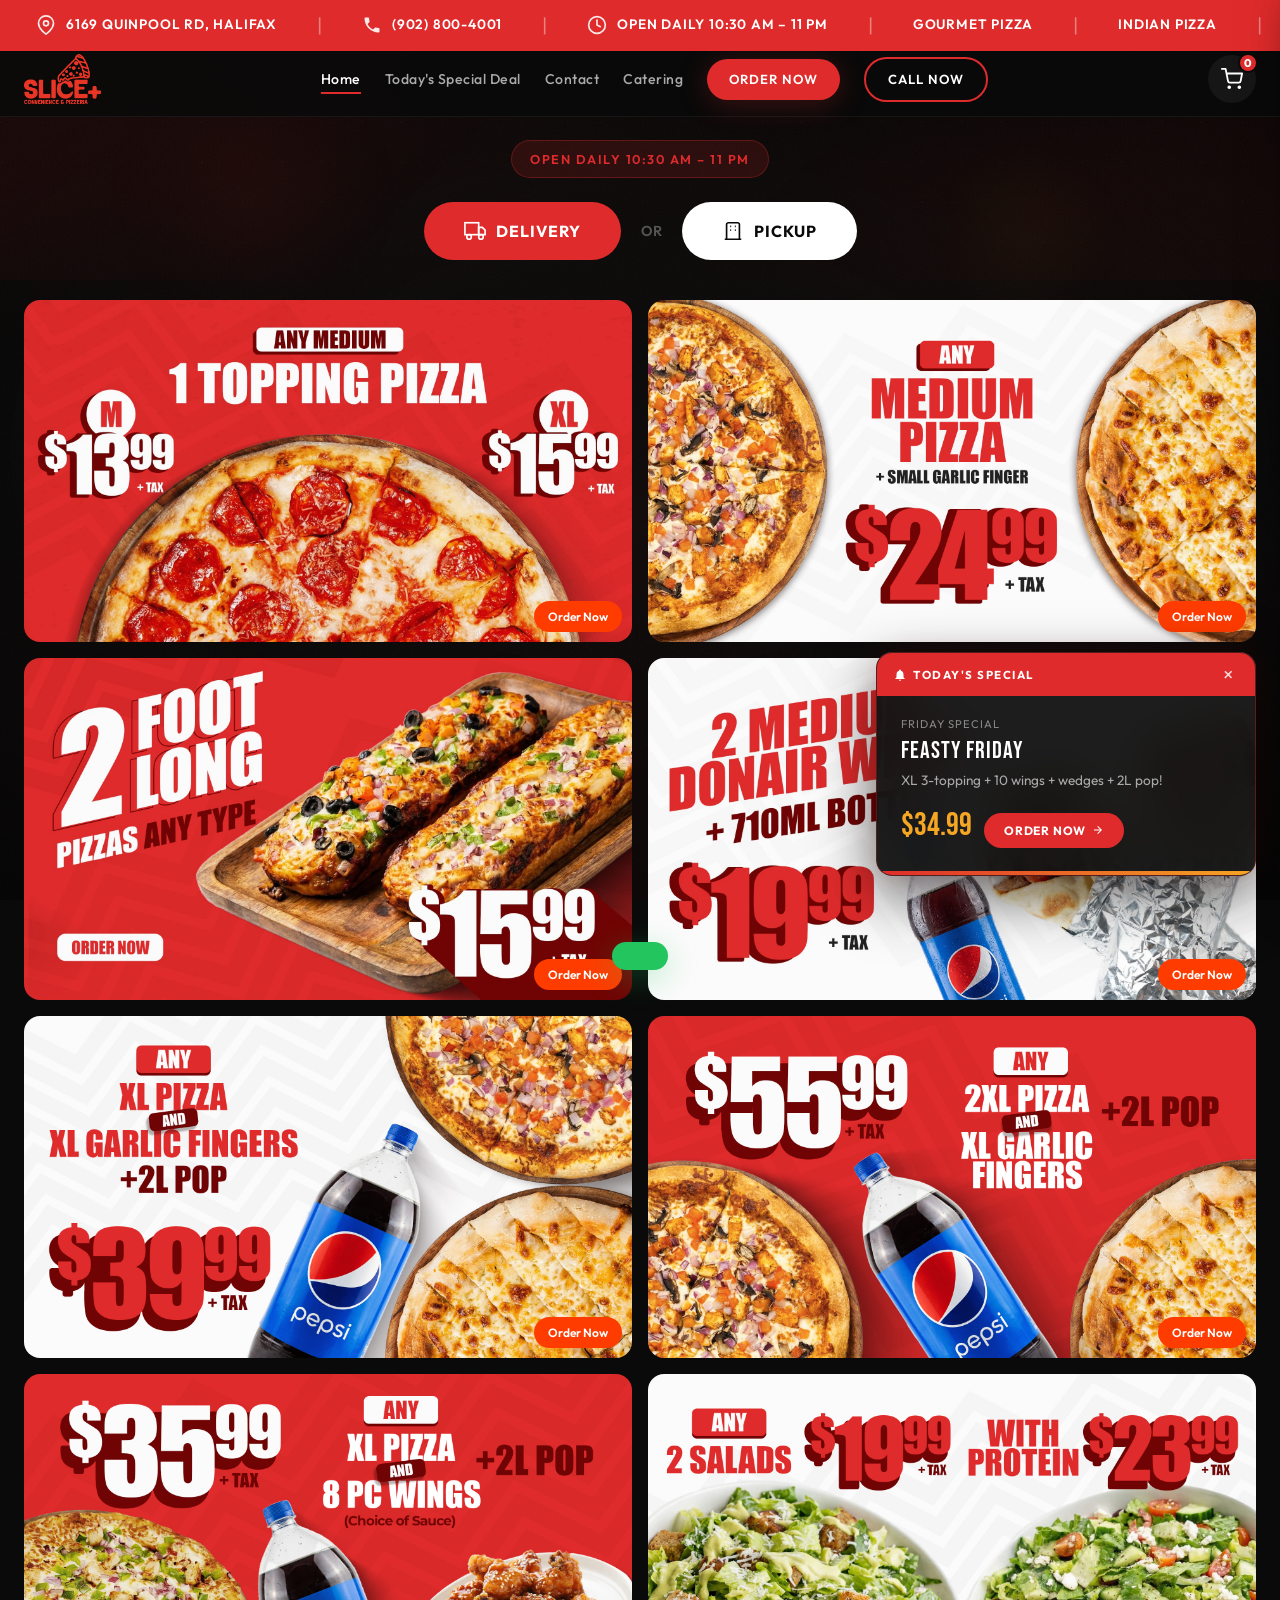
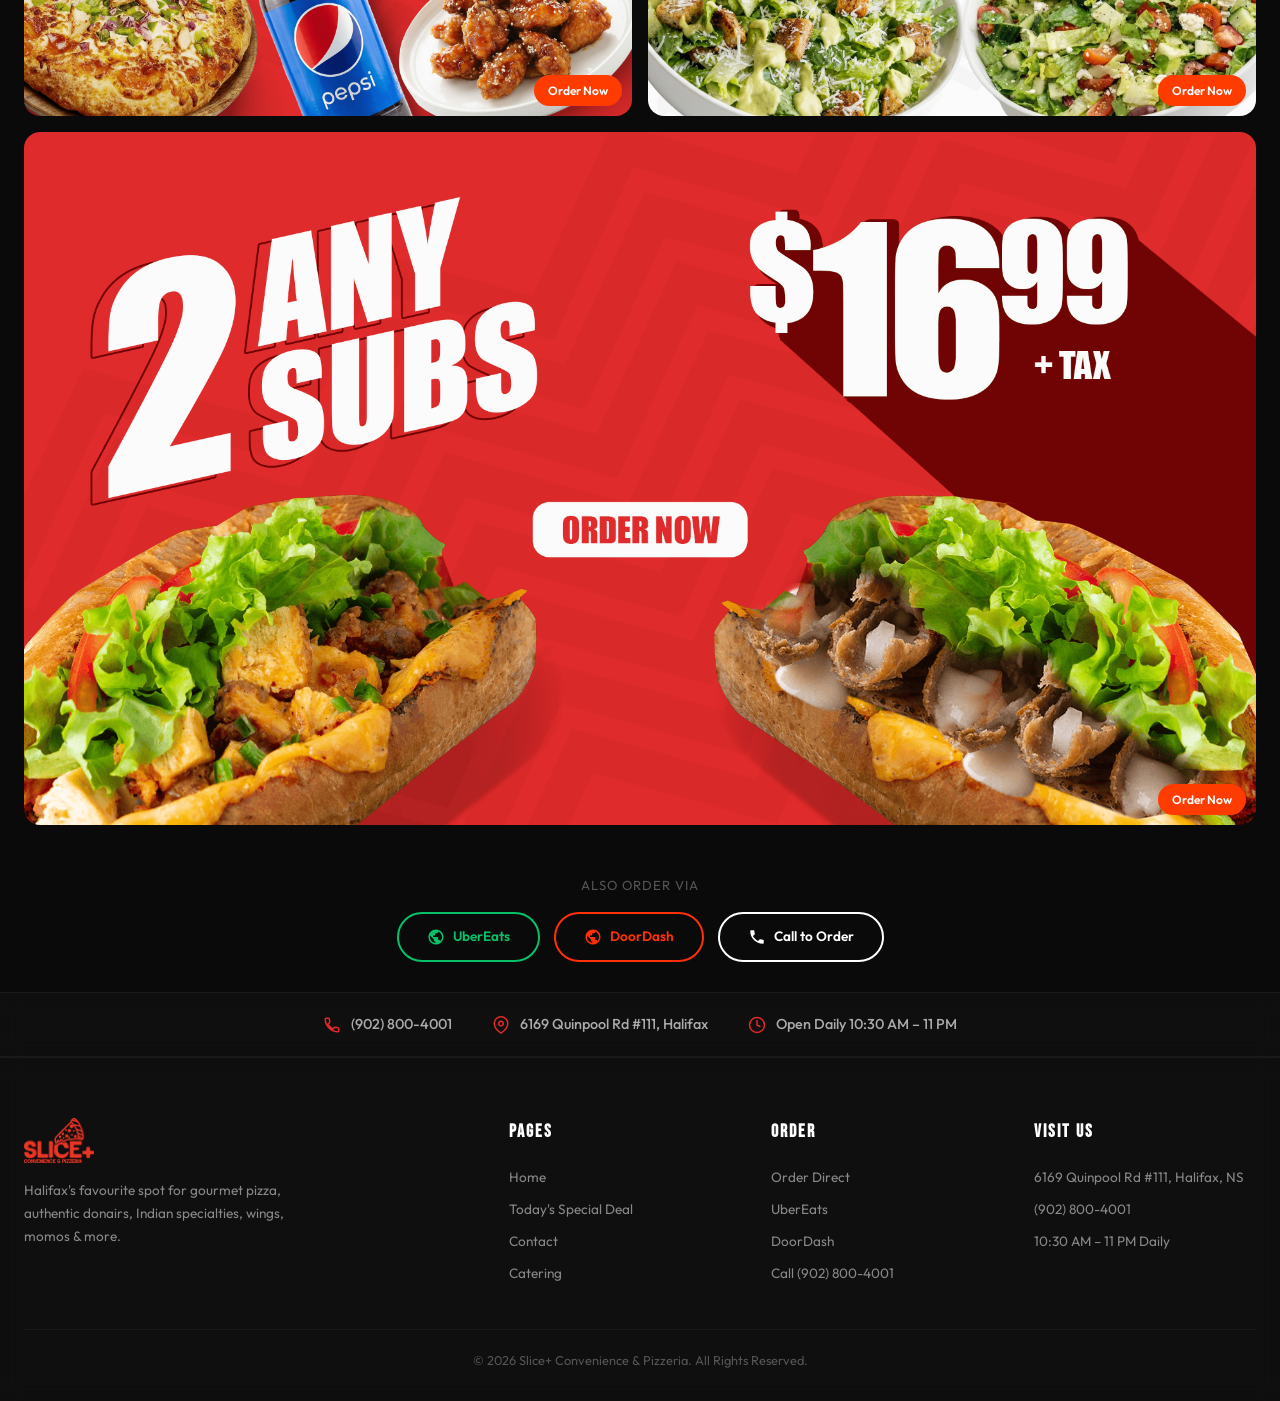
<file: index.html>
<!DOCTYPE html>
<html lang="en">

<head>
    <meta charset="UTF-8">
    <meta name="viewport" content="width=device-width, initial-scale=1.0">
    <title>Slice+ Convenience & Pizzeria | Order Online Halifax</title>
    <meta name="description"
        content="Order online from Slice+ Halifax. Gourmet pizza, donairs, Indian specialties, wings, momos & more. Pickup or delivery.">
    <link rel="preconnect" href="https://fonts.googleapis.com">
    <link rel="preconnect" href="https://fonts.gstatic.com" crossorigin>
    <link
        href="https://fonts.googleapis.com/css2?family=Bebas+Neue&family=Outfit:wght@300;400;500;600;700;800&display=swap"
        media="print" onload="this.media='all'" rel="stylesheet">
    <style>
        :root {
            --red: #df2b2b;
            --red-dark: #b91c1c;
            --black: #0a0a0a;
            --dark: #111;
            --dark2: #1a1a1a;
            --dark3: #222;
            --white: #fff;
            --gold: #f5a623;
            --green: #22c55e;
            --gray: #888;
            --gray-light: #aaa;
            --gray-dark: #555;
            --font-display: 'Bebas Neue', sans-serif;
            --font-body: 'Outfit', sans-serif;
            --radius: 16px;
            --radius-sm: 10px;
            --shadow-red: 0 4px 30px rgba(223, 43, 43, 0.25);
            --transition: 0.3s cubic-bezier(0.4, 0, 0.2, 1);
        }

        *,
        *::before,
        *::after {
            margin: 0;
            padding: 0;
            box-sizing: border-box
        }

        html {
            scroll-behavior: smooth;
            overflow-x: hidden
        }

        body {
            font-family: var(--font-body);
            background: var(--black);
            color: var(--white);
            overflow-x: hidden;
            line-height: 1.6;
            position: relative
        }

        a {
            text-decoration: none;
            color: inherit
        }

        img {
            max-width: 100%;
            display: block
        }

        button {
            cursor: pointer;
            border: none;
            font-family: var(--font-body)
        }

        /* PREMIUM BACKGROUND */
        body::before {
            content: '';
            position: fixed;
            inset: 0;
            z-index: -3;
            background:
                radial-gradient(ellipse 120% 80% at 15% 5%, rgba(223, 43, 43, .07) 0%, transparent 40%),
                radial-gradient(ellipse 100% 60% at 85% 20%, rgba(180, 30, 30, .05) 0%, transparent 35%),
                radial-gradient(ellipse 80% 80% at 50% 100%, rgba(223, 43, 43, .04) 0%, transparent 40%),
                linear-gradient(180deg, #080808 0%, #0c0a09 20%, #0a0a0a 50%, #0c0909 80%, #080808 100%)
        }

        body::after {
            content: '';
            position: fixed;
            inset: 0;
            z-index: -1;
            opacity: .035;
            pointer-events: none;
            background-image: url("data:image/svg+xml,%3Csvg viewBox='0 0 256 256' xmlns='http://www.w3.org/2000/svg'%3E%3Cfilter id='n'%3E%3CfeTurbulence type='fractalNoise' baseFrequency='0.85' numOctaves='4' stitchTiles='stitch'/%3E%3C/filter%3E%3Crect width='100%25' height='100%25' filter='url(%23n)' opacity='1'/%3E%3C/svg%3E");
            background-size: 200px 200px
        }

        .bg-bokeh {
            position: fixed;
            z-index: -2;
            pointer-events: none;
            border-radius: 50%
        }

        .bg-bokeh-1 {
            width: 300px;
            height: 300px;
            top: 5%;
            left: 8%;
            background: radial-gradient(circle, rgba(223, 43, 43, .06) 0%, rgba(223, 43, 43, .02) 40%, transparent 70%);
            animation: bk 25s ease-in-out infinite
        }

        .bg-bokeh-2 {
            width: 200px;
            height: 200px;
            top: 15%;
            right: 12%;
            background: radial-gradient(circle, rgba(245, 166, 35, .04) 0%, transparent 70%);
            animation: bk 30s ease-in-out infinite reverse
        }

        .bg-bokeh-3 {
            width: 400px;
            height: 400px;
            bottom: 20%;
            left: 50%;
            transform: translateX(-50%);
            background: radial-gradient(circle, rgba(223, 43, 43, .04) 0%, transparent 60%);
            animation: bk 35s ease-in-out infinite
        }

        @keyframes bk {

            0%,
            100% {
                transform: translate(0, 0) scale(1);
                opacity: .7
            }

            50% {
                transform: translate(-20px, 15px) scale(.9);
                opacity: .6
            }
        }

        .bg-vignette {
            position: fixed;
            inset: 0;
            z-index: -1;
            pointer-events: none;
            background: radial-gradient(ellipse 70% 60% at 50% 50%, transparent 40%, rgba(0, 0, 0, .4) 100%)
        }

        /* HEADER */
        .header {
            position: fixed;
            top: 0;
            left: 0;
            right: 0;
            z-index: 1000;
            background: rgba(10, 10, 10, .85);
            backdrop-filter: blur(20px);
            border-bottom: 1px solid rgba(255, 255, 255, .05);
            transition: var(--transition)
        }

        .header.scrolled {
            background: rgba(10, 10, 10, .95);
            box-shadow: 0 4px 30px rgba(0, 0, 0, .5)
        }

        .header-inner {
            max-width: 1300px;
            margin: 0 auto;
            padding: 12px 24px;
            display: flex;
            align-items: center;
            justify-content: space-between
        }

        .logo img {
            height: 50px
        }

        .nav {
            display: flex;
            align-items: center;
            gap: 24px
        }

        .nav a {
            font-size: .88rem;
            font-weight: 500;
            letter-spacing: .5px;
            color: var(--gray-light);
            transition: var(--transition);
            position: relative
        }

        .nav a::after {
            content: '';
            position: absolute;
            bottom: -4px;
            left: 0;
            width: 0;
            height: 2px;
            background: var(--red);
            transition: var(--transition)
        }

        .nav a:hover {
            color: var(--white)
        }

        .nav a:hover::after {
            width: 100%
        }

        .nav a.active {
            color: var(--white)
        }

        .nav a.active::after {
            width: 100%
        }

        .nav-cta {
            background: var(--red) !important;
            color: var(--white) !important;
            padding: 10px 22px !important;
            border-radius: 50px;
            font-weight: 600 !important;
            font-size: .82rem !important;
            letter-spacing: 1px !important;
            text-transform: uppercase;
            box-shadow: var(--shadow-red)
        }

        .nav-cta::after {
            display: none !important
        }

        .nav-cta:hover {
            background: var(--red-dark) !important;
            transform: translateY(-2px)
        }

        .nav-cta-call {
            background: transparent !important;
            border: 2px solid var(--red) !important;
            color: var(--white) !important;
            box-shadow: none !important
        }

        .nav-cta-call:hover {
            background: var(--red) !important
        }

        .mobile-toggle {
            display: none;
            flex-direction: column;
            gap: 5px;
            background: none;
            padding: 8px
        }

        .mobile-toggle span {
            width: 26px;
            height: 2px;
            background: var(--white);
            border-radius: 2px;
            transition: var(--transition)
        }

        .mobile-nav {
            display: none;
            position: fixed;
            top: 74px;
            left: 0;
            right: 0;
            bottom: 0;
            background: rgba(10, 10, 10, .98);
            backdrop-filter: blur(20px);
            z-index: 999;
            flex-direction: column;
            align-items: center;
            justify-content: center;
            gap: 28px
        }

        .mobile-nav.open {
            display: flex
        }

        .mobile-nav a {
            font-size: 1.3rem;
            font-weight: 500;
            color: var(--gray-light);
            transition: var(--transition)
        }

        .mobile-nav a:hover {
            color: var(--red)
        }

        .mob-btns {
            display: flex;
            flex-direction: column;
            gap: 12px;
            width: 80%;
            max-width: 300px;
            margin-top: 20px
        }

        .mob-btns a {
            display: block;
            text-align: center;
            padding: 14px;
            border-radius: 50px;
            font-weight: 700;
            font-size: .9rem;
            letter-spacing: 1px;
            text-transform: uppercase
        }

        .d-none {
            display: none !important
        }

        /* TICKER */
        .info-ticker {
            background: var(--red);
            padding: 14px 0;
            overflow: hidden;
            position: relative;
            z-index: 1
        }

        .ticker-track {
            display: flex;
            animation: ticker 45s linear infinite;
            white-space: nowrap
        }

        @keyframes ticker {
            0% {
                transform: translateX(0)
            }

            100% {
                transform: translateX(-50%)
            }
        }

        .ticker-item {
            display: inline-flex;
            align-items: center;
            gap: 10px;
            padding: 0 36px;
            font-weight: 600;
            font-size: .85rem;
            letter-spacing: .8px;
            text-transform: uppercase
        }

        .ticker-item svg {
            width: 20px;
            height: 20px;
            fill: currentColor;
            opacity: .9;
            flex-shrink: 0
        }

        .ticker-sep {
            display: inline-flex;
            align-items: center;
            padding: 0 4px;
            opacity: .4;
            font-size: 1.2rem
        }

        /* SCREENS */
        .screen {
            display: none
        }

        .screen.active {
            display: block
        }

        /* HERO */
        .hero {
            position: relative;
            padding: 160px 24px 20px;
            text-align: center;
            overflow: hidden
        }

        .hero::before {
            content: '';
            position: absolute;
            inset: 0;
            background: linear-gradient(135deg, rgba(223, 43, 43, .08) 0%, transparent 40%, transparent 60%, rgba(223, 43, 43, .04) 100%);
            pointer-events: none
        }

        .hero-pattern {
            position: absolute;
            inset: 0;
            opacity: .04;
            background-image: radial-gradient(circle at 2px 2px, rgba(255, 255, 255, .4) 1px, transparent 0);
            background-size: 40px 40px;
            pointer-events: none
        }

        .hero-content {
            position: relative;
            z-index: 2;
            max-width: 800px;
            margin: 0 auto
        }

        .hero-badge {
            display: inline-flex;
            align-items: center;
            gap: 8px;
            background: rgba(223, 43, 43, .15);
            border: 1px solid rgba(223, 43, 43, .3);
            padding: 8px 18px;
            border-radius: 50px;
            font-size: .8rem;
            font-weight: 600;
            color: var(--red);
            letter-spacing: 1.5px;
            text-transform: uppercase;
            margin-bottom: 24px;
            animation: pg 3s ease-in-out infinite
        }

        @keyframes pg {

            0%,
            100% {
                box-shadow: 0 0 0 0 rgba(223, 43, 43, .2)
            }

            50% {
                box-shadow: 0 0 25px 8px rgba(223, 43, 43, .12)
            }
        }

        .hero h1 {
            font-family: var(--font-display);
            font-size: clamp(3rem, 6vw, 5.5rem);
            line-height: .95;
            letter-spacing: 2px;
            margin-bottom: 16px
        }

        .hero h1 .hl {
            color: var(--red)
        }

        .hero-sub {
            font-size: 1.05rem;
            color: var(--gray-light);
            max-width: 500px;
            margin: 0 auto 40px;
            line-height: 1.7
        }

        .hero-buttons {
            display: flex;
            justify-content: center;
            align-items: center;
            gap: 20px;
            flex-wrap: wrap
        }

        .hero-btn {
            display: inline-flex;
            align-items: center;
            gap: 10px;
            padding: 18px 40px;
            border-radius: 60px;
            font-weight: 700;
            font-size: 1rem;
            letter-spacing: 1px;
            text-transform: uppercase;
            transition: var(--transition)
        }

        .hero-btn-del {
            background: var(--red);
            color: var(--white);
            box-shadow: 0 6px 30px var(--shadow-red)
        }

        .hero-btn-del:hover {
            background: var(--red-dark);
            transform: translateY(-3px)
        }

        .hero-btn-pick {
            background: var(--white);
            color: var(--black)
        }

        .hero-btn-pick:hover {
            transform: translateY(-3px);
            box-shadow: 0 10px 40px rgba(255, 255, 255, .15)
        }

        .hero-btn svg {
            width: 22px;
            height: 22px
        }

        .hero-or {
            color: var(--gray-dark);
            font-weight: 600;
            font-size: .9rem
        }

        .hero-info {
            margin-top: 36px;
            display: flex;
            justify-content: center;
            gap: 32px;
            flex-wrap: wrap
        }

        .hero-info a {
            display: flex;
            align-items: center;
            gap: 8px;
            color: var(--gray);
            font-size: .88rem;
            transition: var(--transition)
        }

        .hero-info a:hover {
            color: var(--white)
        }

        .hero-info a svg {
            width: 16px;
            height: 16px;
            fill: var(--red);
            flex-shrink: 0
        }

        /* 3RD PARTY ORDER STRIP */
        .third-party {
            max-width: 1300px;
            margin: 0 auto;
            padding: 30px 24px;
            text-align: center
        }

        .third-party p {
            color: var(--gray-dark);
            font-size: .82rem;
            letter-spacing: 1px;
            text-transform: uppercase;
            margin-bottom: 16px
        }

        .tp-btns {
            display: flex;
            justify-content: center;
            gap: 14px;
            flex-wrap: wrap
        }

        .tp-btn {
            display: inline-flex;
            align-items: center;
            gap: 8px;
            padding: 12px 28px;
            border-radius: 50px;
            font-weight: 600;
            font-size: .85rem;
            transition: var(--transition);
            border: 2px solid
        }

        .tp-btn-ue {
            border-color: #06C167;
            color: #06C167
        }

        .tp-btn-ue:hover {
            background: #06C167;
            color: #fff
        }

        .tp-btn-dd {
            border-color: #FF3008;
            color: #FF3008
        }

        .tp-btn-dd:hover {
            background: #FF3008;
            color: #fff
        }

        .tp-btn-call {
            border-color: var(--white);
            color: var(--white)
        }

        .tp-btn-call:hover {
            background: var(--white);
            color: var(--black)
        }

        /* DEALS BANNERS */
        .deals-section {
            max-width: 1300px;
            margin: 0 auto;
            padding: 20px 24px 20px
        }

        .deals-grid {
            display: grid;
            grid-template-columns: repeat(2, 1fr);
            gap: 16px
        }

        .deal-card {
            border-radius: var(--radius);
            overflow: hidden;
            cursor: pointer;
            transition: var(--transition);
            position: relative
        }

        .deal-card:hover {
            transform: translateY(-4px);
            box-shadow: 0 12px 40px rgba(0, 0, 0, .4)
        }

        .deal-card img {
            width: 100%;
            height: auto;
            transition: var(--transition)
        }

        .deal-card:hover img {
            transform: scale(1.03)
        }

        .deal-card-full {
            grid-column: span 2
        }

        /* INFO BAR */
        .info-bar {
            background: rgba(17, 17, 17, .8);
            backdrop-filter: blur(10px);
            border-top: 1px solid rgba(255, 255, 255, .05);
            border-bottom: 1px solid rgba(255, 255, 255, .05);
            max-width: 100%;
            padding: 20px 24px;
            display: flex;
            justify-content: center;
            gap: 40px;
            flex-wrap: wrap
        }

        .info-bar a,
        .info-bar span {
            display: flex;
            align-items: center;
            gap: 10px;
            color: var(--gray-light);
            font-size: .9rem;
            font-weight: 500;
            transition: var(--transition)
        }

        .info-bar a:hover {
            color: var(--white)
        }

        .info-bar svg {
            width: 20px;
            height: 20px;
            fill: var(--red);
            flex-shrink: 0
        }

        /* FOOTER */
        .footer {
            background: rgba(17, 17, 17, .8);
            backdrop-filter: blur(10px);
            border-top: 1px solid rgba(255, 255, 255, .05);
            padding: 60px 24px 30px;
            position: relative;
            z-index: 1
        }

        .footer-inner {
            max-width: 1300px;
            margin: 0 auto;
            display: grid;
            grid-template-columns: 2fr 1fr 1fr 1fr;
            gap: 40px
        }

        .footer-brand img {
            height: 45px;
            margin-bottom: 16px
        }

        .footer-brand p {
            color: var(--gray);
            font-size: .85rem;
            line-height: 1.7;
            max-width: 300px
        }

        .footer-col h4 {
            font-family: var(--font-display);
            font-size: 1.1rem;
            letter-spacing: 2px;
            margin-bottom: 16px
        }

        .footer-col a {
            display: block;
            color: var(--gray);
            font-size: .85rem;
            padding: 5px 0;
            transition: var(--transition)
        }

        .footer-col a:hover {
            color: var(--red);
            transform: translateX(4px)
        }

        .footer-bottom {
            max-width: 1300px;
            margin: 40px auto 0;
            padding-top: 20px;
            border-top: 1px solid rgba(255, 255, 255, .05);
            display: flex;
            justify-content: space-between;
            align-items: center;
            flex-wrap: wrap;
            gap: 12px
        }

        .footer-bottom p {
            color: var(--gray-dark);
            font-size: .8rem
        }

        /* DELIVERY FORM MODAL */
        .df-ov {
            display: none;
            position: fixed;
            inset: 0;
            z-index: 2000;
            background: rgba(0, 0, 0, .7);
            backdrop-filter: blur(8px);
            align-items: center;
            justify-content: center;
            padding: 20px
        }

        .df-ov.open {
            display: flex
        }

        .df-box {
            background: var(--dark);
            border-radius: 20px;
            max-width: 480px;
            width: 100%;
            padding: 32px;
            border: 1px solid rgba(255, 255, 255, .06);
            box-shadow: 0 24px 80px rgba(0, 0, 0, .6);
            position: relative
        }

        .df-title {
            font-family: var(--font-display);
            font-size: 2rem;
            letter-spacing: 1px;
            margin-bottom: 4px
        }

        .df-sub {
            color: var(--gray);
            font-size: .88rem;
            margin-bottom: 24px
        }

        .fg {
            margin-bottom: 14px
        }

        .fl {
            display: block;
            font-weight: 600;
            font-size: .82rem;
            color: var(--gray);
            margin-bottom: 6px;
            letter-spacing: .5px
        }

        .fi {
            width: 100%;
            padding: 14px 16px;
            background: var(--dark2);
            border: 1px solid rgba(255, 255, 255, .08);
            border-radius: var(--radius-sm);
            color: var(--white);
            font-family: var(--font-body);
            font-size: .95rem;
            transition: var(--transition)
        }

        .fi:focus {
            outline: none;
            border-color: var(--red);
            box-shadow: 0 0 0 3px rgba(223, 43, 43, .15)
        }

        .fi::placeholder {
            color: var(--gray-dark)
        }

        .fr {
            display: grid;
            grid-template-columns: 1fr 1fr;
            gap: 12px
        }

        .df-go {
            width: 100%;
            margin-top: 20px;
            padding: 16px;
            background: var(--red);
            color: var(--white);
            border-radius: 50px;
            font-weight: 700;
            font-size: 1rem;
            letter-spacing: .5px;
            transition: var(--transition);
            box-shadow: var(--shadow-red)
        }

        .df-go:hover {
            background: var(--red-dark)
        }

        .df-close {
            position: absolute;
            top: 16px;
            right: 16px;
            width: 36px;
            height: 36px;
            border-radius: 50%;
            background: rgba(255, 255, 255, .05);
            color: var(--gray);
            display: flex;
            align-items: center;
            justify-content: center;
            font-size: 1.2rem;
            transition: var(--transition)
        }

        .df-close:hover {
            background: var(--red);
            color: var(--white)
        }

        /* CATEGORY GRID (Screen 2) */
        .s2 {
            max-width: 900px;
            margin: 0 auto;
            padding: 120px 24px 120px
        }

        .s2-back {
            display: inline-flex;
            align-items: center;
            gap: 8px;
            color: var(--gray);
            font-size: .88rem;
            font-weight: 500;
            cursor: pointer;
            background: none;
            transition: var(--transition);
            margin-bottom: 20px
        }

        .s2-back:hover {
            color: var(--white)
        }

        .s2-badge {
            display: inline-block;
            background: rgba(223, 43, 43, .12);
            color: var(--red);
            padding: 6px 16px;
            border-radius: 50px;
            font-size: .78rem;
            font-weight: 600;
            letter-spacing: 1px;
            text-transform: uppercase;
            margin-bottom: 20px
        }

        .s2-title {
            font-family: var(--font-display);
            font-size: 2.5rem;
            letter-spacing: 2px;
            text-align: center;
            margin-bottom: 8px
        }

        .s2-sub {
            color: var(--gray);
            text-align: center;
            font-size: .95rem;
            margin-bottom: 32px
        }

        .cat-grid {
            display: grid;
            grid-template-columns: repeat(auto-fill, minmax(200px, 1fr));
            gap: 16px
        }

        .cat-card {
            background: rgba(17, 17, 17, .6);
            border-radius: var(--radius);
            overflow: hidden;
            border: 1px solid rgba(255, 255, 255, .04);
            cursor: pointer;
            transition: var(--transition)
        }

        .cat-card:hover {
            border-color: rgba(223, 43, 43, .3);
            transform: translateY(-4px);
            box-shadow: 0 12px 40px rgba(0, 0, 0, .4)
        }

        .cat-card-img {
            width: 100%;
            height: 150px;
            object-fit: cover;
            background: var(--dark2)
        }

        .cat-card-ph {
            width: 100%;
            height: 150px;
            background: linear-gradient(135deg, var(--dark2), var(--dark3))
        }

        .cat-card-body {
            padding: 14px
        }

        .cat-card-name {
            font-weight: 700;
            font-size: .95rem
        }

        .cat-card-count {
            font-size: .75rem;
            color: var(--gray);
            margin-top: 2px
        }

        /* CATEGORY ITEMS (Screen 3) */
        .s3 {
            max-width: 1200px;
            margin: 0 auto;
            padding: 100px 24px 120px
        }

        .s3-back {
            display: inline-flex;
            align-items: center;
            gap: 8px;
            color: var(--gray);
            font-size: .88rem;
            font-weight: 500;
            cursor: pointer;
            background: none;
            transition: var(--transition);
            margin-bottom: 24px
        }

        .s3-back:hover {
            color: var(--white)
        }

        .s3-title {
            font-family: var(--font-display);
            font-size: 2rem;
            letter-spacing: 1px;
            margin-bottom: 4px;
            display: flex;
            align-items: center;
            gap: 12px
        }

        .s3-count {
            font-size: .75rem;
            font-weight: 600;
            color: var(--gray);
            background: rgba(255, 255, 255, .05);
            padding: 4px 10px;
            border-radius: 20px;
            font-family: var(--font-body);
            text-transform: none;
            letter-spacing: 0
        }

        .items-grid {
            display: grid;
            grid-template-columns: repeat(auto-fill, minmax(300px, 1fr));
            gap: 16px;
            margin-top: 20px
        }

        .item-card {
            background: rgba(17, 17, 17, .6);
            border-radius: var(--radius);
            overflow: hidden;
            border: 1px solid rgba(255, 255, 255, .04);
            transition: var(--transition);
            cursor: pointer;
            display: flex;
            height: 140px
        }

        .item-card:hover {
            border-color: rgba(223, 43, 43, .2);
            transform: translateY(-2px);
            box-shadow: 0 8px 32px rgba(0, 0, 0, .3)
        }

        .item-card.out {
            opacity: .5;
            pointer-events: none
        }

        .itm-img {
            width: 140px;
            min-width: 140px;
            height: 100%;
            object-fit: cover;
            background: var(--dark2)
        }

        .itm-img.hid {
            display: none
        }

        .item-card:has(.hid) {
            height: auto;
            min-height: 120px
        }

        .item-card:has(.hid) .itm-info {
            padding: 18px 20px
        }

        .itm-info {
            flex: 1;
            padding: 16px;
            display: flex;
            flex-direction: column;
            justify-content: space-between;
            min-width: 0
        }

        .itm-name {
            font-weight: 700;
            font-size: .95rem;
            line-height: 1.3;
            display: -webkit-box;
            -webkit-line-clamp: 2;
            -webkit-box-orient: vertical;
            overflow: hidden
        }

        .itm-desc {
            font-size: .78rem;
            color: var(--gray);
            line-height: 1.4;
            display: -webkit-box;
            -webkit-line-clamp: 2;
            -webkit-box-orient: vertical;
            overflow: hidden;
            margin-top: 4px
        }

        .itm-bot {
            display: flex;
            align-items: center;
            justify-content: space-between;
            margin-top: auto
        }

        .itm-price {
            font-family: var(--font-display);
            font-size: 1.2rem;
            color: var(--green);
            letter-spacing: .5px
        }

        .itm-add {
            width: 34px;
            height: 34px;
            border-radius: 50%;
            background: var(--red);
            color: var(--white);
            display: flex;
            align-items: center;
            justify-content: center;
            transition: var(--transition);
            flex-shrink: 0
        }

        .itm-add:hover {
            background: var(--red-dark);
            transform: scale(1.1)
        }

        /* ITEM MODAL */
        .mo {
            display: none;
            position: fixed;
            inset: 0;
            z-index: 2000;
            background: rgba(0, 0, 0, .7);
            backdrop-filter: blur(8px);
            align-items: center;
            justify-content: center;
            padding: 20px
        }

        .mo.open {
            display: flex
        }

        .mo-box {
            background: var(--dark);
            border-radius: 20px;
            max-width: 520px;
            width: 100%;
            max-height: 85vh;
            overflow-y: auto;
            border: 1px solid rgba(255, 255, 255, .06);
            box-shadow: 0 24px 80px rgba(0, 0, 0, .6)
        }

        .mo-box::-webkit-scrollbar {
            width: 4px
        }

        .mo-box::-webkit-scrollbar-thumb {
            background: var(--gray-dark);
            border-radius: 4px
        }

        .mo-img {
            width: 100%;
            height: 240px;
            object-fit: cover;
            background: var(--dark2)
        }

        .mo-img.hid {
            display: none
        }

        .mo-body {
            padding: 24px
        }

        .mo-x {
            position: fixed;
            top: 10%;
            right: 35%;
            width: 36px;
            height: 36px;
            border-radius: 50%;
            background: rgba(0, 0, 0, .6);
            color: var(--white);
            display: flex;
            align-items: center;
            justify-content: center;
            transition: var(--transition);
            z-index: 10
        }

        .mo-x:hover {
            background: var(--red)
        }

        .mo-name {
            font-family: var(--font-display);
            font-size: 1.8rem;
            letter-spacing: 1px
        }

        .mo-desc {
            color: var(--gray);
            font-size: .9rem;
            margin-top: 8px;
            line-height: 1.5
        }

        .mo-price {
            font-family: var(--font-display);
            font-size: 1.5rem;
            color: var(--green);
            margin-top: 12px
        }

        .mg {
            margin-top: 20px;
            padding-top: 16px;
            border-top: 1px solid rgba(255, 255, 255, .06)
        }

        .mg-t {
            font-weight: 700;
            font-size: .9rem;
            margin-bottom: 4px
        }

        .mg-h {
            font-size: .75rem;
            color: var(--gray);
            margin-bottom: 10px
        }

        .mg-o {
            display: flex;
            align-items: center;
            justify-content: space-between;
            padding: 10px 14px;
            border-radius: var(--radius-sm);
            cursor: pointer;
            transition: var(--transition);
            margin-bottom: 4px
        }

        .mg-o:hover {
            background: rgba(255, 255, 255, .03)
        }

        .mg-o.sel {
            background: rgba(223, 43, 43, .1);
            border: 1px solid rgba(223, 43, 43, .25)
        }

        .mg-ol {
            display: flex;
            align-items: center;
            gap: 10px
        }

        .mg-cb {
            width: 20px;
            height: 20px;
            border-radius: 4px;
            border: 2px solid var(--gray-dark);
            display: flex;
            align-items: center;
            justify-content: center;
            transition: var(--transition);
            flex-shrink: 0
        }

        .mg-o.sel .mg-cb {
            background: var(--red);
            border-color: var(--red)
        }

        .si {
            margin-top: 20px;
            padding-top: 16px;
            border-top: 1px solid rgba(255, 255, 255, .06)
        }

        .si label {
            font-weight: 700;
            font-size: .9rem;
            display: block;
            margin-bottom: 8px
        }

        .si textarea {
            width: 100%;
            background: var(--dark2);
            border: 1px solid rgba(255, 255, 255, .08);
            border-radius: var(--radius-sm);
            color: var(--white);
            padding: 12px;
            font-family: var(--font-body);
            font-size: .85rem;
            resize: vertical;
            min-height: 70px;
            transition: var(--transition)
        }

        .si textarea:focus {
            outline: none;
            border-color: var(--red)
        }

        .mo-ft {
            display: flex;
            align-items: center;
            gap: 16px;
            margin-top: 24px
        }

        .qc {
            display: flex;
            align-items: center;
            background: rgba(255, 255, 255, .05);
            border-radius: 50px
        }

        .qb {
            width: 40px;
            height: 40px;
            background: transparent;
            color: var(--white);
            font-size: 1.2rem;
            font-weight: 700;
            display: flex;
            align-items: center;
            justify-content: center;
            transition: var(--transition)
        }

        .qb:hover {
            background: rgba(255, 255, 255, .08)
        }

        .qv {
            width: 36px;
            text-align: center;
            font-weight: 700;
            font-size: .95rem
        }

        .atc {
            flex: 1;
            background: var(--red);
            color: var(--white);
            padding: 12px 24px;
            border-radius: 50px;
            font-weight: 700;
            font-size: .95rem;
            transition: var(--transition);
            display: flex;
            align-items: center;
            justify-content: center;
            gap: 8px;
            box-shadow: var(--shadow-red)
        }

        .atc:hover {
            background: var(--red-dark)
        }

        /* CART SIDEBAR */
        .cart-ov {
            display: none;
            position: fixed;
            inset: 0;
            background: rgba(0, 0, 0, .5);
            z-index: 1400
        }

        .cart-ov.open {
            display: block
        }

        .cart-sb {
            position: fixed;
            top: 0;
            right: -440px;
            width: 420px;
            height: 100vh;
            background: var(--dark);
            z-index: 1500;
            border-left: 1px solid rgba(255, 255, 255, .06);
            transition: right .4s cubic-bezier(.4, 0, .2, 1);
            display: flex;
            flex-direction: column;
            box-shadow: -8px 0 40px rgba(0, 0, 0, .5)
        }

        .cart-sb.open {
            right: 0
        }

        .cart-h {
            padding: 20px 24px;
            border-bottom: 1px solid rgba(255, 255, 255, .06);
            display: flex;
            align-items: center;
            justify-content: space-between
        }

        .cart-h h3 {
            font-family: var(--font-display);
            font-size: 1.4rem;
            letter-spacing: 1px
        }

        .cart-close {
            width: 36px;
            height: 36px;
            border-radius: 50%;
            background: rgba(255, 255, 255, .05);
            color: var(--gray);
            display: flex;
            align-items: center;
            justify-content: center;
            transition: var(--transition)
        }

        .cart-close:hover {
            background: var(--red);
            color: var(--white)
        }

        .cart-body {
            flex: 1;
            overflow-y: auto;
            padding: 16px 24px
        }

        .cart-empty {
            text-align: center;
            color: var(--gray);
            padding: 60px 20px
        }

        .ci {
            display: flex;
            gap: 12px;
            padding: 14px 0;
            border-bottom: 1px solid rgba(255, 255, 255, .05)
        }

        .ci-info {
            flex: 1
        }

        .ci-name {
            font-weight: 600;
            font-size: .9rem
        }

        .ci-mods {
            font-size: .75rem;
            color: var(--gray);
            margin-top: 2px
        }

        .ci-notes {
            font-size: .72rem;
            color: var(--gold);
            font-style: italic;
            margin-top: 2px
        }

        .ci-bot {
            display: flex;
            align-items: center;
            justify-content: space-between;
            margin-top: 8px
        }

        .ci-price {
            font-weight: 700;
            font-size: .9rem;
            color: var(--green)
        }

        .ci-rm {
            color: white;
            font-size: .72rem;
            background: none;
            transition: var(--transition);
            margin-top: 4px
        }

        .ci-rm:hover {
            color: var(--red)
        }

        .ci-qty {
            display: flex;
            align-items: center;
            background: rgba(255, 255, 255, .05);
            border-radius: 50px
        }

        .ci-qty button {
            width: 28px;
            height: 28px;
            background: transparent;
            color: var(--white);
            font-size: .85rem;
            font-weight: 700;
            display: flex;
            align-items: center;
            justify-content: center;
            border-radius: 50%;
            transition: var(--transition)
        }

        .ci-qty button:hover {
            background: rgba(255, 255, 255, .1)
        }

        .ci-qty span {
            width: 28px;
            text-align: center;
            font-weight: 700;
            font-size: .82rem
        }

        .cart-ft {
            padding: 20px 24px;
            border-top: 1px solid rgba(255, 255, 255, .06);
            background: rgba(17, 17, 17, .8)
        }

        .cl {
            display: flex;
            justify-content: space-between;
            font-size: .88rem;
            margin-bottom: 8px;
            color: var(--gray)
        }

        .cl.tot {
            font-size: 1.1rem;
            font-weight: 800;
            color: var(--white);
            margin-top: 12px;
            padding-top: 12px;
            border-top: 1px solid rgba(255, 255, 255, .08)
        }

        .cl.tot span:last-child {
            color: var(--green)
        }

        .co-btn {
            width: 100%;
            margin-top: 16px;
            background: var(--red);
            color: var(--white);
            padding: 16px;
            border-radius: 50px;
            font-weight: 700;
            font-size: 1rem;
            transition: var(--transition);
            box-shadow: var(--shadow-red);
            letter-spacing: .5px
        }

        .co-btn:hover {
            background: var(--red-dark)
        }

        /* UPSELL */
        .ups-ov {
            display: none;
            position: fixed;
            inset: 0;
            z-index: 2500;
            background: rgba(0, 0, 0, .7);
            backdrop-filter: blur(8px);
            align-items: center;
            justify-content: center;
            padding: 20px
        }

        .ups-ov.open {
            display: flex
        }

        .ups-box {
            background: var(--dark);
            border-radius: 20px;
            max-width: 480px;
            width: 100%;
            max-height: 80vh;
            overflow-y: auto;
            border: 1px solid rgba(255, 255, 255, .06);
            box-shadow: 0 24px 80px rgba(0, 0, 0, .6);
            padding: 28px
        }

        .ups-t {
            font-family: var(--font-display);
            font-size: 1.6rem;
            letter-spacing: 1px;
            margin-bottom: 4px
        }

        .ups-s {
            color: var(--gray);
            font-size: .85rem;
            margin-bottom: 20px
        }

        .ups-i {
            display: flex;
            gap: 14px;
            padding: 14px;
            border-radius: var(--radius);
            background: rgba(255, 255, 255, .02);
            border: 1px solid rgba(255, 255, 255, .04);
            margin-bottom: 10px;
            transition: var(--transition)
        }

        .ups-i:hover {
            border-color: rgba(223, 43, 43, .2)
        }

        .ups-img {
            width: 80px;
            height: 80px;
            border-radius: var(--radius-sm);
            object-fit: cover;
            background: var(--dark2);
            flex-shrink: 0
        }

        .ups-img.hid {
            display: none
        }

        .ups-inf {
            flex: 1;
            display: flex;
            flex-direction: column;
            justify-content: center
        }

        .ups-n {
            font-weight: 600;
            font-size: .9rem
        }

        .ups-p {
            color: var(--green);
            font-weight: 700;
            font-size: .88rem;
            margin-top: 4px
        }

        .ups-add {
            padding: 8px 16px;
            background: var(--red);
            color: var(--white);
            border-radius: 50px;
            font-size: .78rem;
            font-weight: 600;
            transition: var(--transition);
            white-space: nowrap;
            align-self: center
        }

        .ups-add:hover {
            background: var(--red-dark)
        }

        .ups-skip {
            width: 100%;
            margin-top: 16px;
            padding: 14px;
            background: rgba(255, 255, 255, .05);
            color: var(--gray-light);
            border-radius: 50px;
            font-weight: 600;
            font-size: .9rem;
            transition: var(--transition);
            text-align: center
        }

        .ups-skip:hover {
            background: rgba(255, 255, 255, .1);
            color: var(--white)
        }

        /* CHECKOUT */
        .chk-ov {
            position: fixed;
            inset: 0;

            background: var(--black);
            overflow-y: auto;
            opacity: 0;
            visibility: hidden;
            pointer-events: none;
            transition: opacity .25s ease, visibility 0s linear .25s
        }

        .chk-ov.open {
            z-index: 3600;
            opacity: 1;
            visibility: visible;
            pointer-events: auto;
            transition: opacity .25s ease
        }

        .chk-w {
            max-width: 600px;
            margin: 0 auto;
            padding: 24px;
            min-height: 100vh
        }

        .chk-hdr {
            display: flex;
            align-items: center;
            gap: 16px;
            margin-bottom: 32px;
            padding-bottom: 16px;
            border-bottom: 1px solid rgba(255, 255, 255, .06)
        }

        .chk-back {
            width: 40px;
            height: 40px;
            border-radius: 50%;
            background: rgba(255, 255, 255, .05);
            color: var(--white);
            display: flex;
            align-items: center;
            justify-content: center;
            transition: var(--transition)
        }

        .chk-back:hover {
            background: var(--red)
        }

        .chk-hdr h2 {
            font-family: var(--font-display);
            font-size: 1.6rem;
            letter-spacing: 1px
        }

        .chk-steps {
            display: flex;
            gap: 8px;
            margin-bottom: 32px
        }

        .sd {
            flex: 1;
            height: 4px;
            border-radius: 4px;
            background: rgba(255, 255, 255, .05);
            transition: var(--transition)
        }

        .sd.on {
            background: var(--red)
        }

        .sd.ok {
            background: var(--green)
        }

        .os {
            background: rgba(17, 17, 17, .6);
            border-radius: var(--radius);
            padding: 20px;
            margin-bottom: 24px;
            border: 1px solid rgba(255, 255, 255, .04)
        }

        .os h4 {
            font-size: .8rem;
            font-weight: 700;
            color: var(--gray);
            margin-bottom: 12px;
            text-transform: uppercase;
            letter-spacing: 1.5px
        }

        .si2 {
            display: flex;
            justify-content: space-between;
            padding: 6px 0;
            font-size: .88rem
        }

        .si2.tot {
            border-top: 1px solid rgba(255, 255, 255, .08);
            margin-top: 8px;
            padding-top: 12px;
            font-weight: 800;
            font-size: 1.05rem
        }

        .si2.tot span:last-child {
            color: var(--green)
        }

        .ps {
            background: rgba(17, 17, 17, .6);
            border-radius: var(--radius);
            padding: 24px;
            margin-bottom: 24px;
            border: 1px solid rgba(255, 255, 255, .04)
        }

        .ps h4 {
            font-size: .8rem;
            font-weight: 700;
            color: var(--gray);
            margin-bottom: 16px;
            text-transform: uppercase;
            letter-spacing: 1.5px
        }

        #card-number,
        #card-date,
        #card-cvv,
        #card-zip {
            padding: 14px 16px;
            background: var(--dark2);
            border: 1px solid rgba(255, 255, 255, .08);
            border-radius: var(--radius-sm);
            min-height: 48px
        }

        .cr {
            display: grid;
            grid-template-columns: 1fr 1fr 1fr;
            gap: 12px;
            margin-top: 12px
        }

        .clbl {
            font-size: .78rem;
            color: var(--gray);
            margin-bottom: 6px;
            display: block
        }

        .pay-btn {
            width: 100%;
            padding: 18px;
            background: var(--red);
            color: var(--white);
            border-radius: 50px;
            font-weight: 700;
            font-size: 1.05rem;
            transition: var(--transition);
            box-shadow: var(--shadow-red);
            display: flex;
            align-items: center;
            justify-content: center;
            gap: 8px;
            letter-spacing: .5px
        }

        .pay-btn:hover {
            background: var(--red-dark)
        }

        .pay-btn:disabled {
            opacity: .5;
            pointer-events: none
        }

        .pay-btn .psp {
            width: 20px;
            height: 20px;
            border: 2px solid rgba(255, 255, 255, .3);
            border-top-color: white;
            border-radius: 50%;
            animation: spin .8s linear infinite;
            display: none
        }

        .pay-btn.ld .psp {
            display: block
        }

        .pay-btn.ld .pt {
            display: none
        }

        .chk-err {
            background: rgba(239, 68, 68, .1);
            border: 1px solid rgba(239, 68, 68, .3);
            border-radius: var(--radius-sm);
            padding: 14px 18px;
            color: #ef4444;
            font-size: .88rem;
            margin-bottom: 16px;
            display: none
        }

        .chk-err.show {
            display: block
        }

        .sbadge {
            display: flex;
            align-items: center;
            justify-content: center;
            gap: 6px;
            color: var(--gray);
            font-size: .75rem;
            margin-top: 12px
        }

        .conf {
            text-align: center;
            padding: 40px 20px
        }

        .conf-ic {
            width: 80px;
            height: 80px;
            border-radius: 50%;
            background: rgba(34, 197, 94, .15);
            display: flex;
            align-items: center;
            justify-content: center;
            margin: 0 auto 24px
        }

        .conf-ic svg {
            width: 40px;
            height: 40px;
            color: var(--green)
        }

        .conf-t {
            font-family: var(--font-display);
            font-size: 2rem;
            letter-spacing: 1px;
            margin-bottom: 8px
        }

        .conf-s {
            color: var(--gray);
            margin-bottom: 32px
        }

        .conf-d {
            background: rgba(17, 17, 17, .6);
            border-radius: var(--radius);
            padding: 24px;
            text-align: left;
            margin-bottom: 24px
        }

        .conf-r {
            display: flex;
            justify-content: space-between;
            padding: 8px 0;
            font-size: .9rem;
            border-bottom: 1px solid rgba(255, 255, 255, .05)
        }

        .conf-r:last-child {
            border: none
        }

        .conf-r span:first-child {
            color: var(--gray)
        }

        .conf-r span:last-child {
            font-weight: 600
        }

        .neo-btn {
            background: rgba(255, 255, 255, .05);
            color: var(--white);
            padding: 14px 32px;
            border-radius: 50px;
            font-weight: 600;
            font-size: .95rem;
            transition: var(--transition)
        }

        .neo-btn:hover {
            background: rgba(255, 255, 255, .1)
        }

        /* TODAY'S DEAL ALERT */
        .deal-alert {
            position: fixed;
            bottom: 24px;
            right: 24px;
            z-index: 9999;
            max-width: 380px;
            width: calc(100% - 48px);
            background: rgba(17, 17, 17, .95);
            backdrop-filter: blur(20px);
            border: 1px solid rgba(223, 43, 43, .3);
            border-radius: 16px;
            overflow: hidden;
            box-shadow: 0 20px 60px rgba(0, 0, 0, .6), 0 0 30px rgba(223, 43, 43, .1);
            transform: translateY(120%);
            opacity: 0;
            transition: transform .5s cubic-bezier(.34, 1.56, .64, 1), opacity .4s ease;
            pointer-events: none
        }

        .deal-alert.show {
            transform: translateY(0);
            opacity: 1;
            pointer-events: all
        }

        .deal-alert-top {
            background: var(--red);
            padding: 10px 16px;
            display: flex;
            align-items: center;
            justify-content: space-between
        }

        .deal-alert-label {
            font-size: .72rem;
            font-weight: 700;
            letter-spacing: 1.5px;
            text-transform: uppercase;
            display: flex;
            align-items: center;
            gap: 6px;
            color: var(--white)
        }

        .deal-alert-label svg {
            width: 14px;
            height: 14px;
            fill: var(--white);
            animation: da-ring 1.5s ease-in-out infinite
        }

        @keyframes da-ring {
            0% {
                transform: rotate(0)
            }

            20% {
                transform: rotate(15deg)
            }

            40% {
                transform: rotate(-10deg)
            }

            60% {
                transform: rotate(5deg)
            }

            80% {
                transform: rotate(-5deg)
            }

            100% {
                transform: rotate(0)
            }
        }

        .deal-alert-close {
            background: none;
            color: var(--white);
            font-size: 1.2rem;
            padding: 2px 6px;
            border-radius: 50%;
            transition: .3s;
            line-height: 1;
            opacity: .8;
            border: none
        }

        .deal-alert-close:hover {
            opacity: 1;
            background: rgba(255, 255, 255, .15)
        }

        .deal-alert-body {
            padding: 20px 24px;
            cursor: pointer;
            transition: .3s;
            display: block;
            color: var(--white)
        }

        .deal-alert-body:hover {
            background: rgba(223, 43, 43, .05)
        }

        .deal-alert-day {
            font-size: .7rem;
            color: var(--gray);
            text-transform: uppercase;
            letter-spacing: 1px;
            margin-bottom: 4px
        }

        .deal-alert-name {
            font-family: var(--font-display);
            font-size: 1.5rem;
            letter-spacing: 1px;
            line-height: 1.1;
            margin-bottom: 6px
        }

        .deal-alert-desc {
            font-size: .85rem;
            color: var(--gray-light);
            margin-bottom: 10px;
            line-height: 1.4
        }

        .deal-alert-price {
            font-family: var(--font-display);
            font-size: 2rem;
            color: var(--gold);
            display: inline-block;
            margin-right: 12px
        }

        .deal-alert-cta {
            display: inline-flex;
            align-items: center;
            gap: 6px;
            background: var(--red);
            color: var(--white);
            padding: 8px 20px;
            border-radius: 50px;
            font-size: .75rem;
            font-weight: 700;
            letter-spacing: .8px;
            text-transform: uppercase;
            transition: .3s
        }

        .deal-alert-cta:hover {
            background: var(--red-dark)
        }

        .deal-alert-cta svg {
            width: 12px;
            height: 12px;
            fill: var(--white)
        }

        .deal-alert-progress {
            position: relative;
            width: 100%;
            height: 4px;
            background: rgba(255, 255, 255, .08);
            overflow: hidden
        }

        .deal-alert-progress-bar {
            height: 100%;
            background: linear-gradient(90deg, var(--red), var(--gold));
            width: 100%
        }

        @keyframes progressShrink {
            0% {
                width: 100%
            }

            100% {
                width: 0
            }
        }

        .toast {
            position: fixed;
            bottom: 30px;
            left: 50%;
            transform: translateX(-50%) translateY(100px);
            background: var(--green);
            color: var(--white);
            padding: 14px 28px;
            border-radius: 50px;
            font-weight: 600;
            font-size: .9rem;
            z-index: 9998;
            transition: transform .4s cubic-bezier(.34, 1.56, .64, 1);
            box-shadow: 0 8px 32px rgba(34, 197, 94, .3)
        }

        .toast.show {
            transform: translateX(-50%) translateY(0)
        }

        @keyframes spin {
            to {
                transform: rotate(360deg)
            }
        }

        @keyframes fadeUp {
            from {
                opacity: 0;
                transform: translateY(30px)
            }

            to {
                opacity: 1;
                transform: translateY(0)
            }
        }

        .cat-card,
        .item-card,
        .deal-card {
            animation: fadeUp .5s ease both
        }

        .reveal {
            opacity: 0;
            transform: translateY(40px);
            transition: opacity .8s ease, transform .8s ease
        }

        .reveal.visible {
            opacity: 1;
            transform: translateY(0)
        }

        .section-header {
            display: none !important;
            padding-bottom: 10px;
        }

        .justify-content-center {
            /* display: flex !important; */
            justify-content: center !important;
        }

        @media(max-width:1024px) {
            .nav {
                display: none
            }

            .mobile-toggle {
                display: flex
            }

            .deals-grid {
                grid-template-columns: repeat(2, 1fr)
            }

            .footer-inner {
                grid-template-columns: 1fr 1fr
            }
        }

        @media(max-width:768px) {
            .hero {
                padding: 100px 16px 10px
            }

            .hero h1 {
                font-size: 3rem
            }

            .hero-buttons {
                flex-direction: row;
                gap: 12px
            }

            .d-xs-none {
                display: none
            }

            .hero-btn {
                /* width: 100%; */
                justify-content: center;
                display: inline-flex;
                align-items: center;
                gap: 10px;
                padding: 10px 20px;
                border-radius: 60px;
                font-weight: 700;
                font-size: 0.8rem;
                letter-spacing: 1px;
                text-transform: uppercase;
                transition: var(--transition);
            }

            .hero-or {
                display: none
            }

            .deals-grid {
                grid-template-columns: 1fr
            }

            .deal-card-full {
                grid-column: span 1
            }

            .items-grid {
                grid-template-columns: 1fr
            }

            .item-card {
                height: 120px
            }

            .itm-img {
                width: 120px;
                min-width: 120px
            }

            .cat-grid {
                grid-template-columns: repeat(2, 1fr);
                gap: 10px
            }

            .cat-card-img,
            .cat-card-ph {
                /*height: 10px*/
            }

            .cart-sb {
                width: 100%;
                right: -100%
            }

            .mo-box,
            .ups-box {
                max-width: 100%;
                border-radius: 20px 20px 0 0;
                max-height: 90vh
            }

            .mo,
            .ups-ov {
                align-items: flex-end;
                padding: 0
            }

            .footer-inner {
                grid-template-columns: 1fr
            }

            .footer-bottom {
                flex-direction: column;
                text-align: center
            }

            .info-bar {
                flex-direction: column;
                gap: 12px;
                align-items: center
            }

            .chk-w {
                padding: 16px
            }

            .fr,
            .cr {
                grid-template-columns: 1fr
            }

            .hero-info {
                flex-direction: column;
                gap: 12px;
                align-items: center
            }

            .tp-btns {
                flex-direction: column;
                align-items: center
            }

            .third-party {
                padding: 20px 24px
            }

            .deal-alert {
                right: 12px;
                max-width: none;
                bottom: 12px;
                width: calc(100% - 24px)
            }

            .section-header {
                display: block !important;
                padding-bottom: 10px;
            }

            .justify-content-center {
                display: flex !important;
                justify-content: center !important;
            }

            .deals-section {
                padding: 10px 16px 20px;
            }

            .mo-x {
                position: fixed;
                top: 12%;
                background: rgba(230, 18, 18, 0.6);
                right: 5%;
            }
        }

        .tb {
            flex: 1;
            min-width: 55px;
            padding: 12px 8px;
            background: rgba(255, 255, 255, .04);
            border: 2px solid rgba(255, 255, 255, .08);
            border-radius: 12px;
            color: #aaa;
            font-weight: 700;
            font-size: .85rem;
            text-align: center;
            transition: all .3s;
            cursor: pointer
        }

        .tb:hover {
            border-color: rgba(245, 166, 35, .3);
            color: #fff
        }

        .tb.act {
            border-color: #f5a623;
            color: #f5a623;
            background: rgba(245, 166, 35, .1)
        }

        .tp {
            display: block;
            font-size: .95rem;
            margin-bottom: 2px
        }

        .ta {
            display: block;
            font-size: .7rem;
            color: #888;
            font-weight: 500
        }

        .tb.act .ta {
            color: #f5a623
        }

        .footer-bottom {
            display: flex !important;
            justify-content: center !important;
        }

        .deal-card {
            position: relative;
            overflow: hidden;
        }

        .deal-card img {
            width: 100%;
            display: block;
            border-radius: 12px;
        }

        .deal-cta {
            position: absolute;
            bottom: 10px;
            right: 10px;
            background: #ff3c00;
            color: white;
            border: none;
            padding: 8px 14px;
            border-radius: 30px;
            font-size: 12px;
            font-weight: 600;
            cursor: pointer;
            transition: 0.3s;
        }

        .deal-cta:hover {
            background: black;
            transform: scale(1.05);
        }
    </style>
</head>

<body>

    <!-- PREMIUM BACKGROUND -->
    <div class="bg-bokeh bg-bokeh-1"></div>
    <div class="bg-bokeh bg-bokeh-2"></div>
    <div class="bg-bokeh bg-bokeh-3"></div>
    <div class="bg-vignette"></div>

    <!-- HEADER -->
    <header class="header" id="header">
        <div class="header-inner">
            <a href="index.html" class="logo"><img src="assets/images/1__3_.png" alt="Slice+"></a>
            <nav class="nav">
                <a href="/index.html" class="active">Home</a>
                <a href="specials.html">Today's Special Deal</a>
                <a href="contact.html">Contact</a>
                <a href="catering.html">Catering</a>
                <a href="#" onclick="event.preventDefault();scrollHero()" class="nav-cta">Order Now</a>
                <a href="tel:9028004001" class="nav-cta nav-cta-call">Call Now</a>
            </nav>
            <button class="btn-cart" onclick="toggleCart()" style="position:relative">
                <svg viewBox="0 0 24 24" fill="none" stroke="currentColor" stroke-width="2">
                    <circle cx="9" cy="21" r="1" />
                    <circle cx="20" cy="21" r="1" />
                    <path d="M1 1h4l2.68 13.39a2 2 0 002 1.61h9.72a2 2 0 002-1.61L23 6H6" />
                </svg>
                <span class="cart-badge" id="cartBadge">0</span>
            </button>
            <button class="mobile-toggle" onclick="toggleMob()"><span></span><span></span><span></span></button>
        </div>
    </header>

    <!-- MOBILE NAV -->
    <div class="mobile-nav" id="mobNav">
        <a href="/index.html" onclick="closeMob()">Home</a>
        <a href="specials.html">Today's Special Deal</a>
        <a href="contact.html">Contact</a>
        <a href="catering.html">Catering</a>
        <div class="mob-btns">
            <a href="#" onclick="closeMob();scrollHero()" style="background:var(--red);color:var(--white)">Order Now</a>
            <a href="tel:9028004001" style="border:2px solid var(--red);color:var(--white)">Call (902) 800-4001</a>
        </div>
    </div>

    <!-- TICKER -->
    <div class="info-ticker" style="margin-top:74px">
        <div class="ticker-track" id="tickerTrack"></div>
    </div>

    <!-- ========== SCREEN 1: HOMEPAGE ========== -->
    <div class="screen active" id="screen1">

        <!-- HERO -->
        <section class="hero" id="heroSection">
            <div class="hero-pattern"></div>
            <div class="hero-content">
                <div class="hero-badge">Open Daily 10:30 AM – 11 PM</div>
                <h1 class="hero-header d-none">START YOUR <span class="hl">ORDER</span></h1>
                <p class="hero-sub d-xs-none d-none">Halifax's favourite spot for gourmet pizza, authentic donairs,
                    Indian specialties,
                    wings, momos & more.</p>
                <div class="hero-buttons">
                    <button class="hero-btn hero-btn-del" onclick="openDf()">
                        <svg viewBox="0 0 24 24" fill="none" stroke="currentColor" stroke-width="1.8">
                            <rect x="1" y="3" width="15" height="13" />
                            <polygon points="16 8 20 8 23 11 23 16 16 16 16 8" />
                            <circle cx="5.5" cy="18.5" r="2.5" />
                            <circle cx="18.5" cy="18.5" r="2.5" />
                        </svg>
                        DELIVERY
                    </button>
                    <span class="hero-or">OR</span>
                    <button class="hero-btn hero-btn-pick" onclick="startPickup()">
                        <svg viewBox="0 0 24 24" fill="none" stroke="currentColor" stroke-width="1.8">
                            <path d="M19 21V5a2 2 0 00-2-2H7a2 2 0 00-2 2v16m14 0H5m14 0h2m-16 0H3" />
                            <path d="M9 7h1m-1 4h1m4-4h1m-1 4h1" />
                        </svg>
                        PICKUP
                    </button>
                </div>
                <div class="hero-info d-xs-none d-none">
                    <a href="tel:9028004001"><svg viewBox="0 0 24 24">
                            <path
                                d="M6.62 10.79c1.44 2.83 3.76 5.14 6.59 6.59l2.2-2.2c.27-.27.67-.36 1.02-.24 1.12.37 2.33.57 3.57.57.55 0 1 .45 1 1V20c0 .55-.45 1-1 1-9.39 0-17-7.61-17-17 0-.55.45-1 1-1h3.5c.55 0 1 .45 1 1 0 1.25.2 2.45.57 3.57.11.35.03.74-.25 1.02l-2.2 2.2z" />
                        </svg>(902) 800-4001</a>
                    <a href="https://maps.app.goo.gl/exj8kZeiAGhVrHQN8" target="_blank"><svg viewBox="0 0 24 24">
                            <path d="M12 2C8.13 2 5 5.13 5 9c0 5.25 7 13 7 13s7-7.75 7-13c0-3.87-3.13-7-7-7z" />
                        </svg>6169 Quinpool Rd #111, Halifax</a>
                </div>
            </div>
        </section>



        <!-- DEAL BANNERS -->
        <section class="deals-section">
            <h4 class="section-header justify-content-center">Our Top Deals</h4>
            <div class="deals-grid">
                <div class="deal-card item-name" onclick="scrollHero()" value="Any Medium 1 Topping Pizza"><img
                        src="assets/images/banner-1.jpg" alt="Deal" loading="lazy"> <button class="deal-cta">Order
                        Now</button></div>
                <div class="deal-card " onclick="scrollHero()" value="Any Medium Pizza + Small Garlic Fingers"><img
                        src="assets/images/banner-2.jpg" alt="Deal" loading="lazy"> <button class="deal-cta">Order
                        Now</button></div>
                <div class="deal-card " onclick="scrollHero()" value="Any 2 Type Foot Long Pizzas"><img
                        src="assets/images/banner-3.jpg" alt="Deal" loading="lazy"> <button class="deal-cta">Order
                        Now</button></div>
                <div class="deal-card " onclick="scrollHero()" value="2 Medium Donair Wrap + 710ml Bottle"><img
                        src="assets/images/banner-4.jpg" alt="Deal" loading="lazy"> <button class="deal-cta">Order
                        Now</button></div>
                <div class="deal-card " onclick="scrollHero()" value="Any XL Pizza + XL Garlic Fingers + 2L Pop"><img
                        src="assets/images/banner-5.jpg" alt="Deal" loading="lazy"> <button class="deal-cta">Order
                        Now</button></div>
                <div class="deal-card " onclick="scrollHero()" value="Any 2XL Pizza + XL Garlic Fingers + 2L Pop"><img
                        src="assets/images/banner-6.jpg" alt="Deal" loading="lazy"> <button class="deal-cta">Order
                        Now</button></div>
                <div class="deal-card " onclick="scrollHero()" value="Any XL Pizza + 8 Pc Wings  +2L Pop"><img
                        src="assets/images/banner-7.jpg" alt="Deal" loading="lazy"> <button class="deal-cta">Order
                        Now</button></div>
                <div class="deal-card " onclick="scrollHero()" value="Any 2 Salads"><img
                        src="assets/images/banner-8.jpg" alt="Deal" loading="lazy"> <button class="deal-cta">Order
                        Now</button></div>
                <div class="deal-card deal-card-full " value="Any 2 Subs" onclick="scrollHero()"><img
                        src="assets/images/banner-9.png" alt="Deal" loading="lazy"> <button class="deal-cta">Order
                        Now</button></div>
            </div>
        </section>
        <!-- 3RD PARTY ORDER -->
        <div class="third-party ">
            <p>Also order via</p>
            <div class="tp-btns">
                <a href="https://www.ubereats.com/ca/store/sliceplus-quinpool-rd/GrAe0IXMVuGjKvZW6ssmDg?diningMode=DELIVERY"
                    target="_blank" class="tp-btn tp-btn-ue">
                    <svg width="18" height="18" viewBox="0 0 24 24" fill="currentColor">
                        <path
                            d="M12 2C6.48 2 2 6.48 2 12s4.48 10 10 10 10-4.48 10-10S17.52 2 12 2zm-1 17.93c-3.95-.49-7-3.85-7-7.93 0-.62.08-1.21.21-1.79L9 15v1c0 1.1.9 2 2 2v1.93zm6.9-2.54c-.26-.81-1-1.39-1.9-1.39h-1v-3c0-.55-.45-1-1-1H8v-2h2c.55 0 1-.45 1-1V7h2c1.1 0 2-.9 2-2v-.41c2.93 1.19 5 4.06 5 7.41 0 2.08-.8 3.97-2.1 5.39z" />
                    </svg>
                    UberEats
                </a>
                <a href="https://www.doordash.com/store/sliceplus-halifax-37896069/?utm_campaign=gpa" target="_blank"
                    class="tp-btn tp-btn-dd">
                    <svg width="18" height="18" viewBox="0 0 24 24" fill="currentColor">
                        <path
                            d="M12 2C6.48 2 2 6.48 2 12s4.48 10 10 10 10-4.48 10-10S17.52 2 12 2zm-1 17.93c-3.95-.49-7-3.85-7-7.93 0-.62.08-1.21.21-1.79L9 15v1c0 1.1.9 2 2 2v1.93zm6.9-2.54c-.26-.81-1-1.39-1.9-1.39h-1v-3c0-.55-.45-1-1-1H8v-2h2c.55 0 1-.45 1-1V7h2c1.1 0 2-.9 2-2v-.41c2.93 1.19 5 4.06 5 7.41 0 2.08-.8 3.97-2.1 5.39z" />
                    </svg>
                    DoorDash
                </a>
                <a href="tel:9028004001" class="tp-btn tp-btn-call">
                    <svg width="18" height="18" viewBox="0 0 24 24" fill="currentColor">
                        <path
                            d="M6.62 10.79c1.44 2.83 3.76 5.14 6.59 6.59l2.2-2.2c.27-.27.67-.36 1.02-.24 1.12.37 2.33.57 3.57.57.55 0 1 .45 1 1V20c0 .55-.45 1-1 1-9.39 0-17-7.61-17-17 0-.55.45-1 1-1h3.5c.55 0 1 .45 1 1 0 1.25.2 2.45.57 3.57.11.35.03.74-.25 1.02l-2.2 2.2z" />
                    </svg>
                    Call to Order
                </a>
            </div>
        </div>

        <!-- INFO BAR -->
        <div class="info-bar">
            <a href="tel:9028004001"><svg viewBox="0 0 24 24">
                    <path
                        d="M6.62 10.79c1.44 2.83 3.76 5.14 6.59 6.59l2.2-2.2c.27-.27.67-.36 1.02-.24 1.12.37 2.33.57 3.57.57.55 0 1 .45 1 1V20c0 .55-.45 1-1 1-9.39 0-17-7.61-17-17 0-.55.45-1 1-1h3.5c.55 0 1 .45 1 1 0 1.25.2 2.45.57 3.57.11.35.03.74-.25 1.02l-2.2 2.2z" />
                </svg>(902) 800-4001</a>
            <a href="https://maps.app.goo.gl/exj8kZeiAGhVrHQN8" target="_blank"><svg viewBox="0 0 24 24">
                    <path d="M12 2C8.13 2 5 5.13 5 9c0 5.25 7 13 7 13s7-7.75 7-13c0-3.87-3.13-7-7-7z" />
                </svg>6169 Quinpool Rd #111, Halifax</a>
            <span><svg viewBox="0 0 24 24">
                    <path
                        d="M11.99 2C6.47 2 2 6.48 2 12s4.47 10 9.99 10C17.52 22 22 17.52 22 12S17.52 2 11.99 2zM12 20c-4.42 0-8-3.58-8-8s3.58-8 8-8 8 3.58 8 8-3.58 8-8 8zm.5-13H11v6l5.25 3.15.75-1.23-4.5-2.67z" />
                </svg>Open Daily 10:30 AM – 11 PM</span>
        </div>

        <!-- FOOTER -->
        <footer class="footer">
            <div class="footer-inner">
                <div class="footer-brand"><img src="assets/images/1__3_.png" alt="Slice+">
                    <p>Halifax's favourite spot for gourmet pizza, authentic donairs, Indian specialties, wings, momos &
                        more.</p>
                </div>
                <div class="footer-col">
                    <h4>PAGES</h4><a href="/">Home</a><a href="specials.html">Today's Special Deal</a><a
                        href="contact.html">Contact</a><a href="catering.html">Catering</a>
                </div>
                <div class="footer-col">
                    <h4>ORDER</h4><a href="#" onclick="event.preventDefault();scrollHero()">Order Direct</a><a
                        href="https://www.ubereats.com/ca/store/sliceplus-quinpool-rd/GrAe0IXMVuGjKvZW6ssmDg?diningMode=DELIVERY"
                        target="_blank">UberEats</a><a
                        href="https://www.doordash.com/store/sliceplus-halifax-37896069/?utm_campaign=gpa"
                        target="_blank">DoorDash</a><a href="tel:9028004001">Call (902) 800-4001</a>
                </div>
                <div class="footer-col">
                    <h4>VISIT US</h4><a href="https://maps.app.goo.gl/exj8kZeiAGhVrHQN8" target="_blank">6169 Quinpool
                        Rd #111, Halifax, NS</a><a href="tel:9028004001">(902) 800-4001</a><a>10:30 AM – 11 PM Daily</a>
                </div>
            </div>
            <div class="footer-bottom">
                <p>&copy; 2026 Slice+ Convenience & Pizzeria. All Rights Reserved.</p>
                <p class="d-none">Crafted with ❤️ in Halifax | Developed by <a href="https://usamagrowth.com/"
                        target="_blank"
                        style="color:#df2b2b;text-decoration:none;font-weight:600;transition:opacity .3s">Muhammad
                        Usama</a></p>
            </div>
        </footer>
    </div>

    <!-- DELIVERY FORM -->
    <div class="df-ov" id="dfOv">
        <div class="df-box">
            <button class="df-close" onclick="closeDf()">&times;</button>
            <div class="df-title">DELIVERY DETAILS</div>
            <div class="df-sub">Enter your address and we'll bring it to you</div>
            <div class="fg"><label class="fl">Street Address *</label><input class="fi" id="dfA"
                    placeholder="123 Main Street, Apt 4B" autocomplete="street-address"></div>
            <div class="fr">
                <div class="fg"><label class="fl">City *</label><input class="fi" id="dfC" value="Halifax"
                        autocomplete="address-level2"></div>
                <div class="fg"><label class="fl">Postal Code *</label><input class="fi" id="dfP" placeholder="B3S 1L6"
                        autocomplete="postal-code"></div>
            </div>
            <div class="fg"><label class="fl">Phone Number *</label><input class="fi" id="dfPh" type="tel"
                    placeholder="(902) 555-0123" autocomplete="tel"></div>
            <button class="df-go" onclick="submitDf()">Continue to Menu</button>
        </div>
    </div>

    <!-- SCREEN 2: CATEGORIES -->
    <div class="screen" id="screen2">
        <div class="s2">
            <div style="text-align:center">
                <button class="s2-back" onclick="showScr('screen1')"><svg viewBox="0 0 24 24" fill="none"
                        stroke="currentColor" stroke-width="2" width="16" height="16">
                        <path d="M19 12H5M12 19l-7-7 7-7" />
                    </svg> Back</button><br>
                <span class="s2-badge" id="otBadge">Pickup Order</span>
            </div>
            <h2 class="s2-title">WHAT ARE YOU CRAVING?</h2>
            <p class="s2-sub">Choose a category to explore our menu</p>
            <div class="cat-grid" id="catGrid"></div>
        </div>
    </div>

    <!-- SCREEN 3: ITEMS -->
    <div class="screen" id="screen3">
        <div class="s3">
            <button class="s3-back" onclick="showScr('screen2')"><svg viewBox="0 0 24 24" fill="none"
                    stroke="currentColor" stroke-width="2" width="16" height="16">
                    <path d="M19 12H5M12 19l-7-7 7-7" />
                </svg> All Categories</button>
            <div id="catItems"></div>
        </div>
    </div>

    <!-- ITEM MODAL -->
    <div class="mo" id="itemMo">
        <div class="mo-box">
            <div style="position:relative"><button class="mo-x" onclick="closeMo()"><svg width="16" height="16"
                        viewBox="0 0 24 24" fill="none" stroke="currentColor" stroke-width="2.5">
                        <path d="M18 6L6 18M6 6l12 12" />
                    </svg></button>
                <div id="moImg"></div>
            </div>
            <div class="mo-body" id="moBody"></div>
        </div>
    </div>

    <!-- UPSELL -->
    <div class="ups-ov" id="upsOv">
        <div class="ups-box" id="upsBox"></div>
    </div>

    <!-- CART -->
    <div class="cart-ov" id="cartOv" onclick="toggleCart()"></div>
    <div class="cart-sb" id="cartSb">
        <div class="cart-h">
            <h3>YOUR ORDER</h3><button class="cart-close" onclick="toggleCart()"><svg width="16" height="16"
                    viewBox="0 0 24 24" fill="none" stroke="currentColor" stroke-width="2.5">
                    <path d="M18 6L6 18M6 6l12 12" />
                </svg></button>
        </div>
        <div class="cart-body" id="cartBody"></div>
        <div class="cart-ft" id="cartFt"></div>
    </div>

    <!-- CHECKOUT -->
    <div class="chk-ov" id="chkOv">
        <div class="chk-w border" id="chkW"></div>
    </div>


    <!-- TOAST -->
    <div class="toast" id="toast"></div>

    <!-- TODAY'S DEAL ALERT -->
    <div class="deal-alert" id="dealAlert">
        <div class="deal-alert-top">
            <span class="deal-alert-label"><svg viewBox="0 0 24 24">
                    <path
                        d="M12 22c1.1 0 2-.9 2-2h-4c0 1.1.89 2 2 2zm6-6v-5c0-3.07-1.64-5.64-4.5-6.32V4c0-.83-.67-1.5-1.5-1.5s-1.5.67-1.5 1.5v.68C7.63 5.36 6 7.92 6 11v5l-2 2v1h16v-1l-2-2z" />
                </svg> TODAY'S SPECIAL</span>
            <button class="deal-alert-close" onclick="closeDealAlert()">&times;</button>
        </div>
        <a href="#" onclick="event.preventDefault();scrollHero()" class="deal-alert-body">
            <div class="deal-alert-day" id="alertDay"></div>
            <div class="deal-alert-name" id="alertName"></div>
            <div class="deal-alert-desc" id="alertDesc"></div>
            <div><span class="deal-alert-price" id="alertPrice"></span><span class="deal-alert-cta">Order Now <svg
                        viewBox="0 0 24 24">
                        <path d="M12 4l-1.41 1.41L16.17 11H4v2h12.17l-5.58 5.59L12 20l8-8z" />
                    </svg></span></div>
        </a>
        <div class="deal-alert-progress">
            <div class="deal-alert-progress-bar" id="alertProgress"></div>
        </div>
    </div>

    <script>
        // ===== STATE =====
        var menu = null, cart = JSON.parse(localStorage.getItem('sp_cart') || '[]'), curItem = null, mQty = 1, selMods = {},
            oInfo = { type: 'pickup', addr: '', city: 'Halifax', postal: '', phone: '' },
            chkStep = 1, chkData = {}, clover = null, cardEl = {}, sCfg = null;
        var TAX = .14, DFEE = 7.99, UPSELL_CATS = ["Garlic Fingers", "Sides", "Dessert's", "Chicken Bites"];

        // ===== HEADER SCROLL =====
        window.addEventListener('scroll', function () { document.getElementById('header').classList.toggle('scrolled', window.scrollY > 50) });

        // ===== TICKER =====
        var tickerItems = [
            { icon: '<svg viewBox="0 0 24 24"><path d="M12 2C8.13 2 5 5.13 5 9c0 5.25 7 13 7 13s7-7.75 7-13c0-3.87-3.13-7-7-7z"/></svg>', text: '6169 Quinpool Rd, Halifax' },
            { icon: '<svg viewBox="0 0 24 24"><path d="M6.62 10.79c1.44 2.83 3.76 5.14 6.59 6.59l2.2-2.2c.27-.27.67-.36 1.02-.24 1.12.37 2.33.57 3.57.57.55 0 1 .45 1 1V20c0 .55-.45 1-1 1-9.39 0-17-7.61-17-17 0-.55.45-1 1-1h3.5c.55 0 1 .45 1 1 0 1.25.2 2.45.57 3.57.11.35.03.74-.25 1.02l-2.2 2.2z"/></svg>', text: '(902) 800-4001' },
            { icon: '<svg viewBox="0 0 24 24"><path d="M11.99 2C6.47 2 2 6.48 2 12s4.47 10 9.99 10C17.52 22 22 17.52 22 12S17.52 2 11.99 2zM12 20c-4.42 0-8-3.58-8-8s3.58-8 8-8 8 3.58 8 8-3.58 8-8 8zm.5-13H11v6l5.25 3.15.75-1.23-4.5-2.67z"/></svg>', text: 'Open Daily 10:30 AM – 11 PM' },
            { icon: '', text: 'Gourmet Pizza' }, { icon: '', text: 'Indian Pizza' }, { icon: '', text: 'Donairs & Wraps' }, { icon: '', text: 'Wings & Chicken' }, { icon: '', text: 'Momos & Dumplings' }, { icon: '', text: 'Order Online Now' }
        ];
        var tEl = document.getElementById('tickerTrack'), th = '';
        for (var r = 0; r < 2; r++) { tickerItems.forEach(function (item, i) { th += '<span class="ticker-item">' + item.icon + ' ' + item.text + '</span>'; if (i < tickerItems.length - 1) th += '<span class="ticker-sep">|</span>'; }); if (r === 0) th += '<span class="ticker-sep">|</span>'; }
        tEl.innerHTML = th;

        // ===== SCREENS =====
        function showScr(id) { document.querySelectorAll('.screen').forEach(function (s) { s.classList.remove('active') }); document.getElementById(id).classList.add('active'); window.scrollTo(0, 0); history.pushState({ sp: id }, ''); }
        function scrollHero() { var h = document.getElementById('heroSection'); if (h) h.scrollIntoView({ behavior: 'smooth' }) }
        function toggleMob() { document.getElementById('mobNav').classList.toggle('open') }
        function closeMob() { document.getElementById('mobNav').classList.remove('open') }

        // ===== DELIVERY FORM =====
        function openDf() { oInfo.type = 'delivery'; document.getElementById('dfOv').classList.add('open'); document.body.style.overflow = 'hidden' }
        function closeDf() { document.getElementById('dfOv').classList.remove('open'); document.body.style.overflow = '' }
        function submitDf() {
            oInfo.addr = document.getElementById('dfA').value.trim(); oInfo.city = document.getElementById('dfC').value.trim();
            oInfo.postal = document.getElementById('dfP').value.trim(); oInfo.phone = document.getElementById('dfPh').value.trim();
            if (!oInfo.addr) { alert('Please enter your delivery address'); return }
            if (!oInfo.postal) { alert('Please enter your postal code'); return }
            if (!oInfo.phone) { alert('Please enter your phone number'); return }
            closeDf(); saveState(); goMenu()
        }
        function startPickup() { oInfo.type = 'pickup'; saveState(); goMenu() }
        function goMenu() {
            document.getElementById('otBadge').textContent = oInfo.type === 'delivery' ? 'Delivery Order' : 'Pickup Order';
            showScr('screen2');
            if (!menu) loadMenu();
            else setTimeout(maybeOpenPendingDeal, 0);
        }

        // ===== HOME DEALS → OPEN AS REAL MENU DEALS (sync with Best Deals) =====
        var _spPendingDealName = null;
        try{var _spPD=localStorage.getItem('sp_pending_deal');if(_spPD){var _o=JSON.parse(_spPD)||null;if(_o&&_o.name&&(!_o.ts||((Date.now()-_o.ts)<(30*60*1000))))_spPendingDealName=_o.name;localStorage.removeItem('sp_pending_deal')}}catch(e){}
        function _spDealKey(s) {
            return (s || '')
                .toLowerCase()
                .replace(/&/g, 'and')
                .replace(/\+/g, ' ')
                .replace(/[^a-z0-9 ]+/g, ' ')
                .replace(/\s+/g, ' ')
                .trim();
        }
        function _spDealTokens(s) {
            return _spDealKey(s).split(' ').filter(function (t) { return t && t.length > 1; });
        }
        function _spTokScore(a, b) {
            if (!a.length || !b.length) return 0;
            var sa = {}; a.forEach(function (t) { sa[t] = 1; });
            var sb = {}; b.forEach(function (t) { sb[t] = 1; });
            var inter = 0, ca = 0, cb = 0;
            Object.keys(sa).forEach(function (k) { ca++; if (sb[k]) inter++; });
            Object.keys(sb).forEach(function () { cb++; });
            return inter / Math.max(1, Math.min(ca, cb));
        }
        function _spResolveDealByName(name) {
            if (!menu || !menu.categories || !name) return null;
            var target = _spDealKey(name);
            var tTok = _spDealTokens(name);
            var preferred = [], rest = [];
            menu.categories.forEach(function (c) {
                var cn = _spDealKey(c.name);
                if (cn === 'best deals' || cn === 'weekly special deals') preferred.push(c);
                else rest.push(c);
            });
            var cats = preferred.concat(rest);

            // Pass 1: exact key match (fast + reliable)
            for (var i = 0; i < cats.length; i++) {
                var c = cats[i];
                for (var j = 0; j < (c.items || []).length; j++) {
                    var it = c.items[j];
                    if (_spDealKey(it.name) === target) return { cid: c.id, iid: it.id, name: it.name };
                }
            }

            // Pass 2: best token similarity
            var best = null, bestScore = 0;
            for (var i2 = 0; i2 < cats.length; i2++) {
                var c2 = cats[i2];
                for (var j2 = 0; j2 < (c2.items || []).length; j2++) {
                    var it2 = c2.items[j2];
                    var sc = _spTokScore(tTok, _spDealTokens(it2.name));
                    if (sc > bestScore) { bestScore = sc; best = { cid: c2.id, iid: it2.id, name: it2.name }; }
                }
            }
            if (best && bestScore >= 0.65) return best;
            return null;
        }
        function maybeOpenPendingDeal() {
            if (!_spPendingDealName) return;
            if (!menu) return;
            var d = _spResolveDealByName(_spPendingDealName);
            var nm = _spPendingDealName;
            _spPendingDealName = null;
            if (!d) { showToast('Deal not found: ' + nm); return; }
            openIt(d.cid, d.iid);
        }
        window.orderDealFromHome = function (dealName) {
            if (!dealName) return;
            _spPendingDealName = dealName;

            var s2 = document.getElementById('screen2');
            var s3 = document.getElementById('screen3');
            var alreadyOrdering = (s2 && s2.classList.contains('active')) || (s3 && s3.classList.contains('active'));
            if (alreadyOrdering) {
                if (!menu) loadMenu();
                else setTimeout(maybeOpenPendingDeal, 0);
                return;
            }

            if (typeof openOnPopup === 'function') openOnPopup();
            else startPickup();
        };

        // ===== MENU =====
    // ===== MENU =====
async function loadMenu() {
    try {
        var r = await fetch('/api/menu.php'); var d = await r.json(); if (!d.success) throw 0;
        menu = d;
        // Process categories to ensure items have image_name if missing
        if (menu.categories) {
            menu.categories.forEach(function(cat) {
                if (cat.items) {
                    cat.items.forEach(function(item) {
                        // Ensure image_name is set from item name if not present
                        if (!item.image_name && item.name) {
                            item.image_name = item.name;
                        }
                    });
                }
            });
        }
        renderCatGrid(d.categories); setTimeout(maybeOpenPendingDeal, 0);
    }
    catch (e) { document.getElementById('catGrid').innerHTML = '<p style="text-align:center;color:var(--gray)">Could not load menu. <button onclick="loadMenu()" style="color:var(--red);background:none;border:none;cursor:pointer;font-weight:600">Retry</button></p>' }
}
function renderCatGrid(cats) {
    var g = document.getElementById('catGrid'), h = '';
    cats.forEach(function (c, i) {
        var fi = c.items[0];
        // Use image_name if available, otherwise fallback to item name for image path
        var imgName = fi && fi.image_name ? encodeURIComponent(fi.image_name) : (fi ? encodeURIComponent(fi.name) : '');
        var img = fi ? '/api/image.php?id=' + fi.id + '&name=' + imgName : '';
        h += '<div class="cat-card" onclick="openCat(\'' + c.id + '\')" style="animation-delay:' + (i * .05) + 's">';
        h += img ? '<img class="cat-card-img" src="' + img + '" alt="' + esc(c.name) + '" onerror="this.outerHTML=\'<div class=cat-card-ph></div>\'" loading="lazy">' : '<div class="cat-card-ph"></div>';
        h += '<div class="cat-card-body"><div class="cat-card-name">' + esc(c.name) + '</div><div class="cat-card-count">' + c.items_count + ' items</div></div></div>'
    }); g.innerHTML = h
}
function openCat(id) {
    if (!menu) return; var c = menu.categories.find(function (x) { return x.id === id }); if (!c) return;
    var h = '<h2 class="s3-title">' + esc(c.name) + ' <span class="s3-count">' + c.items_count + ' items</span></h2><div class="items-grid">';
    c.items.forEach(function (it, i) {
        var u = !it.available ? ' out' : '';
        // Use image_name if available, otherwise fallback to item name
        var imgName = it.image_name ? encodeURIComponent(it.image_name) : encodeURIComponent(it.name);
        h += '<div class="item-card' + u + '" onclick="openIt(\'' + c.id + '\',\'' + it.id + '\')" style="animation-delay:' + (i * .03) + 's">';
        h += '<img class="itm-img" src="/api/image.php?id=' + it.id + '&name=' + imgName + '" alt="' + esc(it.name) + '" onerror="this.classList.add(\'hid\')" loading="lazy">';
        h += '<div class="itm-info"><div><div class="itm-name">' + esc(it.name) + '</div>';
        if (it.description) h += '<div class="itm-desc">' + esc(it.description) + '</div>';
        h += '</div><div class="itm-bot"><span class="itm-price">$' + it.price + '</span>';
        h += it.available ? '<div class="itm-add"><svg viewBox="0 0 24 24" fill="none" stroke="currentColor" stroke-width="2.5"><path d="M12 5v14M5 12h14"/></svg></div>' : '<span style="font-size:.7rem;color:var(--gray-dark)">Sold out</span>';
        h += '</div></div></div>'
    }); h += '</div>'; document.getElementById('catItems').innerHTML = h; showScr('screen3')
}

        // ===== ITEM MODAL =====
        function openIt(cid, iid) { if (!menu) return; var it = null, cn = ''; for (var i = 0; i < menu.categories.length; i++) { var f = menu.categories[i].items.find(function (x) { return x.id === iid }); if (f) { it = f; cn = menu.categories[i].name; break } } if (!it) return; curItem = it; curItem._cn = cn; mQty = 1; selMods = {}; (it.modifier_groups || []).forEach(function (mg) { selMods[mg.id] = [] }); renderMo(); document.getElementById('itemMo').classList.add('open'); document.body.style.overflow = 'hidden' }
function renderMo() {
    var it = curItem; if (!it) return;
    // Use image_name if available, otherwise fallback to item name
    var imgName = it.image_name ? encodeURIComponent(it.image_name) : encodeURIComponent(it.name);
    document.getElementById('moImg').innerHTML = '<img class="mo-img" src="/api/image.php?id=' + it.id + '&name=' + imgName + '" alt="' + esc(it.name) + '" onerror="this.classList.add(\'hid\')">';
    var h = '<div class="mo-name">' + esc(it.name) + '</div>'; if (it.description) h += '<div class="mo-desc">' + esc(it.description) + '</div>'; h += '<div class="mo-price">$' + it.price + '</div>';
    (it.modifier_groups || []).forEach(function (mg) {
        var mm = mg.min > 0 ? 'Required \u00b7 Choose ' + mg.min + (mg.max > mg.min ? '-' + mg.max : '') : 'Optional \u00b7 Up to ' + (mg.max || 'any');
        h += '<div class="mg"><div class="mg-t">' + esc(mg.name) + '</div><div class="mg-h">' + mm + '</div>';
        (mg.modifiers || []).forEach(function (m) {
            var s = (selMods[mg.id] || []).indexOf(m.id) > -1, p = parseFloat(m.price) > 0 ? '+$' + m.price : '';
            h += '<div class="mg-o ' + (s ? 'sel' : '') + '" onclick="tMod(\'' + mg.id + '\',\'' + m.id + '\',' + (mg.max || 99) + ')"><div class="mg-ol"><div class="mg-cb">' + (s ? '<svg width="12" height="12" viewBox="0 0 24 24" fill="none" stroke="white" stroke-width="3"><polyline points="20 6 9 17 4 12"/></svg>' : '') + '</div><span>' + esc(m.name) + '</span></div><span style="font-size:.82rem;color:var(--gray);font-weight:600">' + p + '</span></div>'
        }); h += '</div>'
    });
    h += '<div class="si"><label>Special Instructions</label><textarea id="sN" placeholder="Any allergies or special requests..."></textarea></div>';
    var tot = calcTot(); h += '<div class="mo-ft"><div class="qc"><button class="qb" onclick="cQty(-1)">\u2212</button><span class="qv">' + mQty + '</span><button class="qb" onclick="cQty(1)">+</button></div><button class="atc" onclick="addCart()">Add to Cart \u00b7 $' + tot + '</button></div>';
    document.getElementById('moBody').innerHTML = h
}
        function closeMo() { document.getElementById('itemMo').classList.remove('open'); document.body.style.overflow = ''; curItem = null }
        function tMod(g, m, mx) { var s = selMods[g] || [], i = s.indexOf(m); if (i > -1) s.splice(i, 1); else { if (mx === 1) s = [m]; else if (s.length < mx) s.push(m) } selMods[g] = s; renderMo() }
        function cQty(d) { mQty = Math.max(1, Math.min(20, mQty + d)); renderMo() }
        function calcTot() { if (!curItem) return '0.00'; var t = curItem.price_cents; (curItem.modifier_groups || []).forEach(function (mg) { var s = selMods[mg.id] || []; (mg.modifiers || []).forEach(function (m) { if (s.indexOf(m.id) > -1) t += m.price_cents }) }); return ((t * mQty) / 100).toFixed(2) }

        // ===== CART =====
        function addCart() { if (!curItem) return; var n = document.getElementById('sN') ? document.getElementById('sN').value : '', ms = []; (curItem.modifier_groups || []).forEach(function (mg) { var s = selMods[mg.id] || []; (mg.modifiers || []).forEach(function (m) { if (s.indexOf(m.id) > -1) ms.push({ group_id: mg.id, group_name: mg.name, id: m.id, name: m.name, price_cents: m.price_cents }) }) }); cart.push({ id: curItem.id, name: curItem.name, price_cents: curItem.price_cents, quantity: mQty, modifiers: ms, notes: n, added_at: Date.now() }); saveCart(); closeMo(); showToast(curItem.name + ' added!'); if (!document.getElementById('cartSb').classList.contains('open')) toggleCart() }
        function rmCart(i) { cart.splice(i, 1); saveCart() } function uQty(i, d) { cart[i].quantity = Math.max(1, Math.min(20, cart[i].quantity + d)); saveCart() }
        function saveCart() { localStorage.setItem('sp_cart', JSON.stringify(cart)); renderCart(); uBadge() }
        function uBadge() { document.getElementById('cartBadge').textContent = cart.reduce(function (s, i) { return s + i.quantity }, 0) }
        function renderCart() {
            var el = document.getElementById('cartBody'), ft = document.getElementById('cartFt');
            if (!cart.length) { el.innerHTML = '<div class="cart-empty"><svg width="48" height="48" viewBox="0 0 24 24" fill="none" stroke="var(--gray-dark)" stroke-width="1.5"><circle cx="9" cy="21" r="1"/><circle cx="20" cy="21" r="1"/><path d="M1 1h4l2.68 13.39a2 2 0 002 1.61h9.72a2 2 0 002-1.61L23 6H6"/></svg><p style="margin-top:16px">Your cart is empty</p></div>'; ft.innerHTML = ''; return }
            var h = '', sub = 0; cart.forEach(function (it, i) {
                var t = it.price_cents; it.modifiers.forEach(function (m) { t += m.price_cents }); t *= it.quantity; sub += t; var mn = it.modifiers.map(function (m) { return m.name }).join(', ');
                h += '<div class="ci"><div class="ci-info"><div class="ci-name">' + esc(it.name) + '</div>'; if (mn) h += '<div class="ci-mods">' + esc(mn) + '</div>'; if (it.notes) h += '<div class="ci-notes">"' + esc(it.notes) + '"</div>'; h += '<div class="ci-bot"><span class="ci-price">$' + (t / 100).toFixed(2) + '</span><div class="ci-qty"><button onclick="uQty(' + i + ',-1)">\u2212</button><span>' + it.quantity + '</span><button onclick="uQty(' + i + ',1)">+</button></div></div><button class="ci-rm" onclick="rmCart(' + i + ')">Remove</button></div></div>'
            }); el.innerHTML = h;
            var tax = sub * TAX, df = oInfo.type === 'delivery' ? DFEE * 100 : 0, tot = sub + tax + df;
            ft.innerHTML = '<div class="cl"><span>Subtotal</span><span>$' + (sub / 100).toFixed(2) + '</span></div><div class="cl"><span>HST (14%)</span><span>$' + (tax / 100).toFixed(2) + '</span></div>' + (df > 0 ? '<div class="cl"><span>Delivery Fee</span><span>$' + DFEE.toFixed(2) + '</span></div>' : '') + '<div class="cl tot"><span>Total</span><span>$' + (tot / 100).toFixed(2) + '</span></div><button class="co-btn" onclick="showUps()">PROCEED TO CHECKOUT</button>'
        }
        function toggleCart() { document.getElementById('cartSb').classList.toggle('open'); document.getElementById('cartOv').classList.toggle('open') }

        // ===== UPSELL =====
function showUps() {
    if (!cart.length) return; toggleCart(); if (!menu) { goChk(); return } var ui = [], ids = cart.map(function (c) { return c.id }); menu.categories.forEach(function (c) { if (UPSELL_CATS.indexOf(c.name) > -1) c.items.forEach(function (it) { if (it.available && ids.indexOf(it.id) === -1 && ui.length < 4) ui.push(it) }) }); if (!ui.length) { goChk(); return }
    var h = '<h3 class="ups-t">COMPLETE YOUR ORDER</h3><p class="ups-s">Add something extra before checkout?</p>';
    ui.forEach(function (it) {
        var imgName = it.image_name ? encodeURIComponent(it.image_name) : encodeURIComponent(it.name);
        h += '<div class="ups-i"><img class="ups-img" src="/api/image.php?id=' + it.id + '&name=' + imgName + '" onerror="this.classList.add(\'hid\')"><div class="ups-inf"><div class="ups-n">' + esc(it.name) + '</div><div class="ups-p">$' + it.price + '</div></div><button class="ups-add" onclick="qAdd(\'' + it.id + '\',\'' + esc(it.name).replace(/'/g, "\\'") + '\',' + it.price_cents + ',this)">Add</button></div>'
    });
    h += '<button class="ups-skip" onclick="closeUps();goChk()">No thanks, checkout</button>'; document.getElementById('upsBox').innerHTML = h; document.getElementById('upsOv').classList.add('open'); document.body.style.overflow = 'hidden'
}
        function qAdd(id, n, p, b) { cart.push({ id: id, name: n, price_cents: p, quantity: 1, modifiers: [], notes: '', added_at: Date.now() }); saveCart(); b.textContent = 'Added!'; b.style.background = 'var(--green)'; b.disabled = true }
        function closeUps() { document.getElementById('upsOv').classList.remove('open'); document.body.style.overflow = '' }

        // ===== CHECKOUT =====
        function closeAllOverlays() {
            try { if (typeof closeOnPopup === 'function') closeOnPopup(); } catch (e) { }
            try { closeDf(); } catch (e) { var df = document.getElementById('dfOv'); if (df) df.classList.remove('open'); }
            try { closeMo(); } catch (e) { var mo = document.getElementById('itemMo'); if (mo) mo.classList.remove('open'); curItem = null; }
            try { closeUps(); } catch (e) { var u = document.getElementById('upsOv'); if (u) u.classList.remove('open'); }
            try { closeMob(); } catch (e) { var m = document.getElementById('mobNav'); if (m) m.classList.remove('open'); }
            var sb = document.getElementById('cartSb'); if (sb) sb.classList.remove('open');
            var ov = document.getElementById('cartOv'); if (ov) ov.classList.remove('open');
            var chk = document.getElementById('chkOv'); if (chk) chk.classList.remove('open');
            document.body.style.overflow = '';
        }
        function goChk() {
            if (!cart.length) return;
            closeAllOverlays();
            chkStep = 1;
            chkData = { order_type: oInfo.type, customer: { address: oInfo.addr, city: oInfo.city, postal: oInfo.postal, phone: oInfo.phone } };
            renderChk();
            document.getElementById('chkOv').classList.add('open');
            document.body.style.overflow = 'hidden';
            history.pushState({ sp: 'step1' }, '');
        }
        function closeChk() { document.getElementById('chkOv').classList.remove('open'); document.body.style.overflow = ''; clearState() }
        function renderChk() { var w = document.getElementById('chkW'), st = '<div class="chk-steps"><div class="sd ' + (chkStep >= 1 ? 'on' : '') + ' ' + (chkStep > 1 ? 'ok' : '') + '"></div><div class="sd ' + (chkStep >= 2 ? 'on' : '') + '"></div></div>'; if (chkStep === 1) rC1(w, st); else if (chkStep === 2) rC2(w, st); else if (chkStep === 3) rConf(w) }
        function switchOT(type) {
            chkData.order_type = type;
            var isDel = type === 'delivery';
            var lbl = document.getElementById('otLabel');
            if (lbl) lbl.textContent = (isDel ? 'Delivery' : 'Pickup') + ' Order';
            var tp = document.getElementById('togPick');
            var td = document.getElementById('togDel');
            if (tp) { tp.style.background = isDel ? 'transparent' : 'var(--red)'; tp.style.color = isDel ? '#555' : '#fff' }
            if (td) { td.style.background = isDel ? 'var(--red)' : 'transparent'; td.style.color = isDel ? '#fff' : '#555' }
            window._dfCents = isDel ? Math.round(DFEE * 100) : 0;
            var c = chkData.customer;
            var oi = document.getElementById('otInfo');
            if (oi) oi.innerHTML = esc(c.name || '') + ' · ' + esc(c.phone || '') + '<br>' + esc(c.email || '') + (isDel && c.address ? '<br>' + esc(c.address) + ', ' + esc(c.city) + ' ' + esc(c.postal) : '');
            // Remove all existing df lines to avoid duplicates
            var totRow = document.getElementById('chkTotals');
            if (totRow) { [].forEach.call(totRow.querySelectorAll('#dfLine'), function (el) { el.remove() }); }
            if (isDel) {
                if (totRow) {
                    var newLine = document.createElement('div');
                    newLine.className = 'si2'; newLine.id = 'dfLine';
                    newLine.innerHTML = '<span style="color:var(--gray)">Delivery Fee</span><span>$' + DFEE.toFixed(2) + '</span>';
                    var tipLine = document.getElementById('tipLine');
                    if (tipLine) totRow.insertBefore(newLine, tipLine);
                    else { var totEl = totRow.querySelector('.si2.tot'); if (totEl) totRow.insertBefore(newLine, totEl); }
                }
            }
            updTotals();
            saveState();
        }
        function rC1(w, st) {
            var c = chkData.customer, isDel = chkData.order_type === 'delivery';
            w.innerHTML = '<div class="chk-hdr"><button class="chk-back" onclick="goBackFromStep1()"><svg width="18" height="18" viewBox="0 0 24 24" fill="none" stroke="currentColor" stroke-width="2"><path d="M19 12H5M12 19l-7-7 7-7"/></svg></button><h2>YOUR DETAILS</h2></div>' + st +
                (isDel ? '<div class="os"><h4>Delivering To</h4><p style="font-size:.88rem;color:var(--gray-light)">' + esc(c.address || '') + ', ' + esc(c.city || '') + ' ' + esc(c.postal || '') + '<br>' + esc(c.phone || '') + '</p></div>' : '') +
                '<div class="fg"><label class="fl">Full Name *</label><input class="fi" id="cn" placeholder="John Doe" value="' + esc(c.name || '') + '" autocomplete="name"></div>' +
                '<div class="fr"><div class="fg"><label class="fl">Phone *</label><input class="fi" id="cp" type="tel" placeholder="(902) 555-0123" value="' + esc(c.phone || oInfo.phone || '') + '" autocomplete="tel"></div>' +
                '<div class="fg"><label class="fl">Email *</label><input class="fi" id="ce" type="email" placeholder="john@email.com" value="' + esc(c.email || '') + '" autocomplete="email"></div></div>' +
                '<div id="e1" class="chk-err"></div><button class="pay-btn" onclick="goS2()"><span class="pt">Continue to Payment</span></button>'
        }
        function goS2() {
            chkData.customer.name = document.getElementById('cn').value.trim(); chkData.customer.phone = document.getElementById('cp').value.trim(); chkData.customer.email = document.getElementById('ce').value.trim();
            var e = []; if (!chkData.customer.name || chkData.customer.name.length < 2) e.push('Name required'); if (!chkData.customer.phone || chkData.customer.phone.replace(/\D/g, '').length < 10) e.push('Valid phone required'); if (!chkData.customer.email || chkData.customer.email.indexOf('@') === -1) e.push('Valid email required');
            if (e.length) { var el = document.getElementById('e1'); el.innerHTML = e.join('<br>'); el.classList.add('show'); return } chkStep = 2; saveState(); renderChk()
        }
        function rC2(w, st) {
            var c = chkData.customer, isDel = chkData.order_type === 'delivery', sub = 0; cart.forEach(function (it) { var t = it.price_cents; it.modifiers.forEach(function (m) { t += m.price_cents }); sub += t * it.quantity });
            var tax = Math.round(sub * TAX), df = isDel ? Math.round(DFEE * 100) : 0; window._tipAmt = 0; window._subCents = sub; window._taxCents = tax; window._dfCents = df; var tot = sub + tax + df; var ih = ''; cart.forEach(function (it) {
                var lt = it.price_cents; it.modifiers.forEach(function (m) { lt += m.price_cents }); lt *= it.quantity; var mn = it.modifiers.map(function (m) { return m.name }).join(', ');
                ih += '<div class="si2"><span>' + it.quantity + 'x ' + esc(it.name) + (mn ? ' <small style="color:var(--gray)">(' + esc(mn) + ')</small>' : '') + '</span><span>$' + (lt / 100).toFixed(2) + '</span></div>'
            });
            w.innerHTML = '<div class="chk-hdr"><button class="chk-back" onclick="chkStep=1;renderChk()"><svg width="18" height="18" viewBox="0 0 24 24" fill="none" stroke="currentColor" stroke-width="2"><path d="M19 12H5M12 19l-7-7 7-7"/></svg></button><h2>REVIEW & PAY</h2></div>' + st +
                '<div class="os"><div style="display:flex;align-items:center;justify-content:space-between;margin-bottom:14px"><h4 id="otLabel" style="margin:0">' + (isDel ? 'Delivery' : 'Pickup') + ' Order</h4><div style="display:flex;background:rgba(255,255,255,.05);border-radius:50px;padding:3px;gap:3px"><button id="togPick" onclick="switchOT(\'pickup\')" style="padding:6px 14px;border-radius:50px;font-size:.75rem;font-weight:700;transition:all .3s;background:' + (isDel ? 'transparent' : 'var(--red)') + ';color:' + (isDel ? '#555' : '#fff') + ';border:none;cursor:pointer">PICKUP</button><button id="togDel" onclick="switchOT(\'delivery\')" style="padding:6px 14px;border-radius:50px;font-size:.75rem;font-weight:700;transition:all .3s;background:' + (isDel ? 'var(--red)' : 'transparent') + ';color:' + (isDel ? '#fff' : '#555') + ';border:none;cursor:pointer">DELIVERY</button></div></div><div id="otInfo" style="font-size:.85rem;color:var(--gray);margin-bottom:12px;padding-bottom:12px;border-bottom:1px solid rgba(255,255,255,.06)">' + esc(c.name) + ' \u00b7 ' + esc(c.phone) + '<br>' + esc(c.email) + (isDel ? '<br>' + esc(c.address) + ', ' + esc(c.city) + ' ' + esc(c.postal) : '') + '</div>' + ih + '</div>' +
                '<div style="background:rgba(26,26,26,.6);border:1px solid rgba(255,255,255,.08);border-radius:14px;padding:20px 24px;margin:16px 0"><div style="display:flex;align-items:center;gap:8px;margin-bottom:14px"><svg width="18" height="18" viewBox="0 0 24 24" fill="none" stroke="#f5a623" stroke-width="2"><path d="M12 2C6.48 2 2 6.48 2 12s4.48 10 10 10 10-4.48 10-10S17.52 2 12 2z"/><path d="M12 6v6l4 2"/></svg><span style="font-size:.85rem;font-weight:700;color:#aaa;text-transform:uppercase;letter-spacing:1px">Leave a Tip</span></div><div style="display:flex;gap:8px;flex-wrap:wrap" id="tipBtns"><button class="tb act" onclick="pickTip(this,0)"><span class="tp">None</span><span class="ta">$0.00</span></button><button class="tb" onclick="pickTip(this,15)"><span class="tp">15%</span><span class="ta">$' + (Math.round(sub * .15) / 100).toFixed(2) + '</span></button><button class="tb" onclick="pickTip(this,18)"><span class="tp">18%</span><span class="ta">$' + (Math.round(sub * .18) / 100).toFixed(2) + '</span></button><button class="tb" onclick="pickTip(this,20)"><span class="tp">20%</span><span class="ta">$' + (Math.round(sub * .20) / 100).toFixed(2) + '</span></button><button class="tb" onclick="pickTip(this,30)"><span class="tp">30%</span><span class="ta">$' + (Math.round(sub * .30) / 100).toFixed(2) + '</span></button><button class="tb" onclick="showCustTip(this)"><span class="tp">Custom</span><span class="ta">Enter</span></button></div><div id="custTip" style="display:none;margin-top:10px;position:relative"><span style="position:absolute;left:12px;top:13px;color:#888;font-weight:700">$</span><input type="number" id="custTipIn" placeholder="0.00" min="0" step="0.01" style="width:100%;background:rgba(255,255,255,.04);border:1px solid rgba(255,255,255,.1);border-radius:10px;padding:12px 16px 12px 28px;color:#fff;font-size:.95rem;font-weight:600;font-family:inherit"><button onclick="applyCustTip()" style="position:absolute;right:8px;top:8px;background:#f5a623;color:#000;padding:8px 16px;border-radius:8px;font-weight:700;font-size:.82rem;border:none;cursor:pointer">Apply</button></div><p style="text-align:center;font-size:.75rem;color:#555;margin-top:10px">Tips go directly to the store team. Thank you!</p></div>' +
                '<div class="os" id="chkTotals"><div class="si2"><span style="color:var(--gray)">Subtotal</span><span>$' + (sub / 100).toFixed(2) + '</span></div><div class="si2"><span style="color:var(--gray)">HST (14%)</span><span>$' + (tax / 100).toFixed(2) + '</span></div>' + (isDel ? '<div class="si2" id="dfLine"><span style="color:var(--gray)">Delivery Fee</span><span>$' + (df / 100).toFixed(2) + '</span></div>' : '') + '<div class="si2" id="tipLine" style="display:none"><span style="color:#f5a623">Tip</span><span style="color:#f5a623" id="tipVal">$0.00</span></div><div class="si2 tot"><span>Total</span><span id="chkTot">$' + (tot / 100).toFixed(2) + '</span></div></div>' +
                '<div class="ps"><h4>Payment Details</h4><div><span class="clbl">Card Number</span><div id="card-number" style="height:50px"></div></div><div class="cr"><div><span class="clbl">Expiry</span><div id="card-date" style="height:50px"></div></div><div><span class="clbl">CVV</span><div id="card-cvv" style="height:50px"></div></div><div><span class="clbl">ZIP/Postal</span><div id="card-zip" style="height:50px"></div></div></div></div>' +
                '<div id="payErr" class="chk-err"></div><button class="pay-btn" id="payBtn" onclick="doPay()"><div class="psp"></div><span class="pt" id="payBtnTxt">Pay $' + (tot / 100).toFixed(2) + '</span></button>' +
                '<div class="sbadge"><svg viewBox="0 0 24 24" fill="none" stroke="currentColor" stroke-width="2" width="14" height="14"><rect x="3" y="11" width="18" height="11" rx="2"/><path d="M7 11V7a5 5 0 0110 0v4"/></svg> Secure payment powered by Clover</div>'; initPay()
        }
        function pickTip(btn, pct) { document.querySelectorAll('.tb').forEach(function (b) { b.classList.remove('act') }); btn.classList.add('act'); document.getElementById('custTip').style.display = 'none'; if (pct === 0) { window._tipAmt = 0 } else { window._tipAmt = Math.round(window._subCents * pct / 100) } updTotals() }
        function showCustTip(btn) { document.querySelectorAll('.tb').forEach(function (b) { b.classList.remove('act') }); btn.classList.add('act'); document.getElementById('custTip').style.display = 'block'; document.getElementById('custTipIn').focus() }
        function applyCustTip() { var v = parseFloat(document.getElementById('custTipIn').value || '0'); if (v < 0) v = 0; if (v > 500) v = 500; window._tipAmt = Math.round(v * 100); updTotals() }
        function updTotals() { var tip = window._tipAmt || 0; var tot = window._subCents + window._taxCents + window._dfCents + tip; var tl = document.getElementById('tipLine'), tv = document.getElementById('tipVal'), ct = document.getElementById('chkTot'), pb = document.getElementById('payBtnTxt'); if (tip > 0) { tl.style.display = 'flex'; tv.textContent = '$' + (tip / 100).toFixed(2) } else { tl.style.display = 'none' } if (ct) ct.textContent = '$' + (tot / 100).toFixed(2); if (pb) pb.textContent = 'Pay $' + (tot / 100).toFixed(2) }

        // ===== CLOVER SDK =====
        async function loadCfg() { try { var r = await fetch('/api/frontend-config.php'); sCfg = await r.json() } catch (e) { console.error('Config fail', e) } }
        async function initPay() {
            try {
                if (!sCfg) await loadCfg(); if (!window.Clover) { await new Promise(function (ok, no) { var s = document.createElement('script'); s.src = sCfg.checkout_js; s.onload = function () { console.log('SDK loaded'); ok() }; s.onerror = no; document.head.appendChild(s) }) }
                clover = new Clover(sCfg.api_token, { merchantId: sCfg.merchant_id }); console.log('Clover ready'); var el = clover.elements(), sty = { input: { fontSize: '16px', color: '#fff', backgroundColor: 'transparent', fontFamily: '"Outfit",sans-serif' } };
                cardEl.n = el.create('CARD_NUMBER', { style: sty }); cardEl.d = el.create('CARD_DATE', { style: sty }); cardEl.c = el.create('CARD_CVV', { style: sty }); cardEl.z = el.create('CARD_POSTAL_CODE', { style: sty });
                cardEl.n.mount('#card-number'); cardEl.d.mount('#card-date'); cardEl.c.mount('#card-cvv'); cardEl.z.mount('#card-zip'); console.log('Cards mounted')
            } catch (e) { console.error('Pay init:', e); var el = document.getElementById('payErr'); if (el) { el.textContent = 'Payment system failed. Refresh page.'; el.classList.add('show') } }
        }
        async function doPay() {
            var btn = document.getElementById('payBtn'), err = document.getElementById('payErr'); btn.classList.add('ld'); btn.disabled = true; err.classList.remove('show');
            try {
                if (!clover) throw new Error('Payment not ready'); console.log('Tokenizing...'); var tr = await clover.createToken(); console.log('Token:', JSON.stringify(tr));
                if (tr.errors) { var em = Object.keys(tr.errors).map(function (k) { return k + ': ' + tr.errors[k] }).join(', '); throw new Error(em) }
                var tk = tr.token || tr.id; if (!tk) throw new Error('Card not verified');
                var tip = window._tipAmt || 0;
                var res = await fetch('/api/checkout.php', { method: 'POST', headers: { 'Content-Type': 'application/json' }, body: JSON.stringify({ cart: cart, customer: chkData.customer, order_type: chkData.order_type, payment_token: tk, tip_amount: tip }) });
                var r = await res.json(); console.log('Result:', JSON.stringify(r)); if (r.error) throw new Error(r.message || (r.messages ? r.messages.join(', ') : 'Payment failed'));
                chkData.conf = r.order; cart = []; saveCart(); chkStep = 3; renderChk()
            } catch (e) { console.error('Pay error:', e); err.textContent = e.message || 'Something went wrong'; err.classList.add('show'); btn.classList.remove('ld'); btn.disabled = false }
        }
        function rConf(w) {
            var o = chkData.conf; if (!o) { closeChk(); return }
            var tipHtml = o.tip && o.tip !== '0.00' ? '<div class="conf-r"><span style="color:#f5a623">Tip</span><span style="color:#f5a623">$' + o.tip + '</span></div>' : '';
            w.innerHTML = '<div class="conf"><div class="conf-ic"><svg viewBox="0 0 24 24" fill="none" stroke="currentColor" stroke-width="2.5"><polyline points="20 6 9 17 4 12"/></svg></div><h2 class="conf-t">ORDER CONFIRMED!</h2><p class="conf-s">Order #' + esc(o.number) + ' placed successfully</p><div class="conf-d">' +
                '<div class="conf-r"><span>Order #</span><span>#' + esc(o.number) + '</span></div><div class="conf-r"><span>Type</span><span>' + (o.type === 'delivery' ? 'Delivery' : 'Pickup') + '</span></div><div class="conf-r"><span>Name</span><span>' + esc(o.customer.name || '') + '</span></div><div class="conf-r"><span>Phone</span><span>' + esc(o.customer.phone || '') + '</span></div>' +
                '<div class="conf-r"><span>Subtotal</span><span>$' + o.subtotal + '</span></div><div class="conf-r"><span>HST</span><span>$' + o.tax + '</span></div>' + (o.delivery_fee !== '0.00' ? '<div class="conf-r"><span>Delivery</span><span>$' + o.delivery_fee + '</span></div>' : '') + tipHtml +
                '<div class="conf-r" style="font-weight:700;border:none"><span>Total</span><span style="color:var(--green)">$' + o.total + '</span></div>' + (o.payment && o.payment.brand ? '<div class="conf-r"><span>Card</span><span>' + o.payment.brand + ' ****' + o.payment.last4 + '</span></div>' : '') +
                '</div>' + (o.tracking_url ? '<a href="' + o.tracking_url + '" style="display:block;text-align:center;padding:14px;background:rgba(34,197,94,.1);border:1px solid rgba(34,197,94,.25);border-radius:50px;color:#22c55e;font-weight:700;font-size:.9rem;margin:16px 0">Track Your Order</a>' : '') +
                '<p style="color:var(--gray);font-size:.85rem;margin-bottom:24px">' + (o.type === 'delivery' ? 'Your order is being prepared for delivery.' : 'Pick it up at Slice+.') + '<br>Confirmation sent to your email.</p><button class="neo-btn" onclick="clearState();closeChk();location.reload()">Place Another Order</button></div>'
        }

        // ===== HELPERS =====
        function esc(s) { var d = document.createElement('div'); d.textContent = s || ''; return d.innerHTML }
        function showToast(m) { var t = document.getElementById('toast'); t.textContent = m; t.classList.add('show'); setTimeout(function () { t.classList.remove('show') }, 2500) }
        document.getElementById('itemMo').addEventListener('click', function (e) { if (e.target === this) closeMo() });
        document.getElementById('dfOv').addEventListener('click', function (e) { if (e.target === this) closeDf() });
        document.getElementById('upsOv').addEventListener('click', function (e) { if (e.target === this) { closeUps(); goChk() } });
        document.addEventListener('keydown', function (e) { if (e.key === 'Escape') { closeMo(); closeDf(); if (document.getElementById('cartSb').classList.contains('open')) toggleCart() } });

        // ===== TODAY'S DEAL ALERT =====
        (function () {
            var sp = [
                { day: 1, full: 'Monday', name: 'Donair Monday', desc: 'Buy any donair, get second 50% off!', price: '50% OFF' },
                { day: 2, full: 'Tuesday', name: 'Toonie Tuesday', desc: 'Buy medium pizza, get second for just $2!', price: '$2' },
                { day: 3, full: 'Wednesday', name: 'Wings Wednesday', desc: '10 pcs wings, choice of sauce.', price: '$9.99' },
                { day: 4, full: 'Thursday', name: 'BOGO Footlong Thursday', desc: 'Buy one footlong pizza, get the 2nd half off!', price: '50% OFF' },
                { day: 5, full: 'Friday', name: 'Feasty Friday', desc: 'XL 3-topping + 10 wings + wedges + 2L pop!', price: '$34.99' },
                { day: 6, full: 'Saturday', name: 'Nacho Saturday', desc: 'Large loaded nachos + 2L pop.', price: '$16.99' },
                { day: 0, full: 'Sunday', name: 'Sunday Snack Down', desc: '3 slices + 1 cookie + 1 pop.', price: '$14.99' }
            ];
            var d = new Date(new Date().toLocaleString('en-US', { timeZone: 'America/Halifax' }));
            var today = d.getDay(); var s = sp.find(function (x) { return x.day === today });
            var ae = document.getElementById('dealAlert'), pb = document.getElementById('alertProgress');
            if (!ae || !s) return;
            document.getElementById('alertDay').textContent = s.full + ' Special';
            document.getElementById('alertName').textContent = s.name;
            document.getElementById('alertDesc').textContent = s.desc;
            document.getElementById('alertPrice').textContent = s.price;
            var _ac = null; function warmA() { if (!_ac) { try { _ac = new (window.AudioContext || window.webkitAudioContext)() } catch (e) { } } if (_ac && _ac.state === 'suspended') _ac.resume() }
            ['click', 'touchstart', 'scroll'].forEach(function (e) { document.addEventListener(e, warmA, { passive: true }) });
            function ding() { warmA(); if (!_ac) return; try { var t = _ac.currentTime; var g1 = _ac.createGain(); g1.connect(_ac.destination); g1.gain.setValueAtTime(.25, t); g1.gain.exponentialRampToValueAtTime(.001, t + .5); var o1 = _ac.createOscillator(); o1.connect(g1); o1.type = 'sine'; o1.frequency.setValueAtTime(880, t); o1.frequency.setValueAtTime(1174, t + .12); o1.start(t); o1.stop(t + .5) } catch (e) { } }
            if (localStorage.getItem('sp_deal_closed') === '1') return;
            function showDA() { ae.classList.add('show'); ding(); if (pb) { pb.style.animation = 'none'; pb.style.width = '100%' } }
            window.closeDealAlert = function () { ae.classList.remove('show'); localStorage.setItem('sp_deal_closed', '1') };
            setTimeout(showDA, 2000);
        })();

        // ===== SESSION STATE =====
        function saveState() {
            try {
                sessionStorage.setItem('sp_oInfo', JSON.stringify(oInfo));
                sessionStorage.setItem('sp_chkData', JSON.stringify(chkData));
                sessionStorage.setItem('sp_chkStep', chkStep);
            } catch (e) { }
        }
        function clearState() {
            try {
                sessionStorage.removeItem('sp_oInfo');
                sessionStorage.removeItem('sp_chkData');
                sessionStorage.removeItem('sp_chkStep');
            } catch (e) { }
        }
        function restoreState() {
            try {
                var oi = sessionStorage.getItem('sp_oInfo');
                var cd = sessionStorage.getItem('sp_chkData');
                var cs = sessionStorage.getItem('sp_chkStep');
                if (!oi || !cd || !cs) return;
                oInfo = JSON.parse(oi);
                chkData = JSON.parse(cd);
                chkStep = parseInt(cs) || 1;
                // Wait for DOM to be fully ready
                setTimeout(function () {
                    try {
                        var badge = document.getElementById('otBadge');
                        if (badge) badge.textContent = oInfo.type === 'delivery' ? 'Delivery Order' : 'Pickup Order';
                        var chkOv = document.getElementById('chkOv');
                        var chkW = document.getElementById('chkW');
                        if (!chkOv || !chkW) return;
                        // Set dfCents correctly based on restored order type
                        window._dfCents = chkData.order_type === 'delivery' ? Math.round(DFEE * 100) : 0;
                        chkOv.classList.add('open');
                        document.body.style.overflow = 'hidden';
                        renderChk();
                    } catch (e) { clearState(); }
                }, 300);
            } catch (e) { clearState(); }
        }

        // ===== BACK NAVIGATION =====
        function goBackFromStep1() {
            document.getElementById('chkOv').classList.remove('open');
            document.body.style.overflow = '';
            clearState();
            var s2 = document.getElementById('screen2');
            var s1 = document.getElementById('screen1');
            document.querySelectorAll('.screen').forEach(function (s) { s.classList.remove('active') });
            if (s2 && s2.innerHTML.trim().length > 50) { s2.classList.add('active'); }
            else { s1.classList.add('active'); }
            window.scrollTo(0, 0);
            history.pushState({ sp: 'screen2' }, '');
        }

        window.addEventListener('popstate', function (e) {
            var chkOv = document.getElementById('chkOv');
            var chkOpen = chkOv && chkOv.classList.contains('open');
            if (chkOpen) {
                if (chkStep === 2) {
                    chkStep = 1; saveState(); renderChk();
                    history.pushState({ sp: 'step1' }, '');
                } else {
                    goBackFromStep1();
                }
                return;
            }
            var st = e.state && e.state.sp;
            if (st === 'screen3') { document.querySelectorAll('.screen').forEach(function (s) { s.classList.remove('active') }); document.getElementById('screen3').classList.add('active'); window.scrollTo(0, 0); }
            else if (st === 'screen2') { document.querySelectorAll('.screen').forEach(function (s) { s.classList.remove('active') }); document.getElementById('screen2').classList.add('active'); window.scrollTo(0, 0); }
            else { document.querySelectorAll('.screen').forEach(function (s) { s.classList.remove('active') }); document.getElementById('screen1').classList.add('active'); window.scrollTo(0, 0); }
        });

        // ===== INIT =====
        uBadge();
        renderCart();
        loadCfg();
        // On refresh: force-close all overlays and clear any checkout session state
        closeAllOverlays();
        clearState();
        history.replaceState({ sp: 'screen1' }, '');
    </script>
    <script src="sp-bundle.js"></script>
    <script src="smart-upsell.js"></script>
    <script src="pay-style.js"></script>
</body>

</html>
</file>
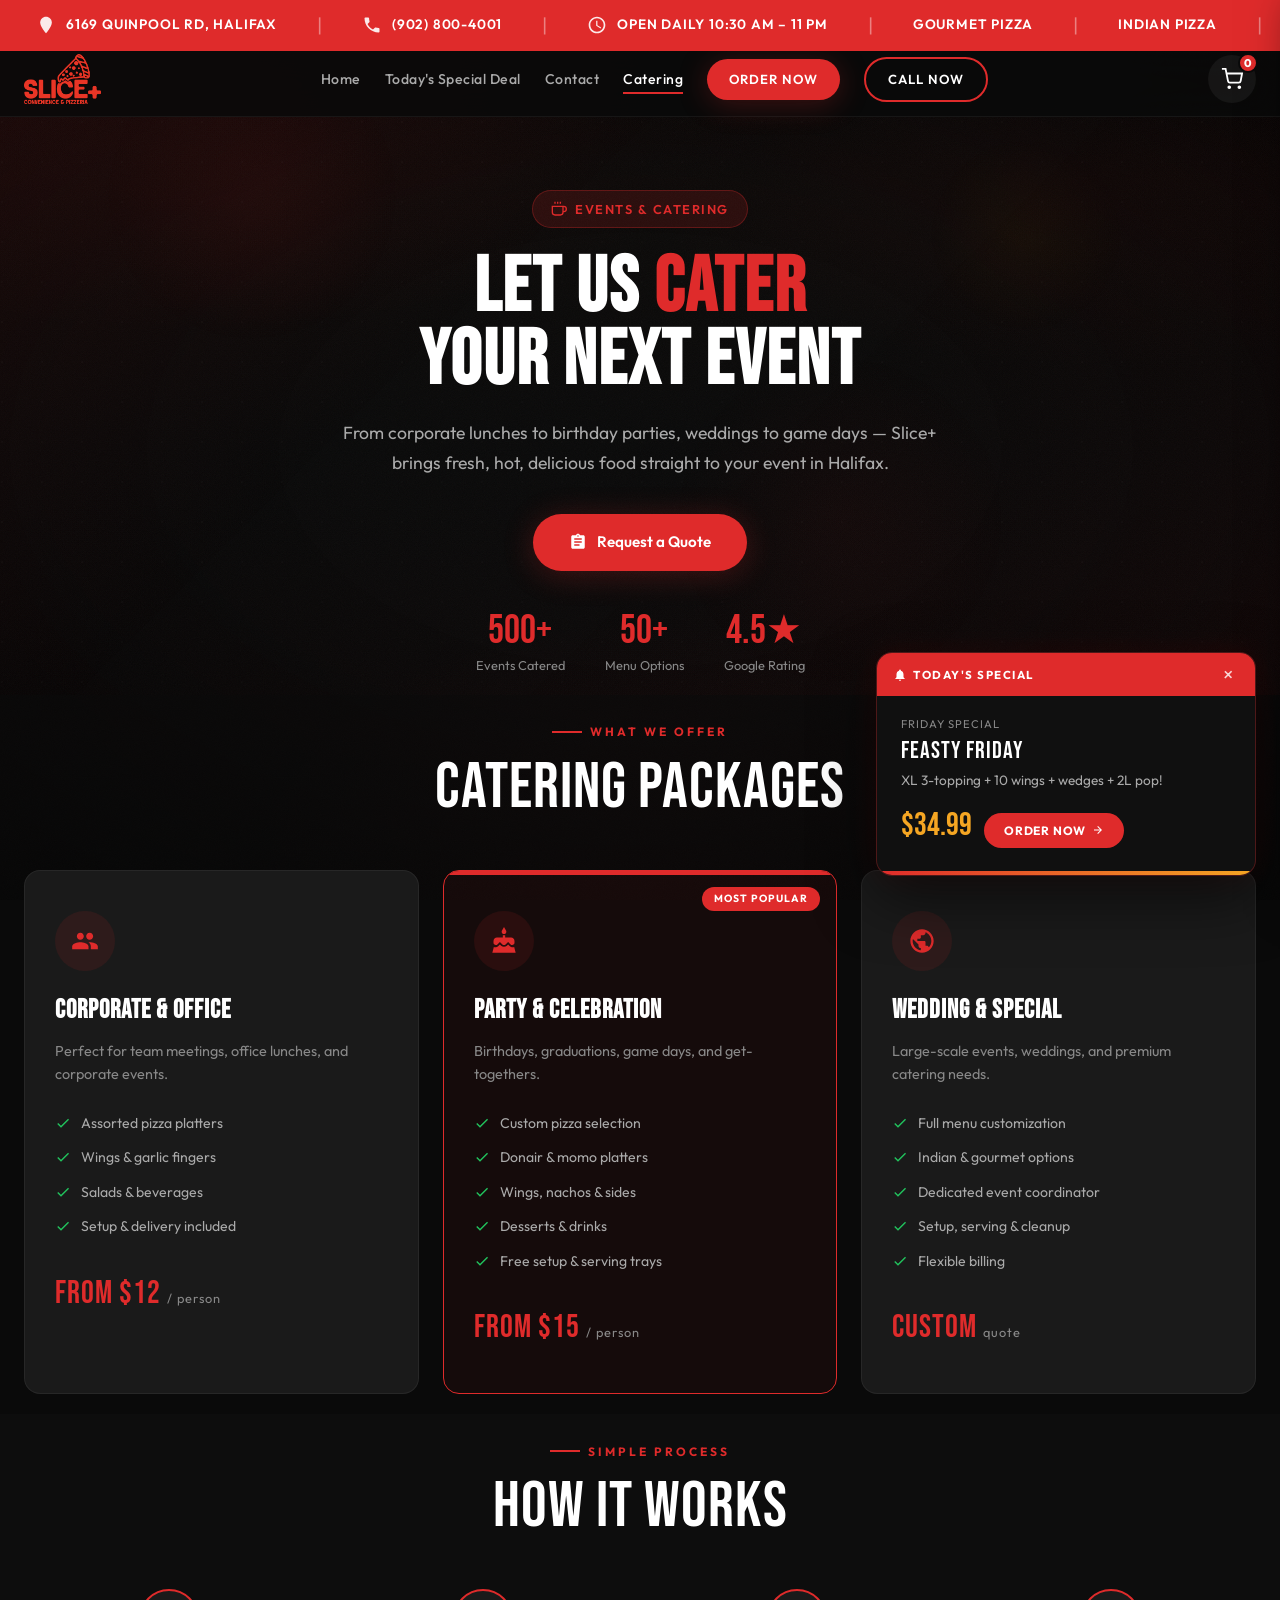
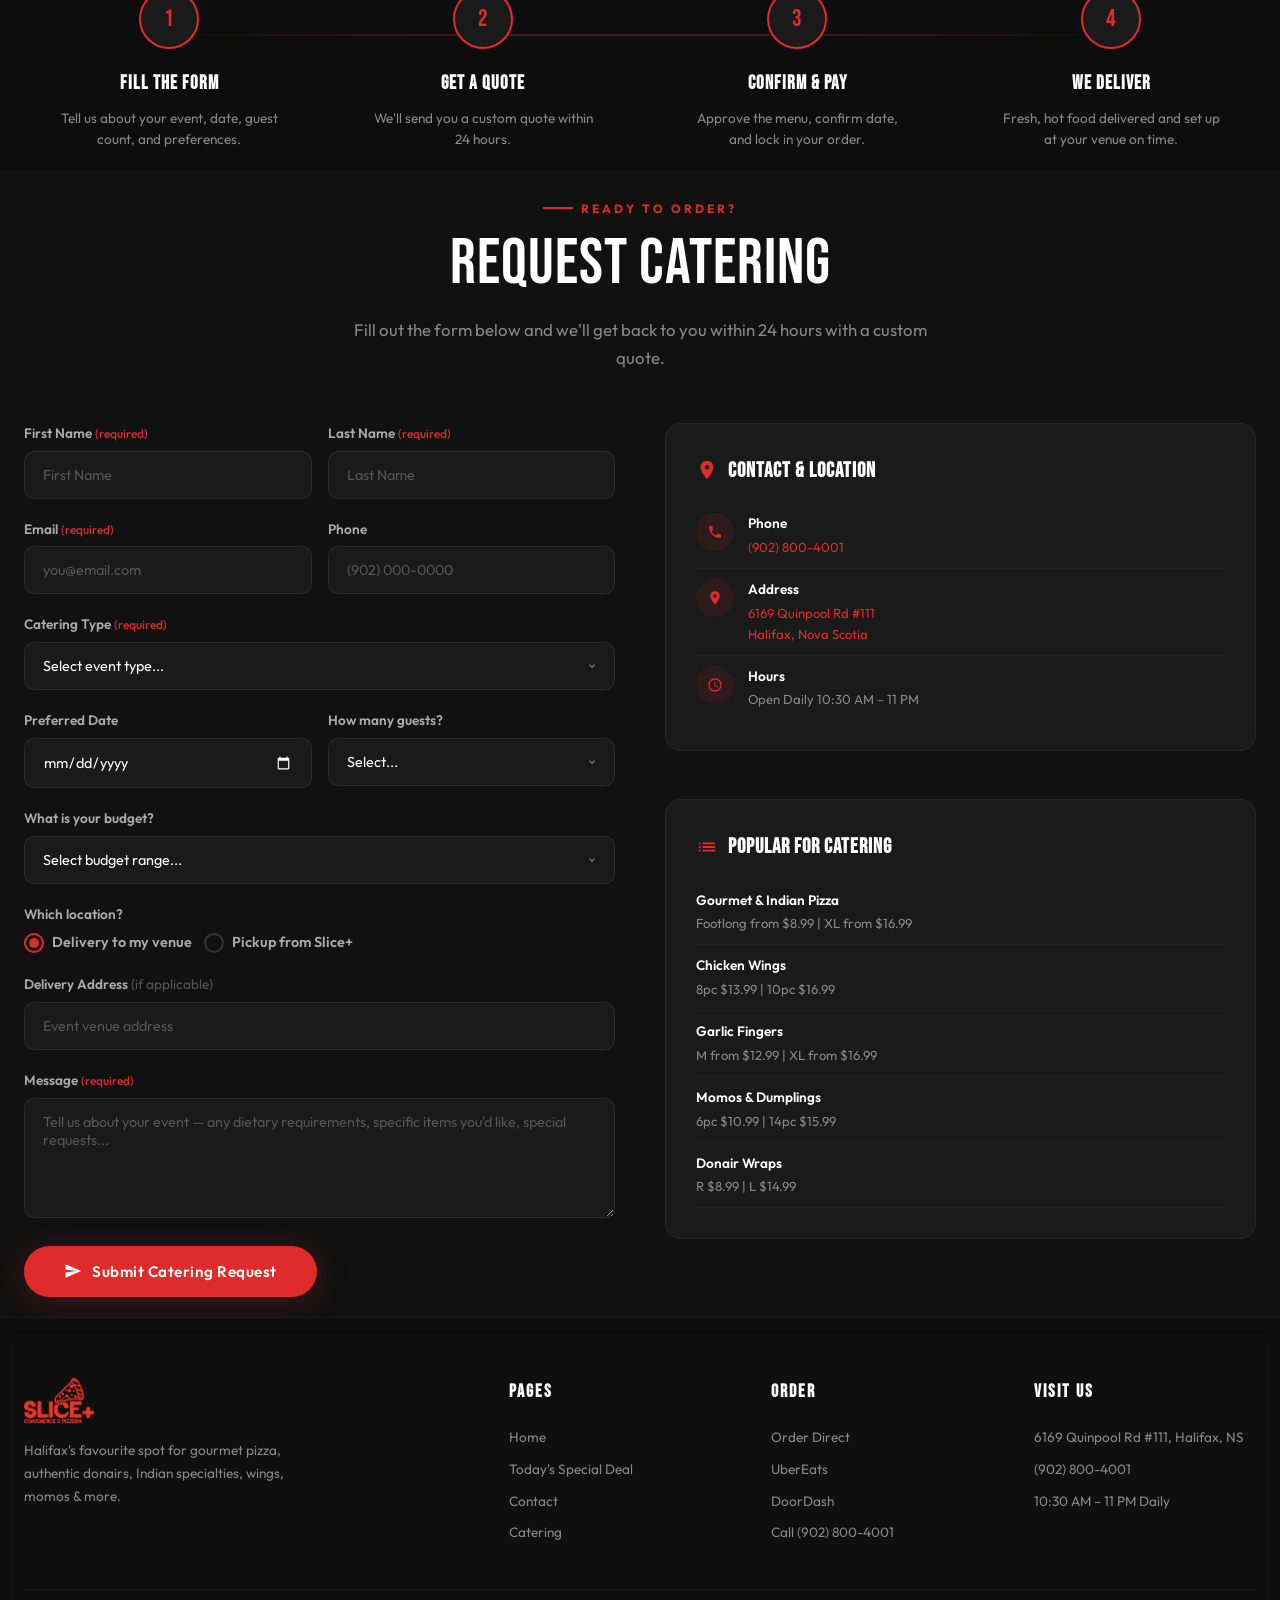
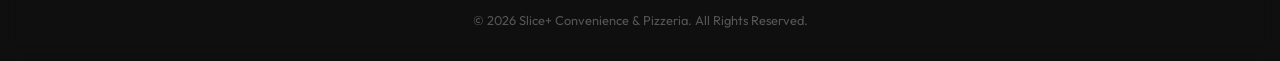
<file: catering.html>
<!DOCTYPE html>
<html lang="en">

<head>
  <meta charset="UTF-8">
  <meta name="viewport" content="width=device-width, initial-scale=1.0">
  <title>Catering | Slice+ Convenience & Pizzeria | Halifax</title>
  <meta name="description"
    content="Slice+ Catering — Let us cater your next event! Pizza, donairs, wings, momos & more for corporate events, parties, weddings & gatherings in Halifax.">
  <link rel="preconnect" href="https://fonts.googleapis.com">
  <link rel="preconnect" href="https://fonts.gstatic.com" crossorigin>
  <link
    href="https://fonts.googleapis.com/css2?family=Bebas+Neue&family=Outfit:wght@300;400;500;600;700;800&display=swap"
    media="print" onload="this.media='all'" rel="stylesheet">
  <style>
    :root {
      --red: #df2b2b;
      --red-dark: #b91c1c;
      --black: #0a0a0a;
      --dark: #111;
      --dark2: #1a1a1a;
      --dark3: #222;
      --white: #fff;
      --gold: #f5a623;
      --green: #22c55e;
      --gray: #888;
      --gray-light: #aaa;
      --gray-dark: #555;
      --font-display: 'Bebas Neue', sans-serif;
      --font-body: 'Outfit', sans-serif;
      --radius: 16px;
      --radius-sm: 10px;
      --shadow-red: 0 4px 30px rgba(223, 43, 43, 0.25);
      --transition: 0.3s cubic-bezier(0.4, 0, 0.2, 1)
    }

    *,
    *::before,
    *::after {
      margin: 0;
      padding: 0;
      box-sizing: border-box
    }

    html {
      scroll-behavior: smooth;
      overflow-x: hidden
    }

    body {
      font-family: var(--font-body);
      background: var(--black);
      color: var(--white);
      overflow-x: hidden;
      line-height: 1.6;
      position: relative
    }

    a {
      text-decoration: none;
      color: inherit
    }

    img {
      max-width: 100%;
      display: block
    }

    button {
      cursor: pointer;
      border: none;
      font-family: var(--font-body)
    }

    body::before {
      content: '';
      position: fixed;
      inset: 0;
      z-index: -3;
      background: radial-gradient(ellipse 120% 80% at 15% 5%, rgba(223, 43, 43, .07) 0%, transparent 40%), radial-gradient(ellipse 100% 60% at 85% 20%, rgba(180, 30, 30, .05) 0%, transparent 35%), radial-gradient(ellipse 80% 80% at 50% 100%, rgba(223, 43, 43, .04) 0%, transparent 40%), linear-gradient(180deg, #080808 0%, #0c0a09 20%, #0a0a0a 50%, #0c0909 80%, #080808 100%)
    }

    .d-none {
      display: none !important;
    }

    body::after {
      content: '';
      position: fixed;
      inset: 0;
      z-index: -1;
      opacity: .035;
      pointer-events: none;
      background-image: url("data:image/svg+xml,%3Csvg viewBox='0 0 256 256' xmlns='http://www.w3.org/2000/svg'%3E%3Cfilter id='n'%3E%3CfeTurbulence type='fractalNoise' baseFrequency='0.85' numOctaves='4' stitchTiles='stitch'/%3E%3C/filter%3E%3Crect width='100%25' height='100%25' filter='url(%23n)' opacity='1'/%3E%3C/svg%3E");
      background-size: 200px 200px
    }

    .bg-bokeh {
      position: fixed;
      z-index: -2;
      pointer-events: none;
      border-radius: 50%
    }

    .bg-bokeh-1 {
      width: 300px;
      height: 300px;
      top: 5%;
      left: 8%;
      background: radial-gradient(circle, rgba(223, 43, 43, .06) 0%, transparent 70%);
      animation: bk 25s ease-in-out infinite
    }

    .bg-bokeh-2 {
      width: 200px;
      height: 200px;
      top: 15%;
      right: 12%;
      background: radial-gradient(circle, rgba(245, 166, 35, .04) 0%, transparent 70%);
      animation: bk 30s ease-in-out infinite reverse
    }

    .bg-bokeh-3 {
      width: 400px;
      height: 400px;
      bottom: 20%;
      left: 50%;
      background: radial-gradient(circle, rgba(223, 43, 43, .04) 0%, transparent 60%);
      animation: bk 35s ease-in-out infinite
    }

    @keyframes bk {

      0%,
      100% {
        transform: translate(0, 0) scale(1);
        opacity: .7
      }

      50% {
        transform: translate(-20px, 15px) scale(.9);
        opacity: .5
      }
    }

    .d-none {
      display: none !important;
    }

    .bg-vignette {
      position: fixed;
      inset: 0;
      z-index: -1;
      pointer-events: none;
      background: radial-gradient(ellipse 70% 60% at 50% 50%, transparent 40%, rgba(0, 0, 0, .4) 100%)
    }

    .reveal {
      opacity: 0;
      transform: translateY(40px);
      transition: opacity .8s ease, transform .8s ease
    }

    .reveal.visible {
      opacity: 1;
      transform: translateY(0)
    }

    .reveal-left {
      opacity: 0;
      transform: translateX(-60px);
      transition: opacity .8s ease, transform .8s ease
    }

    .reveal-left.visible {
      opacity: 1;
      transform: translateX(0)
    }

    .reveal-right {
      opacity: 0;
      transform: translateX(60px);
      transition: opacity .8s ease, transform .8s ease
    }

    .reveal-right.visible {
      opacity: 1;
      transform: translateX(0)
    }

    .header {
      position: fixed;
      top: 42px;
      left: 0;
      right: 0;
      z-index: 1000;
      background: rgba(10, 10, 10, .85);
      backdrop-filter: blur(20px);
      border-bottom: 1px solid rgba(255, 255, 255, .05);
      transition: var(--transition)
    }

    .header.scrolled {
      background: rgba(10, 10, 10, .95);
      box-shadow: 0 4px 30px rgba(0, 0, 0, .5)
    }

    .header-inner {
      max-width: 1300px;
      margin: 0 auto;
      padding: 12px 24px;
      display: flex;
      align-items: center;
      justify-content: space-between
    }

    .logo img {
      height: 50px
    }

    .nav {
      display: flex;
      align-items: center;
      gap: 24px
    }

    .nav a {
      font-size: .88rem;
      font-weight: 500;
      letter-spacing: .5px;
      color: var(--gray-light);
      transition: var(--transition);
      position: relative
    }

    .nav a::after {
      content: '';
      position: absolute;
      bottom: -4px;
      left: 0;
      width: 0;
      height: 2px;
      background: var(--red);
      transition: var(--transition)
    }

    .nav a:hover {
      color: var(--white)
    }

    .nav a:hover::after {
      width: 100%
    }

    .nav a.active {
      color: var(--white)
    }

    .nav a.active::after {
      width: 100%
    }

    .nav-cta {
      background: var(--red) !important;
      color: var(--white) !important;
      padding: 10px 22px !important;
      border-radius: 50px;
      font-weight: 600 !important;
      font-size: .82rem !important;
      letter-spacing: 1px !important;
      text-transform: uppercase;
      box-shadow: var(--shadow-red)
    }

    .nav-cta::after {
      display: none !important
    }

    .nav-cta:hover {
      background: var(--red-dark) !important;
      transform: translateY(-2px)
    }

    .nav-cta-call {
      background: transparent !important;
      border: 2px solid var(--red) !important;
      color: var(--white) !important;
      box-shadow: none !important
    }

    .nav-cta-call:hover {
      background: var(--red) !important
    }

    .cart-btn {
      display: flex;
      align-items: center;
      justify-content: center;
      width: 48px;
      height: 48px;
      background: rgba(255, 255, 255, .05);
      border-radius: 50%;
      position: relative;
      transition: var(--transition)
    }

    .cart-btn:hover {
      background: rgba(255, 255, 255, .1)
    }

    .cart-badge {
      position: absolute;
      top: -2px;
      right: -2px;
      background: var(--red);
      color: var(--white);
      width: 20px;
      height: 20px;
      border-radius: 50%;
      display: flex;
      align-items: center;
      justify-content: center;
      font-size: .7rem;
      font-weight: 800;
      border: 2px solid var(--black)
    }

    .mobile-toggle {
      display: none;
      flex-direction: column;
      gap: 5px;
      background: none;
      padding: 8px
    }

    .mobile-toggle span {
      width: 26px;
      height: 2px;
      background: var(--white);
      border-radius: 2px
    }

    .mobile-nav {
      display: none;
      position: fixed;
      top: 116px;
      left: 0;
      right: 0;
      bottom: 0;
      background: rgba(10, 10, 10, .98);
      backdrop-filter: blur(20px);
      z-index: 999;
      flex-direction: column;
      align-items: center;
      justify-content: center;
      gap: 28px
    }

    .mobile-nav.open {
      display: flex
    }

    .mobile-nav a {
      font-size: 1.3rem;
      font-weight: 500;
      color: var(--gray-light);
      transition: var(--transition)
    }

    .mobile-nav a:hover {
      color: var(--red)
    }

    .mob-btns {
      display: flex;
      flex-direction: column;
      gap: 12px;
      width: 80%;
      max-width: 300px;
      margin-top: 20px
    }

    .mob-btns a {
      display: block;
      text-align: center;
      padding: 14px;
      border-radius: 50px;
      font-weight: 700;
      font-size: .9rem;
      letter-spacing: 1px;
      text-transform: uppercase
    }

    .info-ticker {
      background: var(--red);
      padding: 10px 0;
      overflow: hidden;
      position: fixed;
      top: 0;
      left: 0;
      right: 0;
      z-index: 1001
    }

    .ticker-track {
      display: flex;
      animation: ticker 45s linear infinite;
      white-space: nowrap
    }

    @keyframes ticker {
      0% {
        transform: translateX(0)
      }

      100% {
        transform: translateX(-50%)
      }
    }

    .ticker-item {
      display: inline-flex;
      align-items: center;
      gap: 10px;
      padding: 0 36px;
      font-weight: 600;
      font-size: .85rem;
      letter-spacing: .8px;
      text-transform: uppercase
    }

    .ticker-item svg {
      width: 20px;
      height: 20px;
      fill: currentColor;
      opacity: .9;
      flex-shrink: 0
    }

    .ticker-sep {
      display: inline-flex;
      align-items: center;
      padding: 0 4px;
      opacity: .4;
      font-size: 1.2rem
    }

    .page-hero {
      position: relative;
      padding: 190px 24px 20px;
      text-align: center;
      overflow: hidden
    }

    .page-hero::before {
      content: '';
      position: absolute;
      inset: 0;
      background: linear-gradient(135deg, rgba(223, 43, 43, .08) 0%, transparent 40%, transparent 60%, rgba(223, 43, 43, .04) 100%);
      pointer-events: none
    }

    .page-hero-pattern {
      position: absolute;
      inset: 0;
      opacity: .04;
      background-image: radial-gradient(circle at 2px 2px, rgba(255, 255, 255, .4) 1px, transparent 0);
      background-size: 40px 40px;
      pointer-events: none
    }

    .page-hero-content {
      position: relative;
      z-index: 2;
      max-width: 800px;
      margin: 0 auto
    }

    .page-hero-badge {
      display: inline-flex;
      align-items: center;
      gap: 8px;
      background: rgba(223, 43, 43, .15);
      border: 1px solid rgba(223, 43, 43, .3);
      padding: 8px 18px;
      border-radius: 50px;
      font-size: .8rem;
      font-weight: 600;
      color: var(--red);
      letter-spacing: 1.5px;
      text-transform: uppercase;
      margin-bottom: 24px;
      animation: pg 3s ease-in-out infinite
    }

    @keyframes pg {

      0%,
      100% {
        box-shadow: 0 0 0 0 rgba(223, 43, 43, .2)
      }

      50% {
        box-shadow: 0 0 25px 8px rgba(223, 43, 43, .12)
      }
    }

    .page-hero h1 {
      font-family: var(--font-display);
      font-size: clamp(3rem, 6vw, 5.5rem);
      line-height: .95;
      letter-spacing: 2px;
      margin-bottom: 20px
    }

    .hl {
      color: var(--red)
    }

    .page-hero-desc {
      font-size: 1.1rem;
      color: var(--gray-light);
      max-width: 600px;
      margin: 0 auto 36px;
      line-height: 1.7
    }

    .page-hero-stats {
      display: flex;
      gap: 40px;
      justify-content: center;
      margin-top: 40px
    }

    .page-stat {
      text-align: center
    }

    .page-stat-num {
      font-family: var(--font-display);
      font-size: 2.5rem;
      color: var(--red);
      line-height: 1
    }

    .page-stat-label {
      font-size: .8rem;
      color: var(--gray);
      margin-top: 4px
    }

    .btn-primary {
      display: inline-flex;
      align-items: center;
      gap: 10px;
      background: var(--red);
      color: var(--white);
      padding: 16px 36px;
      border-radius: 50px;
      font-weight: 600;
      font-size: .95rem;
      transition: var(--transition);
      box-shadow: var(--shadow-red)
    }

    .btn-primary:hover {
      background: var(--red-dark);
      transform: translateY(-3px)
    }

    .section {
      padding: 20px 24px;
      position: relative;
      overflow: hidden
    }

    .section-dark {
      background: rgba(17, 17, 17, .5)
    }

    .section-darker {
      background: rgba(10, 10, 10, .5)
    }

    .container {
      max-width: 1300px;
      margin: 0 auto
    }

    .section-label {
      display: inline-flex;
      align-items: center;
      gap: 8px;
      font-size: .75rem;
      font-weight: 700;
      color: var(--red);
      letter-spacing: 3px;
      text-transform: uppercase;
      margin-bottom: 14px
    }

    .section-label::before {
      content: '';
      width: 30px;
      height: 2px;
      background: var(--red)
    }

    .section-title {
      font-family: var(--font-display);
      font-size: clamp(2.5rem, 5vw, 4rem);
      letter-spacing: 1px;
      line-height: 1;
      margin-bottom: 20px
    }

    .section-desc {
      color: var(--gray);
      font-size: 1.05rem;
      max-width: 600px;
      line-height: 1.7
    }

    /* ===== CATERING PACKAGES ===== */
    .packages-grid {
      display: grid;
      grid-template-columns: repeat(3, 1fr);
      gap: 24px;
      margin-top: 50px;
    }

    .package-card {
      background: var(--dark2);
      border: 1px solid rgba(255, 255, 255, 0.06);
      border-radius: var(--radius);
      padding: 40px 30px;
      position: relative;
      overflow: hidden;
      transition: var(--transition);
    }

    .package-card::before {
      content: '';
      position: absolute;
      top: 0;
      left: 0;
      right: 0;
      height: 4px;
      background: var(--red);
      transform: scaleX(0);
      transition: var(--transition);
      transform-origin: left;
    }

    .package-card:hover::before {
      transform: scaleX(1);
    }

    .package-card:hover {
      transform: translateY(-8px);
      border-color: rgba(223, 43, 43, 0.2);
      box-shadow: 0 12px 50px rgba(0, 0, 0, 0.3);
    }

    .package-card.featured {
      border-color: var(--red);
      background: rgba(223, 43, 43, 0.05);
    }

    .package-card.featured::before {
      transform: scaleX(1);
    }

    .package-featured-badge {
      position: absolute;
      top: 16px;
      right: 16px;
      background: var(--red);
      color: var(--white);
      padding: 4px 12px;
      border-radius: 50px;
      font-size: 0.65rem;
      font-weight: 700;
      letter-spacing: 1px;
      text-transform: uppercase;
    }

    .package-icon {
      width: 60px;
      height: 60px;
      border-radius: 50%;
      background: rgba(223, 43, 43, 0.1);
      display: flex;
      align-items: center;
      justify-content: center;
      margin-bottom: 20px;
    }

    .package-icon svg {
      width: 28px;
      height: 28px;
      fill: var(--red);
    }

    .package-card h3 {
      font-family: var(--font-display);
      font-size: 1.6rem;
      letter-spacing: 1px;
      margin-bottom: 8px;
    }

    .package-card .package-desc {
      color: var(--gray);
      font-size: 0.9rem;
      line-height: 1.6;
      margin-bottom: 20px;
    }

    .package-includes {
      list-style: none;
      margin-bottom: 24px;
    }

    .package-includes li {
      display: flex;
      align-items: flex-start;
      gap: 10px;
      padding: 6px 0;
      font-size: 0.88rem;
      color: var(--gray-light);
    }

    .package-includes li svg {
      width: 16px;
      height: 16px;
      fill: var(--green);
      flex-shrink: 0;
      margin-top: 3px;
    }

    .package-price {
      font-family: var(--font-display);
      font-size: 2rem;
      color: var(--red);
      letter-spacing: 1px;
    }

    .package-price span {
      font-family: var(--font-body);
      font-size: 0.8rem;
      color: var(--gray);
      font-weight: 400;
    }

    /* ===== HOW IT WORKS ===== */
    .steps-grid {
      display: grid;
      grid-template-columns: repeat(4, 1fr);
      gap: 24px;
      margin-top: 50px;
      position: relative;
    }

    .steps-grid::before {
      content: '';
      position: absolute;
      top: 45px;
      left: 10%;
      right: 10%;
      height: 2px;
      background: linear-gradient(to right, transparent, rgba(223, 43, 43, 0.3), rgba(223, 43, 43, 0.3), transparent);
      z-index: 0;
    }

    .step-card {
      text-align: center;
      position: relative;
      z-index: 1;
    }

    .step-num {
      width: 60px;
      height: 60px;
      border-radius: 50%;
      background: var(--dark2);
      border: 2px solid var(--red);
      display: flex;
      align-items: center;
      justify-content: center;
      margin: 0 auto 20px;
      font-family: var(--font-display);
      font-size: 1.5rem;
      color: var(--red);
      transition: var(--transition);
    }

    .step-card:hover .step-num {
      background: var(--red);
      color: var(--white);
    }

    .step-card h4 {
      font-family: var(--font-display);
      font-size: 1.2rem;
      letter-spacing: 1px;
      margin-bottom: 8px;
    }

    .step-card p {
      font-size: 0.85rem;
      color: var(--gray);
      line-height: 1.6;
      max-width: 220px;
      margin: 0 auto;
    }

    /* ===== CATERING FORM ===== */
    .catering-form-section {
      background: var(--dark);
    }

    .form-layout {
      display: grid;
      grid-template-columns: 1fr 1fr;
      gap: 50px;
      margin-top: 50px;
    }

    .catering-form {
      display: flex;
      flex-direction: column;
      gap: 20px;
    }

    .form-group {
      display: flex;
      flex-direction: column;
      gap: 6px;
    }

    .form-group label {
      font-size: 0.85rem;
      font-weight: 600;
      color: var(--gray-light);
    }

    .form-group label .req {
      color: var(--red);
      font-size: 0.75rem;
      font-weight: 500;
    }

    .form-row {
      display: grid;
      grid-template-columns: 1fr 1fr;
      gap: 16px;
    }

    .form-input,
    .form-select,
    .form-textarea {
      background: var(--dark2);
      border: 1px solid rgba(255, 255, 255, 0.08);
      border-radius: var(--radius-sm);
      padding: 14px 18px;
      color: var(--white);
      font-family: var(--font-body);
      font-size: 0.9rem;
      transition: var(--transition);
      width: 100%;
      appearance: none;
      -webkit-appearance: none;
    }

    .form-select {
      background-image: url("data:image/svg+xml,%3Csvg xmlns='http://www.w3.org/2000/svg' width='12' height='12' viewBox='0 0 24 24' fill='%23888'%3E%3Cpath d='M7.41 8.59L12 13.17l4.59-4.58L18 10l-6 6-6-6z'/%3E%3C/svg%3E");
      background-repeat: no-repeat;
      background-position: right 16px center;
      padding-right: 40px;
      cursor: pointer;
    }

    .form-select option {
      background: var(--dark2);
      color: var(--white);
    }

    .form-input:focus,
    .form-select:focus,
    .form-textarea:focus {
      outline: none;
      border-color: var(--red);
      box-shadow: 0 0 0 3px rgba(223, 43, 43, 0.1);
    }

    .form-input::placeholder,
    .form-textarea::placeholder {
      color: var(--gray-dark);
    }

    .form-textarea {
      min-height: 120px;
      resize: vertical;
    }

    .form-input[type="date"] {
      color-scheme: dark;
    }

    .form-radio-group {
      display: flex;
      gap: 12px;
      flex-wrap: wrap;
    }

    .form-radio {
      display: flex;
      align-items: center;
      gap: 8px;
      cursor: pointer;
    }

    .form-radio input {
      display: none;
    }

    .form-radio .radio-mark {
      width: 20px;
      height: 20px;
      border-radius: 50%;
      border: 2px solid rgba(255, 255, 255, 0.15);
      display: flex;
      align-items: center;
      justify-content: center;
      transition: var(--transition);
      flex-shrink: 0;
    }

    .form-radio input:checked+.radio-mark {
      border-color: var(--red);
    }

    .form-radio input:checked+.radio-mark::after {
      content: '';
      width: 10px;
      height: 10px;
      border-radius: 50%;
      background: var(--red);
    }

    .form-radio span:last-child {
      font-size: 0.9rem;
      color: var(--gray-light);
    }

    .form-submit {
      display: inline-flex;
      align-items: center;
      gap: 10px;
      background: var(--red);
      color: var(--white);
      padding: 16px 40px;
      border-radius: 50px;
      font-weight: 600;
      font-size: 0.95rem;
      letter-spacing: 0.5px;
      transition: var(--transition);
      box-shadow: var(--shadow-red);
      border: none;
      cursor: pointer;
      align-self: flex-start;
      margin-top: 8px;
    }

    .form-submit:hover {
      background: var(--red-dark);
      transform: translateY(-3px);
      box-shadow: 0 8px 40px rgba(223, 43, 43, 0.4);
    }

    /* ===== FORM SIDEBAR ===== */
    .form-sidebar {
      display: flex;
      flex-direction: column;
      gap: 24px;
    }

    .sidebar-card {
      background: var(--dark2);
      border: 1px solid rgba(255, 255, 255, 0.06);
      border-radius: var(--radius);
      padding: 30px;
      transition: var(--transition);
    }

    .sidebar-card:hover {
      border-color: rgba(223, 43, 43, 0.15);
    }

    .sidebar-card h4 {
      font-family: var(--font-display);
      font-size: 1.3rem;
      letter-spacing: 1px;
      margin-bottom: 16px;
      display: flex;
      align-items: center;
      gap: 10px;
    }

    .sidebar-card h4 svg {
      width: 22px;
      height: 22px;
      fill: var(--red);
    }

    .sidebar-item {
      display: flex;
      align-items: flex-start;
      gap: 14px;
      padding: 10px 0;
      border-bottom: 1px solid rgba(255, 255, 255, 0.04);
    }

    .sidebar-item:last-child {
      border-bottom: none;
    }

    .sidebar-icon {
      width: 38px;
      height: 38px;
      border-radius: 50%;
      background: rgba(223, 43, 43, 0.1);
      display: flex;
      align-items: center;
      justify-content: center;
      flex-shrink: 0;
    }

    .sidebar-icon svg {
      width: 16px;
      height: 16px;
      fill: var(--red);
    }

    .sidebar-item-text h5 {
      font-size: 0.85rem;
      font-weight: 600;
      margin-bottom: 2px;
    }

    .sidebar-item-text p {
      font-size: 0.82rem;
      color: var(--gray);
    }

    .sidebar-item-text a {
      color: var(--red);
      transition: var(--transition);
    }

    .sidebar-item-text a:hover {
      color: var(--white);
    }

    .rating-stars {
      display: flex;
      gap: 3px;
      margin-bottom: 8px;
    }

    .rating-stars svg {
      width: 20px;
      height: 20px;
      fill: var(--gold);
    }

    .rating-text {
      font-size: 0.9rem;
      color: var(--gray-light);
    }

    .rating-text strong {
      color: var(--white);
    }

    .review-item {
      padding: 16px 0;
      border-bottom: 1px solid rgba(255, 255, 255, 0.04);
    }

    .review-item:last-child {
      border-bottom: none;
    }

    .review-stars {
      display: flex;
      gap: 2px;
      margin-bottom: 6px;
    }

    .review-stars svg {
      width: 14px;
      height: 14px;
      fill: var(--gold);
    }

    .review-text {
      font-size: 0.83rem;
      color: var(--gray-light);
      line-height: 1.5;
      font-style: italic;
      margin-bottom: 6px;
    }

    .review-author {
      font-size: 0.75rem;
      color: var(--gray);
      font-weight: 600;
    }

    .info-bar {
      display: none !important;
      background: rgba(17, 17, 17, .8);
      backdrop-filter: blur(10px);
      border-top: 1px solid rgba(255, 255, 255, .05);
      border-bottom: 1px solid rgba(255, 255, 255, .05);
      padding: 20px 24px;
      display: flex;
      justify-content: center;
      gap: 40px;
      flex-wrap: wrap
    }

    .info-bar a,
    .info-bar span {
      display: flex;
      align-items: center;
      gap: 10px;
      color: var(--gray-light);
      font-size: .9rem;
      font-weight: 500;
      transition: var(--transition)
    }

    .info-bar a:hover {
      color: var(--white)
    }

    .info-bar svg {
      width: 18px;
      height: 18px;
      fill: none;
      stroke: var(--red);
      stroke-width: 2;
      flex-shrink: 0
    }

    .footer {
      background: rgba(17, 17, 17, .8);
      backdrop-filter: blur(10px);
      border-top: 1px solid rgba(255, 255, 255, .05);
      padding: 60px 24px 30px;
      position: relative;
      z-index: 1
    }

    .footer-inner {
      max-width: 1300px;
      margin: 0 auto;
      display: grid;
      grid-template-columns: 2fr 1fr 1fr 1fr;
      gap: 40px
    }

    .footer-brand img {
      height: 45px;
      margin-bottom: 16px
    }

    .footer-brand p {
      color: var(--gray);
      font-size: .85rem;
      line-height: 1.7;
      max-width: 300px
    }

    .footer-col h4 {
      font-family: var(--font-display);
      font-size: 1.1rem;
      letter-spacing: 2px;
      margin-bottom: 16px
    }

    .footer-col a {
      display: block;
      color: var(--gray);
      font-size: .85rem;
      padding: 5px 0;
      transition: var(--transition)
    }

    .footer-col a:hover {
      color: var(--red);
      transform: translateX(4px)
    }

    .footer-bottom {
      max-width: 1300px;
      margin: 40px auto 0;
      padding-top: 20px;
      border-top: 1px solid rgba(255, 255, 255, .05);
      display: flex;
      justify-content: space-between;
      align-items: center;
      flex-wrap: wrap;
      gap: 12px
    }

    .footer-bottom p {
      color: var(--gray-dark);
      font-size: .8rem
    }

    .op-bg {
      display: none;
      position: fixed;
      inset: 0;
      z-index: 5000;
      background: rgba(0, 0, 0, .7);
      backdrop-filter: blur(8px);
      align-items: center;
      justify-content: center;
      padding: 20px
    }

    .op-bg.open {
      display: flex
    }

    .op-box {
      background: var(--dark);
      border-radius: 20px;
      max-width: 420px;
      width: 100%;
      padding: 36px;
      border: 1px solid rgba(255, 255, 255, .06);
      box-shadow: 0 24px 80px rgba(0, 0, 0, .6);
      text-align: center;
      position: relative
    }

    .op-x {
      position: absolute;
      top: 14px;
      right: 14px;
      width: 32px;
      height: 32px;
      border-radius: 50%;
      background: rgba(255, 255, 255, .05);
      color: var(--gray);
      display: flex;
      align-items: center;
      justify-content: center;
      font-size: 1.1rem;
      transition: var(--transition)
    }

    .op-x:hover {
      background: var(--red);
      color: var(--white)
    }

    .op-box h3 {
      font-family: var(--font-display);
      font-size: 2rem;
      letter-spacing: 1px;
      margin-bottom: 6px
    }

    .op-box p {
      color: var(--gray);
      font-size: .9rem;
      margin-bottom: 28px
    }

    .op-btns {
      display: flex;
      gap: 14px
    }

    .op-btn {
      flex: 1;
      padding: 22px 16px;
      border-radius: var(--radius);
      border: 2px solid rgba(255, 255, 255, .08);
      background: rgba(255, 255, 255, .02);
      transition: var(--transition);
      text-align: center;
      color: var(--white);
      display: block
    }

    .op-btn:hover {
      border-color: rgba(223, 43, 43, .4);
      background: rgba(223, 43, 43, .05);
      transform: translateY(-2px)
    }

    .op-btn svg {
      width: 36px;
      height: 36px;
      margin: 0 auto 10px;
      display: block;
      stroke: var(--gray);
      fill: none;
      transition: var(--transition)
    }

    .op-btn:hover svg {
      stroke: var(--red)
    }

    .op-btn strong {
      display: block;
      font-size: 1rem;
      margin-bottom: 4px
    }

    .op-btn span {
      font-size: .78rem;
      color: var(--gray-dark)
    }

    .c-bg {
      display: none;
      position: fixed;
      inset: 0;
      background: rgba(0, 0, 0, .5);
      z-index: 1400
    }

    .c-bg.open {
      display: block
    }

    .c-sb {
      position: fixed;
      top: 0;
      right: -440px;
      width: 420px;
      height: 100vh;
      background: var(--dark);
      z-index: 1500;
      border-left: 1px solid rgba(255, 255, 255, .06);
      transition: right .4s cubic-bezier(.4, 0, .2, 1);
      display: flex;
      flex-direction: column;
      box-shadow: -8px 0 40px rgba(0, 0, 0, .5)
    }

    .c-sb.open {
      right: 0
    }

    .c-h {
      padding: 20px 24px;
      border-bottom: 1px solid rgba(255, 255, 255, .06);
      display: flex;
      align-items: center;
      justify-content: space-between
    }

    .c-h h3 {
      font-family: var(--font-display);
      font-size: 1.4rem;
      letter-spacing: 1px
    }

    .c-xb {
      width: 36px;
      height: 36px;
      border-radius: 50%;
      background: rgba(255, 255, 255, .05);
      color: var(--gray);
      display: flex;
      align-items: center;
      justify-content: center;
      transition: var(--transition)
    }

    .c-xb:hover {
      background: var(--red);
      color: var(--white)
    }

    .c-body {
      flex: 1;
      overflow-y: auto;
      padding: 16px 24px
    }

    .c-i {
      display: flex;
      gap: 12px;
      padding: 14px 0;
      border-bottom: 1px solid rgba(255, 255, 255, .05)
    }

    .c-i-info {
      flex: 1
    }

    .c-i-name {
      font-weight: 600;
      font-size: .9rem
    }

    .c-i-mods {
      font-size: .75rem;
      color: var(--gray);
      margin-top: 2px
    }

    .c-i-bot {
      display: flex;
      align-items: center;
      justify-content: space-between;
      margin-top: 8px
    }

    .c-i-price {
      font-weight: 700;
      font-size: .9rem;
      color: var(--green)
    }

    .c-i-qty {
      display: flex;
      align-items: center;
      background: rgba(255, 255, 255, .05);
      border-radius: 50px
    }

    .c-i-qty button {
      width: 28px;
      height: 28px;
      background: transparent;
      color: var(--white);
      font-size: .85rem;
      font-weight: 700;
      display: flex;
      align-items: center;
      justify-content: center;
      border-radius: 50%;
      transition: var(--transition)
    }

    .c-i-qty button:hover {
      background: rgba(255, 255, 255, .1)
    }

    .c-i-qty em {
      width: 28px;
      text-align: center;
      font-weight: 700;
      font-size: .82rem;
      font-style: normal
    }

    .c-i-rm {
      color: var(--gray-dark);
      font-size: .72rem;
      background: none;
      transition: var(--transition);
      margin-top: 4px
    }

    .c-i-rm:hover {
      color: var(--red)
    }

    .c-ft {
      padding: 20px 24px;
      border-top: 1px solid rgba(255, 255, 255, .06);
      background: rgba(17, 17, 17, .8)
    }

    .c-l {
      display: flex;
      justify-content: space-between;
      font-size: .88rem;
      margin-bottom: 8px;
      color: var(--gray)
    }

    .c-l.tot {
      font-size: 1.1rem;
      font-weight: 800;
      color: var(--white);
      margin-top: 12px;
      padding-top: 12px;
      border-top: 1px solid rgba(255, 255, 255, .08)
    }

    .c-l.tot span:last-child {
      color: var(--green)
    }

    .c-go {
      display: block;
      width: 100%;
      margin-top: 16px;
      background: var(--red);
      color: var(--white);
      padding: 16px;
      border-radius: 50px;
      font-weight: 700;
      font-size: 1rem;
      text-align: center;
      box-shadow: var(--shadow-red);
      transition: var(--transition)
    }

    .c-go:hover {
      background: var(--red-dark)
    }

    .da {
      position: fixed;
      bottom: 24px;
      right: 24px;
      z-index: 9999;
      max-width: 380px;
      width: calc(100% - 48px);
      background: rgba(17, 17, 17, .95);
      backdrop-filter: blur(20px);
      border: 1px solid rgba(223, 43, 43, .3);
      border-radius: var(--radius);
      overflow: hidden;
      box-shadow: 0 20px 60px rgba(0, 0, 0, .6), 0 0 30px rgba(223, 43, 43, .1);
      transform: translateY(120%);
      opacity: 0;
      transition: transform .5s cubic-bezier(.34, 1.56, .64, 1), opacity .4s ease;
      pointer-events: none
    }

    .da.show {
      transform: translateY(0);
      opacity: 1;
      pointer-events: all
    }

    .da-top {
      background: var(--red);
      padding: 10px 16px;
      display: flex;
      align-items: center;
      justify-content: space-between
    }

    .da-lbl {
      font-size: .72rem;
      font-weight: 700;
      letter-spacing: 1.5px;
      text-transform: uppercase;
      display: flex;
      align-items: center;
      gap: 6px
    }

    .da-lbl svg {
      width: 14px;
      height: 14px;
      fill: currentColor;
      animation: rng 1.5s ease-in-out infinite
    }

    @keyframes rng {
      0% {
        transform: rotate(0)
      }

      20% {
        transform: rotate(15deg)
      }

      40% {
        transform: rotate(-10deg)
      }

      60% {
        transform: rotate(5deg)
      }

      100% {
        transform: rotate(0)
      }
    }

    .da-x {
      background: none;
      color: var(--white);
      font-size: 1.2rem;
      padding: 2px 6px;
      border-radius: 50%;
      transition: .3s;
      line-height: 1;
      opacity: .8
    }

    .da-x:hover {
      opacity: 1;
      background: rgba(255, 255, 255, .15)
    }

    .da-body {
      padding: 20px 24px;
      cursor: pointer;
      transition: .3s;
      display: block;
      color: var(--white)
    }

    .da-body:hover {
      background: rgba(223, 43, 43, .05)
    }

    .da-day {
      font-size: .7rem;
      color: var(--gray);
      text-transform: uppercase;
      letter-spacing: 1px;
      margin-bottom: 4px
    }

    .da-name {
      font-family: var(--font-display);
      font-size: 1.5rem;
      letter-spacing: 1px;
      line-height: 1.1;
      margin-bottom: 6px
    }

    .da-desc {
      font-size: .85rem;
      color: var(--gray-light);
      margin-bottom: 10px;
      line-height: 1.4
    }

    .da-price {
      font-family: var(--font-display);
      font-size: 2rem;
      color: var(--gold);
      display: inline-block;
      margin-right: 12px
    }

    .da-cta {
      display: inline-flex;
      align-items: center;
      gap: 6px;
      background: var(--red);
      color: var(--white);
      padding: 8px 20px;
      border-radius: 50px;
      font-size: .75rem;
      font-weight: 700;
      letter-spacing: .8px;
      text-transform: uppercase;
      transition: .3s
    }

    .da-cta:hover {
      background: var(--red-dark)
    }

    .da-cta svg {
      width: 12px;
      height: 12px;
      fill: currentColor
    }

    .da-prog {
      width: 100%;
      height: 4px;
      background: rgba(255, 255, 255, .08);
      overflow: hidden
    }

    .da-prog-bar {
      height: 100%;
      background: linear-gradient(90deg, var(--red), var(--gold));
      width: 100%
    }

    @keyframes progShrink {
      0% {
        width: 100%
      }

      100% {
        width: 0
      }
    }

    @media(max-width:1024px) {
      .nav {
        display: none
      }

      .mobile-toggle {
        display: flex
      }

      .packages-grid {
        grid-template-columns: repeat(2, 1fr)
      }

      .steps-grid {
        grid-template-columns: repeat(2, 1fr);
        gap: 32px
      }

      .steps-grid::before {
        display: none
      }

      .footer-inner {
        grid-template-columns: 1fr 1fr
      }
    }

    @media(max-width:768px) {
      .header {
        top: 36px !important
      }

      .mobile-nav {
        top: 10px !important
      }

      .page-hero {
        padding: 150px 16px 20px
      }

      .page-hero h1 {
        font-size: 3rem
      }

      .page-hero-stats {
        gap: 24px;
        flex-wrap: wrap
      }

      .packages-grid {
        grid-template-columns: 1fr
      }

      .steps-grid {
        grid-template-columns: 1fr 1fr
      }

      .form-layout {
        grid-template-columns: 1fr
      }

      .form-row {
        grid-template-columns: 1fr
      }

      .da {
        right: 12px;
        max-width: none;
        bottom: 12px;
        width: calc(100% - 24px)
      }

      .footer-inner {
        grid-template-columns: 1fr
      }

      .footer-bottom {
        flex-direction: column;
        text-align: center
      }

      .info-bar {
        flex-direction: column;
        gap: 12px;
        align-items: center
      }

      .c-sb {
        width: 100%;
        right: -100%
      }

      .op-btns {
        flex-direction: column
      }

      .section {
        padding: 60px 16px
      }
    }

    @media(max-width:480px) {
      .page-hero h1 {
        font-size: 2.5rem
      }

      .steps-grid {
        grid-template-columns: 1fr
      }

      .section-title {
        font-size: 2rem
      }
    }

    .footer-bottom {
      display: flex !important;
      justify-content: center !important;
    }
  </style>
</head>

<body>
  <div class="bg-bokeh bg-bokeh-1"></div>
  <div class="bg-bokeh bg-bokeh-2"></div>
  <div class="bg-bokeh bg-bokeh-3"></div>
  <div class="bg-vignette"></div>
  <div class="info-ticker">
    <div class="ticker-track" id="tickerTrack"></div>
  </div>
  <header class="header" id="header">
    <div class="header-inner">
      <a href="index.html" class="logo"><img src="assets/images/1__3_.png" alt="Slice+"></a>
      <nav class="nav">
        <a href="/index.html">Home</a><a href="/specials.html">Today's Special Deal</a><a
          href="/contact.html">Contact</a><a href="/catering.html" class="active">Catering</a>
        <a href="#" class="nav-cta" onclick="event.preventDefault();openOP()">Order Now</a>
        <a href="tel:9028004001" class="nav-cta nav-cta-call">Call Now</a>
      </nav>
      <button class="cart-btn" onclick="toggleC()"><svg width="22" height="22" viewBox="0 0 24 24" fill="none"
          stroke="white" stroke-width="2">
          <circle cx="9" cy="21" r="1" />
          <circle cx="20" cy="21" r="1" />
          <path d="M1 1h4l2.68 13.39a2 2 0 002 1.61h9.72a2 2 0 002-1.61L23 6H6" />
        </svg><span class="cart-badge" id="cBadge">0</span></button>
      <button class="mobile-toggle" onclick="toggleMob()"><span></span><span></span><span></span></button>
    </div>
  </header>
  <div class="mobile-nav" id="mobNav">
    <a href="/index.html">Home</a><a href="/specials.html">Today's Special Deal</a><a href="/contact.html">Contact</a><a
      href="/catering.html">Catering</a>
    <div class="mob-btns">
      <a href="#" onclick="event.preventDefault();closeMob();openOP()"
        style="background:var(--red);color:var(--white)">Order Now</a>
      <a href="tel:9028004001" style="border:2px solid var(--red);color:var(--white)">Call (902) 800-4001</a>
    </div>
  </div>
  <section class="page-hero">
    <div class="page-hero-pattern"></div>
    <div class="page-hero-content">
      <div class="page-hero-badge"><svg viewBox="0 0 24 24" width="16" height="16" fill="none" stroke="#df2b2b"
          stroke-width="2">
          <path d="M18 8h1a4 4 0 010 8h-1M2 8h16v9a4 4 0 01-4 4H6a4 4 0 01-4-4V8z" />
          <line x1="6" y1="1" x2="6" y2="4" />
          <line x1="10" y1="1" x2="10" y2="4" />
          <line x1="14" y1="1" x2="14" y2="4" />
        </svg> Events & Catering</div>
      <h1>LET US <span class="hl">CATER</span><br>YOUR NEXT EVENT</h1>
      <p class="page-hero-desc">From corporate lunches to birthday parties, weddings to game days — Slice+ brings fresh,
        hot, delicious food straight to your event in Halifax.</p>
      <a href="#catering-form" class="btn-primary"><svg width="18" height="18" viewBox="0 0 24 24" fill="currentColor">
          <path
            d="M19 3h-4.18C14.4 1.84 13.3 1 12 1c-1.3 0-2.4.84-2.82 2H5c-1.1 0-2 .9-2 2v14c0 1.1.9 2 2 2h14c1.1 0 2-.9 2-2V5c0-1.1-.9-2-2-2zm-7 0c.55 0 1 .45 1 1s-.45 1-1 1-1-.45-1-1 .45-1 1-1zm2 14H7v-2h7v2zm3-4H7v-2h10v2zm0-4H7V7h10v2z" />
        </svg> Request a Quote</a>
      <div class="page-hero-stats">
        <div class="page-stat">
          <div class="page-stat-num">500+</div>
          <div class="page-stat-label">Events Catered</div>
        </div>
        <div class="page-stat">
          <div class="page-stat-num">50+</div>
          <div class="page-stat-label">Menu Options</div>
        </div>
        <div class="page-stat">
          <div class="page-stat-num">4.5★</div>
          <div class="page-stat-label">Google Rating</div>
        </div>
      </div>
    </div>
  </section>
  <!-- CATERING PACKAGES -->
  <section class="section section-darker">
    <div class="container">
      <div class="reveal" style="text-align:center;">
        <div class="section-label" style="justify-content:center;">What We Offer</div>
        <div class="section-title">CATERING PACKAGES</div>
        <p class="section-desc d-none" style="margin:0 auto;">Choose a package or customize your own — we work with any
          budget
          and group size.</p>
      </div>
      <div class="packages-grid">
        <div class="package-card reveal">
          <div class="package-icon"><svg viewBox="0 0 24 24">
              <path
                d="M16 11c1.66 0 2.99-1.34 2.99-3S17.66 5 16 5c-1.66 0-3 1.34-3 3s1.34 3 3 3zm-8 0c1.66 0 2.99-1.34 2.99-3S9.66 5 8 5C6.34 5 5 6.34 5 8s1.34 3 3 3zm0 2c-2.33 0-7 1.17-7 3.5V19h14v-2.5c0-2.33-4.67-3.5-7-3.5zm8 0c-.29 0-.62.02-.97.05 1.16.84 1.97 1.97 1.97 3.45V19h6v-2.5c0-2.33-4.67-3.5-7-3.5z" />
            </svg></div>
          <h3>CORPORATE & OFFICE</h3>
          <p class="package-desc">Perfect for team meetings, office lunches, and corporate events.</p>
          <ul class="package-includes">
            <li><svg viewBox="0 0 24 24">
                <path d="M9 16.17L4.83 12l-1.42 1.41L9 19 21 7l-1.41-1.41z" />
              </svg> Assorted pizza platters</li>
            <li><svg viewBox="0 0 24 24">
                <path d="M9 16.17L4.83 12l-1.42 1.41L9 19 21 7l-1.41-1.41z" />
              </svg> Wings & garlic fingers</li>
            <li><svg viewBox="0 0 24 24">
                <path d="M9 16.17L4.83 12l-1.42 1.41L9 19 21 7l-1.41-1.41z" />
              </svg> Salads & beverages</li>
            <li><svg viewBox="0 0 24 24">
                <path d="M9 16.17L4.83 12l-1.42 1.41L9 19 21 7l-1.41-1.41z" />
              </svg> Setup & delivery included</li>
          </ul>
          <div class="package-price">FROM $12 <span>/ person</span></div>
        </div>
        <div class="package-card featured reveal">
          <div class="package-featured-badge">MOST POPULAR</div>
          <div class="package-icon"><svg viewBox="0 0 24 24">
              <path
                d="M12 6c1.11 0 2-.9 2-2 0-.38-.1-.73-.29-1.03L12 0l-1.71 2.97c-.19.3-.29.65-.29 1.03 0 1.1.9 2 2 2zm4.6 9.99l-1.07-1.07-1.08 1.07c-1.3 1.3-3.58 1.31-4.89 0l-1.07-1.07-1.09 1.07C6.1 17.29 4.58 17.7 3.28 17.22L2 22h20l-1.28-4.78c-1.29.48-2.82.07-4.12-1.23zM18 9h-5V7h-2v2H6c-1.66 0-3 1.34-3 3v1.54c0 1.08.88 1.96 1.96 1.96.52 0 1.02-.2 1.38-.57l2.14-2.13 2.13 2.13c.74.74 2.03.74 2.77 0l2.14-2.13 2.13 2.13c.37.37.86.57 1.38.57 1.08 0 1.96-.88 1.96-1.96V12C21 10.34 19.66 9 18 9z" />
            </svg></div>
          <h3>PARTY & CELEBRATION</h3>
          <p class="package-desc">Birthdays, graduations, game days, and get-togethers.</p>
          <ul class="package-includes">
            <li><svg viewBox="0 0 24 24">
                <path d="M9 16.17L4.83 12l-1.42 1.41L9 19 21 7l-1.41-1.41z" />
              </svg> Custom pizza selection</li>
            <li><svg viewBox="0 0 24 24">
                <path d="M9 16.17L4.83 12l-1.42 1.41L9 19 21 7l-1.41-1.41z" />
              </svg> Donair & momo platters</li>
            <li><svg viewBox="0 0 24 24">
                <path d="M9 16.17L4.83 12l-1.42 1.41L9 19 21 7l-1.41-1.41z" />
              </svg> Wings, nachos & sides</li>
            <li><svg viewBox="0 0 24 24">
                <path d="M9 16.17L4.83 12l-1.42 1.41L9 19 21 7l-1.41-1.41z" />
              </svg> Desserts & drinks</li>
            <li><svg viewBox="0 0 24 24">
                <path d="M9 16.17L4.83 12l-1.42 1.41L9 19 21 7l-1.41-1.41z" />
              </svg> Free setup & serving trays</li>
          </ul>
          <div class="package-price">FROM $15 <span>/ person</span></div>
        </div>
        <div class="package-card reveal">
          <div class="package-icon"><svg viewBox="0 0 24 24">
              <path
                d="M12 2C6.48 2 2 6.48 2 12s4.48 10 10 10 10-4.48 10-10S17.52 2 12 2zm-1 17.93c-3.95-.49-7-3.85-7-7.93 0-.62.08-1.21.21-1.79L9 15v1c0 1.1.9 2 2 2v1.93zm6.9-2.54c-.26-.81-1-1.39-1.9-1.39h-1v-3c0-.55-.45-1-1-1H8v-2h2c.55 0 1-.45 1-1V7h2c1.1 0 2-.9 2-2v-.41c2.93 1.19 5 4.06 5 7.41 0 2.08-.8 3.97-2.1 5.39z" />
            </svg></div>
          <h3>WEDDING & SPECIAL</h3>
          <p class="package-desc">Large-scale events, weddings, and premium catering needs.</p>
          <ul class="package-includes">
            <li><svg viewBox="0 0 24 24">
                <path d="M9 16.17L4.83 12l-1.42 1.41L9 19 21 7l-1.41-1.41z" />
              </svg> Full menu customization</li>
            <li><svg viewBox="0 0 24 24">
                <path d="M9 16.17L4.83 12l-1.42 1.41L9 19 21 7l-1.41-1.41z" />
              </svg> Indian & gourmet options</li>
            <li><svg viewBox="0 0 24 24">
                <path d="M9 16.17L4.83 12l-1.42 1.41L9 19 21 7l-1.41-1.41z" />
              </svg> Dedicated event coordinator</li>
            <li><svg viewBox="0 0 24 24">
                <path d="M9 16.17L4.83 12l-1.42 1.41L9 19 21 7l-1.41-1.41z" />
              </svg> Setup, serving & cleanup</li>
            <li><svg viewBox="0 0 24 24">
                <path d="M9 16.17L4.83 12l-1.42 1.41L9 19 21 7l-1.41-1.41z" />
              </svg> Flexible billing</li>
          </ul>
          <div class="package-price">CUSTOM <span>quote</span></div>
        </div>
      </div>
    </div>
  </section>

  <!-- HOW IT WORKS -->
  <section class="section section-dark">
    <div class="container">
      <div class="reveal" style="text-align:center;">
        <div class="section-label" style="justify-content:center;">Simple Process</div>
        <div class="section-title">HOW IT WORKS</div>
      </div>
      <div class="steps-grid">
        <div class="step-card reveal">
          <div class="step-num">1</div>
          <h4>FILL THE FORM</h4>
          <p>Tell us about your event, date, guest count, and preferences.</p>
        </div>
        <div class="step-card reveal">
          <div class="step-num">2</div>
          <h4>GET A QUOTE</h4>
          <p>We'll send you a custom quote within 24 hours.</p>
        </div>
        <div class="step-card reveal">
          <div class="step-num">3</div>
          <h4>CONFIRM & PAY</h4>
          <p>Approve the menu, confirm date, and lock in your order.</p>
        </div>
        <div class="step-card reveal">
          <div class="step-num">4</div>
          <h4>WE DELIVER</h4>
          <p>Fresh, hot food delivered and set up at your venue on time.</p>
        </div>
      </div>
    </div>
  </section>

  <!-- CATERING FORM + SIDEBAR -->
  <section class="section catering-form-section" id="catering-form">
    <div class="container">
      <div class="reveal" style="text-align:center;">
        <div class="section-label" style="justify-content:center;">Ready to Order?</div>
        <div class="section-title">REQUEST CATERING</div>
        <p class="section-desc" style="margin:0 auto;">Fill out the form below and we'll get back to you within 24 hours
          with a custom quote.</p>
      </div>
      <div class="form-layout">
        <!-- FORM -->
        <form class="catering-form reveal-left" action="https://formspree.io/f/maqpnyqg" method="POST">
          <input type="hidden" name="_subject" value="New Catering Inquiry — Slice+">

          <!-- Name -->
          <div class="form-row">
            <div class="form-group">
              <label>First Name <span class="req">(required)</span></label>
              <input type="text" name="first_name" class="form-input" placeholder="First Name" required>
            </div>
            <div class="form-group">
              <label>Last Name <span class="req">(required)</span></label>
              <input type="text" name="last_name" class="form-input" placeholder="Last Name" required>
            </div>
          </div>

          <!-- Email & Phone -->
          <div class="form-row">
            <div class="form-group">
              <label>Email <span class="req">(required)</span></label>
              <input type="email" name="email" class="form-input" placeholder="you@email.com" required>
            </div>
            <div class="form-group">
              <label>Phone</label>
              <input type="tel" name="phone" class="form-input" placeholder="(902) 000-0000">
            </div>
          </div>

          <!-- Catering Type -->
          <div class="form-group">
            <label>Catering Type <span class="req">(required)</span></label>
            <select name="catering_type" class="form-select" required>
              <option value="" disabled selected>Select event type...</option>
              <option value="Corporate / Office Lunch">Corporate / Office Lunch</option>
              <option value="Birthday Party">Birthday Party</option>
              <option value="Wedding Reception">Wedding Reception</option>
              <option value="Graduation Party">Graduation Party</option>
              <option value="Game Day / Sports Event">Game Day / Sports Event</option>
              <option value="Fundraiser / Charity Event">Fundraiser / Charity Event</option>
              <option value="School / University Event">School / University Event</option>
              <option value="Holiday Party">Holiday Party</option>
              <option value="Family Gathering">Family Gathering</option>
              <option value="Other">Other</option>
            </select>
          </div>

          <!-- Date & Guests -->
          <div class="form-row">
            <div class="form-group">
              <label>Preferred Date</label>
              <input type="date" name="preferred_date" class="form-input">
            </div>
            <div class="form-group">
              <label>How many guests?</label>
              <select name="guest_count" class="form-select">
                <option value="" disabled selected>Select...</option>
                <option value="10-20">10 – 20 guests</option>
                <option value="20-40">20 – 40 guests</option>
                <option value="40-60">40 – 60 guests</option>
                <option value="60-100">60 – 100 guests</option>
                <option value="100+">100+ guests</option>
              </select>
            </div>
          </div>

          <!-- Budget -->
          <div class="form-group">
            <label>What is your budget?</label>
            <select name="budget" class="form-select">
              <option value="" disabled selected>Select budget range...</option>
              <option value="Under $200">Under $200</option>
              <option value="$200 - $500">$200 – $500</option>
              <option value="$500 - $1000">$500 – $1,000</option>
              <option value="$1000 - $2000">$1,000 – $2,000</option>
              <option value="$2000+">$2,000+</option>
              <option value="Not sure">Not sure yet</option>
            </select>
          </div>

          <!-- Location -->
          <div class="form-group">
            <label>Which location?</label>
            <div class="form-radio-group">
              <label class="form-radio">
                <input type="radio" name="location" value="Delivery to my venue" checked>
                <span class="radio-mark"></span>
                <span>Delivery to my venue</span>
              </label>
              <label class="form-radio">
                <input type="radio" name="location" value="Pickup from Slice+">
                <span class="radio-mark"></span>
                <span>Pickup from Slice+</span>
              </label>
            </div>
          </div>

          <!-- Delivery Address -->
          <div class="form-group">
            <label>Delivery Address <span style="font-weight:400;color:var(--gray-dark);">(if applicable)</span></label>
            <input type="text" name="delivery_address" class="form-input" placeholder="Event venue address">
          </div>

          <!-- Message -->
          <div class="form-group">
            <label>Message <span class="req">(required)</span></label>
            <textarea name="message" class="form-textarea"
              placeholder="Tell us about your event — any dietary requirements, specific items you'd like, special requests..."
              required></textarea>
          </div>

          <button type="submit" class="form-submit">
            <svg width="18" height="18" viewBox="0 0 24 24" fill="currentColor">
              <path d="M2.01 21L23 12 2.01 3 2 10l15 2-15 2z" />
            </svg>
            Submit Catering Request
          </button>
        </form>

        <!-- SIDEBAR -->
        <div class="form-sidebar reveal-right">
          <!-- Contact Info -->
          <div class="sidebar-card">
            <h4><svg viewBox="0 0 24 24">
                <path
                  d="M12 2C8.13 2 5 5.13 5 9c0 5.25 7 13 7 13s7-7.75 7-13c0-3.87-3.13-7-7-7zm0 9.5c-1.38 0-2.5-1.12-2.5-2.5s1.12-2.5 2.5-2.5 2.5 1.12 2.5 2.5-1.12 2.5-2.5 2.5z" />
              </svg> Contact & Location</h4>
            <div class="sidebar-item">
              <div class="sidebar-icon"><svg viewBox="0 0 24 24">
                  <path
                    d="M6.62 10.79c1.44 2.83 3.76 5.14 6.59 6.59l2.2-2.2c.27-.27.67-.36 1.02-.24 1.12.37 2.33.57 3.57.57.55 0 1 .45 1 1V20c0 .55-.45 1-1 1-9.39 0-17-7.61-17-17 0-.55.45-1 1-1h3.5c.55 0 1 .45 1 1 0 1.25.2 2.45.57 3.57.11.35.03.74-.25 1.02l-2.2 2.2z" />
                </svg></div>
              <div class="sidebar-item-text">
                <h5>Phone</h5>
                <p><a href="tel:9028004001">(902) 800-4001</a></p>
              </div>
            </div>
            <div class="sidebar-item">
              <div class="sidebar-icon"><svg viewBox="0 0 24 24">
                  <path
                    d="M12 2C8.13 2 5 5.13 5 9c0 5.25 7 13 7 13s7-7.75 7-13c0-3.87-3.13-7-7-7zm0 9.5c-1.38 0-2.5-1.12-2.5-2.5s1.12-2.5 2.5-2.5 2.5 1.12 2.5 2.5-1.12 2.5-2.5 2.5z" />
                </svg></div>
              <div class="sidebar-item-text">
                <h5>Address</h5>
                <p><a href="https://maps.google.com/?q=6169+Quinpool+Rd+111+Halifax+NS" target="_blank">6169 Quinpool Rd
                    #111<br>Halifax, Nova Scotia</a></p>
              </div>
            </div>
            <div class="sidebar-item">
              <div class="sidebar-icon"><svg viewBox="0 0 24 24">
                  <path
                    d="M11.99 2C6.47 2 2 6.48 2 12s4.47 10 9.99 10C17.52 22 22 17.52 22 12S17.52 2 11.99 2zM12 20c-4.42 0-8-3.58-8-8s3.58-8 8-8 8 3.58 8 8-3.58 8-8 8zm.5-13H11v6l5.25 3.15.75-1.23-4.5-2.67z" />
                </svg></div>
              <div class="sidebar-item-text">
                <h5>Hours</h5>
                <p>Open Daily 10:30 AM – 11 PM</p>
              </div>
            </div>
          </div>

          <!-- Google Rating -->
          <div class="sidebar-card d-none">
            <h4><svg viewBox="0 0 24 24">
                <path
                  d="M12 2L15.09 8.26L22 9.27L17 14.14L18.18 21.02L12 17.77L5.82 21.02L7 14.14L2 9.27L8.91 8.26L12 2Z" />
              </svg> Google Reviews</h4>
            <div class="rating-stars">
              <svg viewBox="0 0 24 24">
                <path
                  d="M12 2L15.09 8.26L22 9.27L17 14.14L18.18 21.02L12 17.77L5.82 21.02L7 14.14L2 9.27L8.91 8.26L12 2Z" />
              </svg>
              <svg viewBox="0 0 24 24">
                <path
                  d="M12 2L15.09 8.26L22 9.27L17 14.14L18.18 21.02L12 17.77L5.82 21.02L7 14.14L2 9.27L8.91 8.26L12 2Z" />
              </svg>
              <svg viewBox="0 0 24 24">
                <path
                  d="M12 2L15.09 8.26L22 9.27L17 14.14L18.18 21.02L12 17.77L5.82 21.02L7 14.14L2 9.27L8.91 8.26L12 2Z" />
              </svg>
              <svg viewBox="0 0 24 24">
                <path
                  d="M12 2L15.09 8.26L22 9.27L17 14.14L18.18 21.02L12 17.77L5.82 21.02L7 14.14L2 9.27L8.91 8.26L12 2Z" />
              </svg>
              <svg viewBox="0 0 24 24">
                <path
                  d="M12 2L14.55 8.17 12 7.77 9.45 8.17 12 2zM22 9.27l-6.91-.01L12 2l-3.09 7.26L2 9.27l5 4.87L5.82 21.02 12 17.77l6.18 3.25L17 14.14l5-4.87z" />
              </svg>
            </div>
            <p class="rating-text"><strong>4.5</strong> out of 5 — Based on Google Reviews</p>
            <div class="review-item">
              <div class="review-stars"><svg viewBox="0 0 24 24">
                  <path
                    d="M12 2L15.09 8.26L22 9.27L17 14.14L18.18 21.02L12 17.77L5.82 21.02L7 14.14L2 9.27L8.91 8.26L12 2Z" />
                </svg><svg viewBox="0 0 24 24">
                  <path
                    d="M12 2L15.09 8.26L22 9.27L17 14.14L18.18 21.02L12 17.77L5.82 21.02L7 14.14L2 9.27L8.91 8.26L12 2Z" />
                </svg><svg viewBox="0 0 24 24">
                  <path
                    d="M12 2L15.09 8.26L22 9.27L17 14.14L18.18 21.02L12 17.77L5.82 21.02L7 14.14L2 9.27L8.91 8.26L12 2Z" />
                </svg><svg viewBox="0 0 24 24">
                  <path
                    d="M12 2L15.09 8.26L22 9.27L17 14.14L18.18 21.02L12 17.77L5.82 21.02L7 14.14L2 9.27L8.91 8.26L12 2Z" />
                </svg><svg viewBox="0 0 24 24">
                  <path
                    d="M12 2L15.09 8.26L22 9.27L17 14.14L18.18 21.02L12 17.77L5.82 21.02L7 14.14L2 9.27L8.91 8.26L12 2Z" />
                </svg></div>
              <p class="review-text">"Ordered catering for our office party — the pizza was incredible and everyone
                loved the garlic fingers! Will order again."</p>
              <p class="review-author">— Sarah M.</p>
            </div>
            <div class="review-item">
              <div class="review-stars"><svg viewBox="0 0 24 24">
                  <path
                    d="M12 2L15.09 8.26L22 9.27L17 14.14L18.18 21.02L12 17.77L5.82 21.02L7 14.14L2 9.27L8.91 8.26L12 2Z" />
                </svg><svg viewBox="0 0 24 24">
                  <path
                    d="M12 2L15.09 8.26L22 9.27L17 14.14L18.18 21.02L12 17.77L5.82 21.02L7 14.14L2 9.27L8.91 8.26L12 2Z" />
                </svg><svg viewBox="0 0 24 24">
                  <path
                    d="M12 2L15.09 8.26L22 9.27L17 14.14L18.18 21.02L12 17.77L5.82 21.02L7 14.14L2 9.27L8.91 8.26L12 2Z" />
                </svg><svg viewBox="0 0 24 24">
                  <path
                    d="M12 2L15.09 8.26L22 9.27L17 14.14L18.18 21.02L12 17.77L5.82 21.02L7 14.14L2 9.27L8.91 8.26L12 2Z" />
                </svg><svg viewBox="0 0 24 24">
                  <path
                    d="M12 2L15.09 8.26L22 9.27L17 14.14L18.18 21.02L12 17.77L5.82 21.02L7 14.14L2 9.27L8.91 8.26L12 2Z" />
                </svg></div>
              <p class="review-text">"Best Indian pizza in Halifax! We had them cater our birthday and the butter
                chicken pizza was a huge hit."</p>
              <p class="review-author">— Ahmed R.</p>
            </div>
            <div class="review-item">
              <div class="review-stars"><svg viewBox="0 0 24 24">
                  <path
                    d="M12 2L15.09 8.26L22 9.27L17 14.14L18.18 21.02L12 17.77L5.82 21.02L7 14.14L2 9.27L8.91 8.26L12 2Z" />
                </svg><svg viewBox="0 0 24 24">
                  <path
                    d="M12 2L15.09 8.26L22 9.27L17 14.14L18.18 21.02L12 17.77L5.82 21.02L7 14.14L2 9.27L8.91 8.26L12 2Z" />
                </svg><svg viewBox="0 0 24 24">
                  <path
                    d="M12 2L15.09 8.26L22 9.27L17 14.14L18.18 21.02L12 17.77L5.82 21.02L7 14.14L2 9.27L8.91 8.26L12 2Z" />
                </svg><svg viewBox="0 0 24 24">
                  <path
                    d="M12 2L15.09 8.26L22 9.27L17 14.14L18.18 21.02L12 17.77L5.82 21.02L7 14.14L2 9.27L8.91 8.26L12 2Z" />
                </svg><svg viewBox="0 0 24 24">
                  <path
                    d="M12 2L14.55 8.17 12 7.77 9.45 8.17 12 2zM22 9.27l-6.91-.01L12 2l-3.09 7.26L2 9.27l5 4.87L5.82 21.02 12 17.77l6.18 3.25L17 14.14l5-4.87z" />
                </svg></div>
              <p class="review-text">"Great value for catering. Donair wraps and momos were the stars of our graduation
                party!"</p>
              <p class="review-author">— Emily T.</p>
            </div>
          </div>
          <div>
            <!-- Elfsight Google Reviews | Untitled Google Reviews -->
            <script src="https://elfsightcdn.com/platform.js" async></script>
            <div class="elfsight-app-4ddf8302-13ce-4e1a-add5-58a2c5cfa903" data-elfsight-app-lazy></div>
          </div>

          <!-- Quick Menu -->
          <div class="sidebar-card">
            <h4><svg viewBox="0 0 24 24">
                <path d="M3 13h2v-2H3v2zm0 4h2v-2H3v2zm0-8h2V7H3v2zm4 4h14v-2H7v2zm0 4h14v-2H7v2zM7 7v2h14V7H7z" />
              </svg> Popular for Catering</h4>
            <div class="sidebar-item">
              <div class="sidebar-item-text">
                <h5>Gourmet & Indian Pizza</h5>
                <p>Footlong from $8.99 | XL from $16.99</p>
              </div>
            </div>
            <div class="sidebar-item">
              <div class="sidebar-item-text">
                <h5>Chicken Wings</h5>
                <p>8pc $13.99 | 10pc $16.99</p>
              </div>
            </div>
            <div class="sidebar-item">
              <div class="sidebar-item-text">
                <h5>Garlic Fingers</h5>
                <p>M from $12.99 | XL from $16.99</p>
              </div>
            </div>
            <div class="sidebar-item">
              <div class="sidebar-item-text">
                <h5>Momos & Dumplings</h5>
                <p>6pc $10.99 | 14pc $15.99</p>
              </div>
            </div>
            <div class="sidebar-item">
              <div class="sidebar-item-text">
                <h5>Donair Wraps</h5>
                <p>R $8.99 | L $14.99</p>
              </div>
            </div>
            <div class="sidebar-item" style="border-bottom:none;padding-top:12px;display: none !important;"><a
                href="#header"
                style="display:none !important;font-weight:600;font-size:0.85rem;display:inline-flex;align-items:center;gap:6px;">View
                Full Menu <svg width="14" height="14" viewBox="0 0 24 24" fill="currentColor">
                  <path d="M12 4l-1.41 1.41L16.17 11H4v2h12.17l-5.58 5.59L12 20l8-8z" />
                </svg></a></div>
          </div>
        </div>
      </div>
    </div>
  </section>

  <div class="info-bar">
    <a href="tel:9028004001"><svg viewBox="0 0 24 24">
        <path
          d="M22 16.92v3a2 2 0 01-2.18 2 19.79 19.79 0 01-8.63-3.07 19.5 19.5 0 01-6-6 19.79 19.79 0 01-3.07-8.67A2 2 0 014.11 2h3a2 2 0 012 1.72c.127.96.361 1.903.7 2.81a2 2 0 01-.45 2.11L8.09 9.91a16 16 0 006 6l1.27-1.27a2 2 0 012.11-.45c.907.339 1.85.573 2.81.7A2 2 0 0122 16.92z" />
      </svg>(902) 800-4001</a>
    <a href="https://maps.app.goo.gl/exj8kZeiAGhVrHQN8" target="_blank"><svg viewBox="0 0 24 24">
        <path d="M21 10c0 7-9 13-9 13s-9-6-9-13a9 9 0 0118 0z" />
        <circle cx="12" cy="10" r="3" />
      </svg>6169 Quinpool Rd #111, Halifax</a>
    <span><svg viewBox="0 0 24 24">
        <circle cx="12" cy="12" r="10" />
        <polyline points="12 6 12 12 16 14" />
      </svg>Open Daily 10:30 AM – 11 PM</span>
  </div>
  <footer class="footer">
    <div class="footer-inner">
      <div class="footer-brand"><img src="assets/images/1__3_.png" alt="Slice+">
        <p>Halifax's favourite spot for gourmet pizza, authentic donairs, Indian specialties, wings, momos & more.</p>
      </div>
      <div class="footer-col">
        <h4>PAGES</h4><a href="/index.html">Home</a><a href="/specials.html">Today's Special Deal</a><a
          href="/contact.html">Contact</a><a href="/catering.html">Catering</a>
      </div>
      <div class="footer-col">
        <h4>ORDER</h4><a href="#" onclick="event.preventDefault();openOP()">Order Direct</a><a
          href="https://www.ubereats.com/ca/store/sliceplus-quinpool-rd/GrAe0IXMVuGjKvZW6ssmDg?diningMode=DELIVERY"
          target="_blank">UberEats</a><a
          href="https://www.doordash.com/store/sliceplus-halifax-37896069/?utm_campaign=gpa"
          target="_blank">DoorDash</a><a href="tel:9028004001">Call (902) 800-4001</a>
      </div>
      <div class="footer-col">
        <h4>VISIT US</h4><a href="https://maps.app.goo.gl/exj8kZeiAGhVrHQN8" target="_blank">6169 Quinpool Rd #111,
          Halifax, NS</a><a href="tel:9028004001">(902) 800-4001</a><a>10:30 AM – 11 PM Daily</a>
      </div>
    </div>
    <div class="footer-bottom">
      <p>&copy; 2026 Slice+ Convenience & Pizzeria. All Rights Reserved.</p>
      <p class="d-none">Crafted with ❤️ in Halifax | Developed by <a href="https://usamagrowth.com/" target="_blank"
          style="color:#df2b2b;text-decoration:none;font-weight:600;transition:opacity .3s">Muhammad Usama</a></p>
    </div>
  </footer>
  <div class="op-bg" id="opBg">
    <div class="op-box">
      <button class="op-x" onclick="closeOP()">&times;</button>
      <h3>HOW WOULD YOU LIKE IT?</h3>
      <p>Choose your preferred order method</p>
      <div class="op-btns">
        <a href="/index.html?flow=delivery" class="op-btn"><svg viewBox="0 0 24 24" stroke-width="1.8">
            <rect x="1" y="3" width="15" height="13" />
            <polygon points="16 8 20 8 23 11 23 16 16 16 16 8" />
            <circle cx="5.5" cy="18.5" r="2.5" />
            <circle cx="18.5" cy="18.5" r="2.5" />
          </svg><strong>Delivery</strong><span>$7.99 fee · 30-45 min</span></a>
        <a href="/index.html?flow=pickup" class="op-btn"><svg viewBox="0 0 24 24" stroke-width="1.8">
            <path d="M19 21V5a2 2 0 00-2-2H7a2 2 0 00-2 2v16m14 0H5m14 0h2m-16 0H3" />
            <path d="M9 7h1m-1 4h1m4-4h1m-1 4h1" />
          </svg><strong>Pickup</strong><span>Ready in 20-30 min</span></a>
      </div>
    </div>
  </div>
  <div class="c-bg" id="cBg" onclick="toggleC()"></div>
  <div class="c-sb" id="cSb">
    <div class="c-h">
      <h3>YOUR ORDER</h3><button class="c-xb" onclick="toggleC()"><svg width="16" height="16" viewBox="0 0 24 24"
          fill="none" stroke="currentColor" stroke-width="2.5">
          <path d="M18 6L6 18M6 6l12 12" />
        </svg></button>
    </div>
    <div class="c-body" id="cBody"></div>
    <div class="c-ft" id="cFt"></div>
  </div>
  <div class="da" id="daEl">
    <div class="da-top"><span class="da-lbl"><svg viewBox="0 0 24 24">
          <path
            d="M12 22c1.1 0 2-.9 2-2h-4c0 1.1.89 2 2 2zm6-6v-5c0-3.07-1.64-5.64-4.5-6.32V4c0-.83-.67-1.5-1.5-1.5s-1.5.67-1.5 1.5v.68C7.63 5.36 6 7.92 6 11v5l-2 2v1h16v-1l-2-2z" />
        </svg> TODAY'S SPECIAL</span><button class="da-x" onclick="hideDA()">&times;</button></div>
    <a href="#" onclick="event.preventDefault();hideDA();openOP()" class="da-body">
      <div class="da-day" id="daDay"></div>
      <div class="da-name" id="daName"></div>
      <div class="da-desc" id="daDesc"></div>
      <div><span class="da-price" id="daPrice"></span><span class="da-cta">Order Now <svg viewBox="0 0 24 24">
            <path d="M12 4l-1.41 1.41L16.17 11H4v2h12.17l-5.58 5.59L12 20l8-8z" />
          </svg></span></div>
    </a>
    <div class="da-prog">
      <div class="da-prog-bar" id="daPB"></div>
    </div>
  </div>
  <script>
    function openOP() { document.getElementById('opBg').classList.add('open'); document.body.style.overflow = 'hidden' }
    function closeOP() { document.getElementById('opBg').classList.remove('open'); document.body.style.overflow = '' }
    document.getElementById('opBg').addEventListener('click', function (e) { if (e.target === this) closeOP() });
    function toggleC() { document.getElementById('cSb').classList.toggle('open'); document.getElementById('cBg').classList.toggle('open'); renderC() }
    function getCart() { try { return JSON.parse(localStorage.getItem('sp_cart') || '[]') } catch (e) { return [] } }
    function saveCart(c) { localStorage.setItem('sp_cart', JSON.stringify(c)); renderC() }
    function esc(s) { var d = document.createElement('div'); d.textContent = s || ''; return d.innerHTML }
    function renderC() { var cart = getCart(), bg = document.getElementById('cBadge'); if (bg) bg.textContent = cart.reduce(function (s, i) { return s + (i.quantity || 1) }, 0); var body = document.getElementById('cBody'), ft = document.getElementById('cFt'); if (!body || !ft) return; if (!cart.length) { body.innerHTML = '<div style="text-align:center;color:#888;padding:60px 20px"><svg width="48" height="48" viewBox="0 0 24 24" fill="none" stroke="#555" stroke-width="1.5"><circle cx="9" cy="21" r="1"/><circle cx="20" cy="21" r="1"/><path d="M1 1h4l2.68 13.39a2 2 0 002 1.61h9.72a2 2 0 002-1.61L23 6H6"/></svg><p style="margin-top:16px">Your cart is empty</p></div>'; ft.innerHTML = '<a href="/index.html" class="c-go">Browse Menu</a>'; return } var h = '', sub = 0; cart.forEach(function (it, i) { var t = it.price_cents || 0; if (it.modifiers) it.modifiers.forEach(function (m) { t += (m.price_cents || 0) }); t *= (it.quantity || 1); sub += t; var mn = it.modifiers ? it.modifiers.map(function (m) { return m.name }).join(', ') : ''; h += '<div class="c-i"><div class="c-i-info"><div class="c-i-name">' + esc(it.name) + '</div>'; if (mn) h += '<div class="c-i-mods">' + esc(mn) + '</div>'; h += '<div class="c-i-bot"><span class="c-i-price">$' + (t / 100).toFixed(2) + '</span><div class="c-i-qty"><button onclick="uQ(' + i + ',-1)">\u2212</button><em>' + (it.quantity || 1) + '</em><button onclick="uQ(' + i + ',1)">+</button></div></div><button class="c-i-rm" onclick="rmC(' + i + ')">Remove</button></div></div>' }); body.innerHTML = h; var tax = Math.round(sub * .14); ft.innerHTML = '<div class="c-l"><span>Subtotal</span><span>$' + (sub / 100).toFixed(2) + '</span></div><div class="c-l"><span>HST (14%)</span><span>$' + (tax / 100).toFixed(2) + '</span></div><div class="c-l tot"><span>Total</span><span>$' + ((sub + tax) / 100).toFixed(2) + '</span></div><a href="/index.html?flow=checkout" class="c-go">View Order & Checkout</a>' }
    function uQ(i, d) { var c = getCart(); if (c[i]) { c[i].quantity = Math.max(1, Math.min(20, (c[i].quantity || 1) + d)); saveCart(c) } }
    function rmC(i) { var c = getCart(); c.splice(i, 1); saveCart(c) }

    var sp = [{ day: 1, full: 'Monday', name: 'Donair Monday', desc: 'Buy any donair, get second 50% off!', price: '50% OFF' }, { day: 2, full: 'Tuesday', name: 'Toonie Tuesday', desc: 'Buy medium pizza, get second for just $2!', price: '$2' }, { day: 3, full: 'Wednesday', name: 'Wings Wednesday', desc: '10 pcs wings, choice of sauce.', price: '$9.99' }, { day: 4, full: 'Thursday', name: 'BOGO Footlong Thursday', desc: 'Buy one footlong pizza, get the 2nd half off!', price: '50% OFF' }, { day: 5, full: 'Friday', name: 'Feasty Friday', desc: 'XL 3-topping + 10 wings + wedges + 2L pop!', price: '$34.99' }, { day: 6, full: 'Saturday', name: 'Nacho Saturday', desc: 'Large loaded nachos + 2L pop.', price: '$16.99' }, { day: 0, full: 'Sunday', name: 'Sunday Snack Down', desc: '3 slices + 1 cookie + 1 pop.', price: '$14.99' }];
    var today = (function () { var d = new Date(new Date().toLocaleString('en-US', { timeZone: 'America/Halifax' })); return d.getDay() })();
    var ts = sp.find(function (x) { return x.day === today });
    if (ts) { document.getElementById('daDay').textContent = ts.full + ' Special'; document.getElementById('daName').textContent = ts.name; document.getElementById('daDesc').textContent = ts.desc; document.getElementById('daPrice').textContent = ts.price }
    var daE = document.getElementById('daEl'), daPB = document.getElementById('daPB');
    var _dealClosed = localStorage.getItem('sp_deal_closed') === '1';
    var _ac = null; function warmA() { if (!_ac) try { _ac = new (window.AudioContext || window.webkitAudioContext) } catch (e) { }; if (_ac && _ac.state === 'suspended') _ac.resume() }
    ['click', 'touchstart', 'scroll'].forEach(function (e) { document.addEventListener(e, warmA, { passive: true }) });
    function ding() { warmA(); if (!_ac) return; try { var t = _ac.currentTime; var g = _ac.createGain(); g.connect(_ac.destination); g.gain.setValueAtTime(.25, t); g.gain.exponentialRampToValueAtTime(.001, t + .5); var o = _ac.createOscillator(); o.connect(g); o.type = 'sine'; o.frequency.setValueAtTime(880, t); o.frequency.setValueAtTime(1174, t + .12); o.start(t); o.stop(t + .5) } catch (e) { } }
    function showDA() { if (_dealClosed) return; daE.classList.add('show'); ding(); if (daPB) { daPB.style.animation = 'none'; daPB.style.width = '100%' } }
    function hideDA() { daE.classList.remove('show'); localStorage.setItem('sp_deal_closed', '1') }
    if (!_dealClosed) setTimeout(showDA, 2000);

    function toggleMob() { document.getElementById('mobNav').classList.toggle('open') }
    function closeMob() { document.getElementById('mobNav').classList.remove('open') }
    window.addEventListener('scroll', function () { document.getElementById('header').classList.toggle('scrolled', window.scrollY > 50) });
    document.addEventListener('keydown', function (e) { if (e.key === 'Escape') { closeOP(); closeMob() } });
    var obs = new IntersectionObserver(function (entries) { entries.forEach(function (e) { if (e.isIntersecting) e.target.classList.add('visible') }) }, { threshold: .1, rootMargin: '0px 0px -40px 0px' });
    document.querySelectorAll('.reveal,.reveal-left,.reveal-right').forEach(function (el) { obs.observe(el) });
    var dateInput = document.querySelector('input[type="date"]'); if (dateInput) { var td = new Date().toISOString().split('T')[0]; dateInput.setAttribute('min', td) }
    var tickerItems = [{ icon: '<svg viewBox="0 0 24 24"><path d="M12 2C8.13 2 5 5.13 5 9c0 5.25 7 13 7 13s7-7.75 7-13c0-3.87-3.13-7-7-7z"/></svg>', text: '6169 Quinpool Rd, Halifax' }, { icon: '<svg viewBox="0 0 24 24"><path d="M6.62 10.79c1.44 2.83 3.76 5.14 6.59 6.59l2.2-2.2c.27-.27.67-.36 1.02-.24 1.12.37 2.33.57 3.57.57.55 0 1 .45 1 1V20c0 .55-.45 1-1 1-9.39 0-17-7.61-17-17 0-.55.45-1 1-1h3.5c.55 0 1 .45 1 1 0 1.25.2 2.45.57 3.57.11.35.03.74-.25 1.02l-2.2 2.2z"/></svg>', text: '(902) 800-4001' }, { icon: '<svg viewBox="0 0 24 24"><path d="M11.99 2C6.47 2 2 6.48 2 12s4.47 10 9.99 10C17.52 22 22 17.52 22 12S17.52 2 11.99 2zM12 20c-4.42 0-8-3.58-8-8s3.58-8 8-8 8 3.58 8 8-3.58 8-8 8zm.5-13H11v6l5.25 3.15.75-1.23-4.5-2.67z"/></svg>', text: 'Open Daily 10:30 AM – 11 PM' }, { icon: '', text: 'Gourmet Pizza' }, { icon: '', text: 'Indian Pizza' }, { icon: '', text: 'Donairs & Wraps' }, { icon: '', text: 'Wings & Chicken' }, { icon: '', text: 'Momos & Dumplings' }, { icon: '', text: 'Order Online Now' }];
    var tEl = document.getElementById('tickerTrack'), th = ''; for (var r = 0; r < 2; r++) { tickerItems.forEach(function (item, i) { th += '<span class="ticker-item">' + item.icon + ' ' + item.text + '</span>'; if (i < tickerItems.length - 1) th += '<span class="ticker-sep">|</span>'; }); if (r === 0) th += '<span class="ticker-sep">|</span>'; } tEl.innerHTML = th;
    renderC();
  </script>
  <script src="/mobile-header.js"></script>
  <script src="/form-ajax.js"></script>
</body>

</html>
</file>
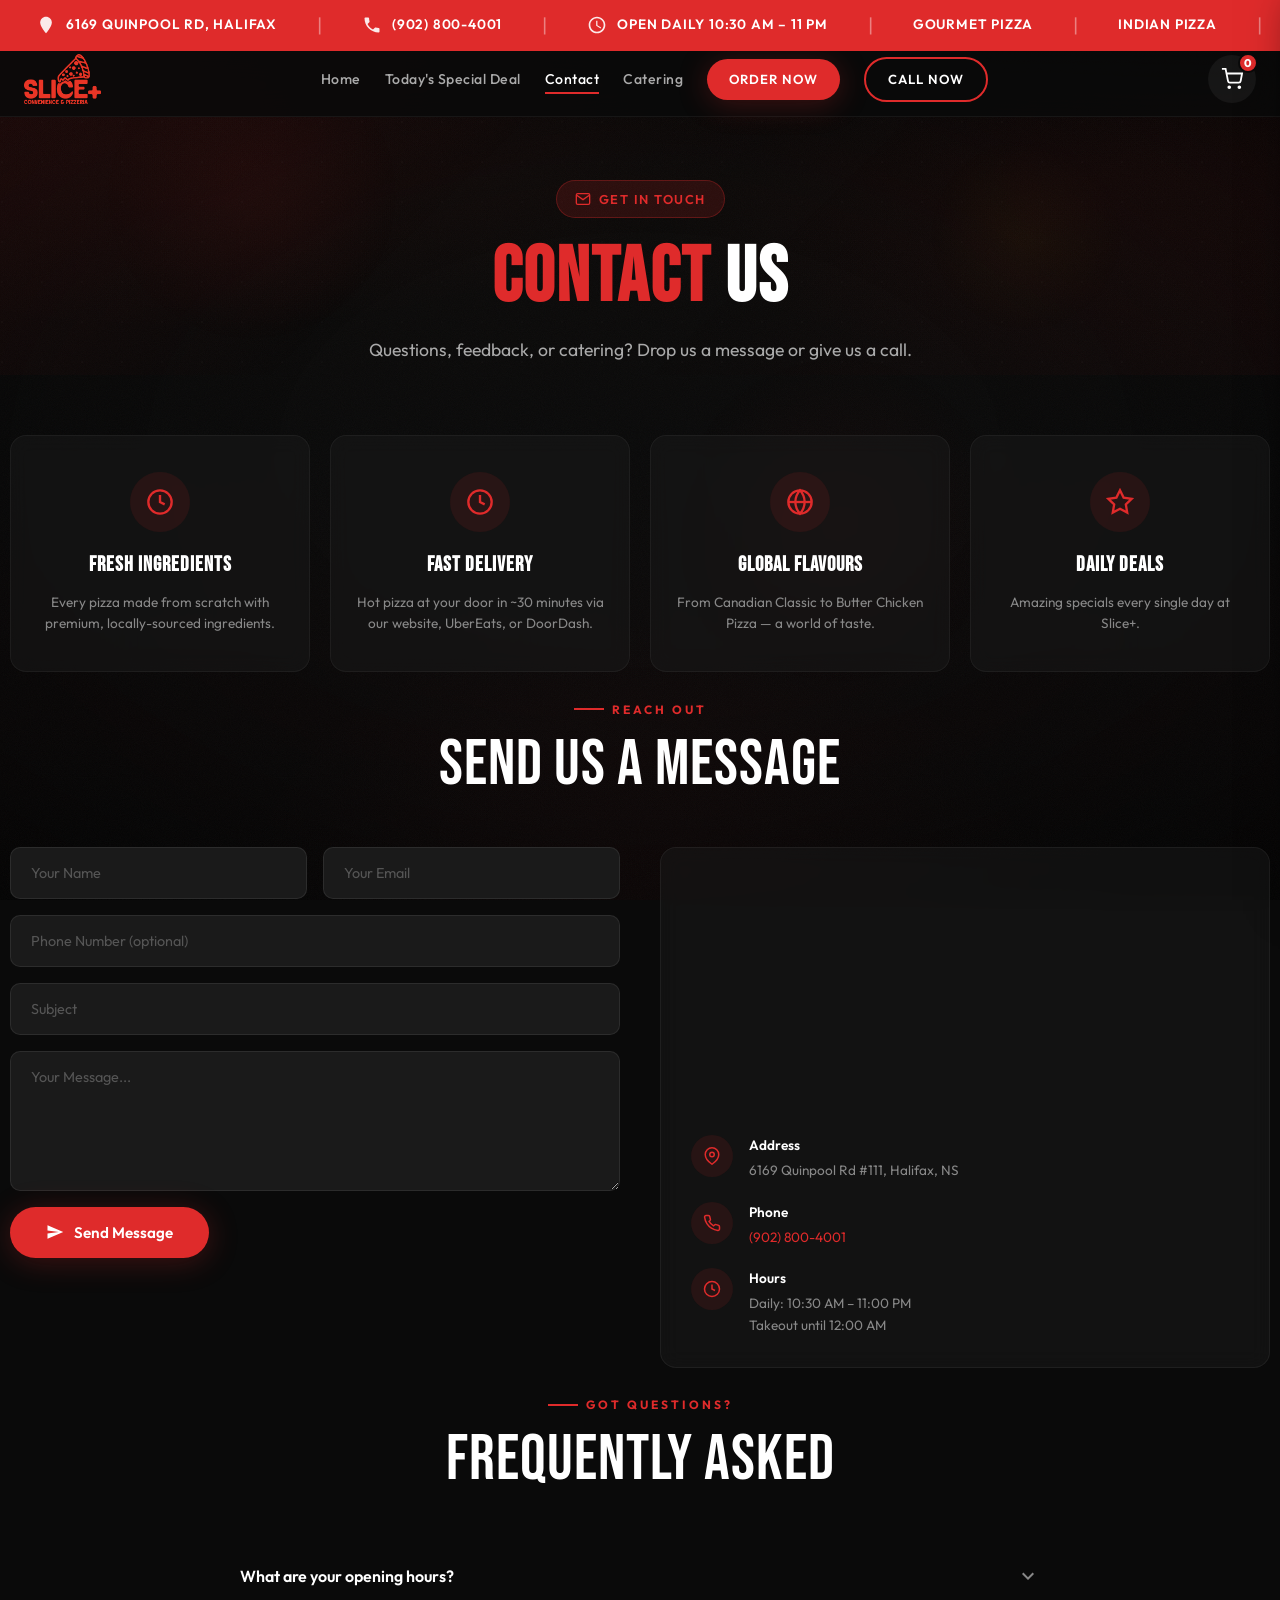
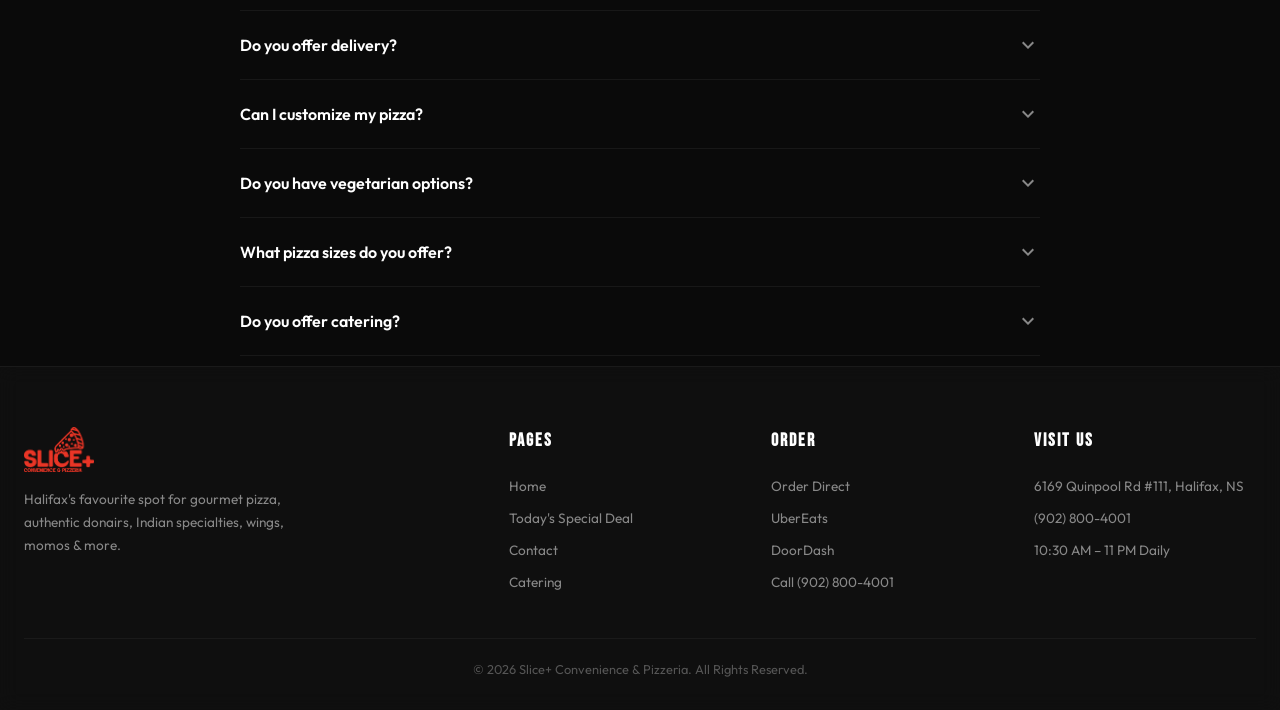
<file: contact.html>
<!DOCTYPE html>
<html lang="en">

<head>
  <meta charset="UTF-8">
  <meta name="viewport" content="width=device-width, initial-scale=1.0">
  <title>Contact | Slice+ Convenience & Pizzeria | Halifax</title>
  <meta name="description"
    content="Contact Slice+ Halifax — Questions, feedback, or catering? Drop us a message or call (902) 800-4001.">
  <link rel="preconnect" href="https://fonts.googleapis.com">
  <link rel="preconnect" href="https://fonts.gstatic.com" crossorigin>
  <link
    href="https://fonts.googleapis.com/css2?family=Bebas+Neue&family=Outfit:wght@300;400;500;600;700;800&display=swap"
    media="print" onload="this.media='all'" rel="stylesheet">
  <style>
    :root {
      --red: #df2b2b;
      --red-dark: #b91c1c;
      --black: #0a0a0a;
      --dark: #111;
      --dark2: #1a1a1a;
      --dark3: #222;
      --white: #fff;
      --gold: #f5a623;
      --green: #22c55e;
      --gray: #888;
      --gray-light: #aaa;
      --gray-dark: #555;
      --font-display: 'Bebas Neue', sans-serif;
      --font-body: 'Outfit', sans-serif;
      --radius: 16px;
      --radius-sm: 10px;
      --shadow-red: 0 4px 30px rgba(223, 43, 43, 0.25);
      --transition: 0.3s cubic-bezier(0.4, 0, 0.2, 1)
    }

    *,
    *::before,
    *::after {
      margin: 0;
      padding: 0;
      box-sizing: border-box
    }

    html {
      scroll-behavior: smooth;
      overflow-x: hidden
    }

    body {
      font-family: var(--font-body);
      background: var(--black);
      color: var(--white);
      overflow-x: hidden;
      line-height: 1.6;
      position: relative
    }

    a {
      text-decoration: none;
      color: inherit
    }

    img {
      max-width: 100%;
      display: block
    }

    button {
      cursor: pointer;
      border: none;
      font-family: var(--font-body)
    }

    body::before {
      content: '';
      position: fixed;
      inset: 0;
      z-index: -3;
      background: radial-gradient(ellipse 120% 80% at 15% 5%, rgba(223, 43, 43, .07) 0%, transparent 40%), radial-gradient(ellipse 100% 60% at 85% 20%, rgba(180, 30, 30, .05) 0%, transparent 35%), radial-gradient(ellipse 80% 80% at 50% 100%, rgba(223, 43, 43, .04) 0%, transparent 40%), linear-gradient(180deg, #080808 0%, #0c0a09 20%, #0a0a0a 50%, #0c0909 80%, #080808 100%)
    }

    body::after {
      content: '';
      position: fixed;
      inset: 0;
      z-index: -1;
      opacity: .035;
      pointer-events: none;
      background-image: url("data:image/svg+xml,%3Csvg viewBox='0 0 256 256' xmlns='http://www.w3.org/2000/svg'%3E%3Cfilter id='n'%3E%3CfeTurbulence type='fractalNoise' baseFrequency='0.85' numOctaves='4' stitchTiles='stitch'/%3E%3C/filter%3E%3Crect width='100%25' height='100%25' filter='url(%23n)' opacity='1'/%3E%3C/svg%3E");
      background-size: 200px 200px
    }

    .bg-bokeh {
      position: fixed;
      z-index: -2;
      pointer-events: none;
      border-radius: 50%
    }

    .bg-bokeh-1 {
      width: 300px;
      height: 300px;
      top: 5%;
      left: 8%;
      background: radial-gradient(circle, rgba(223, 43, 43, .06) 0%, transparent 70%);
      animation: bk 25s ease-in-out infinite
    }

    .bg-bokeh-2 {
      width: 200px;
      height: 200px;
      top: 15%;
      right: 12%;
      background: radial-gradient(circle, rgba(245, 166, 35, .04) 0%, transparent 70%);
      animation: bk 30s ease-in-out infinite reverse
    }

    .bg-bokeh-3 {
      width: 400px;
      height: 400px;
      bottom: 20%;
      left: 50%;
      background: radial-gradient(circle, rgba(223, 43, 43, .04) 0%, transparent 60%);
      animation: bk 35s ease-in-out infinite
    }

    @keyframes bk {

      0%,
      100% {
        transform: translate(0, 0) scale(1);
        opacity: .7
      }

      50% {
        transform: translate(-20px, 15px) scale(.9);
        opacity: .5
      }
    }

    .bg-vignette {
      position: fixed;
      inset: 0;
      z-index: -1;
      pointer-events: none;
      background: radial-gradient(ellipse 70% 60% at 50% 50%, transparent 40%, rgba(0, 0, 0, .4) 100%)
    }

    .reveal {
      opacity: 0;
      transform: translateY(40px);
      transition: opacity .8s ease, transform .8s ease
    }

    .reveal.visible {
      opacity: 1;
      transform: translateY(0)
    }

    .reveal-left {
      opacity: 0;
      transform: translateX(-60px);
      transition: opacity .8s ease, transform .8s ease
    }

    .reveal-left.visible {
      opacity: 1;
      transform: translateX(0)
    }

    .reveal-right {
      opacity: 0;
      transform: translateX(60px);
      transition: opacity .8s ease, transform .8s ease
    }

    .reveal-right.visible {
      opacity: 1;
      transform: translateX(0)
    }

    .header {
      position: fixed;
      top: 42px;
      left: 0;
      right: 0;
      z-index: 1000;
      background: rgba(10, 10, 10, .85);
      backdrop-filter: blur(20px);
      border-bottom: 1px solid rgba(255, 255, 255, .05);
      transition: var(--transition)
    }

    .header.scrolled {
      background: rgba(10, 10, 10, .95);
      box-shadow: 0 4px 30px rgba(0, 0, 0, .5)
    }

    .header-inner {
      max-width: 1300px;
      margin: 0 auto;
      padding: 12px 24px;
      display: flex;
      align-items: center;
      justify-content: space-between
    }

    .logo img {
      height: 50px
    }

    .nav {
      display: flex;
      align-items: center;
      gap: 24px
    }

    .nav a {
      font-size: .88rem;
      font-weight: 500;
      letter-spacing: .5px;
      color: var(--gray-light);
      transition: var(--transition);
      position: relative
    }

    .nav a::after {
      content: '';
      position: absolute;
      bottom: -4px;
      left: 0;
      width: 0;
      height: 2px;
      background: var(--red);
      transition: var(--transition)
    }

    .nav a:hover {
      color: var(--white)
    }

    .nav a:hover::after {
      width: 100%
    }

    .nav a.active {
      color: var(--white)
    }

    .nav a.active::after {
      width: 100%
    }

    .nav-cta {
      background: var(--red) !important;
      color: var(--white) !important;
      padding: 10px 22px !important;
      border-radius: 50px;
      font-weight: 600 !important;
      font-size: .82rem !important;
      letter-spacing: 1px !important;
      text-transform: uppercase;
      box-shadow: var(--shadow-red)
    }

    .nav-cta::after {
      display: none !important
    }

    .nav-cta:hover {
      background: var(--red-dark) !important;
      transform: translateY(-2px)
    }

    .nav-cta-call {
      background: transparent !important;
      border: 2px solid var(--red) !important;
      color: var(--white) !important;
      box-shadow: none !important
    }

    .nav-cta-call:hover {
      background: var(--red) !important
    }

    .cart-btn {
      display: flex;
      align-items: center;
      justify-content: center;
      width: 48px;
      height: 48px;
      background: rgba(255, 255, 255, .05);
      border-radius: 50%;
      position: relative;
      transition: var(--transition)
    }

    .cart-btn:hover {
      background: rgba(255, 255, 255, .1)
    }

    .cart-badge {
      position: absolute;
      top: -2px;
      right: -2px;
      background: var(--red);
      color: var(--white);
      width: 20px;
      height: 20px;
      border-radius: 50%;
      display: flex;
      align-items: center;
      justify-content: center;
      font-size: .7rem;
      font-weight: 800;
      border: 2px solid var(--black)
    }

    .mobile-toggle {
      display: none;
      flex-direction: column;
      gap: 5px;
      background: none;
      padding: 8px
    }

    .mobile-toggle span {
      width: 26px;
      height: 2px;
      background: var(--white);
      border-radius: 2px
    }

    .mobile-nav {
      display: none;
      position: fixed;
      top: 116px;
      left: 0;
      right: 0;
      bottom: 0;
      background: rgba(10, 10, 10, .98);
      backdrop-filter: blur(20px);
      z-index: 999;
      flex-direction: column;
      align-items: center;
      justify-content: center;
      gap: 28px
    }

    .mobile-nav.open {
      display: flex
    }

    .mobile-nav a {
      font-size: 1.3rem;
      font-weight: 500;
      color: var(--gray-light);
      transition: var(--transition)
    }

    .mobile-nav a:hover {
      color: var(--red)
    }

    .mob-btns {
      display: flex;
      flex-direction: column;
      gap: 12px;
      width: 80%;
      max-width: 300px;
      margin-top: 20px
    }

    .mob-btns a {
      display: block;
      text-align: center;
      padding: 14px;
      border-radius: 50px;
      font-weight: 700;
      font-size: .9rem;
      letter-spacing: 1px;
      text-transform: uppercase
    }

    .info-ticker {
      background: var(--red);
      padding: 10px 0;
      overflow: hidden;
      position: fixed;
      top: 0;
      left: 0;
      right: 0;
      z-index: 1001
    }

    .ticker-track {
      display: flex;
      animation: ticker 45s linear infinite;
      white-space: nowrap
    }

    @keyframes ticker {
      0% {
        transform: translateX(0)
      }

      100% {
        transform: translateX(-50%)
      }
    }

    .ticker-item {
      display: inline-flex;
      align-items: center;
      gap: 10px;
      padding: 0 36px;
      font-weight: 600;
      font-size: .85rem;
      letter-spacing: .8px;
      text-transform: uppercase
    }

    .ticker-item svg {
      width: 20px;
      height: 20px;
      fill: currentColor;
      opacity: .9;
      flex-shrink: 0
    }

    .ticker-sep {
      display: inline-flex;
      align-items: center;
      padding: 0 4px;
      opacity: .4;
      font-size: 1.2rem
    }

    .page-hero {
      position: relative;
      padding: 180px 24px 10px;
      text-align: center;
      overflow: hidden
    }

    .page-hero::before {
      content: '';
      position: absolute;
      inset: 0;
      background: linear-gradient(135deg, rgba(223, 43, 43, .08) 0%, transparent 40%, transparent 60%, rgba(223, 43, 43, .04) 100%);
      pointer-events: none
    }

    .page-hero-pattern {
      position: absolute;
      inset: 0;
      opacity: .04;
      background-image: radial-gradient(circle at 2px 2px, rgba(255, 255, 255, .4) 1px, transparent 0);
      background-size: 40px 40px;
      pointer-events: none
    }

    .page-hero-content {
      position: relative;
      z-index: 2;
      max-width: 800px;
      margin: 0 auto
    }

    .page-hero-badge {
      display: inline-flex;
      align-items: center;
      gap: 8px;
      background: rgba(223, 43, 43, .15);
      border: 1px solid rgba(223, 43, 43, .3);
      padding: 8px 18px;
      border-radius: 50px;
      font-size: .8rem;
      font-weight: 600;
      color: var(--red);
      letter-spacing: 1.5px;
      text-transform: uppercase;
      margin-bottom: 24px;
      animation: pg 3s ease-in-out infinite
    }

    @keyframes pg {

      0%,
      100% {
        box-shadow: 0 0 0 0 rgba(223, 43, 43, .2)
      }

      50% {
        box-shadow: 0 0 25px 8px rgba(223, 43, 43, .12)
      }
    }

    .page-hero h1 {
      font-family: var(--font-display);
      font-size: clamp(3rem, 6vw, 5.5rem);
      line-height: .95;
      letter-spacing: 2px;
      margin-bottom: 20px
    }

    .hl {
      color: var(--red)
    }

    .page-hero-desc {
      font-size: 1.1rem;
      color: var(--gray-light);
      max-width: 550px;
      margin: 0 auto;
      line-height: 1.7
    }

    .section {
      padding: 10px 10px;
      position: relative;
      overflow: hidden
    }

    .container {
      max-width: 1300px;
      margin: 0 auto
    }

    .section-label {
      display: inline-flex;
      align-items: center;
      gap: 8px;
      font-size: .75rem;
      font-weight: 700;
      color: var(--red);
      letter-spacing: 3px;
      text-transform: uppercase;
      margin-bottom: 14px
    }

    .section-label::before {
      content: '';
      width: 30px;
      height: 2px;
      background: var(--red)
    }

    .section-title {
      font-family: var(--font-display);
      font-size: clamp(2.5rem, 5vw, 4rem);
      letter-spacing: 1px;
      line-height: 1;
      margin-bottom: 20px
      /* color: var(--white) */
    }

    .section-desc {
      color: var(--gray);
      font-size: 1.05rem;
      max-width: 600px;
      line-height: 1.7
    }

    .btn-primary {
      display: inline-flex;
      align-items: center;
      gap: 10px;
      background: var(--red);
      color: var(--white);
      padding: 16px 36px;
      border-radius: 50px;
      font-weight: 600;
      font-size: .95rem;
      transition: var(--transition);
      box-shadow: var(--shadow-red)
    }

    .btn-primary:hover {
      background: var(--red-dark);
      transform: translateY(-3px)
    }

    .why-grid {
      display: grid;
      grid-template-columns: repeat(4, 1fr);
      gap: 20px;
      margin-top: 50px
    }

    .why-card {
      background: rgba(26, 26, 26, .5);
      backdrop-filter: blur(10px);
      border: 1px solid rgba(255, 255, 255, .05);
      border-radius: var(--radius);
      padding: 36px 24px;
      text-align: center;
      transition: var(--transition)
    }

    .why-card:hover {
      transform: translateY(-8px);
      border-color: rgba(223, 43, 43, .15);
      box-shadow: 0 12px 40px rgba(0, 0, 0, .3)
    }

    .why-icon {
      width: 60px;
      height: 60px;
      border-radius: 50%;
      background: rgba(223, 43, 43, .1);
      display: flex;
      align-items: center;
      justify-content: center;
      margin: 0 auto 16px
    }

    .why-icon svg {
      width: 28px;
      height: 28px;
      fill: none;
      stroke: var(--red);
      stroke-width: 2
    }

    .why-card h4 {
      font-family: var(--font-display);
      font-size: 1.3rem;
      letter-spacing: 1px;
      margin-bottom: 10px
    }

    .why-card p {
      font-size: .85rem;
      color: var(--gray);
      line-height: 1.6
    }

    .faq-list {
      max-width: 800px;
      margin: 50px auto 0
    }

    .faq-item {
      border-bottom: 1px solid rgba(255, 255, 255, .06)
    }

    .faq-question {
      width: 100%;
      background: none;
      color: var(--white);
      padding: 22px 0;
      font-size: 1rem;
      font-weight: 600;
      text-align: left;
      display: flex;
      justify-content: space-between;
      align-items: center;
      transition: var(--transition)
    }

    .faq-question:hover {
      color: var(--red)
    }

    .faq-arrow {
      width: 24px;
      height: 24px;
      fill: var(--gray);
      transition: transform .3s;
      flex-shrink: 0
    }

    .faq-item.open .faq-arrow {
      transform: rotate(180deg);
      fill: var(--red)
    }

    .faq-answer {
      max-height: 0;
      overflow: hidden;
      transition: max-height .4s ease, padding .4s ease
    }

    .faq-item.open .faq-answer {
      max-height: 300px;
      padding-bottom: 20px
    }

    .faq-answer p {
      color: var(--gray-light);
      font-size: .9rem;
      line-height: 1.7
    }

    .contact-grid {
      display: grid;
      grid-template-columns: 1fr 1fr;
      gap: 40px;
      margin-top: 50px
    }

    .contact-form {
      display: flex;
      flex-direction: column;
      gap: 16px
    }

    .form-row {
      display: flex;
      gap: 16px
    }

    .form-row>* {
      flex: 1
    }

    .form-input,
    .form-textarea {
      background: var(--dark2);
      border: 1px solid rgba(255, 255, 255, .08);
      border-radius: var(--radius-sm);
      padding: 16px 20px;
      color: var(--white);
      font-family: var(--font-body);
      font-size: .9rem;
      transition: var(--transition);
      width: 100%
    }

    .form-input:focus,
    .form-textarea:focus {
      outline: none;
      border-color: var(--red);
      box-shadow: 0 0 0 3px rgba(223, 43, 43, .1)
    }

    .form-input::placeholder,
    .form-textarea::placeholder {
      color: var(--gray-dark)
    }

    .form-textarea {
      min-height: 140px;
      resize: vertical
    }

    .contact-info-card {
      background: rgba(26, 26, 26, .5);
      backdrop-filter: blur(10px);
      border: 1px solid rgba(255, 255, 255, .06);
      border-radius: var(--radius);
      overflow: hidden
    }

    .contact-map {
      width: 100%;
      height: 250px;
      border: 0
    }

    .contact-details {
      padding: 30px
    }

    .contact-row {
      display: flex;
      align-items: flex-start;
      gap: 16px;
      margin-bottom: 20px
    }

    .contact-row:last-child {
      margin-bottom: 0
    }

    .contact-icon-wrap {
      width: 42px;
      height: 42px;
      border-radius: 50%;
      background: rgba(223, 43, 43, .1);
      display: flex;
      align-items: center;
      justify-content: center;
      flex-shrink: 0
    }

    .contact-icon-wrap svg {
      width: 18px;
      height: 18px;
      fill: none;
      stroke: var(--red);
      stroke-width: 2
    }

    .contact-row h4 {
      font-size: .85rem;
      font-weight: 600;
      margin-bottom: 3px
    }

    .contact-row p,
    .contact-row a {
      font-size: .85rem;
      color: var(--gray)
    }

    .contact-row a:hover {
      color: var(--white)
    }

    .info-bar {
      display: none !important;
      background: rgba(17, 17, 17, .8);
      backdrop-filter: blur(10px);
      border-top: 1px solid rgba(255, 255, 255, .05);
      border-bottom: 1px solid rgba(255, 255, 255, .05);
      padding: 20px 24px;
      display: flex;
      justify-content: center;
      gap: 40px;
      flex-wrap: wrap
    }

    .info-bar a,
    .info-bar span {
      display: flex;
      align-items: center;
      gap: 10px;
      color: var(--gray-light);
      font-size: .9rem;
      font-weight: 500;
      transition: var(--transition)
    }

    .info-bar a:hover {
      color: var(--white)
    }

    .info-bar svg {
      width: 18px;
      height: 18px;
      fill: none;
      stroke: var(--red);
      stroke-width: 2;
      flex-shrink: 0
    }

    .footer {
      background: rgba(17, 17, 17, .8);
      backdrop-filter: blur(10px);
      border-top: 1px solid rgba(255, 255, 255, .05);
      padding: 60px 24px 30px;
      position: relative;
      z-index: 1
    }

    .footer-inner {
      max-width: 1300px;
      margin: 0 auto;
      display: grid;
      grid-template-columns: 2fr 1fr 1fr 1fr;
      gap: 40px
    }

    .footer-brand img {
      height: 45px;
      margin-bottom: 16px
    }

    .footer-brand p {
      color: var(--gray);
      font-size: .85rem;
      line-height: 1.7;
      max-width: 300px
    }

    .footer-col h4 {
      font-family: var(--font-display);
      font-size: 1.1rem;
      letter-spacing: 2px;
      margin-bottom: 16px
    }

    .footer-col a {
      display: block;
      color: var(--gray);
      font-size: .85rem;
      padding: 5px 0;
      transition: var(--transition)
    }

    .footer-col a:hover {
      color: var(--red);
      transform: translateX(4px)
    }

    .footer-bottom {
      max-width: 1300px;
      margin: 40px auto 0;
      padding-top: 20px;
      border-top: 1px solid rgba(255, 255, 255, .05);
      display: flex;
      justify-content: space-between;
      align-items: center;
      flex-wrap: wrap;
      gap: 12px
    }

    .footer-bottom p {
      color: var(--gray-dark);
      font-size: .8rem
    }

    .op-bg {
      display: none;
      position: fixed;
      inset: 0;
      z-index: 5000;
      background: rgba(0, 0, 0, .7);
      backdrop-filter: blur(8px);
      align-items: center;
      justify-content: center;
      padding: 20px
    }

    .op-bg.open {
      display: flex
    }

    .op-box {
      background: var(--dark);
      border-radius: 20px;
      max-width: 420px;
      width: 100%;
      padding: 36px;
      border: 1px solid rgba(255, 255, 255, .06);
      box-shadow: 0 24px 80px rgba(0, 0, 0, .6);
      text-align: center;
      position: relative
    }

    .op-x {
      position: absolute;
      top: 14px;
      right: 14px;
      width: 32px;
      height: 32px;
      border-radius: 50%;
      background: rgba(255, 255, 255, .05);
      color: var(--gray);
      display: flex;
      align-items: center;
      justify-content: center;
      font-size: 1.1rem;
      transition: var(--transition)
    }

    .op-x:hover {
      background: var(--red);
      color: var(--white)
    }

    .op-box h3 {
      font-family: var(--font-display);
      font-size: 2rem;
      letter-spacing: 1px;
      margin-bottom: 6px
    }

    .op-box p {
      color: var(--gray);
      font-size: .9rem;
      margin-bottom: 28px
    }

    .op-btns {
      display: flex;
      gap: 14px
    }

    .op-btn {
      flex: 1;
      padding: 22px 16px;
      border-radius: var(--radius);
      border: 2px solid rgba(255, 255, 255, .08);
      background: rgba(255, 255, 255, .02);
      transition: var(--transition);
      text-align: center;
      color: var(--white);
      display: block
    }

    .op-btn:hover {
      border-color: rgba(223, 43, 43, .4);
      background: rgba(223, 43, 43, .05);
      transform: translateY(-2px)
    }

    .op-btn svg {
      width: 36px;
      height: 36px;
      margin: 0 auto 10px;
      display: block;
      stroke: var(--gray);
      fill: none;
      transition: var(--transition)
    }

    .op-btn:hover svg {
      stroke: var(--red)
    }

    .op-btn strong {
      display: block;
      font-size: 1rem;
      margin-bottom: 4px
    }

    .op-btn span {
      font-size: .78rem;
      color: var(--gray-dark)
    }

    .c-bg {
      display: none;
      position: fixed;
      inset: 0;
      background: rgba(0, 0, 0, .5);
      z-index: 1400
    }

    .c-bg.open {
      display: block
    }

    .c-sb {
      position: fixed;
      top: 0;
      right: -440px;
      width: 420px;
      height: 100vh;
      background: var(--dark);
      z-index: 1500;
      border-left: 1px solid rgba(255, 255, 255, .06);
      transition: right .4s cubic-bezier(.4, 0, .2, 1);
      display: flex;
      flex-direction: column;
      box-shadow: -8px 0 40px rgba(0, 0, 0, .5)
    }

    .c-sb.open {
      right: 0
    }

    .c-h {
      padding: 20px 24px;
      border-bottom: 1px solid rgba(255, 255, 255, .06);
      display: flex;
      align-items: center;
      justify-content: space-between
    }

    .c-h h3 {
      font-family: var(--font-display);
      font-size: 1.4rem;
      letter-spacing: 1px
    }

    .c-xb {
      width: 36px;
      height: 36px;
      border-radius: 50%;
      background: rgba(255, 255, 255, .05);
      color: var(--gray);
      display: flex;
      align-items: center;
      justify-content: center;
      transition: var(--transition)
    }

    .c-xb:hover {
      background: var(--red);
      color: var(--white)
    }

    .c-body {
      flex: 1;
      overflow-y: auto;
      padding: 16px 24px
    }

    .c-empty {
      text-align: center;
      color: var(--gray);
      padding: 60px 20px
    }

    .c-i {
      display: flex;
      gap: 12px;
      padding: 14px 0;
      border-bottom: 1px solid rgba(255, 255, 255, .05)
    }

    .c-i-info {
      flex: 1
    }

    .c-i-name {
      font-weight: 600;
      font-size: .9rem
    }

    .c-i-mods {
      font-size: .75rem;
      color: var(--gray);
      margin-top: 2px
    }

    .c-i-bot {
      display: flex;
      align-items: center;
      justify-content: space-between;
      margin-top: 8px
    }

    .c-i-price {
      font-weight: 700;
      font-size: .9rem;
      color: var(--green)
    }

    .c-i-qty {
      display: flex;
      align-items: center;
      background: rgba(255, 255, 255, .05);
      border-radius: 50px
    }

    .c-i-qty button {
      width: 28px;
      height: 28px;
      background: transparent;
      color: var(--white);
      font-size: .85rem;
      font-weight: 700;
      display: flex;
      align-items: center;
      justify-content: center;
      border-radius: 50%;
      transition: var(--transition)
    }

    .c-i-qty button:hover {
      background: rgba(255, 255, 255, .1)
    }

    .c-i-qty em {
      width: 28px;
      text-align: center;
      font-weight: 700;
      font-size: .82rem;
      font-style: normal
    }

    .c-i-rm {
      color: var(--gray-dark);
      font-size: .72rem;
      background: none;
      transition: var(--transition);
      margin-top: 4px
    }

    .c-i-rm:hover {
      color: var(--red)
    }

    .c-ft {
      padding: 20px 24px;
      border-top: 1px solid rgba(255, 255, 255, .06);
      background: rgba(17, 17, 17, .8)
    }

    .c-l {
      display: flex;
      justify-content: space-between;
      font-size: .88rem;
      margin-bottom: 8px;
      color: var(--gray)
    }

    .c-l.tot {
      font-size: 1.1rem;
      font-weight: 800;
      color: var(--white);
      margin-top: 12px;
      padding-top: 12px;
      border-top: 1px solid rgba(255, 255, 255, .08)
    }

    .c-l.tot span:last-child {
      color: var(--green)
    }

    .c-go {
      display: block;
      width: 100%;
      margin-top: 16px;
      background: var(--red);
      color: var(--white);
      padding: 16px;
      border-radius: 50px;
      font-weight: 700;
      font-size: 1rem;
      text-align: center;
      box-shadow: var(--shadow-red);
      transition: var(--transition)
    }

    .c-go:hover {
      background: var(--red-dark)
    }

    .da {
      position: fixed;
      bottom: 24px;
      right: 24px;
      z-index: 9999;
      max-width: 380px;
      width: calc(100% - 48px);
      background: rgba(17, 17, 17, .95);
      backdrop-filter: blur(20px);
      border: 1px solid rgba(223, 43, 43, .3);
      border-radius: var(--radius);
      overflow: hidden;
      box-shadow: 0 20px 60px rgba(0, 0, 0, .6), 0 0 30px rgba(223, 43, 43, .1);
      transform: translateY(120%);
      opacity: 0;
      transition: transform .5s cubic-bezier(.34, 1.56, .64, 1), opacity .4s ease;
      pointer-events: none
    }

    .da.show {
      transform: translateY(0);
      opacity: 1;
      pointer-events: all
    }

    .da-top {
      background: var(--red);
      padding: 10px 16px;
      display: flex;
      align-items: center;
      justify-content: space-between
    }

    .da-lbl {
      font-size: .72rem;
      font-weight: 700;
      letter-spacing: 1.5px;
      text-transform: uppercase;
      display: flex;
      align-items: center;
      gap: 6px
    }

    .da-lbl svg {
      width: 14px;
      height: 14px;
      fill: currentColor;
      animation: rng 1.5s ease-in-out infinite
    }

    @keyframes rng {
      0% {
        transform: rotate(0)
      }

      20% {
        transform: rotate(15deg)
      }

      40% {
        transform: rotate(-10deg)
      }

      60% {
        transform: rotate(5deg)
      }

      100% {
        transform: rotate(0)
      }
    }

    .da-x {
      background: none;
      color: var(--white);
      font-size: 1.2rem;
      padding: 2px 6px;
      border-radius: 50%;
      transition: .3s;
      line-height: 1;
      opacity: .8
    }

    .da-x:hover {
      opacity: 1;
      background: rgba(255, 255, 255, .15)
    }

    .da-body {
      padding: 20px 24px;
      cursor: pointer;
      transition: .3s;
      display: block;
      color: var(--white)
    }

    .da-body:hover {
      background: rgba(223, 43, 43, .05)
    }

    .da-day {
      font-size: .7rem;
      color: var(--gray);
      text-transform: uppercase;
      letter-spacing: 1px;
      margin-bottom: 4px
    }

    .da-name {
      font-family: var(--font-display);
      font-size: 1.5rem;
      letter-spacing: 1px;
      line-height: 1.1;
      margin-bottom: 6px
    }

    .da-desc {
      font-size: .85rem;
      color: var(--gray-light);
      margin-bottom: 10px;
      line-height: 1.4
    }

    .da-price {
      font-family: var(--font-display);
      font-size: 2rem;
      color: var(--gold);
      display: inline-block;
      margin-right: 12px
    }

    .da-cta {
      display: inline-flex;
      align-items: center;
      gap: 6px;
      background: var(--red);
      color: var(--white);
      padding: 8px 20px;
      border-radius: 50px;
      font-size: .75rem;
      font-weight: 700;
      letter-spacing: .8px;
      text-transform: uppercase;
      transition: .3s
    }

    .da-cta:hover {
      background: var(--red-dark)
    }

    .da-cta svg {
      width: 12px;
      height: 12px;
      fill: currentColor
    }

    .da-prog {
      width: 100%;
      height: 4px;
      background: rgba(255, 255, 255, .08);
      overflow: hidden
    }

    .da-prog-bar {
      height: 100%;
      background: linear-gradient(90deg, var(--red), var(--gold));
      width: 100%
    }

    @keyframes progShrink {
      0% {
        width: 100%
      }

      100% {
        width: 0
      }
    }

    @media(max-width:1024px) {
      .nav {
        display: none
      }

      .mobile-toggle {
        display: flex
      }

      .why-grid {
        grid-template-columns: repeat(2, 1fr)
      }

      .footer-inner {
        grid-template-columns: 1fr 1fr
      }
    }

    @media(max-width:768px) {
      .header {
        top: 36px !important
      }

      .mobile-nav {
        top: 10px !important
      }

      .page-hero {
        padding: 150px 16px 10px
      }

      .page-hero h1 {
        font-size: 3rem
      }

      .contact-grid {
        grid-template-columns: 1fr
      }

      .form-row {
        flex-direction: column
      }

      .why-grid {
        grid-template-columns: repeat(2, 1fr)
      }

      .da {
        right: 12px;
        max-width: none;
        bottom: 12px;
        width: calc(100% - 24px)
      }

      .footer-inner {
        grid-template-columns: 1fr
      }

      .footer-bottom {
        flex-direction: column;
        text-align: center
      }

      .info-bar {
        display: none !important;
        flex-direction: column;
        gap: 12px;
        align-items: center
      }

      .c-sb {
        width: 100%;
        right: -100%
      }

      .op-btns {
        flex-direction: column
      }
    }

    @media(max-width:480px) {
      .why-grid {
        grid-template-columns: 1fr
      }

      .page-hero h1 {
        font-size: 2.5rem
      }
    }
    .footer-bottom{
      display: flex !important;
      justify-content: center !important;
    }
    .d-none{
      display: none !important;
    }
  </style>
</head>

<body>

  <div class="bg-bokeh bg-bokeh-1"></div>
  <div class="bg-bokeh bg-bokeh-2"></div>
  <div class="bg-bokeh bg-bokeh-3"></div>
  <div class="bg-vignette"></div>

  <!-- TICKER -->
  <div class="info-ticker">
    <div class="ticker-track" id="tickerTrack"></div>
  </div>

  <!-- HEADER -->
  <header class="header" id="header">
    <div class="header-inner">
      <a href="index.html" class="logo"><img src="assets/images/1__3_.png" alt="Slice+"></a>
      <nav class="nav">
        <a href="/index.html">Home</a><a href="/specials.html">Today's Special Deal</a><a href="/contact.html"
          class="active">Contact</a><a href="/catering.html">Catering</a>
        <a href="#" class="nav-cta" onclick="event.preventDefault();openOP()">Order Now</a>
        <a href="tel:9028004001" class="nav-cta nav-cta-call">Call Now</a>
      </nav>
      <button class="cart-btn" onclick="toggleC()"><svg width="22" height="22" viewBox="0 0 24 24" fill="none"
          stroke="white" stroke-width="2">
          <circle cx="9" cy="21" r="1" />
          <circle cx="20" cy="21" r="1" />
          <path d="M1 1h4l2.68 13.39a2 2 0 002 1.61h9.72a2 2 0 002-1.61L23 6H6" />
        </svg><span class="cart-badge" id="cBadge">0</span></button>
      <button class="mobile-toggle" onclick="toggleMob()"><span></span><span></span><span></span></button>
    </div>
  </header>

  <!-- MOBILE NAV -->
  <div class="mobile-nav" id="mobNav">
    <a href="/index.html">Home</a><a href="/specials.html">Today's Special Deal</a><a href="/contact.html">Contact</a><a
      href="/catering.html">Catering</a>
    <div class="mob-btns">
      <a href="#" onclick="event.preventDefault();closeMob();openOP()"
        style="background:var(--red);color:var(--white)">Order Now</a>
      <a href="tel:9028004001" style="border:2px solid var(--red);color:var(--white)">Call (902) 800-4001</a>
    </div>
  </div>

  <!-- HERO -->
  <section class="page-hero">
    <div class="page-hero-pattern"></div>
    <div class="page-hero-content">
      <div class="page-hero-badge"><svg viewBox="0 0 24 24" width="16" height="16" fill="none" stroke="#df2b2b"
          stroke-width="2">
          <path d="M4 4h16c1.1 0 2 .9 2 2v12c0 1.1-.9 2-2 2H4c-1.1 0-2-.9-2-2V6c0-1.1.9-2 2-2z" />
          <polyline points="22,6 12,13 2,6" />
        </svg> Get In Touch</div>
      <h1><span class="hl">CONTACT</span> US</h1>
      <p class="page-hero-desc">Questions, feedback, or catering? Drop us a message or give us a call.</p>
    </div>
  </section>

  <!-- WHY US -->
  <section class="section">
    <div class="container">
      <div class="why-grid">
        <div class="why-card reveal">
          <div class="why-icon"><svg viewBox="0 0 24 24">
              <path d="M12 2a10 10 0 100 20 10 10 0 000-20z" />
              <path d="M12 6v6l4 2" />
            </svg></div>
          <h4>FRESH INGREDIENTS</h4>
          <p>Every pizza made from scratch with premium, locally-sourced ingredients.</p>
        </div>
        <div class="why-card reveal">
          <div class="why-icon"><svg viewBox="0 0 24 24">
              <circle cx="12" cy="12" r="10" />
              <polyline points="12 6 12 12 16 14" />
            </svg></div>
          <h4>FAST DELIVERY</h4>
          <p>Hot pizza at your door in ~30 minutes via our website, UberEats, or DoorDash.</p>
        </div>
        <div class="why-card reveal">
          <div class="why-icon"><svg viewBox="0 0 24 24">
              <circle cx="12" cy="12" r="10" />
              <line x1="2" y1="12" x2="22" y2="12" />
              <path d="M12 2a15.3 15.3 0 014 10 15.3 15.3 0 01-4 10 15.3 15.3 0 01-4-10 15.3 15.3 0 014-10z" />
            </svg></div>
          <h4>GLOBAL FLAVOURS</h4>
          <p>From Canadian Classic to Butter Chicken Pizza — a world of taste.</p>
        </div>
        <div class="why-card reveal">
          <div class="why-icon"><svg viewBox="0 0 24 24">
              <path
                d="M12 2L15.09 8.26L22 9.27L17 14.14L18.18 21.02L12 17.77L5.82 21.02L7 14.14L2 9.27L8.91 8.26L12 2Z" />
            </svg></div>
          <h4>DAILY DEALS</h4>
          <p>Amazing specials every single day at Slice+.</p>
        </div>
      </div>
    </div>
  </section>
  <!-- CONTACT FORM + MAP -->
  <section class="section">
    <div class="container">
      <div class="reveal" style="text-align:center">
        <div class="section-label" style="justify-content:center">Reach Out</div>
        <div class="section-title">SEND US A MESSAGE</div>
      </div>
      <div class="contact-grid">
        <form class="contact-form reveal-left" action="https://formspree.io/f/meeroqze" method="POST">
          <div class="form-row"><input type="text" name="name" class="form-input" placeholder="Your Name"
              required><input type="email" name="email" class="form-input" placeholder="Your Email" required></div>
          <input type="text" name="phone" class="form-input" placeholder="Phone Number (optional)">
          <input type="text" name="subject" class="form-input" placeholder="Subject">
          <textarea name="message" class="form-textarea" placeholder="Your Message..." required></textarea>
          <button type="submit" class="btn-primary" style="align-self:flex-start"><svg width="18" height="18"
              viewBox="0 0 24 24" fill="currentColor">
              <path d="M2.01 21L23 12 2.01 3 2 10l15 2-15 2z" />
            </svg> Send Message</button>
        </form>
        <div class="contact-info-card reveal-right">
          <iframe class="contact-map"
            src="https://www.google.com/maps/embed?pb=!1m18!1m12!1m3!1d2838.0!2d-63.5974!3d44.6454!2m3!1f0!2f0!3f0!3m2!1i1024!2i768!4f13.1!3m3!1m2!1s0x4b5a23c8f56e6e1d%3A0x1234567890!2s6169+Quinpool+Rd+%23111%2C+Halifax%2C+NS!5e0!3m2!1sen!2sca!4v1700000000000"
            loading="lazy" allowfullscreen></iframe>
          <div class="contact-details">
            <div class="contact-row">
              <div class="contact-icon-wrap"><svg viewBox="0 0 24 24">
                  <path d="M21 10c0 7-9 13-9 13s-9-6-9-13a9 9 0 0118 0z" />
                  <circle cx="12" cy="10" r="3" />
                </svg></div>
              <div>
                <h4>Address</h4>
                <p><a href="https://maps.app.goo.gl/exj8kZeiAGhVrHQN8" target="_blank">6169 Quinpool Rd #111, Halifax,
                    NS</a></p>
              </div>
            </div>
            <div class="contact-row">
              <div class="contact-icon-wrap"><svg viewBox="0 0 24 24">
                  <path
                    d="M22 16.92v3a2 2 0 01-2.18 2 19.79 19.79 0 01-8.63-3.07 19.5 19.5 0 01-6-6 19.79 19.79 0 01-3.07-8.67A2 2 0 014.11 2h3a2 2 0 012 1.72c.127.96.361 1.903.7 2.81a2 2 0 01-.45 2.11L8.09 9.91a16 16 0 006 6l1.27-1.27a2 2 0 012.11-.45c.907.339 1.85.573 2.81.7A2 2 0 0122 16.92z" />
                </svg></div>
              <div>
                <h4>Phone</h4>
                <p><a href="tel:9028004001" style="color:var(--red)">(902) 800-4001</a></p>
              </div>
            </div>
            <div class="contact-row">
              <div class="contact-icon-wrap"><svg viewBox="0 0 24 24">
                  <circle cx="12" cy="12" r="10" />
                  <polyline points="12 6 12 12 16 14" />
                </svg></div>
              <div>
                <h4>Hours</h4>
                <p>Daily: 10:30 AM – 11:00 PM<br>Takeout until 12:00 AM</p>
              </div>
            </div>
          </div>
        </div>
      </div>
    </div>
  </section>
  <!-- FAQ -->
  <section class="section">
    <div class="container">
      <div class="reveal" style="text-align:center">
        <div class="section-label" style="justify-content:center">Got Questions?</div>
        <div class="section-title">FREQUENTLY ASKED</div>
      </div>
      <div class="faq-list">
        <div class="faq-item reveal"><button class="faq-question" onclick="toggleFaq(this)">What are your opening
            hours?<svg class="faq-arrow" viewBox="0 0 24 24">
              <path d="M7.41 8.59L12 13.17l4.59-4.58L18 10l-6 6-6-6z" />
            </svg></button>
          <div class="faq-answer">
            <p>We're open daily 10:30 AM to 11:00 PM. Takeout until 12:00 AM.</p>
          </div>
        </div>
        <div class="faq-item reveal"><button class="faq-question" onclick="toggleFaq(this)">Do you offer delivery?<svg
              class="faq-arrow" viewBox="0 0 24 24">
              <path d="M7.41 8.59L12 13.17l4.59-4.58L18 10l-6 6-6-6z" />
            </svg></button>
          <div class="faq-answer">
            <p>Yes! Order through our website, UberEats, DoorDash, or call (902) 800-4001.</p>
          </div>
        </div>
        <div class="faq-item reveal"><button class="faq-question" onclick="toggleFaq(this)">Can I customize my
            pizza?<svg class="faq-arrow" viewBox="0 0 24 24">
              <path d="M7.41 8.59L12 13.17l4.59-4.58L18 10l-6 6-6-6z" />
            </svg></button>
          <div class="faq-answer">
            <p>Absolutely! Base toppings $1.25, premium toppings $1.99 including donair meat, chicken, paneer.</p>
          </div>
        </div>
        <div class="faq-item reveal"><button class="faq-question" onclick="toggleFaq(this)">Do you have vegetarian
            options?<svg class="faq-arrow" viewBox="0 0 24 24">
              <path d="M7.41 8.59L12 13.17l4.59-4.58L18 10l-6 6-6-6z" />
            </svg></button>
          <div class="faq-answer">
            <p>Yes! Veggi Lovers, Paneer Tikka, Tandoori Paneer, Chilli Paneer, Simply Paneer, Mediterranean Veggie Sub
              & more.</p>
          </div>
        </div>
        <div class="faq-item reveal"><button class="faq-question" onclick="toggleFaq(this)">What pizza sizes do you
            offer?<svg class="faq-arrow" viewBox="0 0 24 24">
              <path d="M7.41 8.59L12 13.17l4.59-4.58L18 10l-6 6-6-6z" />
            </svg></button>
          <div class="faq-answer">
            <p>Medium (12"), XL (16"), and Footlong Pizza. Build Your Own in Medium and XL.</p>
          </div>
        </div>
        <div class="faq-item reveal"><button class="faq-question" onclick="toggleFaq(this)">Do you offer catering?<svg
              class="faq-arrow" viewBox="0 0 24 24">
              <path d="M7.41 8.59L12 13.17l4.59-4.58L18 10l-6 6-6-6z" />
            </svg></button>
          <div class="faq-answer">
            <p>Yes! Visit our <a href="/catering.html" style="color:var(--red)">Catering page</a> or call (902)
              800-4001.</p>
          </div>
        </div>
      </div>
    </div>
  </section>



  <!-- INFO BAR -->
  <div class="info-bar">
    <a href="tel:9028004001"><svg viewBox="0 0 24 24">
        <path
          d="M22 16.92v3a2 2 0 01-2.18 2 19.79 19.79 0 01-8.63-3.07 19.5 19.5 0 01-6-6 19.79 19.79 0 01-3.07-8.67A2 2 0 014.11 2h3a2 2 0 012 1.72c.127.96.361 1.903.7 2.81a2 2 0 01-.45 2.11L8.09 9.91a16 16 0 006 6l1.27-1.27a2 2 0 012.11-.45c.907.339 1.85.573 2.81.7A2 2 0 0122 16.92z" />
      </svg>(902) 800-4001</a>
    <a href="https://maps.app.goo.gl/exj8kZeiAGhVrHQN8" target="_blank"><svg viewBox="0 0 24 24">
        <path d="M21 10c0 7-9 13-9 13s-9-6-9-13a9 9 0 0118 0z" />
        <circle cx="12" cy="10" r="3" />
      </svg>6169 Quinpool Rd #111, Halifax</a>
    <span><svg viewBox="0 0 24 24">
        <circle cx="12" cy="12" r="10" />
        <polyline points="12 6 12 12 16 14" />
      </svg>Open Daily 10:30 AM – 11 PM</span>
  </div>

  <!-- FOOTER -->
  <footer class="footer">
    <div class="footer-inner">
      <div class="footer-brand"><img src="assets/images/1__3_.png" alt="Slice+">
        <p>Halifax's favourite spot for gourmet pizza, authentic donairs, Indian specialties, wings, momos & more.</p>
      </div>
      <div class="footer-col">
        <h4>PAGES</h4><a href="/index.html">Home</a><a href="/specials.html">Today's Special Deal</a><a
          href="/contact.html">Contact</a><a href="/catering.html">Catering</a>
      </div>
      <div class="footer-col">
        <h4>ORDER</h4><a href="#" onclick="event.preventDefault();openOP()">Order Direct</a><a
          href="https://www.ubereats.com/ca/store/sliceplus-quinpool-rd/GrAe0IXMVuGjKvZW6ssmDg?diningMode=DELIVERY"
          target="_blank">UberEats</a><a
          href="https://www.doordash.com/store/sliceplus-halifax-37896069/?utm_campaign=gpa"
          target="_blank">DoorDash</a><a href="tel:9028004001">Call (902) 800-4001</a>
      </div>
      <div class="footer-col">
        <h4>VISIT US</h4><a href="https://maps.app.goo.gl/exj8kZeiAGhVrHQN8" target="_blank">6169 Quinpool Rd #111,
          Halifax, NS</a><a href="tel:9028004001">(902) 800-4001</a><a>10:30 AM – 11 PM Daily</a>
      </div>
    </div>
    <div class="footer-bottom">
      <p>&copy; 2026 Slice+ Convenience & Pizzeria. All Rights Reserved.</p>
      <p class="d-none">Crafted with ❤️ in Halifax | Developed by <a href="https://usamagrowth.com/" target="_blank"
          style="color:#df2b2b;text-decoration:none;font-weight:600;transition:opacity .3s">Muhammad Usama</a></p>
    </div>
  </footer>

  <!-- ORDER POPUP -->
  <div class="op-bg" id="opBg">
    <div class="op-box">
      <button class="op-x" onclick="closeOP()">&times;</button>
      <h3>HOW WOULD YOU LIKE IT?</h3>
      <p>Choose your preferred order method</p>
      <div class="op-btns">
        <a href="/index.html?flow=delivery" class="op-btn"><svg viewBox="0 0 24 24" stroke-width="1.8">
            <rect x="1" y="3" width="15" height="13" />
            <polygon points="16 8 20 8 23 11 23 16 16 16 16 8" />
            <circle cx="5.5" cy="18.5" r="2.5" />
            <circle cx="18.5" cy="18.5" r="2.5" />
          </svg><strong>Delivery</strong><span>$7.99 fee · 30-45 min</span></a>
        <a href="/index.html?flow=pickup" class="op-btn"><svg viewBox="0 0 24 24" stroke-width="1.8">
            <path d="M19 21V5a2 2 0 00-2-2H7a2 2 0 00-2 2v16m14 0H5m14 0h2m-16 0H3" />
            <path d="M9 7h1m-1 4h1m4-4h1m-1 4h1" />
          </svg><strong>Pickup</strong><span>Ready in 20-30 min</span></a>
      </div>
    </div>
  </div>

  <!-- CART -->
  <div class="c-bg" id="cBg" onclick="toggleC()"></div>
  <div class="c-sb" id="cSb">
    <div class="c-h">
      <h3>YOUR ORDER</h3><button class="c-xb" onclick="toggleC()"><svg width="16" height="16" viewBox="0 0 24 24"
          fill="none" stroke="currentColor" stroke-width="2.5">
          <path d="M18 6L6 18M6 6l12 12" />
        </svg></button>
    </div>
    <div class="c-body" id="cBody"></div>
    <div class="c-ft" id="cFt"></div>
  </div>

  <!-- DEAL ALERT -->
  <div class="da" id="daEl">
    <div class="da-top"><span class="da-lbl"><svg viewBox="0 0 24 24">
          <path
            d="M12 22c1.1 0 2-.9 2-2h-4c0 1.1.89 2 2 2zm6-6v-5c0-3.07-1.64-5.64-4.5-6.32V4c0-.83-.67-1.5-1.5-1.5s-1.5.67-1.5 1.5v.68C7.63 5.36 6 7.92 6 11v5l-2 2v1h16v-1l-2-2z" />
        </svg> TODAY'S SPECIAL</span><button class="da-x" onclick="hideDA()">&times;</button></div>
    <a href="#" onclick="event.preventDefault();hideDA();openOP()" class="da-body">
      <div class="da-day" id="daDay"></div>
      <div class="da-name" id="daName"></div>
      <div class="da-desc" id="daDesc"></div>
      <div><span class="da-price" id="daPrice"></span><span class="da-cta">Order Now <svg viewBox="0 0 24 24">
            <path d="M12 4l-1.41 1.41L16.17 11H4v2h12.17l-5.58 5.59L12 20l8-8z" />
          </svg></span></div>
    </a>
    <div class="da-prog">
      <div class="da-prog-bar" id="daPB"></div>
    </div>
  </div>

  <script>
    // ORDER POPUP
    function openOP() { document.getElementById('opBg').classList.add('open'); document.body.style.overflow = 'hidden' }
    function closeOP() { document.getElementById('opBg').classList.remove('open'); document.body.style.overflow = '' }
    document.getElementById('opBg').addEventListener('click', function (e) { if (e.target === this) closeOP() });

    // CART
    function toggleC() { document.getElementById('cSb').classList.toggle('open'); document.getElementById('cBg').classList.toggle('open'); renderC() }
    function getCart() { try { return JSON.parse(localStorage.getItem('sp_cart') || '[]') } catch (e) { return [] } }
    function saveCart(c) { localStorage.setItem('sp_cart', JSON.stringify(c)); renderC() }
    function esc(s) { var d = document.createElement('div'); d.textContent = s || ''; return d.innerHTML }
    function renderC() {
      var cart = getCart(), bg = document.getElementById('cBadge');
      if (bg) bg.textContent = cart.reduce(function (s, i) { return s + (i.quantity || 1) }, 0);
      var body = document.getElementById('cBody'), ft = document.getElementById('cFt'); if (!body || !ft) return;
      if (!cart.length) { body.innerHTML = '<div class="c-empty"><svg width="48" height="48" viewBox="0 0 24 24" fill="none" stroke="#555" stroke-width="1.5"><circle cx="9" cy="21" r="1"/><circle cx="20" cy="21" r="1"/><path d="M1 1h4l2.68 13.39a2 2 0 002 1.61h9.72a2 2 0 002-1.61L23 6H6"/></svg><p style="margin-top:16px">Your cart is empty</p></div>'; ft.innerHTML = '<a href="/index.html" class="c-go">Browse Menu</a>'; return }
      var h = '', sub = 0;
      cart.forEach(function (it, i) {
        var t = it.price_cents || 0; if (it.modifiers) it.modifiers.forEach(function (m) { t += (m.price_cents || 0) }); t *= (it.quantity || 1); sub += t;
        var mn = it.modifiers ? it.modifiers.map(function (m) { return m.name }).join(', ') : '';
        h += '<div class="c-i"><div class="c-i-info"><div class="c-i-name">' + esc(it.name) + '</div>'; if (mn) h += '<div class="c-i-mods">' + esc(mn) + '</div>';
        h += '<div class="c-i-bot"><span class="c-i-price">$' + (t / 100).toFixed(2) + '</span><div class="c-i-qty"><button onclick="uQ(' + i + ',-1)">\u2212</button><em>' + (it.quantity || 1) + '</em><button onclick="uQ(' + i + ',1)">+</button></div></div>';
        h += '<button class="c-i-rm" onclick="rmC(' + i + ')">Remove</button></div></div>'
      });
      body.innerHTML = h; var tax = Math.round(sub * .14);
      ft.innerHTML = '<div class="c-l"><span>Subtotal</span><span>$' + (sub / 100).toFixed(2) + '</span></div><div class="c-l"><span>HST (14%)</span><span>$' + (tax / 100).toFixed(2) + '</span></div><div class="c-l tot"><span>Total</span><span>$' + ((sub + tax) / 100).toFixed(2) + '</span></div><a href="/index.html?flow=checkout" class="c-go">View Order & Checkout</a>'
    }
    function uQ(i, d) { var c = getCart(); if (c[i]) { c[i].quantity = Math.max(1, Math.min(20, (c[i].quantity || 1) + d)); saveCart(c) } }
    function rmC(i) { var c = getCart(); c.splice(i, 1); saveCart(c) }

    // ===== TODAY'S DEAL ALERT =====
    (function () {
      var sp = [
        { day: 1, full: 'Monday', name: 'Donair Monday', desc: 'Buy any donair, get second 50% off!', price: '50% OFF' },
        { day: 2, full: 'Tuesday', name: 'Toonie Tuesday', desc: 'Buy medium pizza, get second for just $2!', price: '$2' },
        { day: 3, full: 'Wednesday', name: 'Wings Wednesday', desc: '10 pcs wings, choice of sauce.', price: '$9.99' },
        { day: 4, full: 'Thursday', name: 'BOGO Footlong Thursday', desc: 'Buy one footlong pizza, get the 2nd half off!', price: '50% OFF' },
        { day: 5, full: 'Friday', name: 'Feasty Friday', desc: 'XL 3-topping + 10 wings + wedges + 2L pop!', price: '$34.99' },
        { day: 6, full: 'Saturday', name: 'Nacho Saturday', desc: 'Large loaded nachos + 2L pop.', price: '$16.99' },
        { day: 0, full: 'Sunday', name: 'Sunday Snack Down', desc: '3 slices + 1 cookie + 1 pop.', price: '$14.99' }
      ];
      var d = new Date(new Date().toLocaleString('en-US', { timeZone: 'America/Halifax' }));
      var today = d.getDay(); var s = sp.find(function (x) { return x.day === today });
      var ae = document.getElementById('daEl') || document.getElementById('dealAlert'), pb = document.getElementById('daPB') || document.getElementById('alertProgress');
      if (!ae || !s) return;
      var _dd = document.getElementById('daDay') || document.getElementById('alertDay');
      var _dn = document.getElementById('daName') || document.getElementById('alertName');
      var _de = document.getElementById('daDesc') || document.getElementById('alertDesc');
      var _dp = document.getElementById('daPrice') || document.getElementById('alertPrice');
      if (_dd) _dd.textContent = s.full + ' Special';
      if (_dn) _dn.textContent = s.name;
      if (_de) _de.textContent = s.desc;
      if (_dp) _dp.textContent = s.price;
      var _ac = null; function warmA() { if (!_ac) { try { _ac = new (window.AudioContext || window.webkitAudioContext)() } catch (e) { } } if (_ac && _ac.state === 'suspended') _ac.resume() }
      ['click', 'touchstart', 'scroll'].forEach(function (e) { document.addEventListener(e, warmA, { passive: true }) });
      function ding() { warmA(); if (!_ac) return; try { var t = _ac.currentTime; var g1 = _ac.createGain(); g1.connect(_ac.destination); g1.gain.setValueAtTime(.25, t); g1.gain.exponentialRampToValueAtTime(.001, t + .5); var o1 = _ac.createOscillator(); o1.connect(g1); o1.type = 'sine'; o1.frequency.setValueAtTime(880, t); o1.frequency.setValueAtTime(1174, t + .12); o1.start(t); o1.stop(t + .5) } catch (e) { } }
      if (localStorage.getItem('sp_deal_closed') === '1') return;
      function showDA() { if (_dealClosed) return; ae.classList.add('show'); ding(); if (pb) { pb.style.animation = 'none'; pb.style.width = '100%' } }
      window.closeDealAlert = function () { ae.classList.remove('show'); localStorage.setItem('sp_deal_closed', '1') };
      setTimeout(showDA, 2000);
    })();

    // FAQ
    function toggleFaq(btn) { var item = btn.parentElement; var w = item.classList.contains('open'); document.querySelectorAll('.faq-item').forEach(function (i) { i.classList.remove('open') }); if (!w) item.classList.add('open') }

    // NAV
    function toggleMob() { document.getElementById('mobNav').classList.toggle('open') }
    function closeMob() { document.getElementById('mobNav').classList.remove('open') }
    window.addEventListener('scroll', function () { document.getElementById('header').classList.toggle('scrolled', window.scrollY > 50) });
    document.addEventListener('keydown', function (e) { if (e.key === 'Escape') { closeOP(); closeMob() } });

    // REVEAL
    var obs = new IntersectionObserver(function (entries) { entries.forEach(function (e) { if (e.isIntersecting) e.target.classList.add('visible') }) }, { threshold: .1, rootMargin: '0px 0px -40px 0px' });
    document.querySelectorAll('.reveal,.reveal-left,.reveal-right').forEach(function (el) { obs.observe(el) });

    // TICKER
    var tickerItems = [
      { icon: '<svg viewBox="0 0 24 24"><path d="M12 2C8.13 2 5 5.13 5 9c0 5.25 7 13 7 13s7-7.75 7-13c0-3.87-3.13-7-7-7z"/></svg>', text: '6169 Quinpool Rd, Halifax' },
      { icon: '<svg viewBox="0 0 24 24"><path d="M6.62 10.79c1.44 2.83 3.76 5.14 6.59 6.59l2.2-2.2c.27-.27.67-.36 1.02-.24 1.12.37 2.33.57 3.57.57.55 0 1 .45 1 1V20c0 .55-.45 1-1 1-9.39 0-17-7.61-17-17 0-.55.45-1 1-1h3.5c.55 0 1 .45 1 1 0 1.25.2 2.45.57 3.57.11.35.03.74-.25 1.02l-2.2 2.2z"/></svg>', text: '(902) 800-4001' },
      { icon: '<svg viewBox="0 0 24 24"><path d="M11.99 2C6.47 2 2 6.48 2 12s4.47 10 9.99 10C17.52 22 22 17.52 22 12S17.52 2 11.99 2zM12 20c-4.42 0-8-3.58-8-8s3.58-8 8-8 8 3.58 8 8-3.58 8-8 8zm.5-13H11v6l5.25 3.15.75-1.23-4.5-2.67z"/></svg>', text: 'Open Daily 10:30 AM – 11 PM' },
      { icon: '', text: 'Gourmet Pizza' }, { icon: '', text: 'Indian Pizza' }, { icon: '', text: 'Donairs & Wraps' }, { icon: '', text: 'Wings & Chicken' }, { icon: '', text: 'Momos & Dumplings' }, { icon: '', text: 'Order Online Now' }
    ];
    var tEl = document.getElementById('tickerTrack'), th = '';
    for (var r = 0; r < 2; r++) { tickerItems.forEach(function (item, i) { th += '<span class="ticker-item">' + item.icon + ' ' + item.text + '</span>'; if (i < tickerItems.length - 1) th += '<span class="ticker-sep">|</span>'; }); if (r === 0) th += '<span class="ticker-sep">|</span>'; }
    tEl.innerHTML = th;

    // INIT
    renderC();
  </script>
  <script src="/mobile-header.js"></script>
  <script src="/form-ajax.js"></script>
</body>

</html>
</file>
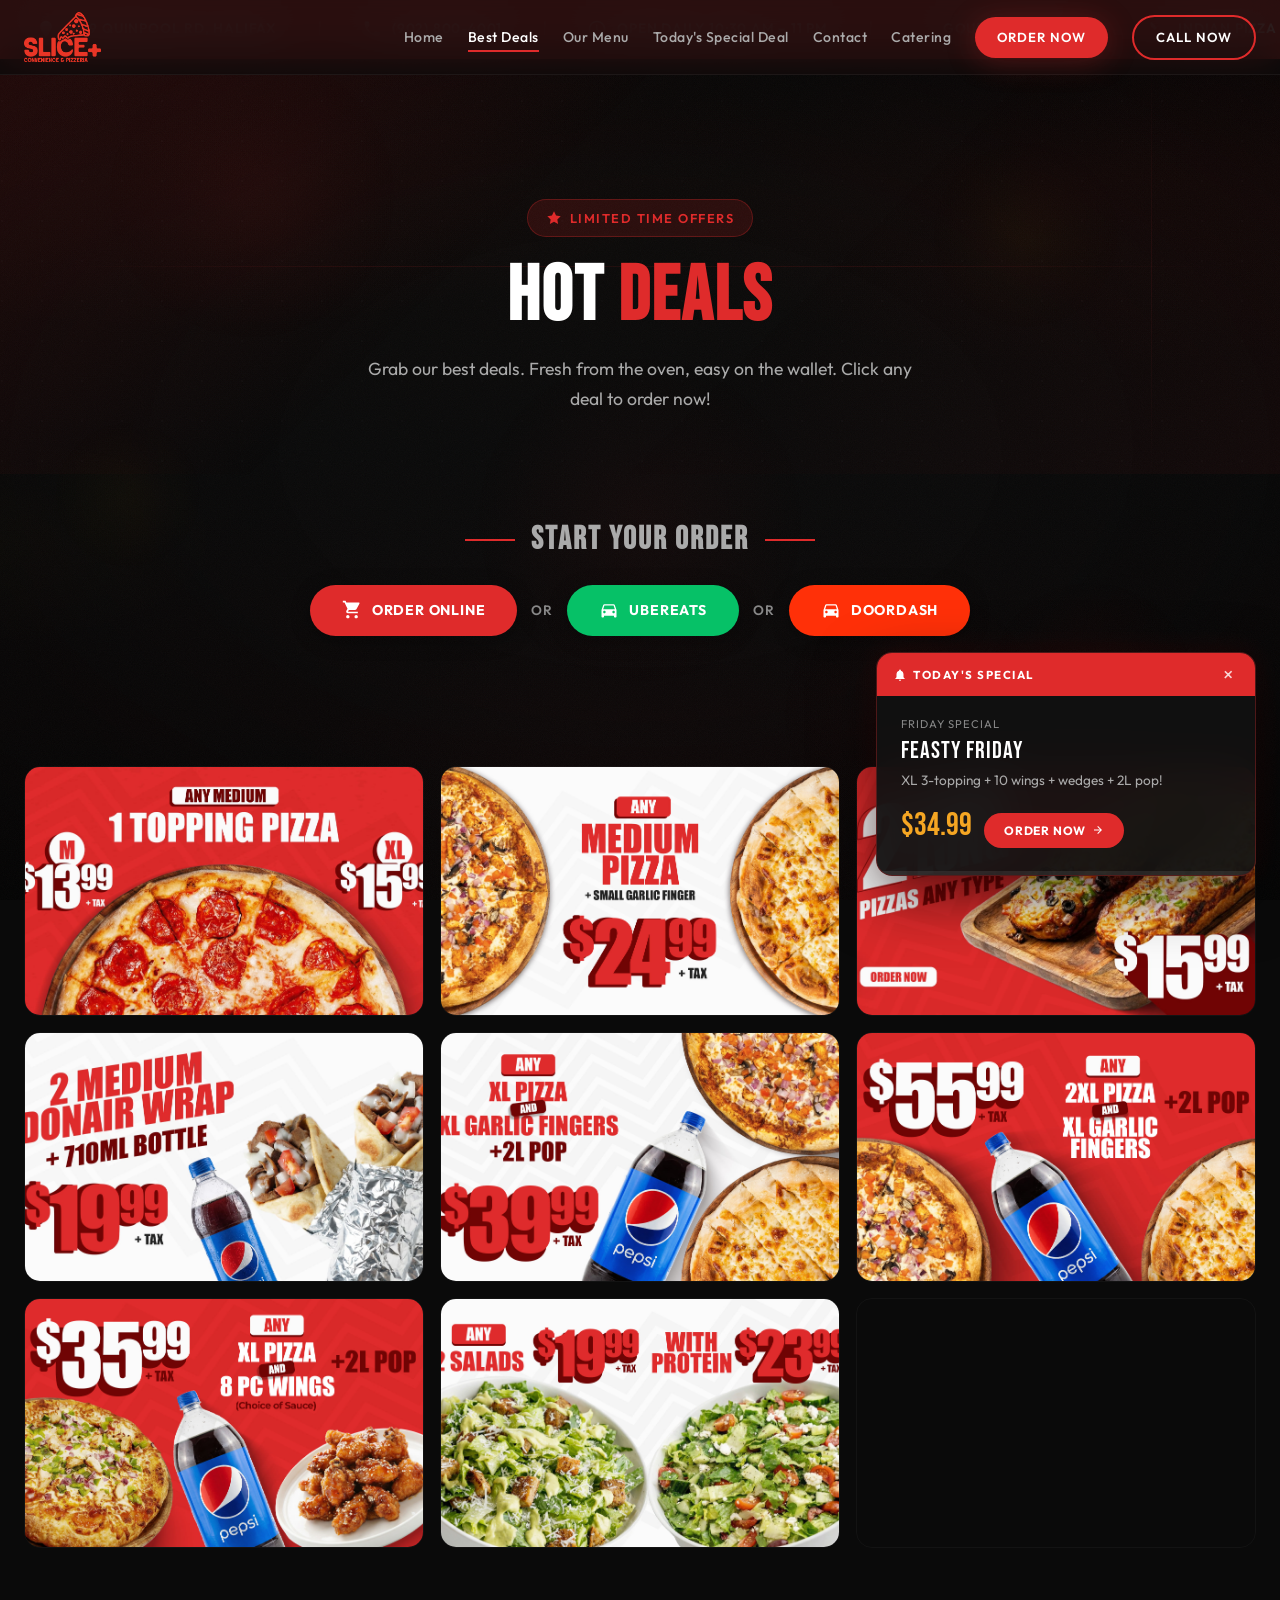
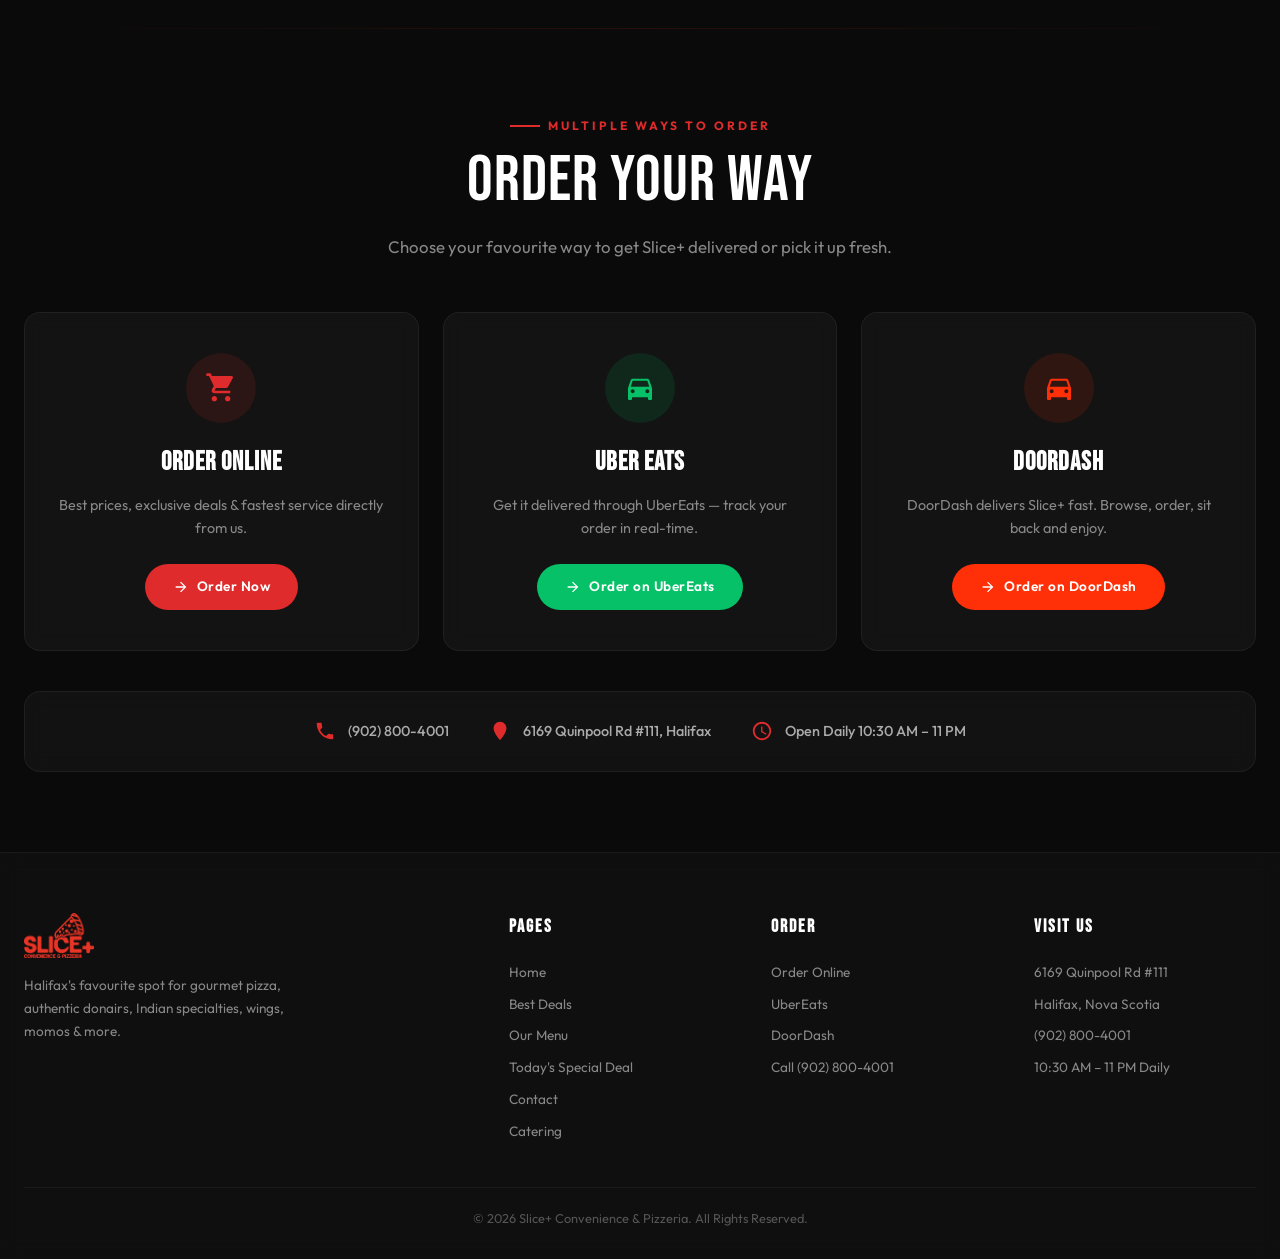
<file: deals.html>
<!DOCTYPE html>
<html lang="en">

<head>
  <meta charset="UTF-8">
  <meta name="viewport" content="width=device-width, initial-scale=1.0">
  <title>Hot Deals | Slice+ Convenience & Pizzeria | Halifax</title>
  <link rel="preconnect" href="https://fonts.googleapis.com">
  <link rel="preconnect" href="https://fonts.gstatic.com" crossorigin>
  <link
    href="https://fonts.googleapis.com/css2?family=Bebas+Neue&family=Outfit:wght@300;400;500;600;700;800&display=swap"
    media="print" onload="this.media='all'" rel="stylesheet">
  <style>
    :root {
      --red: #df2b2b;
      --red-dark: #b91c1c;
      --black: #0a0a0a;
      --dark: #111111;
      --dark2: #1a1a1a;
      --dark3: #222222;
      --white: #ffffff;
      --gold: #f5a623;
      --green: #06C167;
      --doordash: #FF3008;
      --gray: #888;
      --gray-light: #aaa;
      --gray-dark: #555;
      --font-display: 'Bebas Neue', sans-serif;
      --font-body: 'Outfit', sans-serif;
      --radius: 16px;
      --radius-sm: 10px;
      --shadow-red: 0 4px 30px rgba(223, 43, 43, 0.25);
      --transition: 0.3s cubic-bezier(0.4, 0, 0.2, 1);
    }

    *,
    *::before,
    *::after {
      margin: 0;
      padding: 0;
      box-sizing: border-box;
    }

    html {
      scroll-behavior: smooth;
      overflow-x: hidden;
    }

    body {
      font-family: var(--font-body);
      background: var(--black);
      color: var(--white);
      overflow-x: hidden;
      line-height: 1.6;
      position: relative;
    }

    a {
      text-decoration: none;
      color: inherit;
    }

    img {
      max-width: 100%;
      display: block;
    }

    button {
      cursor: pointer;
      border: none;
      font-family: var(--font-body);
    }

    /* ===== PREMIUM BACKGROUND ===== */
    /* Base: Rich dark gradient with warm undertones */
    body::before {
      content: '';
      position: fixed;
      inset: 0;
      z-index: -3;
      background:
        radial-gradient(ellipse 120% 80% at 15% 5%, rgba(223, 43, 43, 0.07) 0%, transparent 40%),
        radial-gradient(ellipse 100% 60% at 85% 20%, rgba(180, 30, 30, 0.05) 0%, transparent 35%),
        radial-gradient(ellipse 80% 80% at 50% 100%, rgba(223, 43, 43, 0.04) 0%, transparent 40%),
        radial-gradient(ellipse 60% 40% at 0% 60%, rgba(245, 166, 35, 0.02) 0%, transparent 30%),
        linear-gradient(180deg, #080808 0%, #0c0a09 20%, #0a0a0a 50%, #0c0909 80%, #080808 100%);
    }

    /* Film grain noise texture */
    body::after {
      content: '';
      position: fixed;
      inset: 0;
      z-index: -1;
      opacity: 0.035;
      pointer-events: none;
      background-image: url("data:image/svg+xml,%3Csvg viewBox='0 0 256 256' xmlns='http://www.w3.org/2000/svg'%3E%3Cfilter id='n'%3E%3CfeTurbulence type='fractalNoise' baseFrequency='0.85' numOctaves='4' stitchTiles='stitch'/%3E%3C/filter%3E%3Crect width='100%25' height='100%25' filter='url(%23n)' opacity='1'/%3E%3C/svg%3E");
      background-size: 200px 200px;
    }

    /* Bokeh light circles - like out-of-focus restaurant lights */
    .bg-bokeh {
      position: fixed;
      z-index: -2;
      pointer-events: none;
      border-radius: 50%;
    }

    .bg-bokeh-1 {
      width: 300px;
      height: 300px;
      top: 5%;
      left: 8%;
      background: radial-gradient(circle, rgba(223, 43, 43, 0.06) 0%, rgba(223, 43, 43, 0.02) 40%, transparent 70%);
      animation: bokeh-drift 25s ease-in-out infinite;
    }

    .bg-bokeh-2 {
      width: 200px;
      height: 200px;
      top: 15%;
      right: 12%;
      background: radial-gradient(circle, rgba(245, 166, 35, 0.04) 0%, rgba(245, 166, 35, 0.01) 40%, transparent 70%);
      animation: bokeh-drift 30s ease-in-out infinite reverse;
    }

    .bg-bokeh-3 {
      width: 400px;
      height: 400px;
      bottom: 20%;
      left: 50%;
      transform: translateX(-50%);
      background: radial-gradient(circle, rgba(223, 43, 43, 0.04) 0%, transparent 60%);
      animation: bokeh-drift 35s ease-in-out infinite;
    }

    .bg-bokeh-4 {
      width: 250px;
      height: 250px;
      bottom: 10%;
      right: 5%;
      background: radial-gradient(circle, rgba(180, 30, 30, 0.05) 0%, transparent 60%);
      animation: bokeh-drift 20s ease-in-out infinite;
    }

    .bg-bokeh-5 {
      width: 180px;
      height: 180px;
      top: 45%;
      left: 3%;
      background: radial-gradient(circle, rgba(245, 166, 35, 0.03) 0%, transparent 60%);
      animation: bokeh-drift 28s ease-in-out infinite reverse;
    }

    .bg-bokeh-6 {
      width: 350px;
      height: 350px;
      top: 60%;
      right: 15%;
      background: radial-gradient(circle, rgba(223, 43, 43, 0.03) 0%, transparent 55%);
      animation: bokeh-drift 32s ease-in-out infinite;
    }

    @keyframes bokeh-drift {

      0%,
      100% {
        transform: translate(0, 0) scale(1);
        opacity: 0.7;
      }

      25% {
        transform: translate(15px, -25px) scale(1.1);
        opacity: 1;
      }

      50% {
        transform: translate(-20px, 15px) scale(0.9);
        opacity: 0.6;
      }

      75% {
        transform: translate(25px, 10px) scale(1.05);
        opacity: 0.9;
      }
    }

    /* Vignette - dark corners for depth */
    .bg-vignette {
      position: fixed;
      inset: 0;
      z-index: -1;
      pointer-events: none;
      background: radial-gradient(ellipse 70% 60% at 50% 50%, transparent 40%, rgba(0, 0, 0, 0.4) 100%);
    }

    .reveal {
      opacity: 0;
      transform: translateY(40px);
      transition: opacity 0.8s ease, transform 0.8s ease;
    }

    .reveal.visible {
      opacity: 1;
      transform: translateY(0);
    }

    .reveal-left {
      opacity: 0;
      transform: translateX(-60px);
      transition: opacity 0.8s ease, transform 0.8s ease;
    }

    .reveal-left.visible {
      opacity: 1;
      transform: translateX(0);
    }

    .reveal-right {
      opacity: 0;
      transform: translateX(60px);
      transition: opacity 0.8s ease, transform 0.8s ease;
    }

    .reveal-right.visible {
      opacity: 1;
      transform: translateX(0);
    }

    .reveal-scale {
      opacity: 0;
      transform: scale(0.85);
      transition: opacity 0.7s ease, transform 0.7s ease;
    }

    .reveal-scale.visible {
      opacity: 1;
      transform: scale(1);
    }

    /* ===== HEADER ===== */
    .header {
      position: fixed;
      top: 0;
      left: 0;
      right: 0;
      z-index: 1000;
      background: rgba(10, 10, 10, 0.85);
      backdrop-filter: blur(20px);
      -webkit-backdrop-filter: blur(20px);
      border-bottom: 1px solid rgba(255, 255, 255, 0.05);
      transition: var(--transition);
    }

    .header.scrolled {
      background: rgba(10, 10, 10, 0.95);
      box-shadow: 0 4px 30px rgba(0, 0, 0, 0.5);
    }

    .header-inner {
      max-width: 1300px;
      margin: 0 auto;
      padding: 12px 24px;
      display: flex;
      align-items: center;
      justify-content: space-between;
    }

    .logo img {
      height: 50px;
      width: auto;
    }

    .nav {
      display: flex;
      align-items: center;
      gap: 24px;
    }

    .nav a {
      font-size: 0.88rem;
      font-weight: 500;
      letter-spacing: 0.5px;
      color: var(--gray-light);
      transition: var(--transition);
      position: relative;
    }

    .nav a::after {
      content: '';
      position: absolute;
      bottom: -4px;
      left: 0;
      width: 0;
      height: 2px;
      background: var(--red);
      transition: var(--transition);
    }

    .nav a:hover {
      color: var(--white);
    }

    .nav a:hover::after {
      width: 100%;
    }

    .nav a.active {
      color: var(--white);
    }

    .nav a.active::after {
      width: 100%;
    }

    .nav-cta {
      background: var(--red) !important;
      color: var(--white) !important;
      padding: 10px 22px !important;
      border-radius: 50px;
      font-weight: 600 !important;
      font-size: 0.82rem !important;
      letter-spacing: 1px !important;
      text-transform: uppercase;
      box-shadow: var(--shadow-red);
    }

    .nav-cta::after {
      display: none !important;
    }

    .nav-cta:hover {
      background: var(--red-dark) !important;
      transform: translateY(-2px);
    }

    .mobile-toggle {
      display: none;
      flex-direction: column;
      gap: 5px;
      background: none;
      padding: 8px;
    }

    .mobile-toggle span {
      width: 26px;
      height: 2px;
      background: var(--white);
      border-radius: 2px;
      transition: var(--transition);
    }

    .mobile-nav {
      display: none;
      position: fixed;
      top: 74px;
      left: 0;
      right: 0;
      bottom: 0;
      background: rgba(10, 10, 10, 0.98);
      backdrop-filter: blur(20px);
      z-index: 999;
      flex-direction: column;
      align-items: center;
      justify-content: center;
      gap: 32px;
    }

    .mobile-nav.open {
      display: flex;
    }

    .mobile-nav a {
      font-size: 1.3rem;
      font-weight: 500;
      color: var(--gray-light);
      transition: var(--transition);
    }

    .mobile-nav a:hover {
      color: var(--red);
    }

    /* ===== TICKER ===== */
    .info-ticker {
      background: var(--red);
      padding: 14px 0;
      overflow: hidden;
      position: relative;
      z-index: 1;
    }

    .ticker-track {
      display: flex;
      animation: ticker 45s linear infinite;
      white-space: nowrap;
    }

    @keyframes ticker {
      0% {
        transform: translateX(0);
      }

      100% {
        transform: translateX(-50%);
      }
    }

    .ticker-item {
      display: inline-flex;
      align-items: center;
      gap: 10px;
      padding: 0 36px;
      font-weight: 600;
      font-size: 0.85rem;
      letter-spacing: 0.8px;
      text-transform: uppercase;
    }

    .ticker-item svg {
      width: 20px;
      height: 20px;
      fill: currentColor;
      opacity: 0.9;
      flex-shrink: 0;
    }

    .ticker-sep {
      display: inline-flex;
      align-items: center;
      padding: 0 4px;
      opacity: 0.4;
      font-size: 1.2rem;
    }

    /* ===== PAGE HERO ===== */
    .page-hero {
      position: relative;
      padding: 140px 24px 60px;
      text-align: center;
      overflow: hidden;
    }

    .page-hero-bg {
      position: absolute;
      inset: 0;
      background: linear-gradient(135deg, rgba(223, 43, 43, 0.1) 0%, transparent 40%, transparent 60%, rgba(223, 43, 43, 0.05) 100%);
      pointer-events: none;
    }

    .page-hero-pattern {
      position: absolute;
      inset: 0;
      opacity: 0.04;
      background-image: radial-gradient(circle at 2px 2px, rgba(255, 255, 255, 0.4) 1px, transparent 0);
      background-size: 40px 40px;
      pointer-events: none;
    }

    /* Hero decorative lines */
    .page-hero::before {
      content: '';
      position: absolute;
      top: 50%;
      left: 0;
      width: 100%;
      height: 1px;
      background: linear-gradient(90deg, transparent 5%, rgba(223, 43, 43, 0.1) 30%, rgba(223, 43, 43, 0.1) 70%, transparent 95%);
      pointer-events: none;
    }

    .page-hero::after {
      content: '';
      position: absolute;
      top: 0;
      right: 10%;
      width: 1px;
      height: 100%;
      background: linear-gradient(180deg, transparent, rgba(223, 43, 43, 0.08), transparent);
      pointer-events: none;
    }

    .page-hero-content {
      position: relative;
      z-index: 2;
      max-width: 800px;
      margin: 0 auto;
    }

    .page-hero-badge {
      display: inline-flex;
      align-items: center;
      gap: 8px;
      background: rgba(223, 43, 43, 0.15);
      border: 1px solid rgba(223, 43, 43, 0.3);
      padding: 8px 18px;
      border-radius: 50px;
      font-size: 0.8rem;
      font-weight: 600;
      color: var(--red);
      letter-spacing: 1.5px;
      text-transform: uppercase;
      margin-bottom: 24px;
      animation: pulse-glow 3s ease-in-out infinite;
    }

    @keyframes pulse-glow {

      0%,
      100% {
        box-shadow: 0 0 0 0 rgba(223, 43, 43, 0.2);
      }

      50% {
        box-shadow: 0 0 25px 8px rgba(223, 43, 43, 0.12);
      }
    }

    .page-hero h1 {
      font-family: var(--font-display);
      font-size: clamp(3rem, 6vw, 5.5rem);
      line-height: 0.95;
      letter-spacing: 2px;
      margin-bottom: 20px;
    }

    .page-hero h1 .hl {
      color: var(--red);
    }

    .page-hero-desc {
      font-size: 1.1rem;
      color: var(--gray-light);
      max-width: 550px;
      margin: 0 auto;
      line-height: 1.7;
    }

    /* ===== ORDER BAR (like home) ===== */
    .order-bar {
      text-align: center;
      padding: 40px 24px 10px;
      position: relative;
    }

    .order-bar h3 {
      font-family: var(--font-display);
      font-size: clamp(1.4rem, 3vw, 2rem);
      letter-spacing: 2px;
      margin-bottom: 20px;
      display: flex;
      align-items: center;
      justify-content: center;
      gap: 16px;
      flex-wrap: wrap;
      color: var(--gray-light);
    }

    .order-bar h3::before,
    .order-bar h3::after {
      content: '';
      width: 50px;
      height: 2px;
      background: var(--red);
    }

    .order-buttons {
      display: flex;
      align-items: center;
      justify-content: center;
      gap: 14px;
      flex-wrap: wrap;
    }

    .order-btn {
      display: inline-flex;
      align-items: center;
      gap: 10px;
      padding: 14px 32px;
      border-radius: 50px;
      font-weight: 700;
      font-size: 0.88rem;
      letter-spacing: 0.8px;
      text-transform: uppercase;
      transition: var(--transition);
      box-shadow: 0 4px 20px rgba(0, 0, 0, 0.3);
    }

    .order-btn:hover {
      transform: translateY(-3px);
      box-shadow: 0 8px 30px rgba(0, 0, 0, 0.4);
    }

    .order-btn svg {
      width: 20px;
      height: 20px;
      fill: currentColor;
      flex-shrink: 0;
    }

    .order-btn-direct {
      background: var(--red);
      color: var(--white);
    }

    .order-btn-direct:hover {
      background: var(--red-dark);
    }

    .order-btn-uber {
      background: var(--green);
      color: var(--white);
    }

    .order-btn-uber:hover {
      background: #05a857;
    }

    .order-btn-door {
      background: var(--doordash);
      color: var(--white);
    }

    .order-btn-door:hover {
      background: #e02a06;
    }

    .order-divider {
      font-size: 0.85rem;
      color: var(--gray);
      font-weight: 600;
      text-transform: uppercase;
      letter-spacing: 1px;
    }

    /* ===== SECTIONS ===== */
    .section {
      padding: 80px 24px;
      position: relative;
      overflow: hidden;
    }

    .section-dark {
      background: transparent;
    }

    .container {
      max-width: 1300px;
      margin: 0 auto;
    }

    .section-label {
      display: inline-flex;
      align-items: center;
      gap: 8px;
      font-size: 0.75rem;
      font-weight: 700;
      color: var(--red);
      letter-spacing: 3px;
      text-transform: uppercase;
      margin-bottom: 14px;
    }

    .section-label::before {
      content: '';
      width: 30px;
      height: 2px;
      background: var(--red);
    }

    .section-title {
      font-family: var(--font-display);
      font-size: clamp(2.5rem, 5vw, 4rem);
      letter-spacing: 1px;
      line-height: 1;
      margin-bottom: 20px;
    }

    .section-desc {
      color: var(--gray);
      font-size: 1.05rem;
      max-width: 600px;
      line-height: 1.7;
    }

    /* Section divider decorations */
    .section-divider {
      height: 1px;
      max-width: 1300px;
      margin: 0 auto;
      background: linear-gradient(90deg, transparent, rgba(223, 43, 43, 0.15), transparent);
    }

    /* ===== DEALS GRID ===== */
    .deals-grid {
      display: grid;
      grid-template-columns: repeat(3, 1fr);
      gap: 16px;
      margin-top: 40px;
    }

    .deal-card {
      position: relative;
      border-radius: var(--radius);
      overflow: hidden;
      aspect-ratio: 16/10;
      display: block;
      transition: var(--transition);
      border: 1px solid rgba(255, 255, 255, 0.04);
    }

    .deal-card:hover {
      transform: translateY(-6px);
      box-shadow: 0 12px 40px rgba(223, 43, 43, 0.15);
      border-color: rgba(223, 43, 43, 0.2);
    }

    .deal-card img {
      width: 100%;
      height: 100%;
      object-fit: cover;
      transition: transform 0.5s ease;
    }

    .deal-card:hover img {
      transform: scale(1.05);
    }

    .deal-overlay {
      position: absolute;
      inset: 0;
      background: linear-gradient(to top, rgba(0, 0, 0, 0.8) 0%, transparent 50%);
      opacity: 0;
      transition: var(--transition);
      display: flex;
      align-items: flex-end;
      justify-content: center;
      padding: 20px;
    }

    .deal-card:hover .deal-overlay {
      opacity: 1;
    }

    .deal-overlay-btn {
      background: var(--red);
      color: var(--white);
      padding: 10px 24px;
      border-radius: 50px;
      font-size: 0.8rem;
      font-weight: 700;
      letter-spacing: 1px;
      text-transform: uppercase;
      display: inline-flex;
      align-items: center;
      gap: 8px;
    }

    .deal-overlay-btn svg {
      width: 14px;
      height: 14px;
      fill: currentColor;
    }

    /* ===== ORDER CARDS ===== */
    .order-grid {
      display: grid;
      grid-template-columns: repeat(3, 1fr);
      gap: 24px;
      margin-top: 50px;
    }

    .order-card {
      background: rgba(26, 26, 26, 0.6);
      backdrop-filter: blur(10px);
      border: 1px solid rgba(255, 255, 255, 0.06);
      border-radius: var(--radius);
      padding: 40px 30px;
      text-align: center;
      transition: var(--transition);
      position: relative;
      overflow: hidden;
    }

    .order-card::before {
      content: '';
      position: absolute;
      top: 0;
      left: 0;
      right: 0;
      height: 3px;
      background: var(--red);
      transform: scaleX(0);
      transition: var(--transition);
    }

    .order-card:hover::before {
      transform: scaleX(1);
    }

    .order-card:hover {
      transform: translateY(-8px);
      border-color: rgba(223, 43, 43, 0.2);
      box-shadow: 0 12px 50px rgba(0, 0, 0, 0.3);
    }

    .order-icon {
      width: 70px;
      height: 70px;
      border-radius: 50%;
      display: flex;
      align-items: center;
      justify-content: center;
      margin: 0 auto 20px;
    }

    .order-icon svg {
      width: 32px;
      height: 32px;
    }

    .order-icon.direct {
      background: rgba(223, 43, 43, 0.12);
    }

    .order-icon.direct svg {
      fill: var(--red);
    }

    .order-icon.uber {
      background: rgba(6, 193, 103, 0.12);
    }

    .order-icon.uber svg {
      fill: var(--green);
    }

    .order-icon.door {
      background: rgba(255, 48, 8, 0.12);
    }

    .order-icon.door svg {
      fill: var(--doordash);
    }

    .order-card h3 {
      font-family: var(--font-display);
      font-size: 1.6rem;
      letter-spacing: 1px;
      margin-bottom: 10px;
    }

    .order-card p {
      color: var(--gray);
      font-size: 0.9rem;
      margin-bottom: 24px;
      line-height: 1.6;
    }

    .order-btn-card {
      display: inline-flex;
      align-items: center;
      gap: 8px;
      padding: 12px 28px;
      border-radius: 50px;
      font-weight: 600;
      font-size: 0.85rem;
      letter-spacing: 0.5px;
      transition: var(--transition);
      color: var(--white);
    }

    .order-btn-card.direct-btn {
      background: var(--red);
    }

    .order-btn-card.direct-btn:hover {
      background: var(--red-dark);
      box-shadow: var(--shadow-red);
    }

    .order-btn-card.uber-btn {
      background: var(--green);
    }

    .order-btn-card.uber-btn:hover {
      background: #05a857;
    }

    .order-btn-card.door-btn {
      background: var(--doordash);
    }

    .order-btn-card.door-btn:hover {
      background: #e02a06;
    }

    .order-contact-bar {
      margin-top: 40px;
      display: flex;
      align-items: center;
      justify-content: center;
      gap: 40px;
      flex-wrap: wrap;
      padding: 28px 30px;
      background: rgba(26, 26, 26, 0.5);
      backdrop-filter: blur(10px);
      border: 1px solid rgba(255, 255, 255, 0.06);
      border-radius: var(--radius);
    }

    .order-contact-item {
      display: flex;
      align-items: center;
      gap: 12px;
    }

    .order-contact-item svg {
      width: 22px;
      height: 22px;
      fill: var(--red);
      flex-shrink: 0;
    }

    .order-contact-item a,
    .order-contact-item span {
      color: var(--gray-light);
      font-size: 0.9rem;
      font-weight: 500;
      transition: var(--transition);
    }

    .order-contact-item a:hover {
      color: var(--white);
    }

    /* ===== FOOTER ===== */
    .footer {
      background: rgba(17, 17, 17, 0.8);
      backdrop-filter: blur(10px);
      border-top: 1px solid rgba(255, 255, 255, 0.05);
      padding: 60px 24px 30px;
      position: relative;
      z-index: 1;
    }

    .footer-inner {
      max-width: 1300px;
      margin: 0 auto;
      display: grid;
      grid-template-columns: 2fr 1fr 1fr 1fr;
      gap: 40px;
    }

    .footer-brand img {
      height: 45px;
      margin-bottom: 16px;
    }

    .footer-brand p {
      color: var(--gray);
      font-size: 0.85rem;
      line-height: 1.7;
      max-width: 300px;
    }

    .footer-col h4 {
      font-family: var(--font-display);
      font-size: 1.1rem;
      letter-spacing: 2px;
      margin-bottom: 16px;
    }

    .footer-col a {
      display: block;
      color: var(--gray);
      font-size: 0.85rem;
      padding: 5px 0;
      transition: var(--transition);
    }

    .footer-col a:hover {
      color: var(--red);
      transform: translateX(4px);
    }

    .footer-bottom {
      max-width: 1300px;
      margin: 40px auto 0;
      padding-top: 20px;
      border-top: 1px solid rgba(255, 255, 255, 0.05);
      display: flex;
      justify-content: space-between;
      align-items: center;
      flex-wrap: wrap;
      gap: 12px;
    }

    .footer-bottom p {
      color: var(--gray-dark);
      font-size: 0.8rem;
    }

    /* ===== RESPONSIVE ===== */
    @media(max-width:1024px) {
      .deals-grid {
        grid-template-columns: repeat(3, 1fr);
      }

      .footer-inner {
        grid-template-columns: 1fr 1fr;
      }
    }

    @media(max-width:768px) {
      .nav {
        display: none;
      }

      .mobile-toggle {
        display: flex;
      }

      .section {
        padding: 60px 16px;
      }

      .page-hero {
        padding: 120px 16px 50px;
      }

      .page-hero h1 {
        font-size: 3rem;
      }

      .deals-grid {
        grid-template-columns: repeat(2, 1fr);
      }

      .order-grid {
        grid-template-columns: 1fr;
      }

      .order-contact-bar {
        flex-direction: column;
        align-items: flex-start;
        gap: 20px;
      }

      .footer-inner {
        grid-template-columns: 1fr;
      }

      .footer-bottom {
        flex-direction: column;
        text-align: center;
      }

      .order-buttons {
        gap: 10px;
      }

      .order-btn {
        padding: 12px 24px;
        font-size: 0.8rem;
      }
    }

    @media(max-width:480px) {
      .page-hero h1 {
        font-size: 2.5rem;
      }

      .deals-grid {
        grid-template-columns: 1fr 1fr;
      }

      .section-title {
        font-size: 2rem;
      }

      .order-buttons {
        flex-direction: column;
        width: 100%;
      }

      .order-btn {
        width: 100%;
        justify-content: center;
      }

      .order-divider {
        display: none;
      }
    }


    /* ===== TODAY'S DEAL ALERT ===== */
    .deal-alert {
      position: fixed;
      bottom: 24px;
      right: 24px;
      z-index: 9999;
      max-width: 380px;
      width: calc(100% - 48px);
      background: rgba(17, 17, 17, 0.95);
      backdrop-filter: blur(20px);
      border: 1px solid rgba(223, 43, 43, 0.3);
      border-radius: 16px;
      padding: 0;
      overflow: hidden;
      box-shadow: 0 20px 60px rgba(0, 0, 0, 0.6), 0 0 30px rgba(223, 43, 43, 0.1);
      transform: translateY(120%);
      opacity: 0;
      transition: transform 0.5s cubic-bezier(0.34, 1.56, 0.64, 1), opacity 0.4s ease;
      pointer-events: none
    }

    .deal-alert.show {
      transform: translateY(0);
      opacity: 1;
      pointer-events: all
    }

    .deal-alert-top {
      background: #df2b2b;
      padding: 10px 16px;
      display: flex;
      align-items: center;
      justify-content: space-between
    }

    .deal-alert-label {
      font-size: .72rem;
      font-weight: 700;
      letter-spacing: 1.5px;
      text-transform: uppercase;
      display: flex;
      align-items: center;
      gap: 6px;
      color: #fff
    }

    .deal-alert-label svg {
      width: 14px;
      height: 14px;
      fill: #fff;
      animation: da-ring 1.5s ease-in-out infinite
    }

    @keyframes da-ring {

      0%,
      100% {
        transform: rotate(0)
      }

      25% {
        transform: rotate(15deg)
      }

      50% {
        transform: rotate(-10deg)
      }

      75% {
        transform: rotate(5deg)
      }
    }

    .deal-alert-close {
      background: none;
      color: #fff;
      font-size: 1.2rem;
      padding: 2px 6px;
      border-radius: 50%;
      transition: .3s;
      line-height: 1;
      cursor: pointer;
      opacity: .8;
      border: none
    }

    .deal-alert-close:hover {
      opacity: 1;
      background: rgba(255, 255, 255, 0.15)
    }

    .deal-alert-body {
      padding: 20px 24px;
      cursor: pointer;
      transition: .3s;
      display: block;
      text-decoration: none;
      color: #fff
    }

    .deal-alert-body:hover {
      background: rgba(223, 43, 43, 0.05)
    }

    .deal-alert-day {
      font-size: .7rem;
      color: #888;
      text-transform: uppercase;
      letter-spacing: 1px;
      margin-bottom: 4px
    }

    .deal-alert-name {
      font-family: 'Bebas Neue', sans-serif;
      font-size: 1.5rem;
      letter-spacing: 1px;
      line-height: 1.1;
      margin-bottom: 6px;
      color: #fff
    }

    .deal-alert-desc {
      font-size: .85rem;
      color: #aaa;
      margin-bottom: 10px;
      line-height: 1.4
    }

    .deal-alert-price {
      font-family: 'Bebas Neue', sans-serif;
      font-size: 2rem;
      color: #f5a623;
      display: inline-block;
      margin-right: 12px
    }

    .deal-alert-cta {
      display: inline-flex;
      align-items: center;
      gap: 6px;
      background: #df2b2b;
      color: #fff;
      padding: 8px 20px;
      border-radius: 50px;
      font-size: .75rem;
      font-weight: 700;
      letter-spacing: .8px;
      text-transform: uppercase;
      transition: .3s
    }

    .deal-alert-cta:hover {
      background: #b91c1c
    }

    .deal-alert-cta svg {
      width: 12px;
      height: 12px;
      fill: #fff
    }

    .deal-alert-progress {
      position: relative;
      width: 100%;
      height: 4px;
      background: rgba(255, 255, 255, 0.08);
      overflow: hidden
    }

    .deal-alert-progress-bar {
      height: 100%;
      background: linear-gradient(90deg, #df2b2b, #f5a623);
      width: 100%;
      animation: none
    }

    @keyframes progressShrink {
      0% {
        width: 100%
      }

      100% {
        width: 0%
      }
    }

    @media(max-width:768px) {
      .deal-alert {
        right: 12px;
        left: auto;
        max-width: none;
        bottom: 12px;
        width: calc(100% - 24px)
      }
    }


    .nav-cta-call {
      background: transparent !important;
      border: 2px solid #df2b2b !important;
      color: #fff !important;
      box-shadow: none !important
    }

    .nav-cta-call:hover {
      background: #df2b2b !important
    }
    .footer-bottom{
      display: flex !important;
      justify-content: center !important;
    }
    .d-none{
      display: none !important;
    }
  </style>
</head>

<body>

  <!-- Premium background effects -->
  <div class="bg-bokeh bg-bokeh-1"></div>
  <div class="bg-bokeh bg-bokeh-2"></div>
  <div class="bg-bokeh bg-bokeh-3"></div>
  <div class="bg-bokeh bg-bokeh-4"></div>
  <div class="bg-bokeh bg-bokeh-5"></div>
  <div class="bg-bokeh bg-bokeh-6"></div>
  <div class="bg-vignette"></div>

  <!-- HEADER -->
  <header class="header" id="header">
    <div class="header-inner">
      <a href="index.html" class="logo"><img src="assets/images/1__3_.png" alt="Slice+"></a>
      <nav class="nav">
        <a href="index.html">Home</a><a href="deals.html" class="active">Best Deals</a><a href="menu.html">Our
          Menu</a><a href="specials.html">Today's Special Deal</a><a href="contact.html">Contact</a><a
          href="catering.html">Catering</a>
        <a href="https://www.clover.com/online-ordering/sliceplus-halifax" target="_blank" class="nav-cta">Order Now</a>
        <a href="tel:9028004001" class="nav-cta nav-cta-call">Call Now</a>
      </nav>
      <button class="mobile-toggle" onclick="toggleMobile()"
        aria-label="Menu"><span></span><span></span><span></span></button>
    </div>
  </header>
  <div class="mobile-nav" id="mobileNav">
    <a href="index.html" onclick="closeMobile()">Home</a><a href="deals.html" onclick="closeMobile()">Best Deals</a><a
      href="menu.html" onclick="closeMobile()">Our Menu</a><a href="specials.html" onclick="closeMobile()">Today Special
      Deal</a><a href="contact.html" onclick="closeMobile()">Contact</a><a href="catering.html"
      onclick="closeMobile()">Catering</a>
    <a href="https://www.clover.com/online-ordering/sliceplus-halifax" target="_blank"
      style="background:#df2b2b;color:#fff;padding:14px 36px;border-radius:50px;font-weight:700;font-size:.9rem;letter-spacing:1px;text-transform:uppercase"
      onclick="closeMobile()">Order Now</a>
    <a href="tel:9028004001"
      style="background:#1a1a1a;color:#fff;padding:14px 36px;border-radius:50px;font-weight:700;font-size:.9rem;letter-spacing:1px;text-transform:uppercase;border:2px solid #df2b2b"
      onclick="closeMobile()">Call Now</a>
  </div>

  <!-- TICKER -->
  <div class="info-ticker">
    <div class="ticker-track" id="tickerTrack"></div>
  </div>

  <!-- PAGE HERO -->
  <section class="page-hero">
    <div class="page-hero-bg"></div>
    <div class="page-hero-pattern"></div>
    <div class="page-hero-content">
      <div class="page-hero-badge"><svg viewBox="0 0 24 24" width="16" height="16" fill="#df2b2b">
          <path d="M12 2L15.09 8.26L22 9.27L17 14.14L18.18 21.02L12 17.77L5.82 21.02L7 14.14L2 9.27L8.91 8.26L12 2Z" />
        </svg>Limited Time Offers</div>
      <h1>HOT <span class="hl">DEALS</span></h1>
      <p class="page-hero-desc">Grab our best deals. Fresh from the oven, easy on the wallet. Click any deal to order
        now!</p>
    </div>
  </section>

  <!-- ORDER BUTTONS (like home page) -->
  <div class="order-bar">
    <h3>START YOUR ORDER</h3>
    <div class="order-buttons">
      <a href="https://www.clover.com/online-ordering/sliceplus-halifax" target="_blank"
        class="order-btn order-btn-direct">
        <svg viewBox="0 0 24 24">
          <path
            d="M7 18c-1.1 0-2 .9-2 2s.9 2 2 2 2-.9 2-2-.9-2-2-2zm10 0c-1.1 0-2 .9-2 2s.9 2 2 2 2-.9 2-2-.9-2-2-2zM7.16 14.26l.04-.12L8.1 12h7.45c.75 0 1.41-.41 1.75-1.03l3.58-6.49A1 1 0 0020 3H5.21l-.94-2H1v2h2l3.6 7.59-1.35 2.44C4.52 14.37 5.48 16 7 16h12v-2H7l1.16-1.74z" />
        </svg>
        Order Online</a>
      <span class="order-divider">or</span>
      <a href="https://www.ubereats.com/ca/store/sliceplus-quinpool-rd/GrAe0IXMVuGjKvZW6ssmDg?diningMode=DELIVERY"
        target="_blank" class="order-btn order-btn-uber">
        <svg viewBox="0 0 24 24">
          <path
            d="M18.92 6.01C18.72 5.42 18.16 5 17.5 5h-11c-.66 0-1.21.42-1.42 1.01L3 12v8c0 .55.45 1 1 1h1c.55 0 1-.45 1-1v-1h12v1c0 .55.45 1 1 1h1c.55 0 1-.45 1-1v-8l-2.08-5.99zM6.5 16c-.83 0-1.5-.67-1.5-1.5S5.67 13 6.5 13s1.5.67 1.5 1.5S7.33 16 6.5 16zm11 0c-.83 0-1.5-.67-1.5-1.5s.67-1.5 1.5-1.5 1.5.67 1.5 1.5-.67 1.5-1.5 1.5zM5 11l1.5-4.5h11L19 11H5z" />
        </svg>
        UberEats</a>
      <span class="order-divider">or</span>
      <a href="https://www.doordash.com/store/sliceplus-halifax-37896069/?utm_campaign=gpa" target="_blank"
        class="order-btn order-btn-door">
        <svg viewBox="0 0 24 24">
          <path
            d="M18.92 6.01C18.72 5.42 18.16 5 17.5 5h-11c-.66 0-1.21.42-1.42 1.01L3 12v8c0 .55.45 1 1 1h1c.55 0 1-.45 1-1v-1h12v1c0 .55.45 1 1 1h1c.55 0 1-.45 1-1v-8l-2.08-5.99zM6.5 16c-.83 0-1.5-.67-1.5-1.5S5.67 13 6.5 13s1.5.67 1.5 1.5S7.33 16 6.5 16zm11 0c-.83 0-1.5-.67-1.5-1.5s.67-1.5 1.5-1.5 1.5.67 1.5 1.5-.67 1.5-1.5 1.5zM5 11l1.5-4.5h11L19 11H5z" />
        </svg>
        DoorDash</a>
    </div>
  </div>

  <!-- DEALS GRID -->
  <section class="section section-dark">
    <div class="container">
      <div class="deals-grid">
        <a href="https://www.clover.com/online-ordering/sliceplus-halifax" target="_blank"
          class="deal-card reveal-scale"><img loading="lazy" decoding="async" src="assets/images/banner-1.jpg"
            alt="1 Topping Pizza">
          <div class="deal-overlay"><span class="deal-overlay-btn"><svg viewBox="0 0 24 24">
                <path
                  d="M7 18c-1.1 0-2 .9-2 2s.9 2 2 2 2-.9 2-2-.9-2-2-2zm10 0c-1.1 0-2 .9-2 2s.9 2 2 2 2-.9 2-2-.9-2-2-2zM7.16 14.26l.04-.12L8.1 12h7.45c.75 0 1.41-.41 1.75-1.03l3.58-6.49A1 1 0 0020 3H5.21l-.94-2H1v2h2l3.6 7.59-1.35 2.44C4.52 14.37 5.48 16 7 16h12v-2H7l1.16-1.74z" />
              </svg> Order Now</span></div>
        </a>
        <a href="https://www.clover.com/online-ordering/sliceplus-halifax" target="_blank"
          class="deal-card reveal-scale"><img loading="lazy" decoding="async" src="assets/images/banner-2.jpg"
            alt="Medium Pizza + Garlic Finger">
          <div class="deal-overlay"><span class="deal-overlay-btn"><svg viewBox="0 0 24 24">
                <path
                  d="M7 18c-1.1 0-2 .9-2 2s.9 2 2 2 2-.9 2-2-.9-2-2-2zm10 0c-1.1 0-2 .9-2 2s.9 2 2 2 2-.9 2-2-.9-2-2-2zM7.16 14.26l.04-.12L8.1 12h7.45c.75 0 1.41-.41 1.75-1.03l3.58-6.49A1 1 0 0020 3H5.21l-.94-2H1v2h2l3.6 7.59-1.35 2.44C4.52 14.37 5.48 16 7 16h12v-2H7l1.16-1.74z" />
              </svg> Order Now</span></div>
        </a>
        <a href="https://www.clover.com/online-ordering/sliceplus-halifax" target="_blank"
          class="deal-card reveal-scale"><img loading="lazy" decoding="async" src="assets/images/banner-3.jpg"
            alt="2 Footlong Pizzas">
          <div class="deal-overlay"><span class="deal-overlay-btn"><svg viewBox="0 0 24 24">
                <path
                  d="M7 18c-1.1 0-2 .9-2 2s.9 2 2 2 2-.9 2-2-.9-2-2-2zm10 0c-1.1 0-2 .9-2 2s.9 2 2 2 2-.9 2-2-.9-2-2-2zM7.16 14.26l.04-.12L8.1 12h7.45c.75 0 1.41-.41 1.75-1.03l3.58-6.49A1 1 0 0020 3H5.21l-.94-2H1v2h2l3.6 7.59-1.35 2.44C4.52 14.37 5.48 16 7 16h12v-2H7l1.16-1.74z" />
              </svg> Order Now</span></div>
        </a>
        <a href="https://www.clover.com/online-ordering/sliceplus-halifax" target="_blank"
          class="deal-card reveal-scale"><img loading="lazy" decoding="async" src="assets/images/banner-4.jpg"
            alt="2 Medium Donair Wraps">
          <div class="deal-overlay"><span class="deal-overlay-btn"><svg viewBox="0 0 24 24">
                <path
                  d="M7 18c-1.1 0-2 .9-2 2s.9 2 2 2 2-.9 2-2-.9-2-2-2zm10 0c-1.1 0-2 .9-2 2s.9 2 2 2 2-.9 2-2-.9-2-2-2zM7.16 14.26l.04-.12L8.1 12h7.45c.75 0 1.41-.41 1.75-1.03l3.58-6.49A1 1 0 0020 3H5.21l-.94-2H1v2h2l3.6 7.59-1.35 2.44C4.52 14.37 5.48 16 7 16h12v-2H7l1.16-1.74z" />
              </svg> Order Now</span></div>
        </a>
        <a href="https://www.clover.com/online-ordering/sliceplus-halifax" target="_blank"
          class="deal-card reveal-scale"><img loading="lazy" decoding="async" src="assets/images/banner-5.jpg"
            alt="XL Pizza + Garlic Fingers + Pop">
          <div class="deal-overlay"><span class="deal-overlay-btn"><svg viewBox="0 0 24 24">
                <path
                  d="M7 18c-1.1 0-2 .9-2 2s.9 2 2 2 2-.9 2-2-.9-2-2-2zm10 0c-1.1 0-2 .9-2 2s.9 2 2 2 2-.9 2-2-.9-2-2-2zM7.16 14.26l.04-.12L8.1 12h7.45c.75 0 1.41-.41 1.75-1.03l3.58-6.49A1 1 0 0020 3H5.21l-.94-2H1v2h2l3.6 7.59-1.35 2.44C4.52 14.37 5.48 16 7 16h12v-2H7l1.16-1.74z" />
              </svg> Order Now</span></div>
        </a>
        <a href="https://www.clover.com/online-ordering/sliceplus-halifax" target="_blank"
          class="deal-card reveal-scale"><img loading="lazy" decoding="async" src="assets/images/banner-6.jpg"
            alt="2XL Pizza + Garlic Fingers">
          <div class="deal-overlay"><span class="deal-overlay-btn"><svg viewBox="0 0 24 24">
                <path
                  d="M7 18c-1.1 0-2 .9-2 2s.9 2 2 2 2-.9 2-2-.9-2-2-2zm10 0c-1.1 0-2 .9-2 2s.9 2 2 2 2-.9 2-2-.9-2-2-2zM7.16 14.26l.04-.12L8.1 12h7.45c.75 0 1.41-.41 1.75-1.03l3.58-6.49A1 1 0 0020 3H5.21l-.94-2H1v2h2l3.6 7.59-1.35 2.44C4.52 14.37 5.48 16 7 16h12v-2H7l1.16-1.74z" />
              </svg> Order Now</span></div>
        </a>
        <a href="https://www.clover.com/online-ordering/sliceplus-halifax" target="_blank"
          class="deal-card reveal-scale"><img loading="lazy" decoding="async" src="assets/images/banner-7.jpg"
            alt="XL Pizza + Wings + Pop">
          <div class="deal-overlay"><span class="deal-overlay-btn"><svg viewBox="0 0 24 24">
                <path
                  d="M7 18c-1.1 0-2 .9-2 2s.9 2 2 2 2-.9 2-2-.9-2-2-2zm10 0c-1.1 0-2 .9-2 2s.9 2 2 2 2-.9 2-2-.9-2-2-2zM7.16 14.26l.04-.12L8.1 12h7.45c.75 0 1.41-.41 1.75-1.03l3.58-6.49A1 1 0 0020 3H5.21l-.94-2H1v2h2l3.6 7.59-1.35 2.44C4.52 14.37 5.48 16 7 16h12v-2H7l1.16-1.74z" />
              </svg> Order Now</span></div>
        </a>
        <a href="https://www.clover.com/online-ordering/sliceplus-halifax" target="_blank"
          class="deal-card reveal-scale"><img src="assets/images/banner-8.jpg" alt="Slice+ Supreme">
          <div class="deal-overlay"><span class="deal-overlay-btn"><svg viewBox="0 0 24 24">
                <path
                  d="M7 18c-1.1 0-2 .9-2 2s.9 2 2 2 2-.9 2-2-.9-2-2-2zm10 0c-1.1 0-2 .9-2 2s.9 2 2 2 2-.9 2-2-.9-2-2-2zM7.16 14.26l.04-.12L8.1 12h7.45c.75 0 1.41-.41 1.75-1.03l3.58-6.49A1 1 0 0020 3H5.21l-.94-2H1v2h2l3.6 7.59-1.35 2.44C4.52 14.37 5.48 16 7 16h12v-2H7l1.16-1.74z" />
              </svg> Order Now</span></div>
        </a>
        <a href="https://www.clover.com/online-ordering/sliceplus-halifax" target="_blank"
          class="deal-card reveal-scale"><img loading="lazy" decoding="async" src="assets/images/banner-9.png"
            alt="2 Any Subs">
          <div class="deal-overlay"><span class="deal-overlay-btn"><svg viewBox="0 0 24 24">
                <path
                  d="M7 18c-1.1 0-2 .9-2 2s.9 2 2 2 2-.9 2-2-.9-2-2-2zm10 0c-1.1 0-2 .9-2 2s.9 2 2 2 2-.9 2-2-.9-2-2-2zM7.16 14.26l.04-.12L8.1 12h7.45c.75 0 1.41-.41 1.75-1.03l3.58-6.49A1 1 0 0020 3H5.21l-.94-2H1v2h2l3.6 7.59-1.35 2.44C4.52 14.37 5.48 16 7 16h12v-2H7l1.16-1.74z" />
              </svg> Order Now</span></div>
        </a>
      </div>
    </div>
  </section>

  <div class="section-divider"></div>

  <!-- ORDER YOUR WAY -->
  <section class="section section-dark">
    <div class="container">
      <div class="reveal" style="text-align:center">
        <div class="section-label" style="justify-content:center">Multiple Ways to Order</div>
        <div class="section-title">ORDER YOUR WAY</div>
        <p class="section-desc" style="margin:0 auto">Choose your favourite way to get Slice+ delivered or pick it up
          fresh.</p>
      </div>
      <div class="order-grid">
        <div class="order-card reveal-left">
          <div class="order-icon direct"><svg viewBox="0 0 24 24">
              <path
                d="M7 18c-1.1 0-2 .9-2 2s.9 2 2 2 2-.9 2-2-.9-2-2-2zm10 0c-1.1 0-2 .9-2 2s.9 2 2 2 2-.9 2-2-.9-2-2-2zM7.16 14.26l.04-.12L8.1 12h7.45c.75 0 1.41-.41 1.75-1.03l3.58-6.49A1 1 0 0020 3H5.21l-.94-2H1v2h2l3.6 7.59-1.35 2.44C4.52 14.37 5.48 16 7 16h12v-2H7l1.16-1.74z" />
            </svg></div>
          <h3>ORDER ONLINE</h3>
          <p>Best prices, exclusive deals & fastest service directly from us.</p><a
            href="https://www.clover.com/online-ordering/sliceplus-halifax" target="_blank"
            class="order-btn-card direct-btn"><svg width="16" height="16" viewBox="0 0 24 24" fill="currentColor">
              <path d="M12 4l-1.41 1.41L16.17 11H4v2h12.17l-5.58 5.59L12 20l8-8z" />
            </svg> Order Now</a>
        </div>
        <div class="order-card reveal">
          <div class="order-icon uber"><svg viewBox="0 0 24 24">
              <path
                d="M18.92 6.01C18.72 5.42 18.16 5 17.5 5h-11c-.66 0-1.21.42-1.42 1.01L3 12v8c0 .55.45 1 1 1h1c.55 0 1-.45 1-1v-1h12v1c0 .55.45 1 1 1h1c.55 0 1-.45 1-1v-8l-2.08-5.99zM6.5 16c-.83 0-1.5-.67-1.5-1.5S5.67 13 6.5 13s1.5.67 1.5 1.5S7.33 16 6.5 16zm11 0c-.83 0-1.5-.67-1.5-1.5s.67-1.5 1.5-1.5 1.5.67 1.5 1.5-.67 1.5-1.5 1.5zM5 11l1.5-4.5h11L19 11H5z" />
            </svg></div>
          <h3>UBER EATS</h3>
          <p>Get it delivered through UberEats — track your order in real-time.</p><a
            href="https://www.ubereats.com/ca/store/sliceplus-quinpool-rd/GrAe0IXMVuGjKvZW6ssmDg?diningMode=DELIVERY"
            target="_blank" class="order-btn-card uber-btn"><svg width="16" height="16" viewBox="0 0 24 24"
              fill="currentColor">
              <path d="M12 4l-1.41 1.41L16.17 11H4v2h12.17l-5.58 5.59L12 20l8-8z" />
            </svg> Order on UberEats</a>
        </div>
        <div class="order-card reveal-right">
          <div class="order-icon door"><svg viewBox="0 0 24 24">
              <path
                d="M18.92 6.01C18.72 5.42 18.16 5 17.5 5h-11c-.66 0-1.21.42-1.42 1.01L3 12v8c0 .55.45 1 1 1h1c.55 0 1-.45 1-1v-1h12v1c0 .55.45 1 1 1h1c.55 0 1-.45 1-1v-8l-2.08-5.99zM6.5 16c-.83 0-1.5-.67-1.5-1.5S5.67 13 6.5 13s1.5.67 1.5 1.5S7.33 16 6.5 16zm11 0c-.83 0-1.5-.67-1.5-1.5s.67-1.5 1.5-1.5 1.5.67 1.5 1.5-.67 1.5-1.5 1.5zM5 11l1.5-4.5h11L19 11H5z" />
            </svg></div>
          <h3>DOORDASH</h3>
          <p>DoorDash delivers Slice+ fast. Browse, order, sit back and enjoy.</p><a
            href="https://www.doordash.com/store/sliceplus-halifax-37896069/?utm_campaign=gpa" target="_blank"
            class="order-btn-card door-btn"><svg width="16" height="16" viewBox="0 0 24 24" fill="currentColor">
              <path d="M12 4l-1.41 1.41L16.17 11H4v2h12.17l-5.58 5.59L12 20l8-8z" />
            </svg> Order on DoorDash</a>
        </div>
      </div>
      <div class="order-contact-bar reveal">
        <div class="order-contact-item"><svg viewBox="0 0 24 24">
            <path
              d="M6.62 10.79c1.44 2.83 3.76 5.14 6.59 6.59l2.2-2.2c.27-.27.67-.36 1.02-.24 1.12.37 2.33.57 3.57.57.55 0 1 .45 1 1V20c0 .55-.45 1-1 1-9.39 0-17-7.61-17-17 0-.55.45-1 1-1h3.5c.55 0 1 .45 1 1 0 1.25.2 2.45.57 3.57.11.35.03.74-.25 1.02l-2.2 2.2z" />
          </svg><a href="tel:9028004001">(902) 800-4001</a></div>
        <div class="order-contact-item"><svg viewBox="0 0 24 24">
            <path d="M12 2C8.13 2 5 5.13 5 9c0 5.25 7 13 7 13s7-7.75 7-13c0-3.87-3.13-7-7-7z" />
          </svg><a href="https://maps.google.com/?q=6169+Quinpool+Rd+111+Halifax+NS" target="_blank">6169 Quinpool Rd
            #111, Halifax</a></div>
        <div class="order-contact-item"><svg viewBox="0 0 24 24">
            <path
              d="M11.99 2C6.47 2 2 6.48 2 12s4.47 10 9.99 10C17.52 22 22 17.52 22 12S17.52 2 11.99 2zM12 20c-4.42 0-8-3.58-8-8s3.58-8 8-8 8 3.58 8 8-3.58 8-8 8zm.5-13H11v6l5.25 3.15.75-1.23-4.5-2.67z" />
          </svg><span>Open Daily 10:30 AM – 11 PM</span></div>
      </div>
    </div>
  </section>

  <!-- FOOTER -->
  <footer class="footer">
    <div class="footer-inner">
      <div class="footer-brand"><img src="assets/images/1__3_.png" alt="Slice+">
        <p>Halifax's favourite spot for gourmet pizza, authentic donairs, Indian specialties, wings, momos & more.</p>
      </div>
      <div class="footer-col">
        <h4>PAGES</h4><a href="index.html">Home</a><a href="deals.html">Best Deals</a><a href="menu.html">Our Menu</a><a
          href="specials.html">Today's Special Deal</a><a href="contact.html">Contact</a><a
          href="catering.html">Catering</a>
      </div>
      <div class="footer-col">
        <h4>ORDER</h4><a href="https://www.clover.com/online-ordering/sliceplus-halifax" target="_blank">Order
          Online</a><a
          href="https://www.ubereats.com/ca/store/sliceplus-quinpool-rd/GrAe0IXMVuGjKvZW6ssmDg?diningMode=DELIVERY"
          target="_blank">UberEats</a><a
          href="https://www.doordash.com/store/sliceplus-halifax-37896069/?utm_campaign=gpa"
          target="_blank">DoorDash</a><a href="tel:9028004001">Call (902) 800-4001</a>
      </div>
      <div class="footer-col">
        <h4>VISIT US</h4><a href="https://maps.google.com/?q=6169+Quinpool+Rd+111+Halifax+NS" target="_blank">6169
          Quinpool Rd #111</a><a>Halifax, Nova Scotia</a><a href="tel:9028004001">(902) 800-4001</a><a>10:30 AM – 11 PM
          Daily</a>
      </div>
    </div>
    <div class="footer-bottom">
      <p>&copy; 2026 Slice+ Convenience & Pizzeria. All Rights Reserved.</p>
      <p class="d-none">Crafted with &#10084;&#65039; in Halifax</p>
    </div>
  </footer>

  <script>
    // Animations
    const obs = new IntersectionObserver(entries => { entries.forEach(e => { if (e.isIntersecting) e.target.classList.add('visible'); }); }, { threshold: 0.1, rootMargin: '0px 0px -40px 0px' });
    document.querySelectorAll('.reveal,.reveal-left,.reveal-right,.reveal-scale').forEach(el => obs.observe(el));
    // Header
    window.addEventListener('scroll', () => { document.getElementById('header').classList.toggle('scrolled', window.scrollY > 50); });
    // Mobile
    function toggleMobile() { document.getElementById('mobileNav').classList.toggle('open'); }
    function closeMobile() { document.getElementById('mobileNav').classList.remove('open'); }
    // Ticker
    const tickerItems = [
      { icon: '<svg viewBox="0 0 24 24"><path d="M12 2C8.13 2 5 5.13 5 9c0 5.25 7 13 7 13s7-7.75 7-13c0-3.87-3.13-7-7-7z"/></svg>', text: '6169 Quinpool Rd, Halifax' },
      { icon: '<svg viewBox="0 0 24 24"><path d="M6.62 10.79c1.44 2.83 3.76 5.14 6.59 6.59l2.2-2.2c.27-.27.67-.36 1.02-.24 1.12.37 2.33.57 3.57.57.55 0 1 .45 1 1V20c0 .55-.45 1-1 1-9.39 0-17-7.61-17-17 0-.55.45-1 1-1h3.5c.55 0 1 .45 1 1 0 1.25.2 2.45.57 3.57.11.35.03.74-.25 1.02l-2.2 2.2z"/></svg>', text: '(902) 800-4001' },
      { icon: '<svg viewBox="0 0 24 24"><path d="M11.99 2C6.47 2 2 6.48 2 12s4.47 10 9.99 10C17.52 22 22 17.52 22 12S17.52 2 11.99 2zM12 20c-4.42 0-8-3.58-8-8s3.58-8 8-8 8 3.58 8 8-3.58 8-8 8zm.5-13H11v6l5.25 3.15.75-1.23-4.5-2.67z"/></svg>', text: 'Open Daily 10:30 AM – 11 PM' },
      { icon: '<svg viewBox="0 0 24 24"><path d="M1 21.98c0 .56.45 1.01 1.01 1.01H11v-2H3.02L1 21.98z"/></svg>', text: 'Gourmet Pizza' },
      { icon: '<svg viewBox="0 0 24 24"><path d="M8.1 13.34l2.83-2.83L3.91 3.5c-1.56 1.56-1.56 4.09 0 5.66l4.19 4.18z"/></svg>', text: 'Indian Pizza' },
      { icon: '<svg viewBox="0 0 24 24"><path d="M18.06 22.99h1.66c.84 0 1.53-.64 1.63-1.46L23 5.05h-5V1h-1.97v4.05h-4.97l.3 2.34c1.71.47 3.31 1.32 4.27 2.26 1.44 1.42 2.43 2.89 2.43 5.29v8.05z"/></svg>', text: 'Donairs & Wraps' },
      { icon: '<svg viewBox="0 0 24 24"><path d="M8.1 13.34l2.83-2.83L3.91 3.5c-1.56 1.56-1.56 4.09 0 5.66l4.19 4.18z"/></svg>', text: 'Wings & Chicken' },
      { icon: '<svg viewBox="0 0 24 24"><path d="M12 2C6.48 2 2 6.48 2 12s4.48 10 10 10 10-4.48 10-10S17.52 2 12 2z"/></svg>', text: 'Momos & Dumplings' },
      { icon: '<svg viewBox="0 0 24 24"><path d="M7 18c-1.1 0-2 .9-2 2s.9 2 2 2 2-.9 2-2-.9-2-2-2z"/></svg>', text: 'Order Online Now' },
    ];
    const tEl = document.getElementById('tickerTrack');
    let h = ''; for (let r = 0; r < 2; r++) { tickerItems.forEach((item, i) => { h += '<span class="ticker-item">' + item.icon + ' ' + item.text + '</span>'; if (i < tickerItems.length - 1) h += '<span class="ticker-sep">|</span>'; }); if (r === 0) h += '<span class="ticker-sep">|</span>'; } tEl.innerHTML = h;
  </script>


  <!-- TODAY'S DEAL ALERT -->
  <div class="deal-alert" id="dealAlert">
    <div class="deal-alert-top">
      <span class="deal-alert-label"><svg viewBox="0 0 24 24">
          <path
            d="M12 22c1.1 0 2-.9 2-2h-4c0 1.1.89 2 2 2zm6-6v-5c0-3.07-1.64-5.64-4.5-6.32V4c0-.83-.67-1.5-1.5-1.5s-1.5.67-1.5 1.5v.68C7.63 5.36 6 7.92 6 11v5l-2 2v1h16v-1l-2-2z" />
        </svg> TODAY'S SPECIAL</span>
      <button class="deal-alert-close" onclick="closeDealAlert()" aria-label="Close">&times;</button>
    </div>
    <a href="https://www.clover.com/online-ordering/sliceplus-halifax" target="_blank" class="deal-alert-body">
      <div class="deal-alert-day" id="alertDay"></div>
      <div class="deal-alert-name" id="alertName"></div>
      <div class="deal-alert-desc" id="alertDesc"></div>
      <div><span class="deal-alert-price" id="alertPrice"></span><span class="deal-alert-cta">Order Now <svg
            viewBox="0 0 24 24">
            <path d="M12 4l-1.41 1.41L16.17 11H4v2h12.17l-5.58 5.59L12 20l8-8z" />
          </svg></span></div>
    </a>
    <div class="deal-alert-progress">
      <div class="deal-alert-progress-bar" id="alertProgress"></div>
    </div>
  </div>
  <script>
    (function () {
      var sp = [
        { day: 1, full: 'Monday', name: 'Donair Monday', desc: 'Buy any donair, get second 50% off!', price: '50% OFF' },
        { day: 2, full: 'Tuesday', name: 'Toonie Tuesday', desc: 'Buy medium pizza, get second for just $2!', price: '$2' },
        { day: 3, full: 'Wednesday', name: 'Wings Wednesday', desc: '10 pcs wings, choice of sauce.', price: '$9.99' },
        { day: 4, full: 'Thursday', name: 'Healthy Thursday', desc: 'Any salad — add protein for $1.99.', price: '$7.99' },
        { day: 5, full: 'Friday', name: 'Feasty Friday', desc: 'XL 3-topping + 10 wings + wedges + 2L pop!', price: '$34.99' },
        { day: 6, full: 'Saturday', name: 'Nacho Saturday', desc: 'Large loaded nachos + 2L pop.', price: '$16.99' },
        { day: 0, full: 'Sunday', name: 'Sunday Snack Down', desc: '3 slices + 1 cookie + 1 pop.', price: '$14.99' }
      ];
      var d = new Date(new Date().toLocaleString('en-US', { timeZone: 'America/Halifax' }));
      var today = d.getDay();
      var s = sp.find(function (x) { return x.day === today; });
      var ae = document.getElementById('dealAlert');
      var pb = document.getElementById('alertProgress');
      if (!ae || !s) return;
      document.getElementById('alertDay').textContent = s.full + ' Special';
      document.getElementById('alertName').textContent = s.name;
      document.getElementById('alertDesc').textContent = s.desc;
      document.getElementById('alertPrice').textContent = s.price;

      // Sound
      var _ac = null;
      function warmAudio() {
        if (!_ac) { try { _ac = new (window.AudioContext || window.webkitAudioContext)() } catch (e) { } }
        if (_ac && _ac.state === 'suspended') _ac.resume();
      }
      ['click', 'touchstart', 'scroll', 'keydown', 'mousemove'].forEach(function (evt) {
        document.addEventListener(evt, warmAudio, { passive: true });
      });
      warmAudio();
      function ding() {
        warmAudio(); if (!_ac) return;
        try {
          var t = _ac.currentTime;
          var g1 = _ac.createGain(); g1.connect(_ac.destination);
          g1.gain.setValueAtTime(0.25, t); g1.gain.exponentialRampToValueAtTime(0.001, t + 0.5);
          var o1 = _ac.createOscillator(); o1.connect(g1); o1.type = 'sine';
          o1.frequency.setValueAtTime(880, t); o1.frequency.setValueAtTime(1174, t + 0.12);
          o1.start(t); o1.stop(t + 0.5);
          var g2 = _ac.createGain(); g2.connect(_ac.destination);
          g2.gain.setValueAtTime(0.18, t + 0.18); g2.gain.exponentialRampToValueAtTime(0.001, t + 0.7);
          var o2 = _ac.createOscillator(); o2.connect(g2); o2.type = 'sine';
          o2.frequency.setValueAtTime(1318, t + 0.18);
          o2.start(t + 0.18); o2.stop(t + 0.65);
        } catch (e) { }
      }

      // Alert logic: show 30s → hide → wait 40s → repeat
      var ht = null, nt = null;
      function showDA() {
        clearTimeout(ht); clearTimeout(nt);
        ae.classList.add('show');
        ding();
        pb.style.animation = 'none';
        pb.offsetHeight;
        pb.style.animation = 'progressShrink 30s linear forwards';
        ht = setTimeout(hideDA, 30000);
      }
      function hideDA() {
        clearTimeout(ht);
        ae.classList.remove('show');
        pb.style.animation = 'none';
        nt = setTimeout(showDA, 40000);
      }
      window.closeDealAlert = function () { hideDA() };
      setTimeout(showDA, 2000);
    })();
  </script>

</body>

</html>
</file>
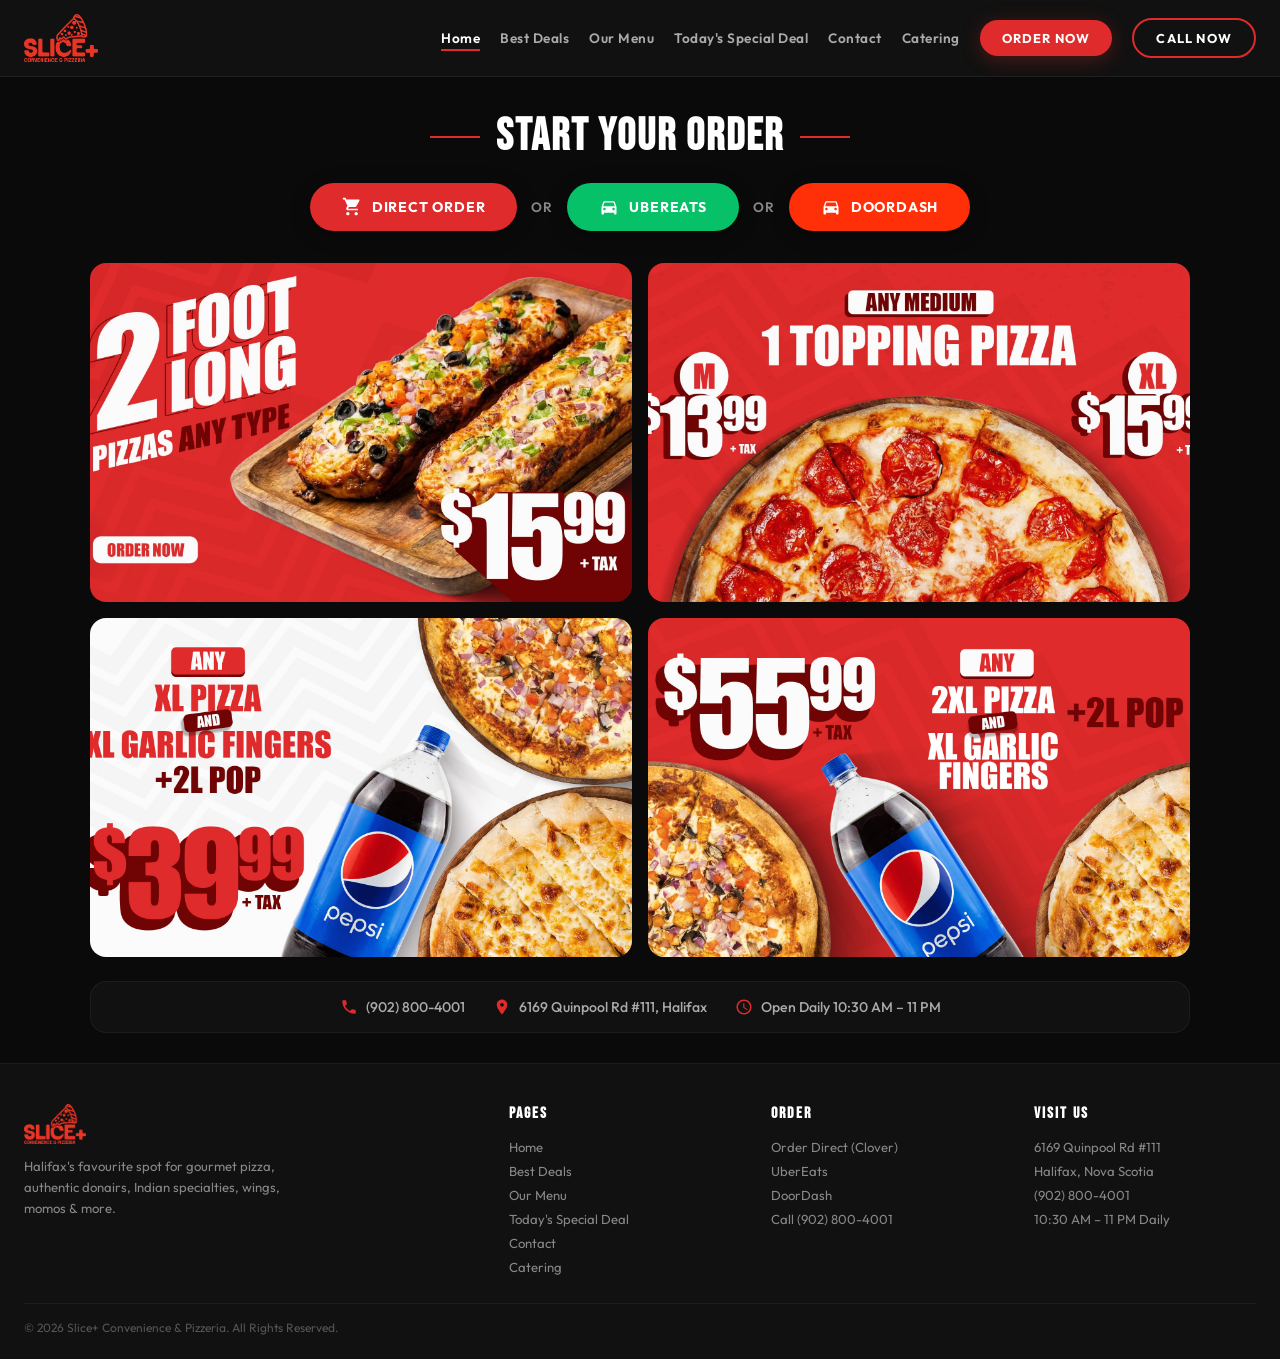
<file: index-old.html>
<!DOCTYPE html>
<html lang="en">
<head>
<meta charset="UTF-8">
<meta name="viewport" content="width=device-width, initial-scale=1.0">
<title>Slice+ Convenience & Pizzeria | Order Online | Halifax</title>
<meta name="description" content="Slice+ — Halifax's best gourmet pizza, donairs, Indian pizza, wings, momos. Order online for delivery or pickup.">
<link rel="preconnect" href="https://fonts.googleapis.com"><link rel="preconnect" href="https://fonts.gstatic.com" crossorigin>
<link href="https://fonts.googleapis.com/css2?family=Bebas+Neue&family=Outfit:wght@300;400;500;600;700;800&display=swap" media="print" onload="this.media='all'" rel="stylesheet">
<style>
:root{--red:#df2b2b;--red-dark:#b91c1c;--black:#0a0a0a;--dark:#111111;--dark2:#1a1a1a;--dark3:#222222;--white:#ffffff;--gold:#f5a623;--green:#06C167;--doordash:#FF3008;--gray:#888;--gray-light:#aaa;--gray-dark:#555;--font-display:'Bebas Neue',sans-serif;--font-body:'Outfit',sans-serif;--radius:16px;--radius-sm:10px;--transition:0.3s cubic-bezier(0.4,0,0.2,1);}
*,*::before,*::after{margin:0;padding:0;box-sizing:border-box;}
html{scroll-behavior:smooth;overflow-x:hidden;}
body{font-family:var(--font-body);background:var(--black);color:var(--white);overflow-x:hidden;min-height:100vh;display:flex;flex-direction:column;}
a{text-decoration:none;color:inherit;}img{max-width:100%;display:block;}button{cursor:pointer;border:none;font-family:var(--font-body);}
.header{background:var(--dark);border-bottom:1px solid rgba(255,255,255,0.06);position:fixed;top:0;left:0;right:0;z-index:100;}
.header-inner{max-width:1300px;margin:0 auto;padding:14px 24px;display:flex;align-items:center;justify-content:space-between;}
.logo img{height:48px;width:auto;}
.nav{display:flex;align-items:center;gap:20px;}
.nav a{font-size:0.85rem;font-weight:600;letter-spacing:0.5px;color:var(--gray-light);transition:var(--transition);position:relative;}
.nav a::after{content:'';position:absolute;bottom:-4px;left:0;width:0;height:2px;background:var(--red);transition:var(--transition);}
.nav a:hover{color:var(--white);}.nav a:hover::after{width:100%;}
.nav a.active{color:var(--white);}.nav a.active::after{width:100%;}
.nav-cta{background:var(--red)!important;color:var(--white)!important;padding:10px 22px!important;border-radius:50px;font-weight:700!important;font-size:0.8rem!important;letter-spacing:1.2px!important;text-transform:uppercase;box-shadow:0 4px 20px rgba(223,43,43,0.3);}
.nav-cta::after{display:none!important;}.nav-cta:hover{background:var(--red-dark)!important;transform:translateY(-2px);}
.mobile-toggle{display:none;flex-direction:column;gap:5px;background:none;padding:8px;}
.mobile-toggle span{width:26px;height:2px;background:var(--white);border-radius:2px;transition:var(--transition);}
.mobile-nav{display:none;position:fixed;top:76px;left:0;right:0;bottom:0;background:rgba(10,10,10,0.98);backdrop-filter:blur(20px);z-index:999;flex-direction:column;align-items:center;justify-content:center;gap:28px;}
.mobile-nav.open{display:flex;}
.mobile-nav a{font-size:1.2rem;font-weight:500;color:var(--gray-light);transition:var(--transition);}
.mobile-nav a:hover{color:var(--red);}
.main{flex:1;display:flex;flex-direction:column;align-items:center;justify-content:center;padding:110px 24px 30px;}
.main-inner{max-width:1100px;width:100%;margin:0 auto;}
.order-bar{text-align:center;margin-bottom:32px;}
.order-bar h2{font-family:var(--font-display);font-size:clamp(1.8rem,4vw,2.8rem);letter-spacing:2px;margin-bottom:20px;display:flex;align-items:center;justify-content:center;gap:16px;flex-wrap:wrap;}
.order-bar h2::before,.order-bar h2::after{content:'';width:50px;height:2px;background:var(--red);}
.order-buttons{display:flex;align-items:center;justify-content:center;gap:14px;flex-wrap:wrap;}
.order-btn{display:inline-flex;align-items:center;gap:10px;padding:14px 32px;border-radius:50px;font-weight:700;font-size:0.88rem;letter-spacing:0.8px;text-transform:uppercase;transition:var(--transition);box-shadow:0 4px 20px rgba(0,0,0,0.3);}
.order-btn:hover{transform:translateY(-3px);box-shadow:0 8px 30px rgba(0,0,0,0.4);}
.order-btn svg{width:20px;height:20px;fill:currentColor;flex-shrink:0;}
.order-btn-direct{background:var(--red);color:var(--white);}.order-btn-direct:hover{background:var(--red-dark);}
.order-btn-uber{background:var(--green);color:var(--white);}.order-btn-uber:hover{background:#05a857;}
.order-btn-door{background:var(--doordash);color:var(--white);}.order-btn-door:hover{background:#e02a06;}
.order-divider{font-size:0.85rem;color:var(--gray);font-weight:600;text-transform:uppercase;letter-spacing:1px;}
.deals-grid{display:grid;grid-template-columns:1fr 1fr;gap:16px;}
.deal-link{position:relative;border-radius:var(--radius);overflow:hidden;display:block;transition:var(--transition);aspect-ratio:16/10;}
.deal-link:hover{transform:translateY(-6px);box-shadow:0 16px 50px rgba(223,43,43,0.2);}
.deal-link img{width:100%;height:100%;object-fit:cover;transition:transform 0.5s ease;}
.deal-link:hover img{transform:scale(1.04);}
.deal-link-overlay{position:absolute;inset:0;background:linear-gradient(to top,rgba(0,0,0,0.75) 0%,rgba(0,0,0,0.1) 50%,transparent 100%);display:flex;align-items:flex-end;justify-content:center;padding:20px;opacity:0;transition:var(--transition);}
.deal-link:hover .deal-link-overlay{opacity:1;}
.deal-order-btn{background:var(--red);color:var(--white);padding:12px 30px;border-radius:50px;font-size:0.82rem;font-weight:700;letter-spacing:1.2px;text-transform:uppercase;display:inline-flex;align-items:center;gap:8px;transition:var(--transition);}
.deal-order-btn svg{width:16px;height:16px;fill:currentColor;}
.phone-bar{text-align:center;margin-top:24px;display:flex;align-items:center;justify-content:center;gap:28px;flex-wrap:wrap;padding:16px;background:var(--dark);border-radius:var(--radius);border:1px solid rgba(255,255,255,0.05);}
.phone-bar-item{display:flex;align-items:center;gap:8px;font-size:0.88rem;color:var(--gray-light);}
.phone-bar-item svg{width:18px;height:18px;fill:var(--red);flex-shrink:0;}
.phone-bar-item a,.phone-bar-item span{color:var(--gray-light);transition:var(--transition);font-weight:500;}
.phone-bar-item a:hover{color:var(--white);}
.footer{background:var(--dark);border-top:1px solid rgba(255,255,255,0.05);padding:40px 24px 24px;margin-top:auto;}
.footer-inner{max-width:1300px;margin:0 auto;display:grid;grid-template-columns:2fr 1fr 1fr 1fr;gap:40px;}
.footer-brand img{height:40px;margin-bottom:12px;}
.footer-brand p{color:var(--gray);font-size:0.82rem;line-height:1.6;max-width:280px;}
.footer-col h4{font-family:var(--font-display);font-size:1rem;letter-spacing:2px;margin-bottom:12px;}
.footer-col a{display:block;color:var(--gray);font-size:0.82rem;padding:4px 0;transition:var(--transition);}
.footer-col a:hover{color:var(--red);transform:translateX(4px);}
.footer-bottom{max-width:1300px;margin:24px auto 0;padding-top:16px;border-top:1px solid rgba(255,255,255,0.05);display:flex;justify-content:space-between;align-items:center;flex-wrap:wrap;gap:8px;}
.footer-bottom p{color:var(--gray-dark);font-size:0.75rem;}
@media(max-width:1024px){.footer-inner{grid-template-columns:1fr 1fr;}}
@media(max-width:768px){.nav{display:none;}.mobile-toggle{display:flex;}.main{padding:90px 16px 20px;}.deals-grid{grid-template-columns:1fr;gap:12px;}.deal-link{aspect-ratio:16/9;}.deal-link-overlay{opacity:1;}.order-buttons{gap:10px;}.order-btn{padding:12px 24px;font-size:0.8rem;}.phone-bar{flex-direction:column;gap:12px;}.footer-inner{grid-template-columns:1fr;}.footer-bottom{flex-direction:column;text-align:center;}}
@media(max-width:480px){.order-bar h2{font-size:1.6rem;}.order-bar h2::before,.order-bar h2::after{width:30px;}.order-buttons{flex-direction:column;width:100%;}.order-btn{width:100%;justify-content:center;}.order-divider{display:none;}}


/* ===== TODAY'S DEAL ALERT ===== */
.deal-alert{position:fixed;bottom:24px;right:24px;z-index:9999;max-width:380px;width:calc(100% - 48px);background:rgba(17,17,17,0.95);backdrop-filter:blur(20px);border:1px solid rgba(223,43,43,0.3);border-radius:16px;padding:0;overflow:hidden;box-shadow:0 20px 60px rgba(0,0,0,0.6),0 0 30px rgba(223,43,43,0.1);transform:translateY(120%);opacity:0;transition:transform 0.5s cubic-bezier(0.34,1.56,0.64,1),opacity 0.4s ease;pointer-events:none}
.deal-alert.show{transform:translateY(0);opacity:1;pointer-events:all}
.deal-alert-top{background:#df2b2b;padding:10px 16px;display:flex;align-items:center;justify-content:space-between}
.deal-alert-label{font-size:.72rem;font-weight:700;letter-spacing:1.5px;text-transform:uppercase;display:flex;align-items:center;gap:6px;color:#fff}
.deal-alert-label svg{width:14px;height:14px;fill:#fff;animation:da-ring 1.5s ease-in-out infinite}
@keyframes da-ring{0%,100%{transform:rotate(0)}25%{transform:rotate(15deg)}50%{transform:rotate(-10deg)}75%{transform:rotate(5deg)}}
.deal-alert-close{background:none;color:#fff;font-size:1.2rem;padding:2px 6px;border-radius:50%;transition:.3s;line-height:1;cursor:pointer;opacity:.8;border:none}.deal-alert-close:hover{opacity:1;background:rgba(255,255,255,0.15)}
.deal-alert-body{padding:20px 24px;cursor:pointer;transition:.3s;display:block;text-decoration:none;color:#fff}.deal-alert-body:hover{background:rgba(223,43,43,0.05)}
.deal-alert-day{font-size:.7rem;color:#888;text-transform:uppercase;letter-spacing:1px;margin-bottom:4px}
.deal-alert-name{font-family:'Bebas Neue',sans-serif;font-size:1.5rem;letter-spacing:1px;line-height:1.1;margin-bottom:6px;color:#fff}
.deal-alert-desc{font-size:.85rem;color:#aaa;margin-bottom:10px;line-height:1.4}
.deal-alert-price{font-family:'Bebas Neue',sans-serif;font-size:2rem;color:#f5a623;display:inline-block;margin-right:12px}
.deal-alert-cta{display:inline-flex;align-items:center;gap:6px;background:#df2b2b;color:#fff;padding:8px 20px;border-radius:50px;font-size:.75rem;font-weight:700;letter-spacing:.8px;text-transform:uppercase;transition:.3s}.deal-alert-cta:hover{background:#b91c1c}
.deal-alert-cta svg{width:12px;height:12px;fill:#fff}
.deal-alert-progress{position:relative;width:100%;height:4px;background:rgba(255,255,255,0.08);overflow:hidden}
.deal-alert-progress-bar{height:100%;background:linear-gradient(90deg,#df2b2b,#f5a623);width:100%;animation:none}
@keyframes progressShrink{0%{width:100%}100%{width:0%}}
@media(max-width:768px){.deal-alert{right:12px;left:auto;max-width:none;bottom:12px;width:calc(100% - 24px)}}


.nav-cta-call{background:transparent!important;border:2px solid #df2b2b!important;color:#fff!important;box-shadow:none!important}
.nav-cta-call:hover{background:#df2b2b!important}
.d-none{
display: none !important;
}
</style>
</head>
<body>
<header class="header"><div class="header-inner">
<a href="index.html" class="logo"><img src="assets/images/1__3_.png" alt="Slice+"></a>
<nav class="nav">
<a href="index.html" class="active">Home</a><a href="deals.html">Best Deals</a><a href="menu.html">Our Menu</a><a href="specials.html">Today's Special Deal</a><a href="contact.html">Contact</a><a href="catering.html">Catering</a>
<a href="https://www.clover.com/online-ordering/sliceplus-halifax" target="_blank" class="nav-cta">Order Now</a>
<a href="tel:9028004001" class="nav-cta nav-cta-call">Call Now</a>
</nav>
<button class="mobile-toggle" onclick="document.getElementById('mn').classList.toggle('open')" aria-label="Menu"><span></span><span></span><span></span></button>
</div></header>
<div class="mobile-nav" id="mn">
<a href="index.html" onclick="document.getElementById('mn').classList.remove('open')">Home</a>
<a href="deals.html" onclick="document.getElementById('mn').classList.remove('open')">Best Deals</a>
<a href="menu.html" onclick="document.getElementById('mn').classList.remove('open')">Our Menu</a>
<a href="specials.html" onclick="document.getElementById('mn').classList.remove('open')">Today's Special Deal</a>
<a href="contact.html" onclick="document.getElementById('mn').classList.remove('open')">Contact</a>
<a href="catering.html" onclick="document.getElementById('mn').classList.remove('open')">Catering</a>
<a href="https://www.clover.com/online-ordering/sliceplus-halifax" target="_blank" style="background:#df2b2b;color:#fff;padding:14px 36px;border-radius:50px;font-weight:700;font-size:.9rem;letter-spacing:1px;text-transform:uppercase" onclick="document.getElementById('mn').classList.remove('open')">Order Now</a>
<a href="tel:9028004001" style="background:#1a1a1a;color:#fff;padding:14px 36px;border-radius:50px;font-weight:700;font-size:.9rem;letter-spacing:1px;text-transform:uppercase;border:2px solid #df2b2b" onclick="document.getElementById('mn').classList.remove('open')">Call Now</a>
</div>
<main class="main"><div class="main-inner">
<div class="order-bar">
<h2>START YOUR ORDER</h2>
<div class="order-buttons">
<a href="https://www.clover.com/online-ordering/sliceplus-halifax" target="_blank" class="order-btn order-btn-direct"><svg viewBox="0 0 24 24"><path d="M7 18c-1.1 0-2 .9-2 2s.9 2 2 2 2-.9 2-2-.9-2-2-2zm10 0c-1.1 0-2 .9-2 2s.9 2 2 2 2-.9 2-2-.9-2-2-2zM7.16 14.26l.04-.12L8.1 12h7.45c.75 0 1.41-.41 1.75-1.03l3.58-6.49A1 1 0 0020 3H5.21l-.94-2H1v2h2l3.6 7.59-1.35 2.44C4.52 14.37 5.48 16 7 16h12v-2H7l1.16-1.74z"/></svg>Direct Order</a>
<span class="order-divider">or</span>
<a href="https://www.ubereats.com/ca/store/sliceplus-quinpool-rd/GrAe0IXMVuGjKvZW6ssmDg?diningMode=DELIVERY" target="_blank" class="order-btn order-btn-uber"><svg viewBox="0 0 24 24"><path d="M18.92 6.01C18.72 5.42 18.16 5 17.5 5h-11c-.66 0-1.21.42-1.42 1.01L3 12v8c0 .55.45 1 1 1h1c.55 0 1-.45 1-1v-1h12v1c0 .55.45 1 1 1h1c.55 0 1-.45 1-1v-8l-2.08-5.99zM6.5 16c-.83 0-1.5-.67-1.5-1.5S5.67 13 6.5 13s1.5.67 1.5 1.5S7.33 16 6.5 16zm11 0c-.83 0-1.5-.67-1.5-1.5s.67-1.5 1.5-1.5 1.5.67 1.5 1.5-.67 1.5-1.5 1.5zM5 11l1.5-4.5h11L19 11H5z"/></svg>UberEats</a>
<span class="order-divider">or</span>
<a href="https://www.doordash.com/store/sliceplus-halifax-37896069/?utm_campaign=gpa" target="_blank" class="order-btn order-btn-door"><svg viewBox="0 0 24 24"><path d="M18.92 6.01C18.72 5.42 18.16 5 17.5 5h-11c-.66 0-1.21.42-1.42 1.01L3 12v8c0 .55.45 1 1 1h1c.55 0 1-.45 1-1v-1h12v1c0 .55.45 1 1 1h1c.55 0 1-.45 1-1v-8l-2.08-5.99zM6.5 16c-.83 0-1.5-.67-1.5-1.5S5.67 13 6.5 13s1.5.67 1.5 1.5S7.33 16 6.5 16zm11 0c-.83 0-1.5-.67-1.5-1.5s.67-1.5 1.5-1.5 1.5.67 1.5 1.5-.67 1.5-1.5 1.5zM5 11l1.5-4.5h11L19 11H5z"/></svg>DoorDash</a>
</div></div>
<div class="deals-grid">
<a href="https://www.clover.com/online-ordering/sliceplus-halifax#M6ST96GW41CDR" target="_blank" class="deal-link"><img loading="lazy" decoding="async" src="assets/images/banner-3.jpg" alt="2 Footlong Pizzas $15.99"><div class="deal-link-overlay"><span class="deal-order-btn"><svg viewBox="0 0 24 24"><path d="M7 18c-1.1 0-2 .9-2 2s.9 2 2 2 2-.9 2-2-.9-2-2-2zm10 0c-1.1 0-2 .9-2 2s.9 2 2 2 2-.9 2-2-.9-2-2-2zM7.16 14.26l.04-.12L8.1 12h7.45c.75 0 1.41-.41 1.75-1.03l3.58-6.49A1 1 0 0020 3H5.21l-.94-2H1v2h2l3.6 7.59-1.35 2.44C4.52 14.37 5.48 16 7 16h12v-2H7l1.16-1.74z"/></svg> Order Now</span></div></a>
<a href="https://www.clover.com/online-ordering/sliceplus-halifax" target="_blank" class="deal-link"><img loading="lazy" decoding="async" src="assets/images/banner-1.jpg" alt="1 Topping Pizza"><div class="deal-link-overlay"><span class="deal-order-btn"><svg viewBox="0 0 24 24"><path d="M7 18c-1.1 0-2 .9-2 2s.9 2 2 2 2-.9 2-2-.9-2-2-2zm10 0c-1.1 0-2 .9-2 2s.9 2 2 2 2-.9 2-2-.9-2-2-2zM7.16 14.26l.04-.12L8.1 12h7.45c.75 0 1.41-.41 1.75-1.03l3.58-6.49A1 1 0 0020 3H5.21l-.94-2H1v2h2l3.6 7.59-1.35 2.44C4.52 14.37 5.48 16 7 16h12v-2H7l1.16-1.74z"/></svg> Order Now</span></div></a>
<a href="https://www.clover.com/online-ordering/sliceplus-halifax" target="_blank" class="deal-link"><img loading="lazy" decoding="async" src="assets/images/banner-5.jpg" alt="XL Pizza + Garlic Fingers + Pop"><div class="deal-link-overlay"><span class="deal-order-btn"><svg viewBox="0 0 24 24"><path d="M7 18c-1.1 0-2 .9-2 2s.9 2 2 2 2-.9 2-2-.9-2-2-2zm10 0c-1.1 0-2 .9-2 2s.9 2 2 2 2-.9 2-2-.9-2-2-2zM7.16 14.26l.04-.12L8.1 12h7.45c.75 0 1.41-.41 1.75-1.03l3.58-6.49A1 1 0 0020 3H5.21l-.94-2H1v2h2l3.6 7.59-1.35 2.44C4.52 14.37 5.48 16 7 16h12v-2H7l1.16-1.74z"/></svg> Order Now</span></div></a>
<a href="https://www.clover.com/online-ordering/sliceplus-halifax" target="_blank" class="deal-link"><img loading="lazy" decoding="async" src="assets/images/banner-6.jpg" alt="2XL Pizza + Garlic Fingers"><div class="deal-link-overlay"><span class="deal-order-btn"><svg viewBox="0 0 24 24"><path d="M7 18c-1.1 0-2 .9-2 2s.9 2 2 2 2-.9 2-2-.9-2-2-2zm10 0c-1.1 0-2 .9-2 2s.9 2 2 2 2-.9 2-2-.9-2-2-2zM7.16 14.26l.04-.12L8.1 12h7.45c.75 0 1.41-.41 1.75-1.03l3.58-6.49A1 1 0 0020 3H5.21l-.94-2H1v2h2l3.6 7.59-1.35 2.44C4.52 14.37 5.48 16 7 16h12v-2H7l1.16-1.74z"/></svg> Order Now</span></div></a>
</div>
<div class="phone-bar">
<div class="phone-bar-item"><svg viewBox="0 0 24 24"><path d="M6.62 10.79c1.44 2.83 3.76 5.14 6.59 6.59l2.2-2.2c.27-.27.67-.36 1.02-.24 1.12.37 2.33.57 3.57.57.55 0 1 .45 1 1V20c0 .55-.45 1-1 1-9.39 0-17-7.61-17-17 0-.55.45-1 1-1h3.5c.55 0 1 .45 1 1 0 1.25.2 2.45.57 3.57.11.35.03.74-.25 1.02l-2.2 2.2z"/></svg><a href="tel:9028004001">(902) 800-4001</a></div>
<div class="phone-bar-item"><svg viewBox="0 0 24 24"><path d="M12 2C8.13 2 5 5.13 5 9c0 5.25 7 13 7 13s7-7.75 7-13c0-3.87-3.13-7-7-7zm0 9.5c-1.38 0-2.5-1.12-2.5-2.5s1.12-2.5 2.5-2.5 2.5 1.12 2.5 2.5-1.12 2.5-2.5 2.5z"/></svg><a href="https://maps.google.com/?q=6169+Quinpool+Rd+111+Halifax+NS" target="_blank">6169 Quinpool Rd #111, Halifax</a></div>
<div class="phone-bar-item"><svg viewBox="0 0 24 24"><path d="M11.99 2C6.47 2 2 6.48 2 12s4.47 10 9.99 10C17.52 22 22 17.52 22 12S17.52 2 11.99 2zM12 20c-4.42 0-8-3.58-8-8s3.58-8 8-8 8 3.58 8 8-3.58 8-8 8zm.5-13H11v6l5.25 3.15.75-1.23-4.5-2.67z"/></svg><span>Open Daily 10:30 AM – 11 PM</span></div>
</div>
</div></main>
<footer class="footer"><div class="footer-inner">
<div class="footer-brand"><img src="assets/images/1__3_.png" alt="Slice+"><p>Halifax's favourite spot for gourmet pizza, authentic donairs, Indian specialties, wings, momos & more.</p></div>
<div class="footer-col"><h4>PAGES</h4><a href="index.html">Home</a><a href="deals.html">Best Deals</a><a href="menu.html">Our Menu</a><a href="specials.html">Today's Special Deal</a><a href="contact.html">Contact</a><a href="catering.html">Catering</a></div>
<div class="footer-col"><h4>ORDER</h4><a href="https://www.clover.com/online-ordering/sliceplus-halifax" target="_blank">Order Direct (Clover)</a><a href="https://www.ubereats.com/ca/store/sliceplus-quinpool-rd/GrAe0IXMVuGjKvZW6ssmDg?diningMode=DELIVERY" target="_blank">UberEats</a><a href="https://www.doordash.com/store/sliceplus-halifax-37896069/?utm_campaign=gpa" target="_blank">DoorDash</a><a href="tel:9028004001">Call (902) 800-4001</a></div>
<div class="footer-col"><h4>VISIT US</h4><a href="https://maps.google.com/?q=6169+Quinpool+Rd+111+Halifax+NS" target="_blank">6169 Quinpool Rd #111</a><a>Halifax, Nova Scotia</a><a href="tel:9028004001">(902) 800-4001</a><a>10:30 AM – 11 PM Daily</a></div>
</div><div class="footer-bottom"><p>&copy; 2026 Slice+ Convenience & Pizzeria. All Rights Reserved.</p><p class="d-none">Crafted with ❤️ in Halifax</p></div></footer>


<!-- TODAY'S DEAL ALERT -->
<div class="deal-alert" id="dealAlert">
<div class="deal-alert-top">
<span class="deal-alert-label"><svg viewBox="0 0 24 24"><path d="M12 22c1.1 0 2-.9 2-2h-4c0 1.1.89 2 2 2zm6-6v-5c0-3.07-1.64-5.64-4.5-6.32V4c0-.83-.67-1.5-1.5-1.5s-1.5.67-1.5 1.5v.68C7.63 5.36 6 7.92 6 11v5l-2 2v1h16v-1l-2-2z"/></svg> TODAY'S SPECIAL</span>
<button class="deal-alert-close" onclick="closeDealAlert()" aria-label="Close">&times;</button>
</div>
<a href="https://www.clover.com/online-ordering/sliceplus-halifax" target="_blank" class="deal-alert-body">
<div class="deal-alert-day" id="alertDay"></div>
<div class="deal-alert-name" id="alertName"></div>
<div class="deal-alert-desc" id="alertDesc"></div>
<div><span class="deal-alert-price" id="alertPrice"></span><span class="deal-alert-cta">Order Now <svg viewBox="0 0 24 24"><path d="M12 4l-1.41 1.41L16.17 11H4v2h12.17l-5.58 5.59L12 20l8-8z"/></svg></span></div>
</a>
<div class="deal-alert-progress"><div class="deal-alert-progress-bar" id="alertProgress"></div></div>
</div>
<script>
(function(){
var sp=[
  {day:1,full:'Monday',name:'Donair Monday',desc:'Buy any donair, get second 50% off!',price:'50% OFF'},
  {day:2,full:'Tuesday',name:'Toonie Tuesday',desc:'Buy medium pizza, get second for just $2!',price:'$2'},
  {day:3,full:'Wednesday',name:'Wings Wednesday',desc:'10 pcs wings, choice of sauce.',price:'$9.99'},
  {day:4,full:'Thursday',name:'Healthy Thursday',desc:'Any salad — add protein for $1.99.',price:'$7.99'},
  {day:5,full:'Friday',name:'Feasty Friday',desc:'XL 3-topping + 10 wings + wedges + 2L pop!',price:'$34.99'},
  {day:6,full:'Saturday',name:'Nacho Saturday',desc:'Large loaded nachos + 2L pop.',price:'$16.99'},
  {day:0,full:'Sunday',name:'Sunday Snack Down',desc:'3 slices + 1 cookie + 1 pop.',price:'$14.99'}
];
var d=new Date(new Date().toLocaleString('en-US',{timeZone:'America/Halifax'}));
var today=d.getDay();
var s=sp.find(function(x){return x.day===today;});
var ae=document.getElementById('dealAlert');
var pb=document.getElementById('alertProgress');
if(!ae||!s)return;
document.getElementById('alertDay').textContent=s.full+' Special';
document.getElementById('alertName').textContent=s.name;
document.getElementById('alertDesc').textContent=s.desc;
document.getElementById('alertPrice').textContent=s.price;

// Sound
var _ac=null;
function warmAudio(){
  if(!_ac){try{_ac=new(window.AudioContext||window.webkitAudioContext)()}catch(e){}}
  if(_ac&&_ac.state==='suspended')_ac.resume();
}
['click','touchstart','scroll','keydown','mousemove'].forEach(function(evt){
  document.addEventListener(evt,warmAudio,{passive:true});
});
warmAudio();
function ding(){
  warmAudio();if(!_ac)return;
  try{
    var t=_ac.currentTime;
    var g1=_ac.createGain();g1.connect(_ac.destination);
    g1.gain.setValueAtTime(0.25,t);g1.gain.exponentialRampToValueAtTime(0.001,t+0.5);
    var o1=_ac.createOscillator();o1.connect(g1);o1.type='sine';
    o1.frequency.setValueAtTime(880,t);o1.frequency.setValueAtTime(1174,t+0.12);
    o1.start(t);o1.stop(t+0.5);
    var g2=_ac.createGain();g2.connect(_ac.destination);
    g2.gain.setValueAtTime(0.18,t+0.18);g2.gain.exponentialRampToValueAtTime(0.001,t+0.7);
    var o2=_ac.createOscillator();o2.connect(g2);o2.type='sine';
    o2.frequency.setValueAtTime(1318,t+0.18);
    o2.start(t+0.18);o2.stop(t+0.65);
  }catch(e){}
}

// Alert logic: show 30s → hide → wait 40s → repeat
var ht=null,nt=null;
function showDA(){
  clearTimeout(ht);clearTimeout(nt);
  ae.classList.add('show');
  ding();
  pb.style.animation='none';
  pb.offsetHeight;
  pb.style.animation='progressShrink 30s linear forwards';
  ht=setTimeout(hideDA,30000);
}
function hideDA(){
  clearTimeout(ht);
  ae.classList.remove('show');
  pb.style.animation='none';
  nt=setTimeout(showDA,40000);
}
window.closeDealAlert=function(){hideDA()};
setTimeout(showDA,2000);
})();
</script>

</body></html>
</file>
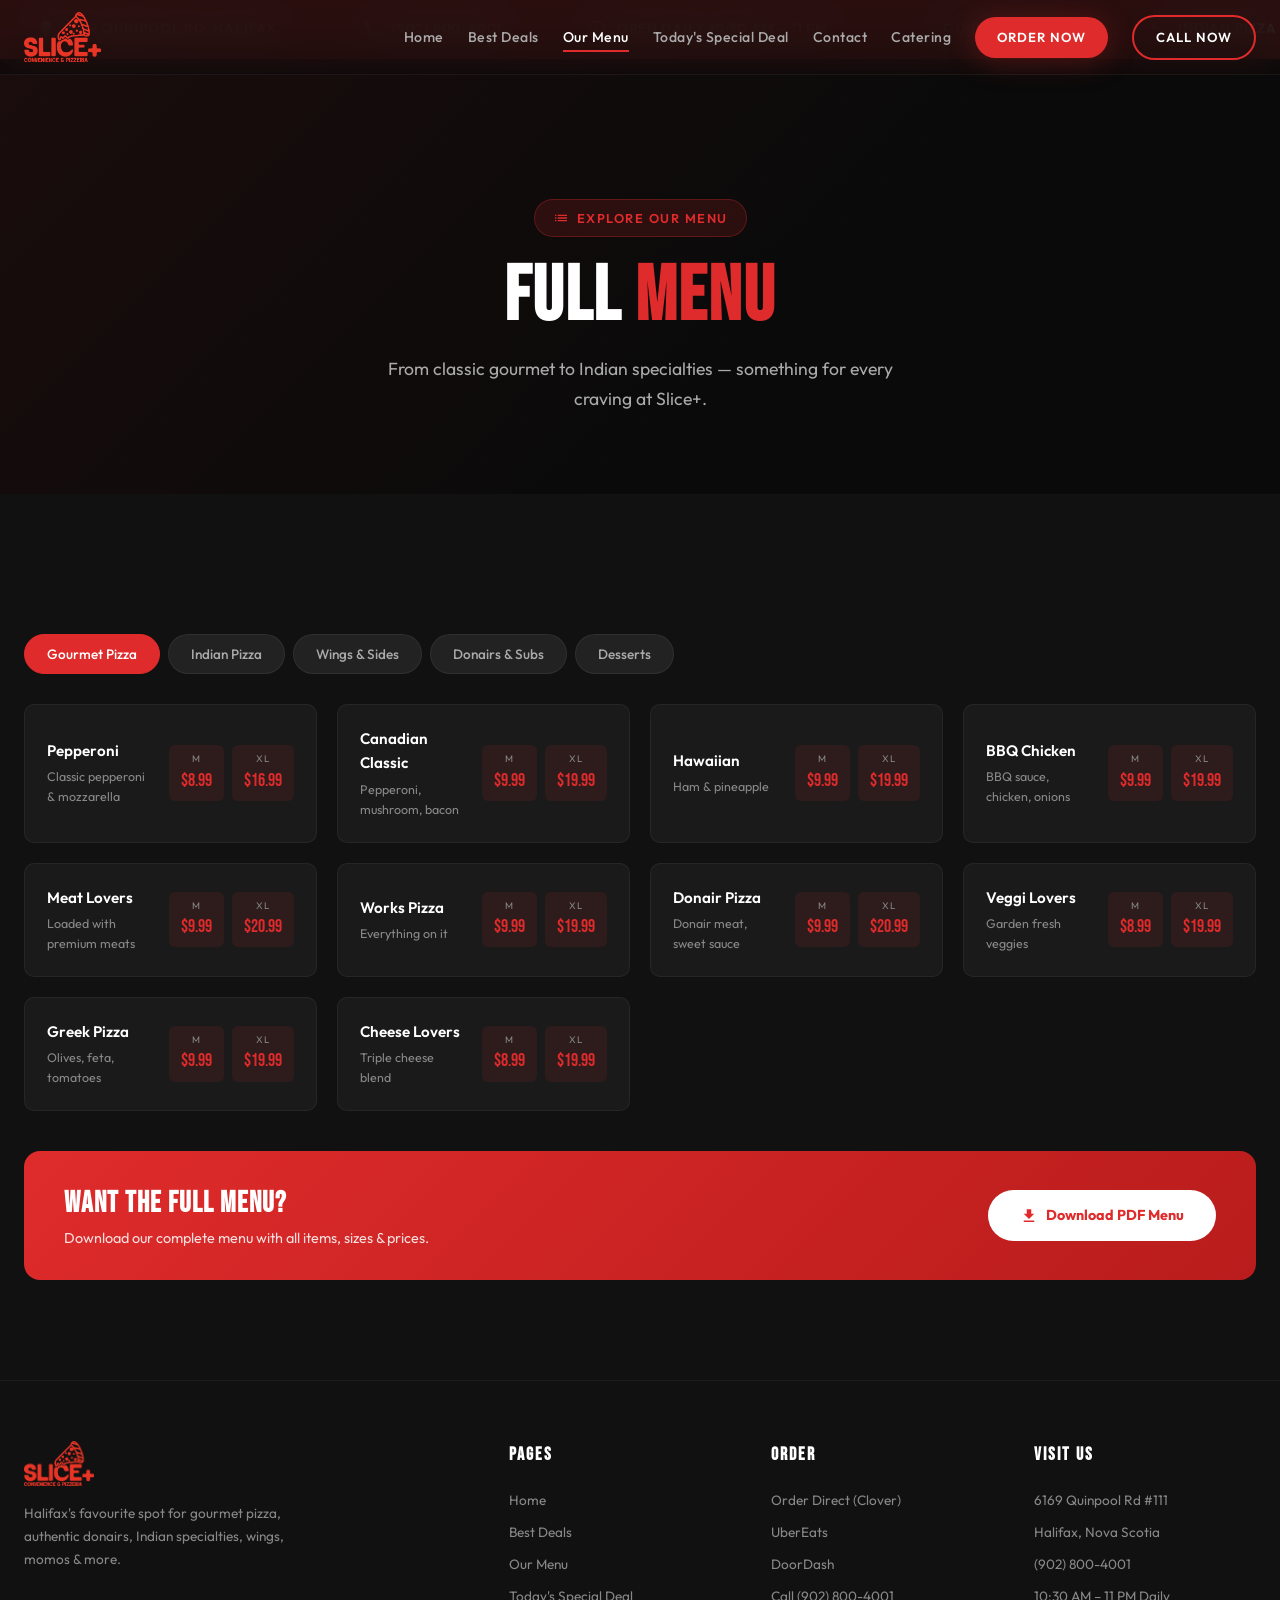
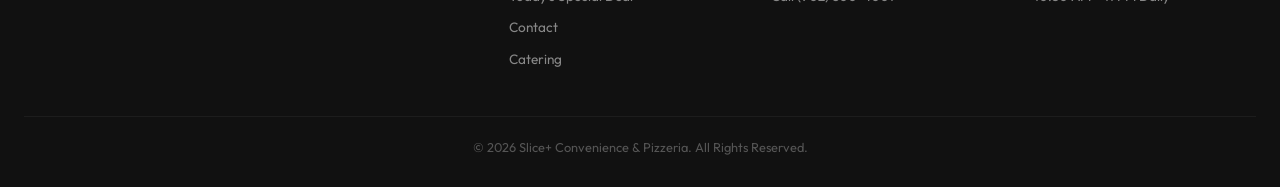
<file: menu.html>
<!DOCTYPE html>
<html lang="en"><head><meta charset="UTF-8"><meta name="viewport" content="width=device-width, initial-scale=1.0">
<title>Menu | Slice+ Convenience & Pizzeria | Halifax</title>
<link rel="preconnect" href="https://fonts.googleapis.com"><link rel="preconnect" href="https://fonts.gstatic.com" crossorigin>
<link href="https://fonts.googleapis.com/css2?family=Bebas+Neue&family=Outfit:wght@300;400;500;600;700;800&display=swap" media="print" onload="this.media='all'" rel="stylesheet">
<style>
:root{--red:#df2b2b;--red-dark:#b91c1c;--black:#0a0a0a;--dark:#111111;--dark2:#1a1a1a;--dark3:#222222;--white:#ffffff;--gold:#f5a623;--green:#4caf50;--gray:#888;--gray-light:#aaa;--gray-dark:#555;--font-display:'Bebas Neue',sans-serif;--font-body:'Outfit',sans-serif;--radius:16px;--radius-sm:10px;--shadow-red:0 4px 30px rgba(223,43,43,0.25);--transition:0.3s cubic-bezier(0.4,0,0.2,1);}
*,*::before,*::after{margin:0;padding:0;box-sizing:border-box;}
html{scroll-behavior:smooth;overflow-x:hidden;}
body{font-family:var(--font-body);background:var(--black);color:var(--white);overflow-x:hidden;line-height:1.6;}
a{text-decoration:none;color:inherit;}img{max-width:100%;display:block;}button{cursor:pointer;border:none;font-family:var(--font-body);}
.reveal{opacity:0;transform:translateY(40px);transition:opacity 0.8s ease,transform 0.8s ease;}.reveal.visible{opacity:1;transform:translateY(0);}
.reveal-left{opacity:0;transform:translateX(-60px);transition:opacity 0.8s ease,transform 0.8s ease;}.reveal-left.visible{opacity:1;transform:translateX(0);}
.reveal-right{opacity:0;transform:translateX(60px);transition:opacity 0.8s ease,transform 0.8s ease;}.reveal-right.visible{opacity:1;transform:translateX(0);}
.reveal-scale{opacity:0;transform:scale(0.85);transition:opacity 0.7s ease,transform 0.7s ease;}.reveal-scale.visible{opacity:1;transform:scale(1);}
.header{position:fixed;top:0;left:0;right:0;z-index:1000;background:rgba(10,10,10,0.85);backdrop-filter:blur(20px);-webkit-backdrop-filter:blur(20px);border-bottom:1px solid rgba(255,255,255,0.05);transition:var(--transition);}
.header.scrolled{background:rgba(10,10,10,0.95);box-shadow:0 4px 30px rgba(0,0,0,0.5);}
.header-inner{max-width:1300px;margin:0 auto;padding:12px 24px;display:flex;align-items:center;justify-content:space-between;}
.logo img{height:50px;width:auto;}
.nav{display:flex;align-items:center;gap:24px;}
.nav a{font-size:0.88rem;font-weight:500;letter-spacing:0.5px;color:var(--gray-light);transition:var(--transition);position:relative;}
.nav a::after{content:'';position:absolute;bottom:-4px;left:0;width:0;height:2px;background:var(--red);transition:var(--transition);}
.nav a:hover{color:var(--white);}.nav a:hover::after{width:100%;}.nav a.active{color:var(--white);}.nav a.active::after{width:100%;}
.nav-cta{background:var(--red)!important;color:var(--white)!important;padding:10px 22px!important;border-radius:50px;font-weight:600!important;font-size:0.82rem!important;letter-spacing:1px!important;text-transform:uppercase;box-shadow:var(--shadow-red);}.nav-cta::after{display:none!important;}.nav-cta:hover{background:var(--red-dark)!important;transform:translateY(-2px);}
.mobile-toggle{display:none;flex-direction:column;gap:5px;background:none;padding:8px;}.mobile-toggle span{width:26px;height:2px;background:var(--white);border-radius:2px;transition:var(--transition);}
.mobile-nav{display:none;position:fixed;top:74px;left:0;right:0;bottom:0;background:rgba(10,10,10,0.98);backdrop-filter:blur(20px);z-index:999;flex-direction:column;align-items:center;justify-content:center;gap:32px;}.mobile-nav.open{display:flex;}
.mobile-nav a{font-size:1.3rem;font-weight:500;color:var(--gray-light);transition:var(--transition);}.mobile-nav a:hover{color:var(--red);}
.page-hero{position:relative;padding:140px 24px 80px;text-align:center;overflow:hidden;background:var(--black);}
.page-hero-bg{position:absolute;inset:0;background:linear-gradient(135deg,rgba(223,43,43,0.08) 0%,rgba(10,10,10,1) 60%);pointer-events:none;}
.page-hero-pattern{position:absolute;inset:0;opacity:0.03;background-image:radial-gradient(circle at 2px 2px,rgba(255,255,255,0.3) 1px,transparent 0);background-size:40px 40px;}
.page-hero-content{position:relative;z-index:2;max-width:800px;margin:0 auto;}
.page-hero-badge{display:inline-flex;align-items:center;gap:8px;background:rgba(223,43,43,0.15);border:1px solid rgba(223,43,43,0.3);padding:8px 18px;border-radius:50px;font-size:0.8rem;font-weight:600;color:var(--red);letter-spacing:1.5px;text-transform:uppercase;margin-bottom:24px;}
.page-hero h1{font-family:var(--font-display);font-size:clamp(3rem,6vw,5.5rem);line-height:0.95;letter-spacing:2px;margin-bottom:20px;}
.page-hero h1 .hl{color:var(--red);}
.page-hero-desc{font-size:1.1rem;color:var(--gray-light);max-width:550px;margin:0 auto;line-height:1.7;}
.section{padding:100px 24px;position:relative;overflow:hidden;}.section-dark{background:var(--dark);}.section-darker{background:var(--black);}
.container{max-width:1300px;margin:0 auto;}
.section-label{display:inline-flex;align-items:center;gap:8px;font-size:0.75rem;font-weight:700;color:var(--red);letter-spacing:3px;text-transform:uppercase;margin-bottom:14px;}.section-label::before{content:'';width:30px;height:2px;background:var(--red);}
.section-title{font-family:var(--font-display);font-size:clamp(2.5rem,5vw,4rem);letter-spacing:1px;line-height:1;margin-bottom:20px;}
.section-desc{color:var(--gray);font-size:1.05rem;max-width:600px;line-height:1.7;}
.btn-primary{display:inline-flex;align-items:center;gap:10px;background:var(--red);color:var(--white);padding:16px 36px;border-radius:50px;font-weight:600;font-size:0.95rem;transition:var(--transition);box-shadow:var(--shadow-red);}.btn-primary:hover{background:var(--red-dark);transform:translateY(-3px);}
.info-ticker{background:var(--red);padding:14px 0;overflow:hidden;}
.ticker-track{display:flex;animation:ticker 45s linear infinite;white-space:nowrap;}
@keyframes ticker{0%{transform:translateX(0);}100%{transform:translateX(-50%);}}
.ticker-item{display:inline-flex;align-items:center;gap:10px;padding:0 36px;font-weight:600;font-size:0.85rem;letter-spacing:0.8px;text-transform:uppercase;}
.ticker-item svg{width:20px;height:20px;fill:currentColor;opacity:0.9;flex-shrink:0;}
.ticker-sep{display:inline-flex;align-items:center;padding:0 4px;opacity:0.4;font-size:1.2rem;}
.footer{background:var(--dark);border-top:1px solid rgba(255,255,255,0.05);padding:60px 24px 30px;}
.footer-inner{max-width:1300px;margin:0 auto;display:grid;grid-template-columns:2fr 1fr 1fr 1fr;gap:40px;}
.footer-brand img{height:45px;margin-bottom:16px;}.footer-brand p{color:var(--gray);font-size:0.85rem;line-height:1.7;max-width:300px;}
.footer-col h4{font-family:var(--font-display);font-size:1.1rem;letter-spacing:2px;margin-bottom:16px;}
.footer-col a{display:block;color:var(--gray);font-size:0.85rem;padding:5px 0;transition:var(--transition);}.footer-col a:hover{color:var(--red);transform:translateX(4px);}
.footer-bottom{max-width:1300px;margin:40px auto 0;padding-top:20px;border-top:1px solid rgba(255,255,255,0.05);display:flex;justify-content:space-between;align-items:center;flex-wrap:wrap;gap:12px;}.footer-bottom p{color:var(--gray-dark);font-size:0.8rem;}
@media(max-width:1024px){.footer-inner{grid-template-columns:1fr 1fr;}}
@media(max-width:768px){.nav{display:none;}.mobile-toggle{display:flex;}.section{padding:70px 16px;}.page-hero{padding:120px 16px 60px;}.page-hero h1{font-size:3rem;}.footer-inner{grid-template-columns:1fr;}.footer-bottom{flex-direction:column;text-align:center;}}
@media(max-width:480px){.page-hero h1{font-size:2.5rem;}.section-title{font-size:2rem;}}

.menu-tabs{display:flex;gap:8px;margin-top:40px;flex-wrap:wrap;}
.menu-tab{background:var(--dark3);color:var(--gray-light);border:1px solid rgba(255,255,255,0.06);padding:10px 22px;border-radius:50px;font-size:0.85rem;font-weight:500;transition:var(--transition);cursor:pointer;}
.menu-tab:hover,.menu-tab.active{background:var(--red);color:var(--white);border-color:var(--red);}
.menu-grid{display:grid;grid-template-columns:repeat(auto-fill,minmax(280px,1fr));gap:20px;margin-top:30px;}
.menu-item{background:var(--dark2);border:1px solid rgba(255,255,255,0.05);border-radius:var(--radius-sm);padding:22px;display:flex;justify-content:space-between;align-items:center;gap:16px;transition:var(--transition);}
.menu-item:hover{border-color:rgba(223,43,43,0.15);transform:translateX(6px);}
.menu-item-name{font-weight:600;font-size:0.95rem;margin-bottom:4px;}
.menu-item-desc{font-size:0.78rem;color:var(--gray);}
.menu-item-prices{display:flex;gap:8px;flex-shrink:0;}
.menu-price-tag{background:rgba(223,43,43,0.1);padding:6px 12px;border-radius:6px;text-align:center;}
.menu-price-size{font-size:0.6rem;color:var(--gray);text-transform:uppercase;letter-spacing:1px;}
.menu-price-val{font-family:var(--font-display);font-size:1.1rem;color:var(--red);}
.menu-download-bar{margin-top:40px;display:flex;align-items:center;justify-content:space-between;background:linear-gradient(135deg,var(--red),var(--red-dark));padding:30px 40px;border-radius:var(--radius);flex-wrap:wrap;gap:20px;}
.menu-download-bar h3{font-family:var(--font-display);font-size:1.8rem;letter-spacing:1px;}
.menu-download-bar p{font-size:0.9rem;opacity:0.85;}
.btn-white{background:var(--white);color:var(--red);padding:14px 32px;border-radius:50px;font-weight:700;font-size:0.9rem;transition:var(--transition);display:inline-flex;align-items:center;gap:8px;}.btn-white:hover{transform:translateY(-3px);box-shadow:0 8px 30px rgba(0,0,0,0.3);}
@media(max-width:768px){.menu-download-bar{text-align:center;justify-content:center;padding:24px 20px;}}
@media(max-width:480px){.menu-grid{grid-template-columns:1fr;}}


/* ===== TODAY'S DEAL ALERT ===== */
.deal-alert{position:fixed;bottom:24px;right:24px;z-index:9999;max-width:380px;width:calc(100% - 48px);background:rgba(17,17,17,0.95);backdrop-filter:blur(20px);border:1px solid rgba(223,43,43,0.3);border-radius:16px;padding:0;overflow:hidden;box-shadow:0 20px 60px rgba(0,0,0,0.6),0 0 30px rgba(223,43,43,0.1);transform:translateY(120%);opacity:0;transition:transform 0.5s cubic-bezier(0.34,1.56,0.64,1),opacity 0.4s ease;pointer-events:none}
.deal-alert.show{transform:translateY(0);opacity:1;pointer-events:all}
.deal-alert-top{background:#df2b2b;padding:10px 16px;display:flex;align-items:center;justify-content:space-between}
.deal-alert-label{font-size:.72rem;font-weight:700;letter-spacing:1.5px;text-transform:uppercase;display:flex;align-items:center;gap:6px;color:#fff}
.deal-alert-label svg{width:14px;height:14px;fill:#fff;animation:da-ring 1.5s ease-in-out infinite}
@keyframes da-ring{0%,100%{transform:rotate(0)}25%{transform:rotate(15deg)}50%{transform:rotate(-10deg)}75%{transform:rotate(5deg)}}
.deal-alert-close{background:none;color:#fff;font-size:1.2rem;padding:2px 6px;border-radius:50%;transition:.3s;line-height:1;cursor:pointer;opacity:.8;border:none}.deal-alert-close:hover{opacity:1;background:rgba(255,255,255,0.15)}
.deal-alert-body{padding:20px 24px;cursor:pointer;transition:.3s;display:block;text-decoration:none;color:#fff}.deal-alert-body:hover{background:rgba(223,43,43,0.05)}
.deal-alert-day{font-size:.7rem;color:#888;text-transform:uppercase;letter-spacing:1px;margin-bottom:4px}
.deal-alert-name{font-family:'Bebas Neue',sans-serif;font-size:1.5rem;letter-spacing:1px;line-height:1.1;margin-bottom:6px;color:#fff}
.deal-alert-desc{font-size:.85rem;color:#aaa;margin-bottom:10px;line-height:1.4}
.deal-alert-price{font-family:'Bebas Neue',sans-serif;font-size:2rem;color:#f5a623;display:inline-block;margin-right:12px}
.deal-alert-cta{display:inline-flex;align-items:center;gap:6px;background:#df2b2b;color:#fff;padding:8px 20px;border-radius:50px;font-size:.75rem;font-weight:700;letter-spacing:.8px;text-transform:uppercase;transition:.3s}.deal-alert-cta:hover{background:#b91c1c}
.deal-alert-cta svg{width:12px;height:12px;fill:#fff}
.deal-alert-progress{position:relative;width:100%;height:4px;background:rgba(255,255,255,0.08);overflow:hidden}
.deal-alert-progress-bar{height:100%;background:linear-gradient(90deg,#df2b2b,#f5a623);width:100%;animation:none}
@keyframes progressShrink{0%{width:100%}100%{width:0%}}
@media(max-width:768px){.deal-alert{right:12px;left:auto;max-width:none;bottom:12px;width:calc(100% - 24px)}}


.nav-cta-call{background:transparent!important;border:2px solid #df2b2b!important;color:#fff!important;box-shadow:none!important}
.nav-cta-call:hover{background:#df2b2b!important}
.footer-bottom{
display: flex !important;
justify-content: center !important;
}
.d-none{
  display: none !important;
}
</style></head><body>
<header class="header" id="header"><div class="header-inner">
<a href="index.html" class="logo"><img src="assets/images/1__3_.png" alt="Slice+"></a>
<nav class="nav">
<a href="index.html">Home</a><a href="deals.html">Best Deals</a><a href="menu.html" class="active">Our Menu</a><a href="specials.html">Today's Special Deal</a><a href="contact.html">Contact</a><a href="catering.html">Catering</a>
<a href="https://www.clover.com/online-ordering/sliceplus-halifax" target="_blank" class="nav-cta">Order Now</a>
<a href="tel:9028004001" class="nav-cta nav-cta-call">Call Now</a>
</nav>
<button class="mobile-toggle" onclick="toggleMobile()" aria-label="Menu"><span></span><span></span><span></span></button>
</div></header>
<div class="mobile-nav" id="mobileNav">
<a href="index.html" onclick="closeMobile()">Home</a><a href="deals.html" onclick="closeMobile()">Best Deals</a><a href="menu.html" onclick="closeMobile()">Our Menu</a><a href="specials.html" onclick="closeMobile()">Today's Special Deal</a><a href="contact.html" onclick="closeMobile()">Contact</a><a href="catering.html" onclick="closeMobile()">Catering</a>
<a href="https://www.clover.com/online-ordering/sliceplus-halifax" target="_blank" style="background:#df2b2b;color:#fff;padding:14px 36px;border-radius:50px;font-weight:700;font-size:.9rem;letter-spacing:1px;text-transform:uppercase" onclick="closeMobile()">Order Now</a>
<a href="tel:9028004001" style="background:#1a1a1a;color:#fff;padding:14px 36px;border-radius:50px;font-weight:700;font-size:.9rem;letter-spacing:1px;text-transform:uppercase;border:2px solid #df2b2b" onclick="closeMobile()">Call Now</a>
</div>
<div class="info-ticker"><div class="ticker-track" id="tickerTrack"></div></div>
<section class="page-hero"><div class="page-hero-bg"></div><div class="page-hero-pattern"></div><div class="page-hero-content">
<div class="page-hero-badge"><svg viewBox="0 0 24 24" width="16" height="16" fill="#df2b2b"><path d="M3 13h2v-2H3v2zm0 4h2v-2H3v2zm0-8h2V7H3v2zm4 4h14v-2H7v2zm0 4h14v-2H7v2zM7 7v2h14V7H7z"/></svg>Explore Our Menu</div>
<h1>FULL <span class="hl">MENU</span></h1>
<p class="page-hero-desc">From classic gourmet to Indian specialties — something for every craving at Slice+.</p>
</div></section>
<section class="section section-dark"><div class="container">
<div class="menu-tabs reveal">
<button class="menu-tab active" data-cat="gourmet">Gourmet Pizza</button>
<button class="menu-tab" data-cat="indian">Indian Pizza</button>
<button class="menu-tab" data-cat="sides">Wings & Sides</button>
<button class="menu-tab" data-cat="donairs">Donairs & Subs</button>
<button class="menu-tab" data-cat="desserts">Desserts</button>
</div>
<div class="menu-grid reveal" id="menuGrid"></div>
<div class="menu-download-bar reveal"><div><h3>WANT THE FULL MENU?</h3><p>Download our complete menu with all items, sizes & prices.</p></div>
<a href="assets/images/SLICE__13_5_X_11INCH_-2__1_.pdf" target="_blank" class="btn-white"><svg width="18" height="18" viewBox="0 0 24 24" fill="currentColor"><path d="M19 9h-4V3H9v6H5l7 7 7-7zM5 18v2h14v-2H5z"/></svg> Download PDF Menu</a></div>
</div></section>
<footer class="footer"><div class="footer-inner">
<div class="footer-brand"><img src="assets/images/1__3_.png" alt="Slice+"><p>Halifax's favourite spot for gourmet pizza, authentic donairs, Indian specialties, wings, momos & more.</p></div>
<div class="footer-col"><h4>PAGES</h4><a href="index.html">Home</a><a href="deals.html">Best Deals</a><a href="menu.html">Our Menu</a><a href="specials.html">Today's Special Deal</a><a href="contact.html">Contact</a><a href="catering.html">Catering</a></div>
<div class="footer-col"><h4>ORDER</h4><a href="https://www.clover.com/online-ordering/sliceplus-halifax" target="_blank">Order Direct (Clover)</a><a href="https://www.ubereats.com/ca/store/sliceplus-quinpool-rd/GrAe0IXMVuGjKvZW6ssmDg?diningMode=DELIVERY" target="_blank">UberEats</a><a href="https://www.doordash.com/store/sliceplus-halifax-37896069/?utm_campaign=gpa" target="_blank">DoorDash</a><a href="tel:9028004001">Call (902) 800-4001</a></div>
<div class="footer-col"><h4>VISIT US</h4><a href="https://maps.google.com/?q=6169+Quinpool+Rd+111+Halifax+NS" target="_blank">6169 Quinpool Rd #111</a><a>Halifax, Nova Scotia</a><a href="tel:9028004001">(902) 800-4001</a><a>10:30 AM – 11 PM Daily</a></div>
</div><div class="footer-bottom"><p>&copy; 2026 Slice+ Convenience & Pizzeria. All Rights Reserved.</p><p class="d-none">Crafted with &#10084;&#65039; in Halifax</p></div></footer>
<script>
// Animations
const obs=new IntersectionObserver(entries=>{entries.forEach(e=>{if(e.isIntersecting)e.target.classList.add('visible');});},{threshold:0.1,rootMargin:'0px 0px -40px 0px'});
document.querySelectorAll('.reveal,.reveal-left,.reveal-right,.reveal-scale').forEach(el=>obs.observe(el));
// Header
window.addEventListener('scroll',()=>{document.getElementById('header').classList.toggle('scrolled',window.scrollY>50);});
// Mobile
function toggleMobile(){document.getElementById('mobileNav').classList.toggle('open');}
function closeMobile(){document.getElementById('mobileNav').classList.remove('open');}
// Ticker
const tickerItems=[
{icon:'<svg viewBox="0 0 24 24"><path d="M12 2C8.13 2 5 5.13 5 9c0 5.25 7 13 7 13s7-7.75 7-13c0-3.87-3.13-7-7-7z"/></svg>',text:'6169 Quinpool Rd, Halifax'},
{icon:'<svg viewBox="0 0 24 24"><path d="M6.62 10.79c1.44 2.83 3.76 5.14 6.59 6.59l2.2-2.2c.27-.27.67-.36 1.02-.24 1.12.37 2.33.57 3.57.57.55 0 1 .45 1 1V20c0 .55-.45 1-1 1-9.39 0-17-7.61-17-17 0-.55.45-1 1-1h3.5c.55 0 1 .45 1 1 0 1.25.2 2.45.57 3.57.11.35.03.74-.25 1.02l-2.2 2.2z"/></svg>',text:'(902) 800-4001'},
{icon:'<svg viewBox="0 0 24 24"><path d="M11.99 2C6.47 2 2 6.48 2 12s4.47 10 9.99 10C17.52 22 22 17.52 22 12S17.52 2 11.99 2zM12 20c-4.42 0-8-3.58-8-8s3.58-8 8-8 8 3.58 8 8-3.58 8-8 8zm.5-13H11v6l5.25 3.15.75-1.23-4.5-2.67z"/></svg>',text:'Open Daily 10:30 AM – 11 PM'},
{icon:'<svg viewBox="0 0 24 24"><path d="M1 21.98c0 .56.45 1.01 1.01 1.01H11v-2H3.02L1 21.98z"/></svg>',text:'Gourmet Pizza'},
{icon:'<svg viewBox="0 0 24 24"><path d="M8.1 13.34l2.83-2.83L3.91 3.5c-1.56 1.56-1.56 4.09 0 5.66l4.19 4.18z"/></svg>',text:'Indian Pizza'},
{icon:'<svg viewBox="0 0 24 24"><path d="M18.06 22.99h1.66c.84 0 1.53-.64 1.63-1.46L23 5.05h-5V1h-1.97v4.05h-4.97l.3 2.34c1.71.47 3.31 1.32 4.27 2.26 1.44 1.42 2.43 2.89 2.43 5.29v8.05z"/></svg>',text:'Donairs & Wraps'},
{icon:'<svg viewBox="0 0 24 24"><path d="M8.1 13.34l2.83-2.83L3.91 3.5c-1.56 1.56-1.56 4.09 0 5.66l4.19 4.18z"/></svg>',text:'Wings & Chicken'},
{icon:'<svg viewBox="0 0 24 24"><path d="M12 2C6.48 2 2 6.48 2 12s4.48 10 10 10 10-4.48 10-10S17.52 2 12 2z"/></svg>',text:'Momos & Dumplings'},
{icon:'<svg viewBox="0 0 24 24"><path d="M7 18c-1.1 0-2 .9-2 2s.9 2 2 2 2-.9 2-2-.9-2-2-2z"/></svg>',text:'Order Online Now'},
];
const tEl=document.getElementById('tickerTrack');
if(tEl){let h='';for(let r=0;r<2;r++){tickerItems.forEach((item,i)=>{h+='<span class="ticker-item">'+item.icon+' '+item.text+'</span>';if(i<tickerItems.length-1)h+='<span class="ticker-sep">|</span>';});if(r===0)h+='<span class="ticker-sep">|</span>';}tEl.innerHTML=h;}

const menuData={
gourmet:[{name:"Pepperoni",desc:"Classic pepperoni & mozzarella",m:"$8.99",xl:"$16.99",fl:"$18.99"},{name:"Canadian Classic",desc:"Pepperoni, mushroom, bacon",m:"$9.99",xl:"$19.99",fl:"$23.99"},{name:"Hawaiian",desc:"Ham & pineapple",m:"$9.99",xl:"$19.99",fl:"$23.99"},{name:"BBQ Chicken",desc:"BBQ sauce, chicken, onions",m:"$9.99",xl:"$19.99",fl:"$23.99"},{name:"Meat Lovers",desc:"Loaded with premium meats",m:"$9.99",xl:"$20.99",fl:"$24.99"},{name:"Works Pizza",desc:"Everything on it",m:"$9.99",xl:"$19.99",fl:"$23.99"},{name:"Donair Pizza",desc:"Donair meat, sweet sauce",m:"$9.99",xl:"$20.99",fl:"$24.99"},{name:"Veggi Lovers",desc:"Garden fresh veggies",m:"$8.99",xl:"$19.99",fl:"$23.99"},{name:"Greek Pizza",desc:"Olives, feta, tomatoes",m:"$9.99",xl:"$19.99",fl:"$23.99"},{name:"Cheese Lovers",desc:"Triple cheese blend",m:"$8.99",xl:"$19.99",fl:"$23.99"}],
indian:[{name:"Paneer Tikka",desc:"Marinated paneer, spices",m:"$8.99",xl:"$18.99",fl:"$23.99"},{name:"Tandoori Chicken",desc:"Tandoori-spiced chicken",m:"$9.99",xl:"$18.99",fl:"$23.99"},{name:"Butter Chicken",desc:"Creamy butter chicken",m:"$9.99",xl:"$18.99",fl:"$23.99"},{name:"Chilli Chicken",desc:"Spicy chilli chicken",m:"$9.99",xl:"$18.99",fl:"$23.99"},{name:"Chicken Tikka",desc:"Classic tikka masala",m:"$9.99",xl:"$18.99",fl:"$23.99"},{name:"Chipotle Chicken",desc:"Smoky chipotle",m:"$9.99",xl:"$18.99",fl:"$23.99"},{name:"Chilli Paneer",desc:"Spicy paneer delight",m:"$8.99",xl:"$18.99",fl:"$23.99"},{name:"Simply Paneer",desc:"Paneer, fresh veggies",m:"$9.99",xl:"$18.99",fl:"$23.99"},{name:"Tandoori Paneer",desc:"Tandoori-spiced paneer",m:"$8.99",xl:"$18.99",fl:"$23.99"}],
sides:[{name:"Chicken Wings (8 pcs)",desc:"Hot, Medium, Mild BBQ, Honey Garlic",prices:"$13.99"},{name:"Chicken Wings (10 pcs)",desc:"Choose your sauce",prices:"$16.99"},{name:"Chicken Fingers (4 pcs)",desc:"Golden crispy",prices:"$9.99"},{name:"Chicken Bites (6 pcs)",desc:"Bite-sized perfection",prices:"$6.99"},{name:"Chicken Bites (10 pcs)",desc:"Sharing size",prices:"$11.99"},{name:"Momos/Dumplings (6 pcs)",desc:"Steam/Fried — Chicken or Veg",prices:"$10.99"},{name:"Momos/Dumplings (14 pcs)",desc:"Party size",prices:"$15.99"},{name:"Garlic Fingers Original",desc:"M: $12.99 | XL: $16.99",prices:""},{name:"Garlic Fingers Cheese",desc:"M: $14.99 | XL: $18.99",prices:""},{name:"Garlic Fingers Bacon",desc:"M: $14.99 | XL: $18.99",prices:""},{name:"Nachos",desc:"Loaded nachos",prices:"$11.99"},{name:"Potato Wedges",desc:"Crispy seasoned",prices:"$4.99"},{name:"Parmesan Bites",desc:"Cheesy & crispy",prices:"$6.99"}],
donairs:[{name:"Donair Wrap",desc:"Classic Halifax donair",prices:"R $8.99 | L $14.99"},{name:"Hot Donair",desc:"Served hot & fresh",prices:"R $8.99 | L $14.99"},{name:"Mediterranean Veggie Sub",desc:"Fresh veggies",prices:"$8.99"},{name:"Chicken Caesar Sub",desc:"Grilled chicken, caesar",prices:"$9.99"},{name:"Donair Sub",desc:"Donair meat sub",prices:"$9.99"},{name:"Pizza Sub",desc:"Classic pizza flavours",prices:"$9.99"},{name:"Caesar Salad",desc:"Classic caesar",prices:"$11.99"},{name:"Greek Salad",desc:"Feta, olives, veggies",prices:"$11.99"},{name:"Garden Salad",desc:"Fresh garden mix",prices:"$11.99"}],
desserts:[{name:"Cheesecake",desc:"Rich & creamy",prices:"$3.99"},{name:"Cinnamon Bites (1 pc)",desc:"Chocolate, Caramel, Strawberry",prices:"$1.49"},{name:"Cinnamon Bites (3 pcs)",desc:"Trio pack",prices:"$3.49"},{name:"Cinnamon Bites (6 pcs)",desc:"Party box",prices:"$6.49"},{name:"Cookie",desc:"Double Choc, White Macadamia, Triple Choc",prices:"$1.49"}]
};
function renderMenu(cat){const g=document.getElementById('menuGrid');g.innerHTML=menuData[cat].map(i=>{if(i.m)return '<div class="menu-item"><div><div class="menu-item-name">'+i.name+'</div><div class="menu-item-desc">'+i.desc+'</div></div><div class="menu-item-prices"><div class="menu-price-tag"><div class="menu-price-size">M</div><div class="menu-price-val">'+i.m+'</div></div><div class="menu-price-tag"><div class="menu-price-size">XL</div><div class="menu-price-val">'+i.xl+'</div></div></div></div>';return '<div class="menu-item"><div><div class="menu-item-name">'+i.name+'</div><div class="menu-item-desc">'+i.desc+'</div></div><div class="menu-item-prices"><div class="menu-price-tag"><div class="menu-price-val" style="font-size:0.9rem">'+i.prices+'</div></div></div></div>';}).join('');}
document.querySelectorAll('.menu-tab').forEach(t=>{t.addEventListener('click',()=>{document.querySelectorAll('.menu-tab').forEach(x=>x.classList.remove('active'));t.classList.add('active');renderMenu(t.dataset.cat);});});
renderMenu('gourmet');
</script>


<!-- TODAY'S DEAL ALERT -->
<div class="deal-alert" id="dealAlert">
<div class="deal-alert-top">
<span class="deal-alert-label"><svg viewBox="0 0 24 24"><path d="M12 22c1.1 0 2-.9 2-2h-4c0 1.1.89 2 2 2zm6-6v-5c0-3.07-1.64-5.64-4.5-6.32V4c0-.83-.67-1.5-1.5-1.5s-1.5.67-1.5 1.5v.68C7.63 5.36 6 7.92 6 11v5l-2 2v1h16v-1l-2-2z"/></svg> TODAY'S SPECIAL</span>
<button class="deal-alert-close" onclick="closeDealAlert()" aria-label="Close">&times;</button>
</div>
<a href="https://www.clover.com/online-ordering/sliceplus-halifax" target="_blank" class="deal-alert-body">
<div class="deal-alert-day" id="alertDay"></div>
<div class="deal-alert-name" id="alertName"></div>
<div class="deal-alert-desc" id="alertDesc"></div>
<div><span class="deal-alert-price" id="alertPrice"></span><span class="deal-alert-cta">Order Now <svg viewBox="0 0 24 24"><path d="M12 4l-1.41 1.41L16.17 11H4v2h12.17l-5.58 5.59L12 20l8-8z"/></svg></span></div>
</a>
<div class="deal-alert-progress"><div class="deal-alert-progress-bar" id="alertProgress"></div></div>
</div>
<script>
(function(){
var sp=[
  {day:1,full:'Monday',name:'Donair Monday',desc:'Buy any donair, get second 50% off!',price:'50% OFF'},
  {day:2,full:'Tuesday',name:'Toonie Tuesday',desc:'Buy medium pizza, get second for just $2!',price:'$2'},
  {day:3,full:'Wednesday',name:'Wings Wednesday',desc:'10 pcs wings, choice of sauce.',price:'$9.99'},
  {day:4,full:'Thursday',name:'Healthy Thursday',desc:'Any salad — add protein for $1.99.',price:'$7.99'},
  {day:5,full:'Friday',name:'Feasty Friday',desc:'XL 3-topping + 10 wings + wedges + 2L pop!',price:'$34.99'},
  {day:6,full:'Saturday',name:'Nacho Saturday',desc:'Large loaded nachos + 2L pop.',price:'$16.99'},
  {day:0,full:'Sunday',name:'Sunday Snack Down',desc:'3 slices + 1 cookie + 1 pop.',price:'$14.99'}
];
var d=new Date(new Date().toLocaleString('en-US',{timeZone:'America/Halifax'}));
var today=d.getDay();
var s=sp.find(function(x){return x.day===today;});
var ae=document.getElementById('dealAlert');
var pb=document.getElementById('alertProgress');
if(!ae||!s)return;
document.getElementById('alertDay').textContent=s.full+' Special';
document.getElementById('alertName').textContent=s.name;
document.getElementById('alertDesc').textContent=s.desc;
document.getElementById('alertPrice').textContent=s.price;

// Sound
var _ac=null;
function warmAudio(){
  if(!_ac){try{_ac=new(window.AudioContext||window.webkitAudioContext)()}catch(e){}}
  if(_ac&&_ac.state==='suspended')_ac.resume();
}
['click','touchstart','scroll','keydown','mousemove'].forEach(function(evt){
  document.addEventListener(evt,warmAudio,{passive:true});
});
warmAudio();
function ding(){
  warmAudio();if(!_ac)return;
  try{
    var t=_ac.currentTime;
    var g1=_ac.createGain();g1.connect(_ac.destination);
    g1.gain.setValueAtTime(0.25,t);g1.gain.exponentialRampToValueAtTime(0.001,t+0.5);
    var o1=_ac.createOscillator();o1.connect(g1);o1.type='sine';
    o1.frequency.setValueAtTime(880,t);o1.frequency.setValueAtTime(1174,t+0.12);
    o1.start(t);o1.stop(t+0.5);
    var g2=_ac.createGain();g2.connect(_ac.destination);
    g2.gain.setValueAtTime(0.18,t+0.18);g2.gain.exponentialRampToValueAtTime(0.001,t+0.7);
    var o2=_ac.createOscillator();o2.connect(g2);o2.type='sine';
    o2.frequency.setValueAtTime(1318,t+0.18);
    o2.start(t+0.18);o2.stop(t+0.65);
  }catch(e){}
}

// Alert logic: show 30s → hide → wait 40s → repeat
var ht=null,nt=null;
function showDA(){
  clearTimeout(ht);clearTimeout(nt);
  ae.classList.add('show');
  ding();
  pb.style.animation='none';
  pb.offsetHeight;
  pb.style.animation='progressShrink 30s linear forwards';
  ht=setTimeout(hideDA,30000);
}
function hideDA(){
  clearTimeout(ht);
  ae.classList.remove('show');
  pb.style.animation='none';
  nt=setTimeout(showDA,40000);
}
window.closeDealAlert=function(){hideDA()};
setTimeout(showDA,2000);
})();
</script>

</body></html>
</file>
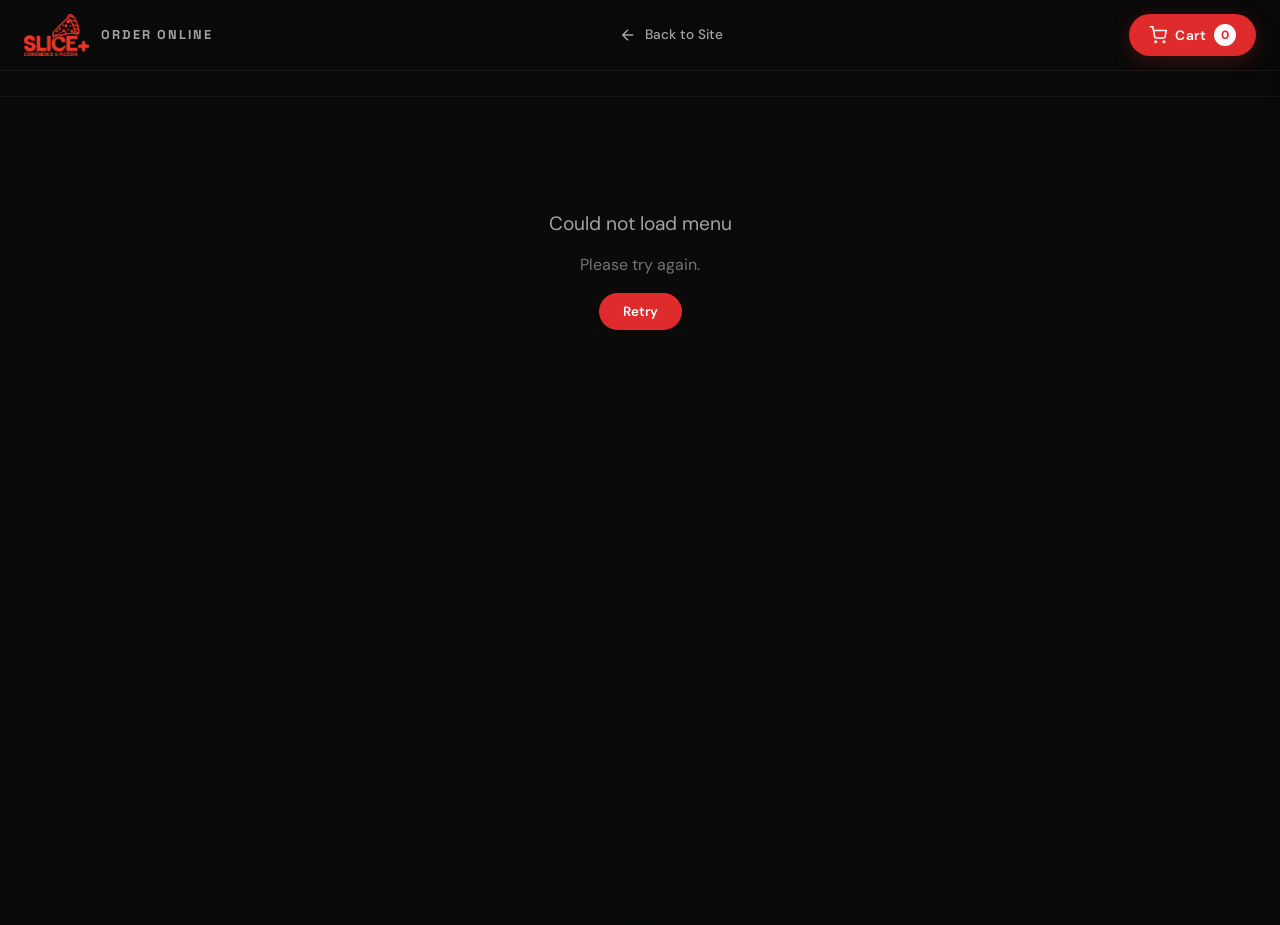
<file: order-online-order.html>
<!DOCTYPE html>
<html lang="en">
<head>
    <meta charset="UTF-8">
    <meta name="viewport" content="width=device-width, initial-scale=1.0">
    <title>Order Online — Slice+ Convenience & Pizzeria</title>
    <meta name="description" content="Order online from Slice+ Halifax. Pizza, donairs, wings, momos & more. Fast delivery via DoorDash.">
    <link rel="preconnect" href="https://fonts.googleapis.com">
    <link href="https://fonts.googleapis.com/css2?family=DM+Sans:wght@400;500;600;700;800&family=Space+Grotesk:wght@500;700&display=swap" rel="stylesheet">
    <style>
        /* ===== RESET & BASE ===== */
        *, *::before, *::after { margin: 0; padding: 0; box-sizing: border-box; }
        
        :root {
            --bg: #0a0a0a;
            --bg-card: #141414;
            --bg-card-hover: #1a1a1a;
            --bg-surface: #111111;
            --red: #df2b2b;
            --red-dark: #b91c1c;
            --red-glow: rgba(223,43,43,0.25);
            --white: #ffffff;
            --gray-100: #f5f5f5;
            --gray-200: #e5e5e5;
            --gray-300: #d4d4d4;
            --gray-400: #a3a3a3;
            --gray-500: #737373;
            --gray-600: #525252;
            --gray-700: #404040;
            --gray-800: #262626;
            --gray-900: #171717;
            --green: #22c55e;
            --orange: #f59e0b;
            --radius: 14px;
            --radius-sm: 8px;
            --transition: all 0.3s cubic-bezier(0.4, 0, 0.2, 1);
            --shadow: 0 4px 24px rgba(0,0,0,0.4);
            --font: 'DM Sans', -apple-system, sans-serif;
            --font-display: 'Space Grotesk', sans-serif;
        }

        html { scroll-behavior: smooth; }
        body {
            font-family: var(--font);
            background: var(--bg);
            color: var(--white);
            line-height: 1.6;
            min-height: 100vh;
            overflow-x: hidden;
        }
        a { text-decoration: none; color: inherit; }
        img { max-width: 100%; display: block; }
        button { cursor: pointer; border: none; font-family: var(--font); }

        /* ===== HEADER BAR ===== */
        .order-header {
            position: fixed;
            top: 0; left: 0; right: 0;
            z-index: 100;
            background: rgba(10,10,10,0.92);
            backdrop-filter: blur(24px);
            -webkit-backdrop-filter: blur(24px);
            border-bottom: 1px solid rgba(255,255,255,0.06);
        }
        .order-header-inner {
            max-width: 1400px;
            margin: 0 auto;
            padding: 14px 24px;
            display: flex;
            align-items: center;
            justify-content: space-between;
        }
        .oh-logo {
            display: flex;
            align-items: center;
            gap: 12px;
        }
        .oh-logo img { height: 42px; }
        .oh-logo span {
            font-family: var(--font-display);
            font-size: 0.8rem;
            font-weight: 700;
            letter-spacing: 2px;
            text-transform: uppercase;
            color: var(--gray-400);
        }
        .oh-back {
            display: flex;
            align-items: center;
            gap: 8px;
            color: var(--gray-400);
            font-size: 0.85rem;
            font-weight: 500;
            transition: var(--transition);
        }
        .oh-back:hover { color: var(--white); }
        .oh-back svg { width: 18px; height: 18px; }
        .cart-toggle {
            display: flex;
            align-items: center;
            gap: 8px;
            background: var(--red);
            color: var(--white);
            padding: 10px 20px;
            border-radius: 50px;
            font-weight: 600;
            font-size: 0.85rem;
            letter-spacing: 0.5px;
            transition: var(--transition);
            box-shadow: 0 4px 20px var(--red-glow);
        }
        .cart-toggle:hover {
            background: var(--red-dark);
            transform: translateY(-1px);
        }
        .cart-toggle svg { width: 18px; height: 18px; }
        .cart-badge {
            background: var(--white);
            color: var(--red);
            width: 22px; height: 22px;
            border-radius: 50%;
            display: flex;
            align-items: center;
            justify-content: center;
            font-size: 0.75rem;
            font-weight: 800;
        }

        /* ===== MAIN LAYOUT ===== */
        .page-wrapper {
            padding-top: 72px;
            display: flex;
            min-height: 100vh;
        }
        .menu-main {
            flex: 1;
            padding: 0;
            transition: var(--transition);
        }
        .menu-main.cart-open {
            margin-right: 420px;
        }

        /* ===== CATEGORY TABS ===== */
        .cat-bar {
            position: sticky;
            top: 72px;
            z-index: 50;
            background: rgba(10,10,10,0.95);
            backdrop-filter: blur(16px);
            border-bottom: 1px solid rgba(255,255,255,0.05);
            padding: 0 24px;
        }
        .cat-tabs {
            display: flex;
            flex-wrap: wrap;
            gap: 6px;
            max-width: 1400px;
            margin: 0 auto;
            padding: 12px 0;
            justify-content: center;
        }
        .cat-tab {
            flex-shrink: 0;
            padding: 8px 18px;
            border-radius: 50px;
            font-size: 0.82rem;
            font-weight: 600;
            color: var(--gray-400);
            background: transparent;
            border: 1px solid var(--gray-800);
            transition: var(--transition);
            white-space: nowrap;
            letter-spacing: 0.3px;
        }
        .cat-tab:hover {
            color: var(--white);
            background: var(--gray-800);
            border-color: var(--gray-700);
        }
        .cat-tab.active {
            background: var(--red);
            color: var(--white);
            border-color: var(--red);
            box-shadow: 0 4px 16px var(--red-glow);
        }

        /* ===== MENU GRID ===== */
        .menu-content {
            max-width: 1400px;
            margin: 0 auto;
            padding: 32px 24px 120px;
        }
        .cat-section { margin-bottom: 48px; }
        .cat-title {
            font-family: var(--font-display);
            font-size: 1.5rem;
            font-weight: 700;
            margin-bottom: 20px;
            padding-bottom: 12px;
            border-bottom: 1px solid var(--gray-800);
            display: flex;
            align-items: center;
            gap: 12px;
        }
        .cat-count {
            font-size: 0.75rem;
            font-weight: 600;
            color: var(--gray-500);
            background: var(--gray-800);
            padding: 4px 10px;
            border-radius: 20px;
        }
        .items-grid {
            display: grid;
            grid-template-columns: repeat(auto-fill, minmax(300px, 1fr));
            gap: 16px;
        }

        /* ===== ITEM CARD ===== */
        .item-card {
            background: var(--bg-card);
            border-radius: var(--radius);
            overflow: hidden;
            border: 1px solid rgba(255,255,255,0.04);
            transition: var(--transition);
            cursor: pointer;
            display: flex;
            flex-direction: row;
            height: 140px;
        }
        .item-card:hover {
            border-color: rgba(223,43,43,0.2);
            background: var(--bg-card-hover);
            transform: translateY(-2px);
            box-shadow: 0 8px 32px rgba(0,0,0,0.3);
        }
        .item-card.unavailable {
            opacity: 0.5;
            pointer-events: none;
        }
        .item-img {
            width: 140px;
            min-width: 140px;
            height: 100%;
            object-fit: cover;
            background: var(--gray-900);
        }
        .item-img.img-hidden {
            display: none;
        }
        .item-card:has(.img-hidden) {
            height: auto;
            min-height: 120px;
        }
        .item-card:has(.img-hidden) .item-info {
            padding: 18px 20px;
        }
        .item-img-placeholder {
            width: 140px;
            min-width: 140px;
            height: 100%;
            background: linear-gradient(135deg, var(--gray-900), var(--gray-800));
            display: flex;
            align-items: center;
            justify-content: center;
            font-size: 2.2rem;
        }
        .modal-img.img-hidden {
            display: none;
        }
        .item-info {
            flex: 1;
            padding: 16px;
            display: flex;
            flex-direction: column;
            justify-content: space-between;
            min-width: 0;
        }
        .item-name {
            font-weight: 700;
            font-size: 0.95rem;
            line-height: 1.3;
            color: var(--white);
            display: -webkit-box;
            -webkit-line-clamp: 2;
            -webkit-box-orient: vertical;
            overflow: hidden;
        }
        .item-desc {
            font-size: 0.78rem;
            color: var(--gray-500);
            line-height: 1.4;
            display: -webkit-box;
            -webkit-line-clamp: 2;
            -webkit-box-orient: vertical;
            overflow: hidden;
            margin-top: 4px;
        }
        .item-bottom {
            display: flex;
            align-items: center;
            justify-content: space-between;
            margin-top: auto;
        }
        .item-price {
            font-family: var(--font-display);
            font-weight: 700;
            font-size: 1.05rem;
            color: var(--green);
        }
        .item-add {
            width: 34px; height: 34px;
            border-radius: 50%;
            background: var(--red);
            color: var(--white);
            display: flex;
            align-items: center;
            justify-content: center;
            transition: var(--transition);
            flex-shrink: 0;
        }
        .item-add:hover {
            background: var(--red-dark);
            transform: scale(1.1);
        }
        .item-add svg { width: 18px; height: 18px; }

        /* ===== ITEM MODAL ===== */
        .modal-overlay {
            display: none;
            position: fixed;
            inset: 0;
            z-index: 200;
            background: rgba(0,0,0,0.7);
            backdrop-filter: blur(8px);
            align-items: center;
            justify-content: center;
            padding: 20px;
        }
        .modal-overlay.open { display: flex; }
        .modal {
            background: var(--bg-surface);
            border-radius: 20px;
            max-width: 520px;
            width: 100%;
            max-height: 85vh;
            overflow-y: auto;
            border: 1px solid rgba(255,255,255,0.06);
            box-shadow: 0 24px 80px rgba(0,0,0,0.6);
        }
        .modal::-webkit-scrollbar { width: 4px; }
        .modal::-webkit-scrollbar-thumb { background: var(--gray-700); border-radius: 4px; }
        .modal-img {
            width: 100%;
            height: 240px;
            object-fit: cover;
            background: var(--gray-900);
        }
        .modal-img-placeholder {
            width: 100%;
            height: 200px;
            background: linear-gradient(135deg, var(--gray-900), var(--gray-800));
            display: flex;
            align-items: center;
            justify-content: center;
            font-size: 4rem;
        }
        .modal-body { padding: 24px; }
        .modal-close {
            position: absolute;
            top: 16px; right: 16px;
            width: 36px; height: 36px;
            border-radius: 50%;
            background: rgba(0,0,0,0.6);
            color: var(--white);
            display: flex;
            align-items: center;
            justify-content: center;
            transition: var(--transition);
            z-index: 10;
        }
        .modal-close:hover { background: var(--red); }
        .modal-name {
            font-family: var(--font-display);
            font-size: 1.4rem;
            font-weight: 700;
        }
        .modal-desc {
            color: var(--gray-400);
            font-size: 0.9rem;
            margin-top: 8px;
            line-height: 1.5;
        }
        .modal-price {
            font-family: var(--font-display);
            font-size: 1.3rem;
            font-weight: 700;
            color: var(--green);
            margin-top: 12px;
        }

        /* Modifier Groups */
        .mod-group {
            margin-top: 20px;
            padding-top: 16px;
            border-top: 1px solid var(--gray-800);
        }
        .mod-group-title {
            font-weight: 700;
            font-size: 0.9rem;
            margin-bottom: 4px;
        }
        .mod-group-hint {
            font-size: 0.75rem;
            color: var(--gray-500);
            margin-bottom: 10px;
        }
        .mod-option {
            display: flex;
            align-items: center;
            justify-content: space-between;
            padding: 10px 14px;
            border-radius: var(--radius-sm);
            cursor: pointer;
            transition: var(--transition);
            margin-bottom: 4px;
        }
        .mod-option:hover { background: var(--gray-800); }
        .mod-option.selected { background: rgba(223,43,43,0.12); border: 1px solid rgba(223,43,43,0.3); }
        .mod-option-left { display: flex; align-items: center; gap: 10px; }
        .mod-checkbox {
            width: 20px; height: 20px;
            border-radius: 4px;
            border: 2px solid var(--gray-600);
            display: flex;
            align-items: center;
            justify-content: center;
            transition: var(--transition);
            flex-shrink: 0;
        }
        .mod-option.selected .mod-checkbox {
            background: var(--red);
            border-color: var(--red);
        }
        .mod-option-name { font-size: 0.88rem; font-weight: 500; }
        .mod-option-price { font-size: 0.82rem; color: var(--gray-400); font-weight: 600; }

        /* Special Instructions */
        .special-instructions {
            margin-top: 20px;
            padding-top: 16px;
            border-top: 1px solid var(--gray-800);
        }
        .special-instructions label {
            font-weight: 700;
            font-size: 0.9rem;
            display: block;
            margin-bottom: 8px;
        }
        .special-instructions textarea {
            width: 100%;
            background: var(--gray-900);
            border: 1px solid var(--gray-700);
            border-radius: var(--radius-sm);
            color: var(--white);
            padding: 12px;
            font-family: var(--font);
            font-size: 0.85rem;
            resize: vertical;
            min-height: 70px;
            transition: var(--transition);
        }
        .special-instructions textarea:focus {
            outline: none;
            border-color: var(--red);
        }

        /* Quantity + Add to Cart */
        .modal-footer {
            display: flex;
            align-items: center;
            gap: 16px;
            margin-top: 24px;
        }
        .qty-control {
            display: flex;
            align-items: center;
            background: var(--gray-800);
            border-radius: 50px;
            overflow: hidden;
        }
        .qty-btn {
            width: 40px; height: 40px;
            background: transparent;
            color: var(--white);
            font-size: 1.2rem;
            font-weight: 700;
            display: flex;
            align-items: center;
            justify-content: center;
            transition: var(--transition);
        }
        .qty-btn:hover { background: var(--gray-700); }
        .qty-value {
            width: 36px;
            text-align: center;
            font-weight: 700;
            font-size: 0.95rem;
        }
        .add-cart-btn {
            flex: 1;
            background: var(--red);
            color: var(--white);
            padding: 12px 24px;
            border-radius: 50px;
            font-weight: 700;
            font-size: 0.95rem;
            letter-spacing: 0.5px;
            transition: var(--transition);
            display: flex;
            align-items: center;
            justify-content: center;
            gap: 8px;
            box-shadow: 0 4px 20px var(--red-glow);
        }
        .add-cart-btn:hover {
            background: var(--red-dark);
            transform: translateY(-1px);
        }

        /* ===== CART SIDEBAR ===== */
        .cart-sidebar {
            position: fixed;
            top: 0; right: -440px;
            width: 420px;
            height: 100vh;
            background: var(--bg-surface);
            z-index: 150;
            border-left: 1px solid rgba(255,255,255,0.06);
            transition: right 0.4s cubic-bezier(0.4, 0, 0.2, 1);
            display: flex;
            flex-direction: column;
            box-shadow: -8px 0 40px rgba(0,0,0,0.5);
        }
        .cart-sidebar.open { right: 0; }
        .cart-header {
            padding: 20px 24px;
            border-bottom: 1px solid var(--gray-800);
            display: flex;
            align-items: center;
            justify-content: space-between;
        }
        .cart-header h3 {
            font-family: var(--font-display);
            font-size: 1.2rem;
            font-weight: 700;
        }
        .cart-close {
            width: 36px; height: 36px;
            border-radius: 50%;
            background: var(--gray-800);
            color: var(--gray-400);
            display: flex;
            align-items: center;
            justify-content: center;
            transition: var(--transition);
        }
        .cart-close:hover { background: var(--red); color: var(--white); }
        .cart-items {
            flex: 1;
            overflow-y: auto;
            padding: 16px 24px;
        }
        .cart-items::-webkit-scrollbar { width: 4px; }
        .cart-items::-webkit-scrollbar-thumb { background: var(--gray-700); border-radius: 4px; }
        .cart-empty {
            text-align: center;
            color: var(--gray-500);
            padding: 60px 20px;
        }
        .cart-empty-icon { font-size: 3rem; margin-bottom: 16px; }
        .cart-empty p { font-size: 0.95rem; }

        .cart-item {
            display: flex;
            gap: 12px;
            padding: 14px 0;
            border-bottom: 1px solid var(--gray-800);
        }
        .cart-item-info { flex: 1; }
        .cart-item-name {
            font-weight: 600;
            font-size: 0.9rem;
            line-height: 1.3;
        }
        .cart-item-mods {
            font-size: 0.75rem;
            color: var(--gray-500);
            margin-top: 2px;
        }
        .cart-item-notes {
            font-size: 0.72rem;
            color: var(--orange);
            font-style: italic;
            margin-top: 2px;
        }
        .cart-item-bottom {
            display: flex;
            align-items: center;
            justify-content: space-between;
            margin-top: 8px;
        }
        .cart-item-price {
            font-weight: 700;
            font-size: 0.9rem;
            color: var(--green);
        }
        .cart-qty {
            display: flex;
            align-items: center;
            background: var(--gray-800);
            border-radius: 50px;
        }
        .cart-qty button {
            width: 28px; height: 28px;
            background: transparent;
            color: var(--white);
            font-size: 0.85rem;
            font-weight: 700;
            display: flex;
            align-items: center;
            justify-content: center;
            transition: var(--transition);
            border-radius: 50%;
        }
        .cart-qty button:hover { background: var(--gray-700); }
        .cart-qty span {
            width: 28px;
            text-align: center;
            font-weight: 700;
            font-size: 0.82rem;
        }
        .cart-item-remove {
            color: var(--gray-600);
            font-size: 0.72rem;
            background: none;
            transition: var(--transition);
            margin-top: 4px;
        }
        .cart-item-remove:hover { color: var(--red); }

        /* Cart Footer */
        .cart-footer {
            padding: 20px 24px;
            border-top: 1px solid var(--gray-800);
            background: var(--bg-card);
        }
        .cart-line {
            display: flex;
            justify-content: space-between;
            font-size: 0.88rem;
            margin-bottom: 8px;
            color: var(--gray-400);
        }
        .cart-line.total {
            font-size: 1.1rem;
            font-weight: 800;
            color: var(--white);
            margin-top: 12px;
            padding-top: 12px;
            border-top: 1px solid var(--gray-700);
        }
        .cart-line.total span:last-child { color: var(--green); }
        .checkout-btn {
            width: 100%;
            margin-top: 16px;
            background: var(--red);
            color: var(--white);
            padding: 16px;
            border-radius: 50px;
            font-weight: 700;
            font-size: 1rem;
            letter-spacing: 0.5px;
            transition: var(--transition);
            box-shadow: 0 4px 24px var(--red-glow);
        }
        .checkout-btn:hover {
            background: var(--red-dark);
            transform: translateY(-2px);
        }
        .checkout-btn:disabled {
            opacity: 0.5;
            pointer-events: none;
        }

        /* ===== LOADING ===== */
        .loading {
            display: flex;
            flex-direction: column;
            align-items: center;
            justify-content: center;
            padding: 120px 20px;
            color: var(--gray-500);
        }
        .spinner {
            width: 44px; height: 44px;
            border: 3px solid var(--gray-800);
            border-top-color: var(--red);
            border-radius: 50%;
            animation: spin 0.8s linear infinite;
            margin-bottom: 16px;
        }
        @keyframes spin { to { transform: rotate(360deg); } }

        .error-state {
            text-align: center;
            padding: 80px 20px;
            color: var(--gray-500);
        }
        .error-state button {
            margin-top: 16px;
            background: var(--red);
            color: var(--white);
            padding: 10px 24px;
            border-radius: 50px;
            font-weight: 600;
        }

        /* ===== TOAST ===== */
        .toast {
            position: fixed;
            bottom: 30px;
            left: 50%;
            transform: translateX(-50%) translateY(100px);
            background: var(--green);
            color: var(--white);
            padding: 14px 28px;
            border-radius: 50px;
            font-weight: 600;
            font-size: 0.9rem;
            z-index: 300;
            transition: transform 0.4s cubic-bezier(0.34, 1.56, 0.64, 1);
            box-shadow: 0 8px 32px rgba(34,197,94,0.3);
        }
        .toast.show { transform: translateX(-50%) translateY(0); }

        /* ===== CART OVERLAY (MOBILE) ===== */
        .cart-overlay {
            display: none;
            position: fixed;
            inset: 0;
            background: rgba(0,0,0,0.5);
            z-index: 140;
        }
        .cart-overlay.open { display: block; }

        /* ===== RESPONSIVE ===== */
        @media (max-width: 768px) {
            .oh-logo span { display: none; }
            .items-grid { grid-template-columns: 1fr; }
            .item-card { height: 120px; }
            .item-img, .item-img-placeholder { width: 120px; min-width: 120px; }
            .item-info { padding: 12px; }
            .cart-sidebar { width: 100%; right: -100%; }
            .menu-main.cart-open { margin-right: 0; }
            .modal { max-width: 100%; margin: 0; border-radius: 20px 20px 0 0; max-height: 90vh; }
            .modal-overlay { align-items: flex-end; padding: 0; }
            .menu-content { padding: 20px 16px 120px; }
            .cat-bar { padding: 0 12px; }
            .cat-tabs { gap: 5px; padding: 10px 0; justify-content: flex-start; }
            .cat-tab { padding: 7px 14px; font-size: 0.78rem; }
        }

        @media (max-width: 480px) {
            .items-grid { grid-template-columns: 1fr; }
            .item-card { height: 110px; }
            .item-img, .item-img-placeholder { width: 110px; min-width: 110px; }
        }

        /* ===== ANIMATIONS ===== */
        @keyframes fadeInUp {
            from { opacity: 0; transform: translateY(20px); }
            to { opacity: 1; transform: translateY(0); }
        }
        .cat-section { animation: fadeInUp 0.5s ease both; }
        .item-card { animation: fadeInUp 0.4s ease both; }
        /* ===== CHECKOUT OVERLAY ===== */
        .checkout-overlay {
            display: none;
            position: fixed;
            inset: 0;
            z-index: 300;
            background: var(--bg);
            overflow-y: auto;
        }
        .checkout-overlay.open { display: block; }
        .checkout-container {
            max-width: 600px;
            margin: 0 auto;
            padding: 24px;
            min-height: 100vh;
        }
        .checkout-header {
            display: flex;
            align-items: center;
            gap: 16px;
            margin-bottom: 32px;
            padding-bottom: 16px;
            border-bottom: 1px solid var(--gray-800);
        }
        .checkout-back {
            width: 40px; height: 40px;
            border-radius: 50%;
            background: var(--gray-800);
            color: var(--white);
            display: flex;
            align-items: center;
            justify-content: center;
            transition: var(--transition);
        }
        .checkout-back:hover { background: var(--red); }
        .checkout-header h2 {
            font-family: var(--font-display);
            font-size: 1.3rem;
            font-weight: 700;
        }
        .checkout-steps {
            display: flex;
            gap: 8px;
            margin-bottom: 32px;
        }
        .step-dot {
            flex: 1;
            height: 4px;
            border-radius: 4px;
            background: var(--gray-800);
            transition: var(--transition);
        }
        .step-dot.active { background: var(--red); }
        .step-dot.done { background: var(--green); }

        /* Order Type Toggle */
        .order-type-toggle {
            display: flex;
            gap: 12px;
            margin-bottom: 28px;
        }
        .type-btn {
            flex: 1;
            padding: 20px;
            border-radius: var(--radius);
            border: 2px solid var(--gray-700);
            background: var(--bg-card);
            color: var(--white);
            text-align: center;
            transition: var(--transition);
            cursor: pointer;
        }
        .type-btn:hover { border-color: var(--gray-500); }
        .type-btn.active {
            border-color: var(--red);
            background: rgba(223,43,43,0.08);
        }
        .type-btn-icon { font-size: 1.8rem; margin-bottom: 8px; display: block; }
        .type-btn-label { font-weight: 700; font-size: 0.95rem; }
        .type-btn-sub { font-size: 0.75rem; color: var(--gray-500); margin-top: 4px; }

        /* Form Fields */
        .form-group { margin-bottom: 16px; }
        .form-label {
            display: block;
            font-weight: 600;
            font-size: 0.82rem;
            color: var(--gray-400);
            margin-bottom: 6px;
            letter-spacing: 0.5px;
        }
        .form-input {
            width: 100%;
            padding: 14px 16px;
            background: var(--bg-card);
            border: 1px solid var(--gray-700);
            border-radius: var(--radius-sm);
            color: var(--white);
            font-family: var(--font);
            font-size: 0.95rem;
            transition: var(--transition);
        }
        .form-input:focus {
            outline: none;
            border-color: var(--red);
            box-shadow: 0 0 0 3px var(--red-glow);
        }
        .form-input::placeholder { color: var(--gray-600); }
        .form-input.error { border-color: #ef4444; }
        .form-error {
            font-size: 0.75rem;
            color: #ef4444;
            margin-top: 4px;
        }
        .form-row {
            display: grid;
            grid-template-columns: 1fr 1fr;
            gap: 12px;
        }

        /* Order Summary */
        .order-summary {
            background: var(--bg-card);
            border-radius: var(--radius);
            padding: 20px;
            margin-bottom: 24px;
            border: 1px solid rgba(255,255,255,0.04);
        }
        .order-summary h4 {
            font-size: 0.85rem;
            font-weight: 700;
            color: var(--gray-400);
            margin-bottom: 12px;
            text-transform: uppercase;
            letter-spacing: 1px;
        }
        .summary-item {
            display: flex;
            justify-content: space-between;
            padding: 6px 0;
            font-size: 0.88rem;
        }
        .summary-item.total {
            border-top: 1px solid var(--gray-700);
            margin-top: 8px;
            padding-top: 12px;
            font-weight: 800;
            font-size: 1.05rem;
        }
        .summary-item.total span:last-child { color: var(--green); }

        /* Payment Section */
        .payment-section {
            background: var(--bg-card);
            border-radius: var(--radius);
            padding: 24px;
            margin-bottom: 24px;
            border: 1px solid rgba(255,255,255,0.04);
        }
        .payment-section h4 {
            font-size: 0.85rem;
            font-weight: 700;
            color: var(--gray-400);
            margin-bottom: 16px;
            text-transform: uppercase;
            letter-spacing: 1px;
        }
        #card-number, #card-date, #card-cvv, #card-zip {
            padding: 14px 16px;
            background: var(--gray-900);
            border: 1px solid var(--gray-700);
            border-radius: var(--radius-sm);
            min-height: 48px;
            transition: var(--transition);
        }
        .card-row {
            display: grid;
            grid-template-columns: 1fr 1fr 1fr;
            gap: 12px;
            margin-top: 12px;
        }
        .card-label {
            font-size: 0.78rem;
            color: var(--gray-500);
            margin-bottom: 6px;
            display: block;
        }

        /* Checkout Button */
        .pay-btn {
            width: 100%;
            padding: 18px;
            background: var(--red);
            color: var(--white);
            border-radius: 50px;
            font-weight: 700;
            font-size: 1.05rem;
            letter-spacing: 0.5px;
            transition: var(--transition);
            box-shadow: 0 4px 24px var(--red-glow);
            display: flex;
            align-items: center;
            justify-content: center;
            gap: 8px;
        }
        .pay-btn:hover { background: var(--red-dark); transform: translateY(-2px); }
        .pay-btn:disabled { opacity: 0.5; pointer-events: none; }
        .pay-btn .pay-spinner {
            width: 20px; height: 20px;
            border: 2px solid rgba(255,255,255,0.3);
            border-top-color: white;
            border-radius: 50%;
            animation: spin 0.8s linear infinite;
            display: none;
        }
        .pay-btn.loading .pay-spinner { display: block; }
        .pay-btn.loading .pay-text { display: none; }

        .checkout-error {
            background: rgba(239,68,68,0.1);
            border: 1px solid rgba(239,68,68,0.3);
            border-radius: var(--radius-sm);
            padding: 14px 18px;
            color: #ef4444;
            font-size: 0.88rem;
            margin-bottom: 16px;
            display: none;
        }
        .checkout-error.show { display: block; }

        /* Confirmation */
        .confirmation {
            text-align: center;
            padding: 40px 20px;
        }
        .conf-icon {
            width: 80px; height: 80px;
            border-radius: 50%;
            background: rgba(34,197,94,0.15);
            display: flex;
            align-items: center;
            justify-content: center;
            margin: 0 auto 24px;
        }
        .conf-icon svg { width: 40px; height: 40px; color: var(--green); }
        .conf-title {
            font-family: var(--font-display);
            font-size: 1.6rem;
            font-weight: 700;
            margin-bottom: 8px;
        }
        .conf-subtitle { color: var(--gray-400); margin-bottom: 32px; }
        .conf-details {
            background: var(--bg-card);
            border-radius: var(--radius);
            padding: 24px;
            text-align: left;
            margin-bottom: 24px;
        }
        .conf-row {
            display: flex;
            justify-content: space-between;
            padding: 8px 0;
            font-size: 0.9rem;
            border-bottom: 1px solid var(--gray-800);
        }
        .conf-row:last-child { border: none; }
        .conf-row span:first-child { color: var(--gray-500); }
        .conf-row span:last-child { font-weight: 600; }
        .new-order-btn {
            background: var(--gray-800);
            color: var(--white);
            padding: 14px 32px;
            border-radius: 50px;
            font-weight: 600;
            font-size: 0.95rem;
            transition: var(--transition);
        }
        .new-order-btn:hover { background: var(--gray-700); }

        .secure-badge {
            display: flex;
            align-items: center;
            justify-content: center;
            gap: 6px;
            color: var(--gray-500);
            font-size: 0.75rem;
            margin-top: 12px;
        }
        .secure-badge svg { width: 14px; height: 14px; }

        @media (max-width: 768px) {
            .checkout-container { padding: 16px; }
            .form-row { grid-template-columns: 1fr; }
            .card-row { grid-template-columns: 1fr 1fr; }
        }
    </style>
</head>
<body>

<!-- HEADER -->
<header class="order-header">
    <div class="order-header-inner">
        <div class="oh-logo">
            <a href="index.html"><img src="assets/images/1__3_.png" alt="Slice+" onerror="this.style.display='none'"></a>
            <span>Order Online</span>
        </div>
        <a href="index.html" class="oh-back">
            <svg viewBox="0 0 24 24" fill="none" stroke="currentColor" stroke-width="2"><path d="M19 12H5M12 19l-7-7 7-7"/></svg>
            Back to Site
        </a>
        <button class="cart-toggle" onclick="toggleCart()">
            <svg viewBox="0 0 24 24" fill="none" stroke="currentColor" stroke-width="2"><circle cx="9" cy="21" r="1"/><circle cx="20" cy="21" r="1"/><path d="M1 1h4l2.68 13.39a2 2 0 002 1.61h9.72a2 2 0 002-1.61L23 6H6"/></svg>
            Cart
            <span class="cart-badge" id="cartBadge">0</span>
        </button>
    </div>
</header>

<!-- CATEGORY TABS -->
<div class="cat-bar">
    <div class="cat-tabs" id="catTabs"></div>
</div>

<!-- MAIN CONTENT -->
<div class="page-wrapper">
    <main class="menu-main" id="menuMain">
        <div class="menu-content" id="menuContent">
            <div class="loading" id="loadingState">
                <div class="spinner"></div>
                <p>Loading menu from Clover...</p>
            </div>
        </div>
    </main>
</div>

<!-- ITEM DETAIL MODAL -->
<div class="modal-overlay" id="itemModal">
    <div class="modal" id="modalContent">
        <div style="position:relative;">
            <button class="modal-close" onclick="closeModal()">
                <svg width="16" height="16" viewBox="0 0 24 24" fill="none" stroke="currentColor" stroke-width="2.5"><path d="M18 6L6 18M6 6l12 12"/></svg>
            </button>
            <div id="modalImage"></div>
        </div>
        <div class="modal-body" id="modalBody"></div>
    </div>
</div>

<!-- CART OVERLAY -->
<div class="cart-overlay" id="cartOverlay" onclick="toggleCart()"></div>

<!-- CART SIDEBAR -->
<div class="cart-sidebar" id="cartSidebar">
    <div class="cart-header">
        <h3>Your Order</h3>
        <button class="cart-close" onclick="toggleCart()">
            <svg width="16" height="16" viewBox="0 0 24 24" fill="none" stroke="currentColor" stroke-width="2.5"><path d="M18 6L6 18M6 6l12 12"/></svg>
        </button>
    </div>
    <div class="cart-items" id="cartItems"></div>
    <div class="cart-footer" id="cartFooter"></div>
</div>

<!-- TOAST -->
<div class="toast" id="toast"></div>

<script>
// =============================================
// STATE
// =============================================
let menuData = null;
let cart = JSON.parse(localStorage.getItem('sliceplus_cart') || '[]');
let currentItem = null;
let modalQuantity = 1;
let selectedModifiers = {};

const TAX_RATE = 0.15;
const DELIVERY_FEE = 3.99;

// No emojis — clean professional design

// =============================================
// LOAD MENU
// =============================================
async function loadMenu() {
    try {
        const res = await fetch('/api/menu.php');
        const data = await res.json();
        
        if (!data.success) throw new Error(data.message || 'Failed to load menu');
        
        menuData = data;
        renderCategoryTabs(data.categories);
        renderMenu(data.categories);
        
        // Check for deal deep-link
        checkDealLink();
        
    } catch (err) {
        document.getElementById('menuContent').innerHTML = `
            <div class="error-state">
                <p style="font-size:1.2rem;margin-bottom:12px;color:var(--gray-400)">Could not load menu</p>
                <p>Please try again.</p>
                <button onclick="location.reload()">Retry</button>
            </div>
        `;
    }
}

// =============================================
// RENDER CATEGORY TABS
// =============================================
function renderCategoryTabs(categories) {
    const tabs = document.getElementById('catTabs');
    
    // All tab
    tabs.innerHTML = `<button class="cat-tab active" onclick="scrollToCategory('all')">All Menu</button>`;
    
    categories.forEach(cat => {
        tabs.innerHTML += `<button class="cat-tab" onclick="scrollToCategory('${cat.id}')">${escHtml(cat.name)}</button>`;
    });
}

function scrollToCategory(catId) {
    // Update active tab
    document.querySelectorAll('.cat-tab').forEach(t => t.classList.remove('active'));
    event.target.classList.add('active');
    
    if (catId === 'all') {
        window.scrollTo({ top: 140, behavior: 'smooth' });
        return;
    }
    
    const section = document.getElementById('cat-' + catId);
    if (section) {
        const top = section.offsetTop - 140;
        window.scrollTo({ top, behavior: 'smooth' });
    }
}

// =============================================
// RENDER MENU
// =============================================
function renderMenu(categories) {
    const content = document.getElementById('menuContent');
    let html = '';
    
    categories.forEach((cat, ci) => {
        html += `<section class="cat-section" id="cat-${cat.id}" style="animation-delay:${ci * 0.05}s">`;
        html += `<h2 class="cat-title">${escHtml(cat.name)} <span class="cat-count">${cat.items_count} items</span></h2>`;
        html += `<div class="items-grid">`;
        
        cat.items.forEach((item, ii) => {
            const unavail = !item.available ? ' unavailable' : '';
            const imgName = item.image_name || item.name || '';
            html += `
                <div class="item-card${unavail}" onclick="openItem('${cat.id}','${item.id}')" style="animation-delay:${(ci * 0.05) + (ii * 0.03)}s">
                    <img class="item-img" src="/api/image.php?id=${item.id}&name=${encodeURIComponent(imgName)}" alt="${escHtml(item.name)}" 
                         onerror="this.classList.add('img-hidden')" loading="lazy">
                    <div class="item-info">
                        <div>
                            <div class="item-name">${escHtml(item.name)}</div>
                            ${item.description ? `<div class="item-desc">${escHtml(item.description)}</div>` : ''}
                        </div>
                        <div class="item-bottom">
                            <span class="item-price">$${item.price}</span>
                            ${item.available ? `<div class="item-add"><svg viewBox="0 0 24 24" fill="none" stroke="currentColor" stroke-width="2.5"><path d="M12 5v14M5 12h14"/></svg></div>` : '<span style="font-size:0.7rem;color:var(--gray-600)">Sold out</span>'}
                        </div>
                    </div>
                </div>
            `;
        });
        
        html += `</div></section>`;
    });
    
    content.innerHTML = html;
}

// =============================================
// ITEM MODAL
// =============================================
function openItem(catId, itemId) {
    if (!menuData) return;
    
    let item = null;
    let itemCatName = '';
    for (const cat of menuData.categories) {
        item = cat.items.find(i => i.id === itemId);
        if (item) { itemCatName = cat.name; break; }
    }
    if (!item) return;
    
    currentItem = item;
    currentItem._catName = itemCatName;
    modalQuantity = 1;
    selectedModifiers = {};
    
    // Initialize modifier selections
    (item.modifier_groups || []).forEach(mg => {
        selectedModifiers[mg.id] = [];
    });
    
    renderModal();
    document.getElementById('itemModal').classList.add('open');
    document.body.style.overflow = 'hidden';
}

function renderModal() {
    const item = currentItem;
    if (!item) return;
    
    // Image
    const imgName = item.image_name || item.name || '';
    document.getElementById('modalImage').innerHTML = `
        <img class="modal-img" src="/api/image.php?id=${item.id}&name=${encodeURIComponent(imgName)}" alt="${escHtml(item.name)}"
             onerror="this.classList.add('img-hidden')">
    `;
    
    // Body
    let html = `
        <div class="modal-name">${escHtml(item.name)}</div>
        ${item.description ? `<div class="modal-desc">${escHtml(item.description)}</div>` : ''}
        <div class="modal-price">$${item.price}</div>
    `;
    
    // Modifier Groups
    (item.modifier_groups || []).forEach(mg => {
        const minMax = mg.min > 0 ? `Required · Choose ${mg.min}${mg.max > mg.min ? '-'+mg.max : ''}` : `Optional · Choose up to ${mg.max || 'any'}`;
        
        html += `<div class="mod-group">`;
        html += `<div class="mod-group-title">${escHtml(mg.name)}</div>`;
        html += `<div class="mod-group-hint">${minMax}</div>`;
        
        (mg.modifiers || []).forEach(mod => {
            const isSelected = (selectedModifiers[mg.id] || []).includes(mod.id);
            const priceLabel = parseFloat(mod.price) > 0 ? `+$${mod.price}` : '';
            
            html += `
                <div class="mod-option ${isSelected ? 'selected' : ''}" onclick="toggleModifier('${mg.id}','${mod.id}', ${mg.max || 99})">
                    <div class="mod-option-left">
                        <div class="mod-checkbox">${isSelected ? '<svg width="12" height="12" viewBox="0 0 24 24" fill="none" stroke="white" stroke-width="3"><polyline points="20 6 9 17 4 12"/></svg>' : ''}</div>
                        <span class="mod-option-name">${escHtml(mod.name)}</span>
                    </div>
                    <span class="mod-option-price">${priceLabel}</span>
                </div>
            `;
        });
        
        html += `</div>`;
    });
    
    // Special Instructions
    html += `
        <div class="special-instructions">
            <label>Special Instructions</label>
            <textarea id="specialNotes" placeholder="Any allergies or special requests..."></textarea>
        </div>
    `;
    
    // Calculate total price
    const totalPrice = calcItemTotal();
    
    // Footer
    html += `
        <div class="modal-footer">
            <div class="qty-control">
                <button class="qty-btn" onclick="changeQty(-1)">−</button>
                <span class="qty-value" id="modalQty">${modalQuantity}</span>
                <button class="qty-btn" onclick="changeQty(1)">+</button>
            </div>
            <button class="add-cart-btn" onclick="addToCart()">
                Add to Cart · $${totalPrice}
            </button>
        </div>
    `;
    
    document.getElementById('modalBody').innerHTML = html;
}

function closeModal() {
    document.getElementById('itemModal').classList.remove('open');
    document.body.style.overflow = '';
    currentItem = null;
}

function toggleModifier(groupId, modId, max) {
    let selected = selectedModifiers[groupId] || [];
    const idx = selected.indexOf(modId);
    
    if (idx > -1) {
        selected.splice(idx, 1);
    } else {
        if (max === 1) {
            selected = [modId]; // Radio behavior
        } else if (selected.length < max) {
            selected.push(modId);
        }
    }
    
    selectedModifiers[groupId] = selected;
    renderModal();
}

function changeQty(delta) {
    modalQuantity = Math.max(1, Math.min(20, modalQuantity + delta));
    renderModal();
}

function calcItemTotal() {
    if (!currentItem) return '0.00';
    
    let total = currentItem.price_cents;
    
    // Add modifier prices
    (currentItem.modifier_groups || []).forEach(mg => {
        const selected = selectedModifiers[mg.id] || [];
        (mg.modifiers || []).forEach(mod => {
            if (selected.includes(mod.id)) {
                total += mod.price_cents;
            }
        });
    });
    
    total = (total * modalQuantity) / 100;
    return total.toFixed(2);
}

// =============================================
// CART OPERATIONS
// =============================================
function addToCart() {
    if (!currentItem) return;
    
    const notes = document.getElementById('specialNotes')?.value || '';
    
    // Build modifier list
    const mods = [];
    (currentItem.modifier_groups || []).forEach(mg => {
        const selected = selectedModifiers[mg.id] || [];
        (mg.modifiers || []).forEach(mod => {
            if (selected.includes(mod.id)) {
                mods.push({
                    group_id: mg.id,
                    group_name: mg.name,
                    id: mod.id,
                    name: mod.name,
                    price_cents: mod.price_cents
                });
            }
        });
    });
    
    const cartItem = {
        id: currentItem.id,
        name: currentItem.name,
        price_cents: currentItem.price_cents,
        quantity: modalQuantity,
        modifiers: mods,
        notes: notes,
        added_at: Date.now()
    };
    
    cart.push(cartItem);
    saveCart();
    closeModal();
    showToast(`${currentItem.name} added to cart!`);
    
    // Open cart briefly
    if (!document.getElementById('cartSidebar').classList.contains('open')) {
        toggleCart();
    }
}

function removeCartItem(index) {
    cart.splice(index, 1);
    saveCart();
}

function updateCartQty(index, delta) {
    cart[index].quantity = Math.max(1, Math.min(20, cart[index].quantity + delta));
    saveCart();
}

function saveCart() {
    localStorage.setItem('sliceplus_cart', JSON.stringify(cart));
    renderCart();
    updateCartBadge();
}

function updateCartBadge() {
    const total = cart.reduce((sum, item) => sum + item.quantity, 0);
    document.getElementById('cartBadge').textContent = total;
}

function renderCart() {
    const itemsEl = document.getElementById('cartItems');
    const footerEl = document.getElementById('cartFooter');
    
    if (cart.length === 0) {
        itemsEl.innerHTML = `
            <div class="cart-empty">
                <div class="cart-empty-icon">
                    <svg width="48" height="48" viewBox="0 0 24 24" fill="none" stroke="var(--gray-600)" stroke-width="1.5"><circle cx="9" cy="21" r="1"/><circle cx="20" cy="21" r="1"/><path d="M1 1h4l2.68 13.39a2 2 0 002 1.61h9.72a2 2 0 002-1.61L23 6H6"/></svg>
                </div>
                <p>Your cart is empty</p>
                <p style="font-size:0.82rem;margin-top:8px;color:var(--gray-600)">Add items from the menu to get started</p>
            </div>
        `;
        footerEl.innerHTML = '';
        return;
    }
    
    let itemsHtml = '';
    let subtotal = 0;
    
    cart.forEach((item, i) => {
        let itemTotal = item.price_cents;
        item.modifiers.forEach(m => { itemTotal += m.price_cents; });
        itemTotal *= item.quantity;
        subtotal += itemTotal;
        
        const modNames = item.modifiers.map(m => m.name).join(', ');
        
        itemsHtml += `
            <div class="cart-item">
                <div class="cart-item-info">
                    <div class="cart-item-name">${escHtml(item.name)}</div>
                    ${modNames ? `<div class="cart-item-mods">${escHtml(modNames)}</div>` : ''}
                    ${item.notes ? `<div class="cart-item-notes">"${escHtml(item.notes)}"</div>` : ''}
                    <div class="cart-item-bottom">
                        <span class="cart-item-price">$${(itemTotal / 100).toFixed(2)}</span>
                        <div class="cart-qty">
                            <button onclick="updateCartQty(${i},-1)">−</button>
                            <span>${item.quantity}</span>
                            <button onclick="updateCartQty(${i},1)">+</button>
                        </div>
                    </div>
                    <button class="cart-item-remove" onclick="removeCartItem(${i})">Remove</button>
                </div>
            </div>
        `;
    });
    
    itemsEl.innerHTML = itemsHtml;
    
    const tax = subtotal * TAX_RATE;
    const deliveryFee = DELIVERY_FEE * 100;
    const total = subtotal + tax + deliveryFee;
    
    footerEl.innerHTML = `
        <div class="cart-line"><span>Subtotal</span><span>$${(subtotal / 100).toFixed(2)}</span></div>
        <div class="cart-line"><span>HST (15%)</span><span>$${(tax / 100).toFixed(2)}</span></div>
        <div class="cart-line"><span>Delivery Fee</span><span>$${DELIVERY_FEE.toFixed(2)}</span></div>
        <div class="cart-line total"><span>Total</span><span>$${(total / 100).toFixed(2)}</span></div>
        <button class="checkout-btn" onclick="proceedCheckout()">Proceed to Checkout</button>
    `;
}

function toggleCart() {
    const sidebar = document.getElementById('cartSidebar');
    const overlay = document.getElementById('cartOverlay');
    const main = document.getElementById('menuMain');
    
    sidebar.classList.toggle('open');
    overlay.classList.toggle('open');
    
    if (window.innerWidth > 768) {
        main.classList.toggle('cart-open');
    }
}

function proceedCheckout() {
    if (cart.length === 0) return;
    
    // Close cart sidebar
    if (document.getElementById('cartSidebar').classList.contains('open')) {
        toggleCart();
    }
    
    checkoutStep = 1;
    checkoutData = { order_type: 'pickup', customer: {} };
    renderCheckout();
    document.getElementById('checkoutOverlay').classList.add('open');
    document.body.style.overflow = 'hidden';
}

// =============================================
// CHECKOUT SYSTEM
// =============================================
let checkoutStep = 1;
let checkoutData = { order_type: 'pickup', customer: {} };
let cloverInstance = null;
let cardElements = {};
let storeConfig = null;

// Load store config
async function loadStoreConfig() {
    try {
        const res = await fetch('/api/frontend-config.php');
        storeConfig = await res.json();
    } catch(e) {
        console.error('Config load failed', e);
    }
}

function closeCheckout() {
    document.getElementById('checkoutOverlay').classList.remove('open');
    document.body.style.overflow = '';
    checkoutStep = 1;
}

function renderCheckout() {
    const container = document.getElementById('checkoutContainer');
    
    const stepsHtml = `
        <div class="checkout-steps">
            <div class="step-dot ${checkoutStep >= 1 ? 'active' : ''} ${checkoutStep > 1 ? 'done' : ''}"></div>
            <div class="step-dot ${checkoutStep >= 2 ? 'active' : ''} ${checkoutStep > 2 ? 'done' : ''}"></div>
            <div class="step-dot ${checkoutStep >= 3 ? 'active' : ''} ${checkoutStep > 3 ? 'done' : ''}"></div>
        </div>
    `;
    
    if (checkoutStep === 1) renderStep1(container, stepsHtml);
    else if (checkoutStep === 2) renderStep2(container, stepsHtml);
    else if (checkoutStep === 3) renderStep3(container, stepsHtml);
    else if (checkoutStep === 4) renderConfirmation(container);
}

// STEP 1: Order Type + Customer Info
function renderStep1(container, stepsHtml) {
    const c = checkoutData.customer;
    const isDelivery = checkoutData.order_type === 'delivery';
    
    container.innerHTML = `
        <div class="checkout-header">
            <button class="checkout-back" onclick="closeCheckout()">
                <svg width="18" height="18" viewBox="0 0 24 24" fill="none" stroke="currentColor" stroke-width="2"><path d="M19 12H5M12 19l-7-7 7-7"/></svg>
            </button>
            <h2>Your Details</h2>
        </div>
        ${stepsHtml}
        
        <div class="order-type-toggle">
            <button class="type-btn ${!isDelivery ? 'active' : ''}" onclick="setOrderType('pickup')">
                <span class="type-btn-icon">
                    <svg width="32" height="32" viewBox="0 0 24 24" fill="none" stroke="currentColor" stroke-width="1.5"><path d="M19 21V5a2 2 0 00-2-2H7a2 2 0 00-2 2v16m14 0H5m14 0h2m-16 0H3m2-16h14M9 7h1m-1 4h1m4-4h1m-1 4h1"/></svg>
                </span>
                <div class="type-btn-label">Pickup</div>
                <div class="type-btn-sub">Ready in 20-30 min</div>
            </button>
            <button class="type-btn ${isDelivery ? 'active' : ''}" onclick="setOrderType('delivery')">
                <span class="type-btn-icon">
                    <svg width="32" height="32" viewBox="0 0 24 24" fill="none" stroke="currentColor" stroke-width="1.5"><rect x="1" y="3" width="15" height="13"/><polygon points="16 8 20 8 23 11 23 16 16 16 16 8"/><circle cx="5.5" cy="18.5" r="2.5"/><circle cx="18.5" cy="18.5" r="2.5"/></svg>
                </span>
                <div class="type-btn-label">Delivery</div>
                <div class="type-btn-sub">$7.99 fee · 30-45 min</div>
            </button>
        </div>
        
        <div class="form-group">
            <label class="form-label">Full Name *</label>
            <input class="form-input" id="custName" type="text" placeholder="John Doe" value="${escHtml(c.name || '')}" autocomplete="name">
        </div>
        
        <div class="form-row">
            <div class="form-group">
                <label class="form-label">Phone *</label>
                <input class="form-input" id="custPhone" type="tel" placeholder="(902) 555-0123" value="${escHtml(c.phone || '')}" autocomplete="tel">
            </div>
            <div class="form-group">
                <label class="form-label">Email *</label>
                <input class="form-input" id="custEmail" type="email" placeholder="john@email.com" value="${escHtml(c.email || '')}" autocomplete="email">
            </div>
        </div>
        
        <div id="deliveryFields" style="${isDelivery ? '' : 'display:none'}">
            <div class="form-group">
                <label class="form-label">Delivery Address *</label>
                <input class="form-input" id="custAddress" type="text" placeholder="123 Main Street, Apt 4B" value="${escHtml(c.address || '')}" autocomplete="street-address">
            </div>
            <div class="form-row">
                <div class="form-group">
                    <label class="form-label">City *</label>
                    <input class="form-input" id="custCity" type="text" placeholder="Halifax" value="${escHtml(c.city || 'Halifax')}" autocomplete="address-level2">
                </div>
                <div class="form-group">
                    <label class="form-label">Postal Code *</label>
                    <input class="form-input" id="custPostal" type="text" placeholder="B3S 1L6" value="${escHtml(c.postal || '')}" autocomplete="postal-code">
                </div>
            </div>
        </div>
        
        <div class="form-group">
            <label class="form-label">Special Instructions (optional)</label>
            <input class="form-input" id="custNotes" type="text" placeholder="Buzzer code, landmarks, etc." value="${escHtml(c.notes || '')}">
        </div>
        
        <div id="step1Error" class="checkout-error"></div>
        
        <button class="pay-btn" onclick="goToStep2()">
            <span class="pay-text">Continue to Payment</span>
        </button>
    `;
}

function setOrderType(type) {
    checkoutData.order_type = type;
    const deliveryFields = document.getElementById('deliveryFields');
    if (deliveryFields) {
        deliveryFields.style.display = type === 'delivery' ? '' : 'none';
    }
    document.querySelectorAll('.type-btn').forEach(b => b.classList.remove('active'));
    event.currentTarget.classList.add('active');
}

function goToStep2() {
    // Save form data
    checkoutData.customer = {
        name: document.getElementById('custName')?.value?.trim() || '',
        phone: document.getElementById('custPhone')?.value?.trim() || '',
        email: document.getElementById('custEmail')?.value?.trim() || '',
        address: document.getElementById('custAddress')?.value?.trim() || '',
        city: document.getElementById('custCity')?.value?.trim() || '',
        postal: document.getElementById('custPostal')?.value?.trim() || '',
        notes: document.getElementById('custNotes')?.value?.trim() || ''
    };
    
    // Validate
    const errors = [];
    if (!checkoutData.customer.name || checkoutData.customer.name.length < 2) errors.push('Full name is required');
    if (!checkoutData.customer.phone || checkoutData.customer.phone.replace(/\D/g,'').length < 10) errors.push('Valid phone number is required');
    if (!checkoutData.customer.email || !checkoutData.customer.email.includes('@')) errors.push('Valid email is required');
    
    if (checkoutData.order_type === 'delivery') {
        if (!checkoutData.customer.address) errors.push('Delivery address is required');
        if (!checkoutData.customer.city) errors.push('City is required');
        if (!checkoutData.customer.postal) errors.push('Postal code is required');
    }
    
    if (errors.length) {
        const el = document.getElementById('step1Error');
        el.innerHTML = errors.join('<br>');
        el.classList.add('show');
        return;
    }
    
    checkoutStep = 2;
    renderCheckout();
}

// STEP 2: Review + Payment
function renderStep2(container, stepsHtml) {
    const c = checkoutData.customer;
    const isDelivery = checkoutData.order_type === 'delivery';
    
    // Calculate totals
    let subtotal = 0;
    cart.forEach(item => {
        let itemTotal = item.price_cents;
        item.modifiers.forEach(m => { itemTotal += m.price_cents; });
        subtotal += itemTotal * item.quantity;
    });
    const tax = Math.round(subtotal * TAX_RATE);
    const delivFee = isDelivery ? 399 : 0;
    const total = subtotal + tax + delivFee;
    
    let itemsHtml = '';
    cart.forEach(item => {
        let lineTotal = item.price_cents;
        item.modifiers.forEach(m => lineTotal += m.price_cents);
        lineTotal *= item.quantity;
        const mods = item.modifiers.map(m => m.name).join(', ');
        itemsHtml += `
            <div class="summary-item">
                <span>${item.quantity}x ${escHtml(item.name)}${mods ? ' <small style="color:var(--gray-500)">(' + escHtml(mods) + ')</small>' : ''}</span>
                <span>$${(lineTotal/100).toFixed(2)}</span>
            </div>
        `;
    });
    
    container.innerHTML = `
        <div class="checkout-header">
            <button class="checkout-back" onclick="checkoutStep=1;renderCheckout()">
                <svg width="18" height="18" viewBox="0 0 24 24" fill="none" stroke="currentColor" stroke-width="2"><path d="M19 12H5M12 19l-7-7 7-7"/></svg>
            </button>
            <h2>Review & Pay</h2>
        </div>
        ${stepsHtml}
        
        <div class="order-summary">
            <h4>${isDelivery ? 'Delivery' : 'Pickup'} Order</h4>
            <div style="font-size:0.85rem;color:var(--gray-400);margin-bottom:12px;padding-bottom:12px;border-bottom:1px solid var(--gray-800)">
                ${escHtml(c.name)} &middot; ${escHtml(c.phone)}<br>
                ${escHtml(c.email)}
                ${isDelivery ? '<br>' + escHtml(c.address) + ', ' + escHtml(c.city) + ' ' + escHtml(c.postal) : ''}
            </div>
            ${itemsHtml}
            <div class="summary-item" style="margin-top:8px;padding-top:8px;border-top:1px solid var(--gray-800)">
                <span style="color:var(--gray-500)">Subtotal</span><span>$${(subtotal/100).toFixed(2)}</span>
            </div>
            <div class="summary-item"><span style="color:var(--gray-500)">HST (15%)</span><span>$${(tax/100).toFixed(2)}</span></div>
            ${isDelivery ? `<div class="summary-item"><span style="color:var(--gray-500)">Delivery Fee</span><span>$${(delivFee/100).toFixed(2)}</span></div>` : ''}
            <div class="summary-item total"><span>Total</span><span>$${(total/100).toFixed(2)}</span></div>
        </div>
        
        <div class="payment-section">
            <h4>Payment Details</h4>
            <div>
                <span class="card-label">Card Number</span>
                <div id="card-number"></div>
            </div>
            <div class="card-row">
                <div>
                    <span class="card-label">Expiry</span>
                    <div id="card-date"></div>
                </div>
                <div>
                    <span class="card-label">CVV</span>
                    <div id="card-cvv"></div>
                </div>
                <div>
                    <span class="card-label">ZIP/Postal</span>
                    <div id="card-zip"></div>
                </div>
            </div>
        </div>
        
        <div id="payError" class="checkout-error"></div>
        
        <button class="pay-btn" id="payBtn" onclick="processPayment()">
            <div class="pay-spinner"></div>
            <span class="pay-text">Pay $${(total/100).toFixed(2)}</span>
        </button>
        
        <div class="secure-badge">
            <svg viewBox="0 0 24 24" fill="none" stroke="currentColor" stroke-width="2"><rect x="3" y="11" width="18" height="11" rx="2" ry="2"/><path d="M7 11V7a5 5 0 0110 0v4"/></svg>
            Secure payment powered by Clover
        </div>
    `;
    
    // Initialize Clover payment iframe
    initCloverPayment();
}

// Initialize Clover.js hosted iframe
async function initCloverPayment() {
    try {
        if (!storeConfig) await loadStoreConfig();
        
        // Load Clover SDK if not loaded
        if (!window.Clover) {
            await new Promise((resolve, reject) => {
                const script = document.createElement('script');
                script.src = storeConfig.checkout_js;
                script.onload = () => {
                    console.log('Clover SDK loaded successfully');
                    resolve();
                };
                script.onerror = (e) => {
                    console.error('Clover SDK failed to load', e);
                    reject(new Error('Payment system failed to load'));
                };
                document.head.appendChild(script);
            });
        }
        
        if (!window.Clover) {
            throw new Error('Clover SDK not available');
        }
        
        // Initialize Clover instance
        cloverInstance = new Clover(storeConfig.api_token, {
            merchantId: storeConfig.merchant_id
        });
        console.log('Clover instance created');
        
        const elements = cloverInstance.elements();
        
        const style = {
            input: {
                fontSize: '16px',
                color: '#ffffff',
                backgroundColor: 'transparent',
                fontFamily: '"DM Sans", sans-serif'
            }
        };
        
        cardElements.number = elements.create('CARD_NUMBER', { style });
        cardElements.date   = elements.create('CARD_DATE', { style });
        cardElements.cvv    = elements.create('CARD_CVV', { style });
        cardElements.zip    = elements.create('CARD_POSTAL_CODE', { style });
        
        cardElements.number.mount('#card-number');
        cardElements.date.mount('#card-date');
        cardElements.cvv.mount('#card-cvv');
        cardElements.zip.mount('#card-zip');
        
        console.log('Card elements mounted');
        
        // Listen for errors
        cardElements.number.addEventListener('change', (event) => {
            if (event.CARD_NUMBER && event.CARD_NUMBER.error) {
                console.log('Card error:', event.CARD_NUMBER.error);
            }
        });
        
    } catch (err) {
        console.error('Clover init error:', err);
        const errorEl = document.getElementById('payError');
        if (errorEl) {
            errorEl.textContent = 'Payment system failed to initialize. Please refresh and try again.';
            errorEl.classList.add('show');
        }
    }
}

// Process payment
async function processPayment() {
    const btn = document.getElementById('payBtn');
    const errorEl = document.getElementById('payError');
    
    btn.classList.add('loading');
    btn.disabled = true;
    errorEl.classList.remove('show');
    
    try {
        // Step 1: Check Clover is ready
        if (!cloverInstance) {
            throw new Error('Payment system not ready. Please refresh the page.');
        }
        
        console.log('Starting tokenization...');
        
        // Step 2: Tokenize card via Clover SDK
        const tokenResult = await cloverInstance.createToken();
        console.log('Token result:', JSON.stringify(tokenResult));
        
        // Check for errors in token result
        if (tokenResult.errors) {
            const errKeys = Object.keys(tokenResult.errors);
            const errMsgs = errKeys.map(function(k) { return k + ': ' + tokenResult.errors[k]; }).join(', ');
            console.error('Tokenization errors:', errMsgs);
            throw new Error(errMsgs || 'Please check your card details.');
        }
        
        if (!tokenResult.token && !tokenResult.id) {
            console.error('No token in result:', tokenResult);
            throw new Error('Card could not be verified. Please check your details and try again.');
        }
        
        var paymentToken = tokenResult.token || tokenResult.id;
        console.log('Got payment token:', paymentToken.substring(0, 10) + '...');
        
        // Step 3: Send to backend
        console.log('Sending to checkout...');
        const response = await fetch('/api/checkout.php', {
            method: 'POST',
            headers: { 'Content-Type': 'application/json' },
            body: JSON.stringify({
                cart: cart,
                customer: checkoutData.customer,
                order_type: checkoutData.order_type,
                payment_token: paymentToken
            })
        });
        
        const result = await response.json();
        console.log('Checkout result:', JSON.stringify(result));
        
        if (result.error) {
            throw new Error(result.message || (result.messages ? result.messages.join(', ') : 'Payment failed'));
        }
        
        // Success!
        checkoutData.confirmation = result.order;
        cart = [];
        saveCart();
        checkoutStep = 4;
        renderCheckout();
        
    } catch (err) {
        console.error('Payment error:', err);
        errorEl.textContent = err.message || 'Something went wrong. Please try again.';
        errorEl.classList.add('show');
        btn.classList.remove('loading');
        btn.disabled = false;
    }
}

// STEP 4: Confirmation
function renderConfirmation(container) {
    const order = checkoutData.confirmation;
    if (!order) { closeCheckout(); return; }
    
    container.innerHTML = `
        <div class="confirmation">
            <div class="conf-icon">
                <svg viewBox="0 0 24 24" fill="none" stroke="currentColor" stroke-width="2.5"><polyline points="20 6 9 17 4 12"/></svg>
            </div>
            <h2 class="conf-title">Order Confirmed!</h2>
            <p class="conf-subtitle">Order #${escHtml(order.number)} has been placed successfully</p>
            
            <div class="conf-details">
                <div class="conf-row"><span>Order Number</span><span>#${escHtml(order.number)}</span></div>
                <div class="conf-row"><span>Type</span><span>${order.type === 'delivery' ? 'Delivery' : 'Pickup'}</span></div>
                <div class="conf-row"><span>Name</span><span>${escHtml(order.customer?.name || '')}</span></div>
                <div class="conf-row"><span>Phone</span><span>${escHtml(order.customer?.phone || '')}</span></div>
                <div class="conf-row"><span>Email</span><span>${escHtml(order.customer?.email || '')}</span></div>
                <div class="conf-row"><span>Subtotal</span><span>$${order.subtotal}</span></div>
                <div class="conf-row"><span>HST (15%)</span><span>$${order.tax}</span></div>
                ${order.delivery_fee !== '0.00' ? `<div class="conf-row"><span>Delivery Fee</span><span>$${order.delivery_fee}</span></div>` : ''}
                <div class="conf-row" style="font-weight:700;border:none"><span>Total Paid</span><span style="color:var(--green)">$${order.total}</span></div>
                ${order.payment?.brand ? `<div class="conf-row"><span>Card</span><span>${order.payment.brand} ****${order.payment.last4}</span></div>` : ''}
            </div>
            
            <p style="color:var(--gray-500);font-size:0.85rem;margin-bottom:24px">
                ${order.type === 'delivery' 
                    ? 'Your order is being prepared and will be delivered to your address.' 
                    : 'Your order is being prepared. Pick it up at Slice+ Convenience & Pizzeria.'}
                <br>A confirmation has been sent to your email.
            </p>
            
            <button class="new-order-btn" onclick="closeCheckout();location.reload()">Place Another Order</button>
        </div>
    `;
}

// =============================================
// DEAL DEEP-LINKING
// =============================================
function checkDealLink() {
    const params = new URLSearchParams(window.location.search);
    const itemId = params.get('item');
    const dealSlug = params.get('deal');
    
    if (itemId && menuData) {
        for (const cat of menuData.categories) {
            const item = cat.items.find(i => i.id === itemId);
            if (item) {
                setTimeout(() => openItem(cat.id, item.id), 500);
                return;
            }
        }
    }
    
    if (dealSlug) {
        fetch(`/api/deals.php?slug=${dealSlug}`)
            .then(r => r.json())
            .then(data => {
                if (data.success && data.deal) {
                    const cloverId = data.deal.clover_id;
                    for (const cat of menuData.categories) {
                        const item = cat.items.find(i => i.id === cloverId);
                        if (item) {
                            openItem(cat.id, item.id);
                            return;
                        }
                    }
                }
            })
            .catch(() => {});
    }
}

// =============================================
// HELPERS
// =============================================
function escHtml(str) {
    const div = document.createElement('div');
    div.textContent = str || '';
    return div.innerHTML;
}

function showToast(msg) {
    const toast = document.getElementById('toast');
    toast.textContent = msg;
    toast.classList.add('show');
    setTimeout(() => toast.classList.remove('show'), 2500);
}

// Close modal on overlay click
document.getElementById('itemModal').addEventListener('click', function(e) {
    if (e.target === this) closeModal();
});

// Close modal on Escape
document.addEventListener('keydown', function(e) {
    if (e.key === 'Escape') {
        closeModal();
        if (document.getElementById('cartSidebar').classList.contains('open')) {
            toggleCart();
        }
    }
});

// Highlight active category on scroll
let scrollTimeout;
window.addEventListener('scroll', () => {
    clearTimeout(scrollTimeout);
    scrollTimeout = setTimeout(() => {
        const sections = document.querySelectorAll('.cat-section');
        const tabs = document.querySelectorAll('.cat-tab');
        let activeIdx = 0;
        
        sections.forEach((section, i) => {
            if (window.scrollY >= section.offsetTop - 180) {
                activeIdx = i + 1; // +1 because first tab is "All"
            }
        });
        
        tabs.forEach(t => t.classList.remove('active'));
        if (tabs[activeIdx]) tabs[activeIdx].classList.add('active');
    }, 50);
});

// =============================================
// INIT
// =============================================
updateCartBadge();
renderCart();
loadMenu();
loadStoreConfig();
</script>
<!-- CHECKOUT OVERLAY -->
<div class="checkout-overlay" id="checkoutOverlay">
    <div class="checkout-container" id="checkoutContainer"></div>
</div>

</body>
</html>
</file>
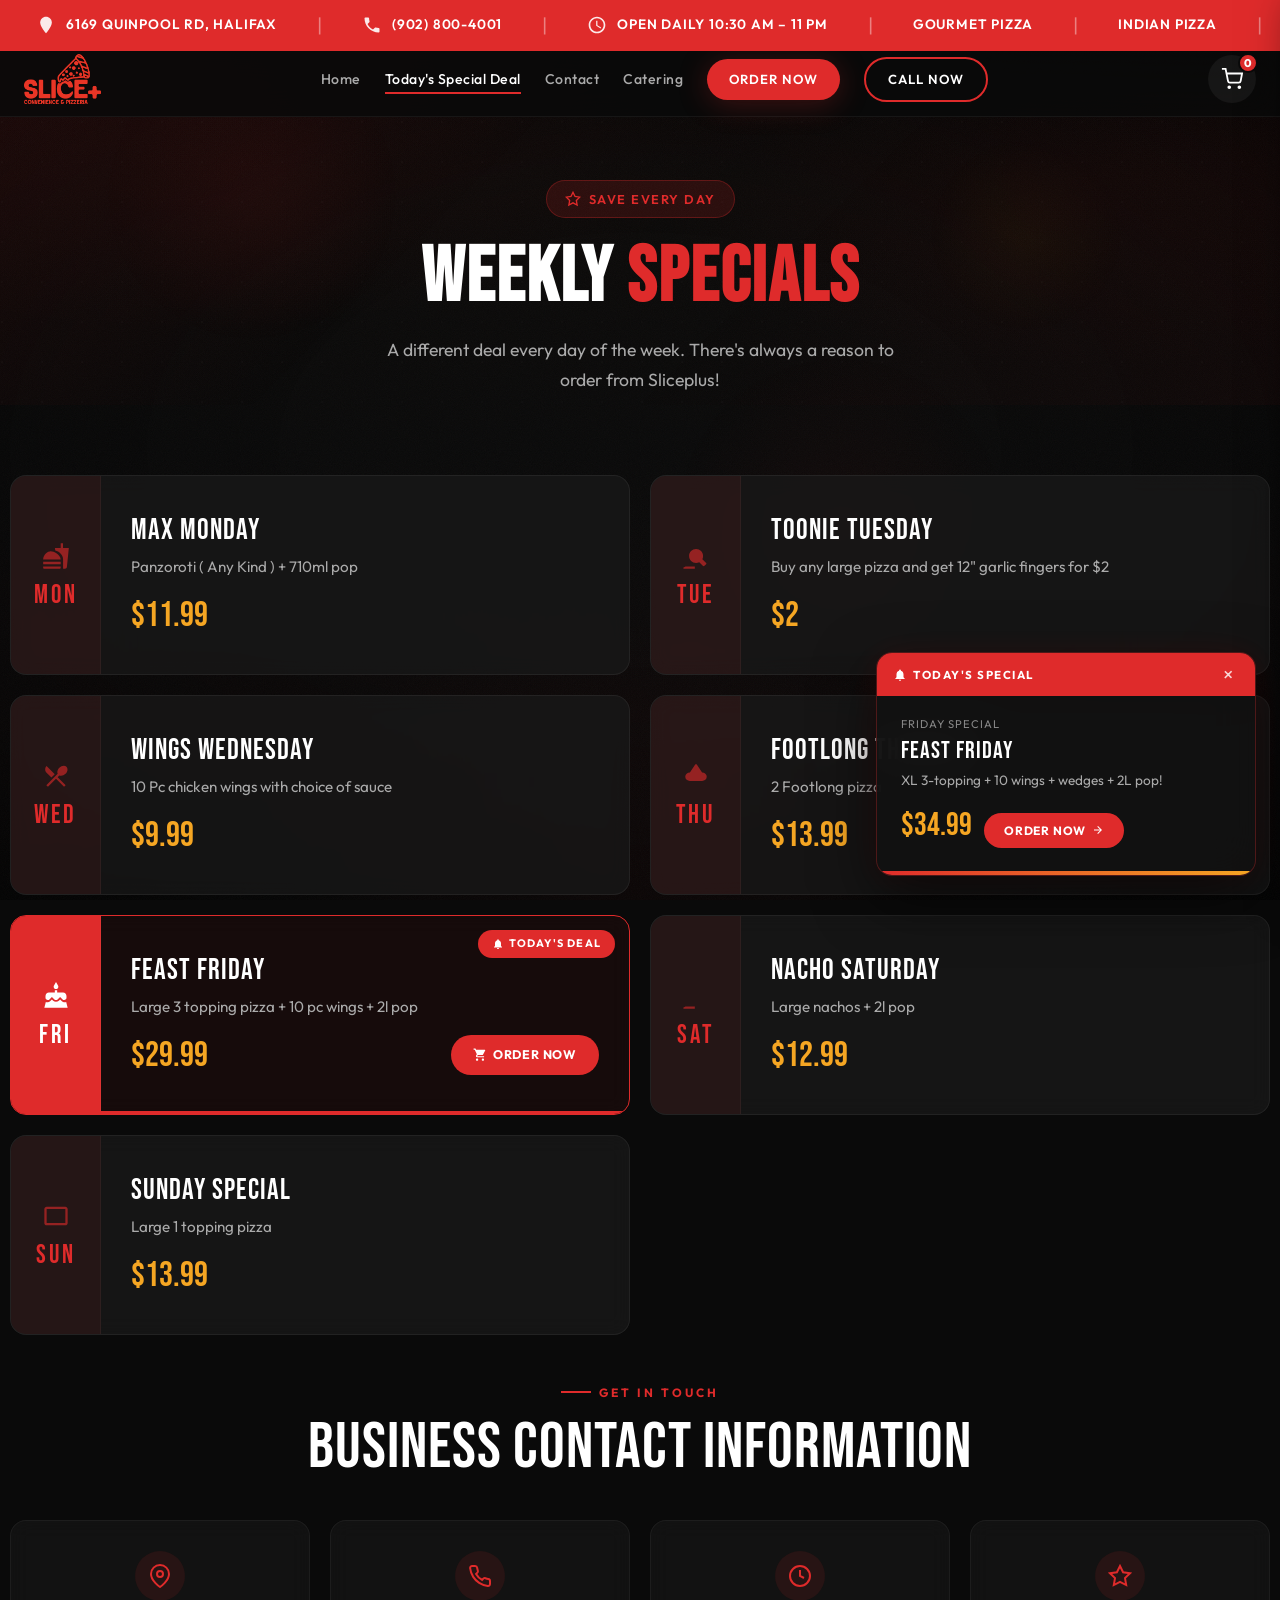
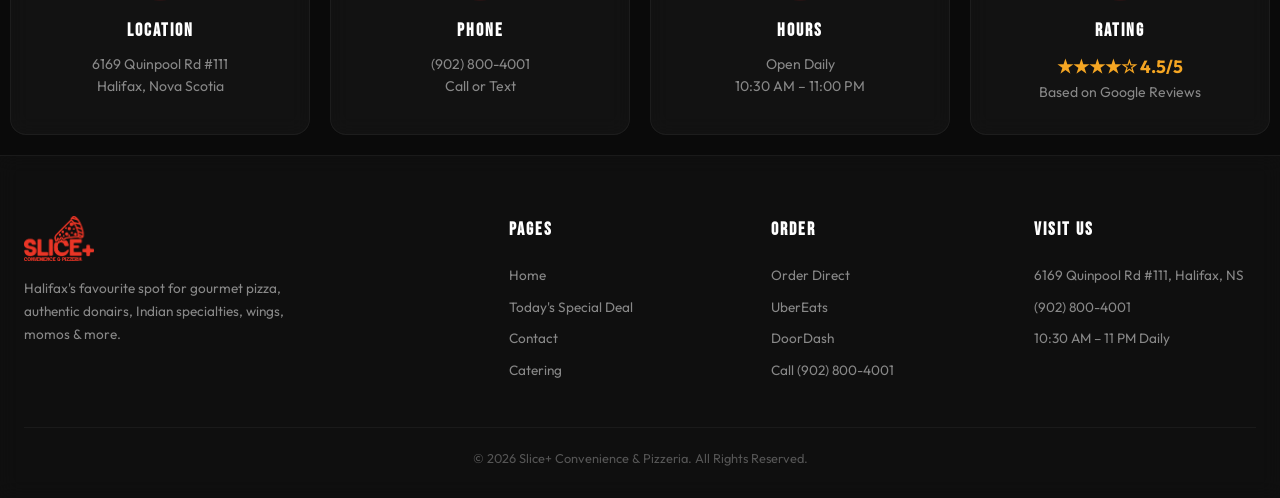
<file: specials.html>
<!DOCTYPE html>
<html lang="en"><head><meta charset="UTF-8"><meta name="viewport" content="width=device-width, initial-scale=1.0">
<title>Weekly Specials | Slice+ Convenience & Pizzeria | Halifax</title>
<meta name="description" content="Slice+ Weekly Specials — A different deal every day! Monday to Sunday specials on pizza, donairs, wings, nachos & more in Halifax.">
<link rel="preconnect" href="https://fonts.googleapis.com"><link rel="preconnect" href="https://fonts.gstatic.com" crossorigin>
<link href="https://fonts.googleapis.com/css2?family=Bebas+Neue&family=Outfit:wght@300;400;500;600;700;800&display=swap" media="print" onload="this.media='all'" rel="stylesheet">
<style>
:root{--red:#df2b2b;--red-dark:#b91c1c;--black:#0a0a0a;--dark:#111;--dark2:#1a1a1a;--dark3:#222;--white:#fff;--gold:#f5a623;--green:#22c55e;--gray:#888;--gray-light:#aaa;--gray-dark:#555;--font-display:'Bebas Neue',sans-serif;--font-body:'Outfit',sans-serif;--radius:16px;--radius-sm:10px;--shadow-red:0 4px 30px rgba(223,43,43,0.25);--transition:0.3s cubic-bezier(0.4,0,0.2,1)}
*,*::before,*::after{margin:0;padding:0;box-sizing:border-box}
html{scroll-behavior:smooth;overflow-x:hidden}
body{font-family:var(--font-body);background:var(--black);color:var(--white);overflow-x:hidden;line-height:1.6;position:relative}
a{text-decoration:none;color:inherit}img{max-width:100%;display:block}button{cursor:pointer;border:none;font-family:var(--font-body)}

/* PREMIUM BG */
body::before{content:'';position:fixed;inset:0;z-index:-3;background:radial-gradient(ellipse 120% 80% at 15% 5%,rgba(223,43,43,.07) 0%,transparent 40%),radial-gradient(ellipse 100% 60% at 85% 20%,rgba(180,30,30,.05) 0%,transparent 35%),radial-gradient(ellipse 80% 80% at 50% 100%,rgba(223,43,43,.04) 0%,transparent 40%),linear-gradient(180deg,#080808 0%,#0c0a09 20%,#0a0a0a 50%,#0c0909 80%,#080808 100%)}
body::after{content:'';position:fixed;inset:0;z-index:-1;opacity:.035;pointer-events:none;background-image:url("data:image/svg+xml,%3Csvg viewBox='0 0 256 256' xmlns='http://www.w3.org/2000/svg'%3E%3Cfilter id='n'%3E%3CfeTurbulence type='fractalNoise' baseFrequency='0.85' numOctaves='4' stitchTiles='stitch'/%3E%3C/filter%3E%3Crect width='100%25' height='100%25' filter='url(%23n)' opacity='1'/%3E%3C/svg%3E");background-size:200px 200px}
.bg-bokeh{position:fixed;z-index:-2;pointer-events:none;border-radius:50%}
.bg-bokeh-1{width:300px;height:300px;top:5%;left:8%;background:radial-gradient(circle,rgba(223,43,43,.06) 0%,transparent 70%);animation:bk 25s ease-in-out infinite}
.bg-bokeh-2{width:200px;height:200px;top:15%;right:12%;background:radial-gradient(circle,rgba(245,166,35,.04) 0%,transparent 70%);animation:bk 30s ease-in-out infinite reverse}
.bg-bokeh-3{width:400px;height:400px;bottom:20%;left:50%;background:radial-gradient(circle,rgba(223,43,43,.04) 0%,transparent 60%);animation:bk 35s ease-in-out infinite}
@keyframes bk{0%,100%{transform:translate(0,0) scale(1);opacity:.7}50%{transform:translate(-20px,15px) scale(.9);opacity:.5}}
.bg-vignette{position:fixed;inset:0;z-index:-1;pointer-events:none;background:radial-gradient(ellipse 70% 60% at 50% 50%,transparent 40%,rgba(0,0,0,.4) 100%)}
.reveal{opacity:0;transform:translateY(40px);transition:opacity .8s ease,transform .8s ease}.reveal.visible{opacity:1;transform:translateY(0)}

/* HEADER */
.header{position:fixed;top:42px;left:0;right:0;z-index:1000;background:rgba(10,10,10,.85);backdrop-filter:blur(20px);border-bottom:1px solid rgba(255,255,255,.05);transition:var(--transition)}
.header.scrolled{background:rgba(10,10,10,.95);box-shadow:0 4px 30px rgba(0,0,0,.5)}
.header-inner{max-width:1300px;margin:0 auto;padding:12px 24px;display:flex;align-items:center;justify-content:space-between}
.logo img{height:50px}
.nav{display:flex;align-items:center;gap:24px}
.nav a{font-size:.88rem;font-weight:500;letter-spacing:.5px;color:var(--gray-light);transition:var(--transition);position:relative}
.nav a::after{content:'';position:absolute;bottom:-4px;left:0;width:0;height:2px;background:var(--red);transition:var(--transition)}
.nav a:hover{color:var(--white)}.nav a:hover::after{width:100%}.nav a.active{color:var(--white)}.nav a.active::after{width:100%}
.nav-cta{background:var(--red)!important;color:var(--white)!important;padding:10px 22px!important;border-radius:50px;font-weight:600!important;font-size:.82rem!important;letter-spacing:1px!important;text-transform:uppercase;box-shadow:var(--shadow-red)}.nav-cta::after{display:none!important}.nav-cta:hover{background:var(--red-dark)!important;transform:translateY(-2px)}
.nav-cta-call{background:transparent!important;border:2px solid var(--red)!important;color:var(--white)!important;box-shadow:none!important}.nav-cta-call:hover{background:var(--red)!important}
.cart-btn{display:flex;align-items:center;justify-content:center;width:48px;height:48px;background:rgba(255,255,255,.05);border-radius:50%;position:relative;transition:var(--transition)}.cart-btn:hover{background:rgba(255,255,255,.1)}
.cart-badge{position:absolute;top:-2px;right:-2px;background:var(--red);color:var(--white);width:20px;height:20px;border-radius:50%;display:flex;align-items:center;justify-content:center;font-size:.7rem;font-weight:800;border:2px solid var(--black)}
.mobile-toggle{display:none;flex-direction:column;gap:5px;background:none;padding:8px}.mobile-toggle span{width:26px;height:2px;background:var(--white);border-radius:2px;transition:var(--transition)}
.mobile-nav{display:none;position:fixed;top:116px;left:0;right:0;bottom:0;background:rgba(10,10,10,.98);backdrop-filter:blur(20px);z-index:999;flex-direction:column;align-items:center;justify-content:center;gap:28px}.mobile-nav.open{display:flex}
.mobile-nav a{font-size:1.3rem;font-weight:500;color:var(--gray-light);transition:var(--transition)}.mobile-nav a:hover{color:var(--red)}
.mob-btns{display:flex;flex-direction:column;gap:12px;width:80%;max-width:300px;margin-top:20px}
.mob-btns a{display:block;text-align:center;padding:14px;border-radius:50px;font-weight:700;font-size:.9rem;letter-spacing:1px;text-transform:uppercase}

/* TICKER */
.info-ticker{background:var(--red);padding:10px 0;overflow:hidden;position:fixed;top:0;left:0;right:0;z-index:1001}
.ticker-track{display:flex;animation:ticker 45s linear infinite;white-space:nowrap}
@keyframes ticker{0%{transform:translateX(0)}100%{transform:translateX(-50%)}}
.ticker-item{display:inline-flex;align-items:center;gap:10px;padding:0 36px;font-weight:600;font-size:.85rem;letter-spacing:.8px;text-transform:uppercase}.ticker-item svg{width:20px;height:20px;fill:currentColor;opacity:.9;flex-shrink:0}
.ticker-sep{display:inline-flex;align-items:center;padding:0 4px;opacity:.4;font-size:1.2rem}

.d-none{

    display:none !important;
   
}

/* PAGE HERO */
.page-hero{position:relative;padding:180px 24px 10px;text-align:center;overflow:hidden}
.page-hero::before{content:'';position:absolute;inset:0;background:linear-gradient(135deg,rgba(223,43,43,.08) 0%,transparent 40%,transparent 60%,rgba(223,43,43,.04) 100%);pointer-events:none}
.page-hero-pattern{position:absolute;inset:0;opacity:.04;background-image:radial-gradient(circle at 2px 2px,rgba(255,255,255,.4) 1px,transparent 0);background-size:40px 40px;pointer-events:none}
.page-hero-content{position:relative;z-index:2;max-width:800px;margin:0 auto}
.page-hero-badge{display:inline-flex;align-items:center;gap:8px;background:rgba(223,43,43,.15);border:1px solid rgba(223,43,43,.3);padding:8px 18px;border-radius:50px;font-size:.8rem;font-weight:600;color:var(--red);letter-spacing:1.5px;text-transform:uppercase;margin-bottom:24px;animation:pg 3s ease-in-out infinite}
@keyframes pg{0%,100%{box-shadow:0 0 0 0 rgba(223,43,43,.2)}50%{box-shadow:0 0 25px 8px rgba(223,43,43,.12)}}
.page-hero h1{font-family:var(--font-display);font-size:clamp(3rem,6vw,5.5rem);line-height:.95;letter-spacing:2px;margin-bottom:20px}.hl{color:var(--red)}
.page-hero-desc{font-size:1.1rem;color:var(--gray-light);max-width:550px;margin:0 auto;line-height:1.7}

/* SECTIONS */
.section{padding:20px 10px;position:relative}.container{max-width:1300px;margin:0 auto}
.section-label{display:inline-flex;align-items:center;gap:8px;font-size:.75rem;font-weight:700;color:var(--red);letter-spacing:3px;text-transform:uppercase;margin-bottom:14px}.section-label::before{content:'';width:30px;height:2px;background:var(--red)}
.section-title{font-family:var(--font-display);font-size:clamp(2.5rem,5vw,4rem);letter-spacing:1px;line-height:1;margin-bottom:20px}

/* SPECIALS GRID */
.specials-grid{display:grid;grid-template-columns:repeat(2,1fr);gap:20px;margin-top:50px}
.special-card{background:rgba(26,26,26,.7);backdrop-filter:blur(10px);border:1px solid rgba(255,255,255,.06);border-radius:var(--radius);text-align:left;transition:var(--transition);position:relative;overflow:hidden;display:flex;align-items:stretch;min-height:200px;cursor:pointer}
.special-card::after{content:'';position:absolute;bottom:0;left:0;right:0;height:3px;background:var(--red);transform:scaleX(0);transition:var(--transition)}.special-card:hover::after{transform:scaleX(1)}
.special-card:hover{transform:translateY(-6px);border-color:rgba(223,43,43,.2);box-shadow:0 16px 50px rgba(0,0,0,.4)}
.special-card.today{border-color:var(--red);background:rgba(223,43,43,.06)}.special-card.today::after{transform:scaleX(1)}
.special-card.today .special-day-side{background:var(--red)}
.special-day-side{width:90px;display:flex;flex-direction:column;align-items:center;justify-content:center;gap:6px;flex-shrink:0;background:rgba(223,43,43,.08);border-right:1px solid rgba(255,255,255,.04);padding:20px 10px}
.special-day{font-family:var(--font-display);font-size:1.6rem;color:var(--red);letter-spacing:3px;line-height:1}.special-card.today .special-day{color:var(--white)}
.special-day-icon svg{width:28px;height:28px;fill:var(--red);opacity:.6}.special-card.today .special-day-icon svg{fill:var(--white);opacity:1}
.special-content{flex:1;padding:28px 30px;display:flex;flex-direction:column;justify-content:center;gap:8px}
.special-name{font-family:var(--font-display);font-size:1.8rem;letter-spacing:1px;line-height:1.1}
.special-desc{font-size:.95rem;color:var(--gray-light);line-height:1.6}
.special-bottom{display:flex;align-items:center;justify-content:space-between;margin-top:8px}
.special-price{font-family:var(--font-display);font-size:2.2rem;color:var(--gold);line-height:1}
.special-order{display:inline-flex;align-items:center;gap:6px;background:var(--red);color:var(--white);padding:10px 22px;border-radius:50px;font-size:.78rem;font-weight:700;letter-spacing:.8px;text-transform:uppercase;transition:var(--transition);opacity:0;transform:translateX(10px)}
.special-card:hover .special-order,.special-card.today .special-order{opacity:1;transform:translateX(0)}
.special-order svg{width:14px;height:14px;fill:currentColor}.special-order:hover{background:var(--red-dark)}
.special-badge{position:absolute;top:14px;right:14px;background:var(--red);color:var(--white);padding:5px 14px;border-radius:50px;font-size:.68rem;font-weight:700;letter-spacing:1.2px;text-transform:uppercase;display:flex;align-items:center;gap:5px;animation:bp 2s ease-in-out infinite}
@keyframes bp{0%,100%{box-shadow:0 0 0 0 rgba(223,43,43,.4)}50%{box-shadow:0 0 12px 4px rgba(223,43,43,.2)}}
.special-badge svg{width:12px;height:12px;fill:currentColor}

/* BIZ INFO */
.biz-grid{display:grid;grid-template-columns:repeat(4,1fr);gap:20px;margin-top:40px}
.biz-card{background:rgba(26,26,26,.5);backdrop-filter:blur(10px);border:1px solid rgba(255,255,255,.05);border-radius:var(--radius);padding:30px;text-align:center;transition:var(--transition)}.biz-card:hover{transform:translateY(-4px);border-color:rgba(223,43,43,.2)}
.biz-icon{width:50px;height:50px;margin:0 auto 16px;background:rgba(223,43,43,.1);border-radius:50%;display:flex;align-items:center;justify-content:center}
.biz-icon svg{width:24px;height:24px;fill:none;stroke:var(--red);stroke-width:2}
.biz-card h4{font-family:var(--font-display);font-size:1.1rem;letter-spacing:2px;margin-bottom:8px}
.biz-card p{color:var(--gray);font-size:.88rem;line-height:1.6}.biz-card a{color:var(--gray);transition:var(--transition)}.biz-card a:hover{color:var(--white)}

/* INFO BAR */
.info-bar{background:rgba(17,17,17,.8);display:none !important;border-top:1px solid rgba(255,255,255,.05);border-bottom:1px solid rgba(255,255,255,.05);padding:20px 24px;display:flex;justify-content:center;gap:40px;flex-wrap:wrap}
.info-bar a,.info-bar span{display:flex;align-items:center;gap:10px;color:var(--gray-light);font-size:.9rem;font-weight:500;transition:var(--transition)}.info-bar a:hover{color:var(--white)}
.info-bar svg{width:18px;height:18px;fill:none;stroke:var(--red);stroke-width:2;flex-shrink:0}

/* FOOTER */
.footer{background:rgba(17,17,17,.8);backdrop-filter:blur(10px);border-top:1px solid rgba(255,255,255,.05);padding:60px 24px 30px;position:relative;z-index:1}
.footer-inner{max-width:1300px;margin:0 auto;display:grid;grid-template-columns:2fr 1fr 1fr 1fr;gap:40px}
.footer-brand img{height:45px;margin-bottom:16px}.footer-brand p{color:var(--gray);font-size:.85rem;line-height:1.7;max-width:300px}
.footer-col h4{font-family:var(--font-display);font-size:1.1rem;letter-spacing:2px;margin-bottom:16px}
.footer-col a{display:block;color:var(--gray);font-size:.85rem;padding:5px 0;transition:var(--transition)}.footer-col a:hover{color:var(--red);transform:translateX(4px)}
.footer-bottom{max-width:1300px;margin:40px auto 0;padding-top:20px;border-top:1px solid rgba(255,255,255,.05);display:flex;justify-content:space-between;align-items:center;flex-wrap:wrap;gap:12px}.footer-bottom p{color:var(--gray-dark);font-size:.8rem}

/* ORDER POPUP */
.op-bg{display:none;position:fixed;inset:0;z-index:5000;background:rgba(0,0,0,.7);backdrop-filter:blur(8px);align-items:center;justify-content:center;padding:20px}.op-bg.open{display:flex}
.op-box{background:var(--dark);border-radius:20px;max-width:420px;width:100%;padding:36px;border:1px solid rgba(255,255,255,.06);box-shadow:0 24px 80px rgba(0,0,0,.6);text-align:center;position:relative}
.op-x{position:absolute;top:14px;right:14px;width:32px;height:32px;border-radius:50%;background:rgba(255,255,255,.05);color:var(--gray);display:flex;align-items:center;justify-content:center;font-size:1.1rem;transition:var(--transition)}.op-x:hover{background:var(--red);color:var(--white)}
.op-box h3{font-family:var(--font-display);font-size:2rem;letter-spacing:1px;margin-bottom:6px}.op-box p{color:var(--gray);font-size:.9rem;margin-bottom:28px}
.op-btns{display:flex;gap:14px}
.op-btn{flex:1;padding:22px 16px;border-radius:var(--radius);border:2px solid rgba(255,255,255,.08);background:rgba(255,255,255,.02);transition:var(--transition);text-align:center;color:var(--white);display:block}
.op-btn:hover{border-color:rgba(223,43,43,.4);background:rgba(223,43,43,.05);transform:translateY(-2px)}
.op-btn svg{width:36px;height:36px;margin:0 auto 10px;display:block;stroke:var(--gray);fill:none;transition:var(--transition)}.op-btn:hover svg{stroke:var(--red)}
.op-btn strong{display:block;font-size:1rem;margin-bottom:4px}.op-btn span{font-size:.78rem;color:var(--gray-dark)}

/* CART SIDEBAR */
.c-bg{display:none;position:fixed;inset:0;background:rgba(0,0,0,.5);z-index:1400}.c-bg.open{display:block}
.c-sb{position:fixed;top:0;right:-440px;width:420px;height:100vh;background:var(--dark);z-index:1500;border-left:1px solid rgba(255,255,255,.06);transition:right .4s cubic-bezier(.4,0,.2,1);display:flex;flex-direction:column;box-shadow:-8px 0 40px rgba(0,0,0,.5)}.c-sb.open{right:0}
.c-h{padding:20px 24px;border-bottom:1px solid rgba(255,255,255,.06);display:flex;align-items:center;justify-content:space-between}.c-h h3{font-family:var(--font-display);font-size:1.4rem;letter-spacing:1px}
.c-xb{width:36px;height:36px;border-radius:50%;background:rgba(255,255,255,.05);color:var(--gray);display:flex;align-items:center;justify-content:center;transition:var(--transition)}.c-xb:hover{background:var(--red);color:var(--white)}
.c-body{flex:1;overflow-y:auto;padding:16px 24px}.c-empty{text-align:center;color:var(--gray);padding:60px 20px}
.c-i{display:flex;gap:12px;padding:14px 0;border-bottom:1px solid rgba(255,255,255,.05)}.c-i-info{flex:1}.c-i-name{font-weight:600;font-size:.9rem}.c-i-mods{font-size:.75rem;color:var(--gray);margin-top:2px}
.c-i-bot{display:flex;align-items:center;justify-content:space-between;margin-top:8px}.c-i-price{font-weight:700;font-size:.9rem;color:var(--green)}
.c-i-qty{display:flex;align-items:center;background:rgba(255,255,255,.05);border-radius:50px}.c-i-qty button{width:28px;height:28px;background:transparent;color:var(--white);font-size:.85rem;font-weight:700;display:flex;align-items:center;justify-content:center;border-radius:50%;transition:var(--transition)}.c-i-qty button:hover{background:rgba(255,255,255,.1)}
.c-i-qty em{width:28px;text-align:center;font-weight:700;font-size:.82rem;font-style:normal}
.c-i-rm{color:var(--gray-dark);font-size:.72rem;background:none;transition:var(--transition);margin-top:4px}.c-i-rm:hover{color:var(--red)}
.c-ft{padding:20px 24px;border-top:1px solid rgba(255,255,255,.06);background:rgba(17,17,17,.8)}
.c-l{display:flex;justify-content:space-between;font-size:.88rem;margin-bottom:8px;color:var(--gray)}
.c-l.tot{font-size:1.1rem;font-weight:800;color:var(--white);margin-top:12px;padding-top:12px;border-top:1px solid rgba(255,255,255,.08)}.c-l.tot span:last-child{color:var(--green)}
.c-go{display:block;width:100%;margin-top:16px;background:var(--red);color:var(--white);padding:16px;border-radius:50px;font-weight:700;font-size:1rem;text-align:center;box-shadow:var(--shadow-red);transition:var(--transition)}.c-go:hover{background:var(--red-dark)}

/* DEAL ALERT */
.da{position:fixed;bottom:24px;right:24px;z-index:9999;max-width:380px;width:calc(100% - 48px);background:rgba(17,17,17,.95);backdrop-filter:blur(20px);border:1px solid rgba(223,43,43,.3);border-radius:var(--radius);overflow:hidden;box-shadow:0 20px 60px rgba(0,0,0,.6),0 0 30px rgba(223,43,43,.1);transform:translateY(120%);opacity:0;transition:transform .5s cubic-bezier(.34,1.56,.64,1),opacity .4s ease;pointer-events:none}.da.show{transform:translateY(0);opacity:1;pointer-events:all}
.da-top{background:var(--red);padding:10px 16px;display:flex;align-items:center;justify-content:space-between}
.da-lbl{font-size:.72rem;font-weight:700;letter-spacing:1.5px;text-transform:uppercase;display:flex;align-items:center;gap:6px}.da-lbl svg{width:14px;height:14px;fill:currentColor;animation:rng 1.5s ease-in-out infinite}
@keyframes rng{0%{transform:rotate(0)}20%{transform:rotate(15deg)}40%{transform:rotate(-10deg)}60%{transform:rotate(5deg)}100%{transform:rotate(0)}}
.da-x{background:none;color:var(--white);font-size:1.2rem;padding:2px 6px;border-radius:50%;transition:.3s;line-height:1;opacity:.8}.da-x:hover{opacity:1;background:rgba(255,255,255,.15)}
.da-body{padding:20px 24px;cursor:pointer;transition:.3s;display:block;color:var(--white)}.da-body:hover{background:rgba(223,43,43,.05)}
.da-day{font-size:.7rem;color:var(--gray);text-transform:uppercase;letter-spacing:1px;margin-bottom:4px}
.da-name{font-family:var(--font-display);font-size:1.5rem;letter-spacing:1px;line-height:1.1;margin-bottom:6px}
.da-desc{font-size:.85rem;color:var(--gray-light);margin-bottom:10px;line-height:1.4}
.da-price{font-family:var(--font-display);font-size:2rem;color:var(--gold);display:inline-block;margin-right:12px}
.da-cta{display:inline-flex;align-items:center;gap:6px;background:var(--red);color:var(--white);padding:8px 20px;border-radius:50px;font-size:.75rem;font-weight:700;letter-spacing:.8px;text-transform:uppercase;transition:.3s}.da-cta:hover{background:var(--red-dark)}.da-cta svg{width:12px;height:12px;fill:currentColor}
.da-prog{width:100%;height:4px;background:rgba(255,255,255,.08);overflow:hidden}.da-prog-bar{height:100%;background:linear-gradient(90deg,var(--red),var(--gold));width:100%}
@keyframes progShrink{0%{width:100%}100%{width:0}}

@media(max-width:1024px){.nav{display:none}.mobile-toggle{display:flex}.biz-grid{grid-template-columns:repeat(2,1fr)}.footer-inner{grid-template-columns:1fr 1fr}}
@media(max-width:768px){.d-xs-none{display:none !important;}.header{top:36px!important}.mobile-nav{top:10px!important}.page-hero{padding:150px 16px 10px}.page-hero h1{font-size:3rem}.specials-grid{grid-template-columns:1fr}.special-order{opacity:1!important;transform:none!important}.da{right:12px;max-width:none;bottom:12px;width:calc(100% - 24px)}.footer-inner{grid-template-columns:1fr}.footer-bottom{flex-direction:column;text-align:center}.biz-grid{grid-template-columns:1fr}.info-bar{flex-direction:column;gap:12px;align-items:center}.c-sb{width:100%;right:-100%}.op-btns{flex-direction:column}}
.footer-bottom{
display: flex !important;
justify-content: center !important;
}
</style>
</head>
<body>

<div class="bg-bokeh bg-bokeh-1"></div><div class="bg-bokeh bg-bokeh-2"></div><div class="bg-bokeh bg-bokeh-3"></div><div class="bg-vignette"></div>

<!-- TICKER -->
<div class="info-ticker"><div class="ticker-track" id="tickerTrack"></div></div>

<!-- HEADER -->
<header class="header" id="header"><div class="header-inner">
<a href="index.html" class="logo"><img src="assets/images/1__3_.png" alt="Slice+"></a>
<nav class="nav">
<a href="/index.html">Home</a><a href="/specials.html" class="active">Today's Special Deal</a><a href="/contact.html">Contact</a><a href="/catering.html">Catering</a>
<a href="#" class="nav-cta" onclick="event.preventDefault();openOP()">Order Now</a>
<a href="tel:9028004001" class="nav-cta nav-cta-call">Call Now</a>
</nav>
<button class="cart-btn" onclick="toggleC()"><svg width="22" height="22" viewBox="0 0 24 24" fill="none" stroke="white" stroke-width="2"><circle cx="9" cy="21" r="1"/><circle cx="20" cy="21" r="1"/><path d="M1 1h4l2.68 13.39a2 2 0 002 1.61h9.72a2 2 0 002-1.61L23 6H6"/></svg><span class="cart-badge" id="cBadge">0</span></button>
<button class="mobile-toggle" onclick="toggleMob()"><span></span><span></span><span></span></button>
</div></header>

<!-- MOBILE NAV -->
<div class="mobile-nav" id="mobNav">
<a href="/index.html">Home</a><a href="/specials.html">Today's Special Deal</a><a href="/contact.html">Contact</a><a href="/catering.html">Catering</a>
<div class="mob-btns">
<a href="#" onclick="event.preventDefault();closeMob();openOP()" style="background:var(--red);color:var(--white)">Order Now</a>
<a href="tel:9028004001" style="border:2px solid var(--red);color:var(--white)">Call (902) 800-4001</a>
</div>
</div>

<!-- PAGE HERO -->
<section class="page-hero"><div class="page-hero-pattern"></div>
<div class="page-hero-content">
<div class="page-hero-badge"><svg viewBox="0 0 24 24" width="16" height="16" fill="none" stroke="#df2b2b" stroke-width="2"><path d="M12 2L15.09 8.26L22 9.27L17 14.14L18.18 21.02L12 17.77L5.82 21.02L7 14.14L2 9.27L8.91 8.26L12 2Z"/></svg> Save Every Day</div>
<h1>WEEKLY <span class="hl">SPECIALS</span></h1>
<p class="page-hero-desc">A different deal every day of the week. There's always a reason to order from Sliceplus!</p>
</div></section>

<!-- SPECIALS GRID -->
<section class="section"><div class="container">
<div class="specials-grid" id="specialsGrid"></div>
</div></section>

<!-- INFO BAR -->
<div class="info-bar">
<a href="tel:9028004001"><svg viewBox="0 0 24 24" fill="none" stroke="currentColor" stroke-width="2"><path d="M22 16.92v3a2 2 0 01-2.18 2 19.79 19.79 0 01-8.63-3.07 19.5 19.5 0 01-6-6 19.79 19.79 0 01-3.07-8.67A2 2 0 014.11 2h3a2 2 0 012 1.72c.127.96.361 1.903.7 2.81a2 2 0 01-.45 2.11L8.09 9.91a16 16 0 006 6l1.27-1.27a2 2 0 012.11-.45c.907.339 1.85.573 2.81.7A2 2 0 0122 16.92z"/></svg>(902) 800-4001</a>
<a href="https://maps.app.goo.gl/exj8kZeiAGhVrHQN8" target="_blank"><svg viewBox="0 0 24 24" fill="none" stroke="currentColor" stroke-width="2"><path d="M21 10c0 7-9 13-9 13s-9-6-9-13a9 9 0 0118 0z"/><circle cx="12" cy="10" r="3"/></svg>6169 Quinpool Rd #111, Halifax</a>
<span><svg viewBox="0 0 24 24" fill="none" stroke="currentColor" stroke-width="2"><circle cx="12" cy="12" r="10"/><polyline points="12 6 12 12 16 14"/></svg>Open Daily 10:30 AM – 11 PM</span>
</div>

<!-- BIZ INFO -->
<section class="section"><div class="container">
<div class="reveal" style="text-align:center"><div class="section-label" style="justify-content:center">Get In Touch</div><div class="section-title">BUSINESS CONTACT INFORMATION</div></div>
<div class="biz-grid">
<div class="biz-card reveal"><div class="biz-icon"><svg viewBox="0 0 24 24"><path d="M21 10c0 7-9 13-9 13s-9-6-9-13a9 9 0 0118 0z"/><circle cx="12" cy="10" r="3"/></svg></div><h4>LOCATION</h4><p><a href="https://maps.app.goo.gl/exj8kZeiAGhVrHQN8" target="_blank">6169 Quinpool Rd #111<br>Halifax, Nova Scotia</a></p></div>
<div class="biz-card reveal"><div class="biz-icon"><svg viewBox="0 0 24 24"><path d="M22 16.92v3a2 2 0 01-2.18 2 19.79 19.79 0 01-8.63-3.07 19.5 19.5 0 01-6-6 19.79 19.79 0 01-3.07-8.67A2 2 0 014.11 2h3a2 2 0 012 1.72c.127.96.361 1.903.7 2.81a2 2 0 01-.45 2.11L8.09 9.91a16 16 0 006 6l1.27-1.27a2 2 0 012.11-.45c.907.339 1.85.573 2.81.7A2 2 0 0122 16.92z"/></svg></div><h4>PHONE</h4><p><a href="tel:9028004001">(902) 800-4001</a><br>Call or Text</p></div>
<div class="biz-card reveal"><div class="biz-icon"><svg viewBox="0 0 24 24"><circle cx="12" cy="12" r="10"/><polyline points="12 6 12 12 16 14"/></svg></div><h4>HOURS</h4><p>Open Daily<br>10:30 AM – 11:00 PM</p></div>
<div class="biz-card reveal"><div class="biz-icon"><svg viewBox="0 0 24 24"><path d="M12 2L15.09 8.26L22 9.27L17 14.14L18.18 21.02L12 17.77L5.82 21.02L7 14.14L2 9.27L8.91 8.26L12 2Z"/></svg></div><h4>RATING</h4><p style="color:var(--gold);font-weight:700;font-size:1.1rem">&#9733;&#9733;&#9733;&#9733;&#9734; 4.5/5</p><p>Based on Google Reviews</p></div>
</div></div></section>

<!-- FOOTER -->
<footer class="footer"><div class="footer-inner">
<div class="footer-brand"><img src="assets/images/1__3_.png" alt="Slice+"><p>Halifax's favourite spot for gourmet pizza, authentic donairs, Indian specialties, wings, momos & more.</p></div>
<div class="footer-col"><h4>PAGES</h4><a href="/index.html">Home</a><a href="/specials.html">Today's Special Deal</a><a href="/contact.html">Contact</a><a href="/catering.html">Catering</a></div>
<div class="footer-col"><h4>ORDER</h4><a href="#" onclick="event.preventDefault();openOP()">Order Direct</a><a href="https://www.ubereats.com/ca/store/sliceplus-quinpool-rd/GrAe0IXMVuGjKvZW6ssmDg?diningMode=DELIVERY" target="_blank">UberEats</a><a href="https://www.doordash.com/store/sliceplus-halifax-37896069/?utm_campaign=gpa" target="_blank">DoorDash</a><a href="tel:9028004001">Call (902) 800-4001</a></div>
<div class="footer-col"><h4>VISIT US</h4><a href="https://maps.app.goo.gl/exj8kZeiAGhVrHQN8" target="_blank">6169 Quinpool Rd #111, Halifax, NS</a><a href="tel:9028004001">(902) 800-4001</a><a>10:30 AM – 11 PM Daily</a></div>
</div><div class="footer-bottom"><p>&copy; 2026 Slice+ Convenience & Pizzeria. All Rights Reserved.</p><p class="d-none">Crafted with ❤️ in Halifax | Developed by <a href="https://usamagrowth.com/" target="_blank" style="color:#df2b2b;text-decoration:none;font-weight:600;transition:opacity .3s">Muhammad Usama</a></p></div></footer>

<!-- ORDER POPUP -->
<div class="op-bg" id="opBg"><div class="op-box">
<button class="op-x" onclick="closeOP()">&times;</button>
<h3>HOW WOULD YOU LIKE IT?</h3><p>Choose your preferred order method</p>
<div class="op-btns">
<a href="/index.html?flow=delivery" class="op-btn"><svg viewBox="0 0 24 24" stroke-width="1.8"><rect x="1" y="3" width="15" height="13"/><polygon points="16 8 20 8 23 11 23 16 16 16 16 8"/><circle cx="5.5" cy="18.5" r="2.5"/><circle cx="18.5" cy="18.5" r="2.5"/></svg><strong>Delivery</strong><span>$7.99 fee · 30-45 min</span></a>
<a href="/index.html?flow=pickup" class="op-btn"><svg viewBox="0 0 24 24" stroke-width="1.8"><path d="M19 21V5a2 2 0 00-2-2H7a2 2 0 00-2 2v16m14 0H5m14 0h2m-16 0H3"/><path d="M9 7h1m-1 4h1m4-4h1m-1 4h1"/></svg><strong>Pickup</strong><span>Ready in 20-30 min</span></a>
</div></div></div>

<!-- CART -->
<div class="c-bg" id="cBg" onclick="toggleC()"></div>
<div class="c-sb" id="cSb"><div class="c-h"><h3>YOUR ORDER</h3><button class="c-xb" onclick="toggleC()"><svg width="16" height="16" viewBox="0 0 24 24" fill="none" stroke="currentColor" stroke-width="2.5"><path d="M18 6L6 18M6 6l12 12"/></svg></button></div><div class="c-body" id="cBody"></div><div class="c-ft" id="cFt"></div></div>

<!-- DEAL ALERT -->
<div class="da" id="daEl">
<div class="da-top"><span class="da-lbl"><svg viewBox="0 0 24 24"><path d="M12 22c1.1 0 2-.9 2-2h-4c0 1.1.89 2 2 2zm6-6v-5c0-3.07-1.64-5.64-4.5-6.32V4c0-.83-.67-1.5-1.5-1.5s-1.5.67-1.5 1.5v.68C7.63 5.36 6 7.92 6 11v5l-2 2v1h16v-1l-2-2z"/></svg> TODAY'S SPECIAL</span><button class="da-x" onclick="closeDealAlert()">&times;</button></div>
<a href="#" onclick="event.preventDefault();goTodayDeal()" class="da-body">
<div class="da-day" id="daDay"></div><div class="da-name" id="daName"></div><div class="da-desc" id="daDesc"></div>
<div><span class="da-price" id="daPrice"></span><span class="da-cta">Order Now <svg viewBox="0 0 24 24"><path d="M12 4l-1.41 1.41L16.17 11H4v2h12.17l-5.58 5.59L12 20l8-8z"/></svg></span></div>
</a><div class="da-prog"><div class="da-prog-bar" id="daPB"></div></div></div>

<script>
// SPECIALS DATA
var specials=[
  {day:1,label:'MON',full:'Monday',name:'Max Monday',desc:'Panzoroti ( Any Kind ) + 710ml pop',price:'$11.99',icon:'<svg viewBox="0 0 24 24"><path d="M18.06 22.99h1.66c.84 0 1.53-.64 1.63-1.46L23 5.05h-5V1h-1.97v4.05h-4.97l.3 2.34c1.71.47 3.31 1.32 4.27 2.26 1.44 1.42 2.43 2.89 2.43 5.29v8.05zM1 21.99V21h15.03v.99c0 .55-.45 1.01-1.01 1.01H2.01c-.56 0-1.01-.46-1.01-1.01zm15.03-7c0-4-6.03-7-8.53-7s-6.5 3-6.5 7h15.03zM1.02 17h15v2h-15v-2z"/></svg>'},
  {day:2,label:'TUE',full:'Tuesday',name:'Toonie Tuesday',desc:'Buy any large pizza and get 12" garlic fingers for $2',price:'$2',icon:'<svg viewBox="0 0 24 24"><path d="M1 21.98c0 .56.45 1.01 1.01 1.01H11v-2H3.02L1 21.98zm19.49-4.22l-3.03-3.03c.39-.83.61-1.76.61-2.73 0-3.31-2.69-6-6-6s-6 2.69-6 6 2.69 6 6 6c.97 0 1.9-.22 2.73-.61l3.03 3.03c.39.39 1.02.39 1.41 0l1.42-1.42c.39-.38.38-1.01-.17-1.24z"/></svg>'},
  {day:3,label:'WED',full:'Wednesday',name:'Wings Wednesday',desc:'10 Pc chicken wings with choice of sauce',price:'$9.99',icon:'<svg viewBox="0 0 24 24"><path d="M8.1 13.34l2.83-2.83L3.91 3.5c-1.56 1.56-1.56 4.09 0 5.66l4.19 4.18zm6.78-1.81c1.53.71 3.68.21 5.27-1.38 1.91-1.91 2.28-4.65.81-6.12-1.46-1.46-4.2-1.1-6.12.81-1.59 1.59-2.09 3.74-1.38 5.27L3.7 19.87l1.41 1.41L12 14.41l6.88 6.88 1.41-1.41L13.41 13l1.47-1.47z"/></svg>'},
  {day:4,label:'THU',full:'Thursday',name:'Footlong Thursday',desc:'2 Footlong pizza',price:'$13.99',icon:'<svg viewBox="0 0 24 24"><path d="M17.21 9l-4.38-6.56c-.19-.28-.51-.42-.83-.42-.32 0-.64.14-.83.43L6.79 9C4.6 9 2.8 10.6 2.8 12.7c0 2 1.8 3.6 4 3.6h10.4c2.2 0 4-1.6 4-3.6 0-2.1-1.8-3.7-3.99-3.7z"/></svg>'},
  {day:5,label:'FRI',full:'Friday',name:'Feast Friday',desc:'Large 3 topping pizza + 10 pc wings + 2l pop',price:'$29.99',icon:'<svg viewBox="0 0 24 24"><path d="M12 6c1.11 0 2-.9 2-2 0-.38-.1-.73-.29-1.03L12 0l-1.71 2.97c-.19.3-.29.65-.29 1.03 0 1.1.9 2 2 2zm4.6 9.99l-1.07-1.07-1.08 1.07c-1.3 1.3-3.58 1.31-4.89 0l-1.07-1.07-1.09 1.07C6.1 17.29 4.58 17.7 3.28 17.22L2 22h20l-1.28-4.78c-1.29.48-2.82.07-4.12-1.23zM18 9h-5V7h-2v2H6c-1.66 0-3 1.34-3 3v1.54c0 1.08.88 1.96 1.96 1.96.52 0 1.02-.2 1.38-.57l2.14-2.13 2.13 2.13c.74.74 2.03.74 2.77 0l2.14-2.13 2.13 2.13c.37.37.86.57 1.38.57 1.08 0 1.96-.88 1.96-1.96V12C21 10.34 19.66 9 18 9z"/></svg>'},
  {day:6,label:'SAT',full:'Saturday',name:'Nacho Saturday',desc:'Large nachos + 2l pop',price:'$12.99',icon:'<svg viewBox="0 0 24 24"><path d="M1 21.98c0 .56.45 1.01 1.01 1.01H11v-2H3.02L1 21.98z"/></svg>'},
  {day:0,label:'SUN',full:'Sunday',name:'Sunday Special',desc:'Large 1 topping pizza',price:'$13.99',icon:'<svg viewBox="0 0 24 24"><path d="M20 4H4c-1.1 0-2 .9-2 2v12c0 1.1.9 2 2 2h16c1.1 0 2-.9 2-2V6c0-1.1-.9-2-2-2zm0 14H4V6h16v12z"/></svg>'}
];
var today=(function(){var d=new Date(new Date().toLocaleString('en-US',{timeZone:'America/Halifax'}));return d.getDay()})();

// BUILD SPECIALS GRID
var grid=document.getElementById('specialsGrid'),gh='';
[1,2,3,4,5,6,0].forEach(function(dn){
    var s=specials.find(function(x){return x.day===dn}),isT=dn===today;
    gh+='<div class="reveal"><div class="special-card'+(isT?' today':'')+'" onclick="goDeal(\''+s.full+'\')">'+
    (isT?'<div class="special-badge"><svg viewBox="0 0 24 24"><path d="M12 22c1.1 0 2-.9 2-2h-4c0 1.1.89 2 2 2zm6-6v-5c0-3.07-1.64-5.64-4.5-6.32V4c0-.83-.67-1.5-1.5-1.5s-1.5.67-1.5 1.5v.68C7.63 5.36 6 7.92 6 11v5l-2 2v1h16v-1l-2-2z"/></svg> TODAY\'S DEAL</div>':'')+
    '<div class="special-day-side"><div class="special-day-icon">'+s.icon+'</div><div class="special-day">'+s.label+'</div></div>'+
    '<div class="special-content"><div class="special-name">'+s.name+'</div><div class="special-desc">'+s.desc+'</div>'+
    '<div class="special-bottom"><div class="special-price">'+s.price+'</div>'+
    '<span class="special-order"><svg viewBox="0 0 24 24"><path d="M7 18c-1.1 0-2 .9-2 2s.9 2 2 2 2-.9 2-2-.9-2-2-2zm10 0c-1.1 0-2 .9-2 2s.9 2 2 2 2-.9 2-2-.9-2-2-2zM7.16 14.26l.04-.12L8.1 12h7.45c.75 0 1.41-.41 1.75-1.03l3.58-6.49A1 1 0 0020 3H5.21l-.94-2H1v2h2l3.6 7.59-1.35 2.44C4.52 14.37 5.48 16 7 16h12v-2H7l1.16-1.74z"/></svg> Order Now</span>'+
    '</div></div></div></div>'
});
grid.innerHTML=gh;

// ORDER POPUP
function openOP(){document.getElementById('opBg').classList.add('open');document.body.style.overflow='hidden'}
function closeOP(){document.getElementById('opBg').classList.remove('open');document.body.style.overflow=''}
// Open a specific deal's item on the home order app (resolved there by name/weekday)
function goDeal(name){window.location.href='/index.html?deal='+encodeURIComponent(name||'')}
function goTodayDeal(){var s=specials.find(function(x){return x.day===today});goDeal(s?s.full:'')}
document.getElementById('opBg').addEventListener('click',function(e){if(e.target===this)closeOP()});

// CART
function toggleC(){document.getElementById('cSb').classList.toggle('open');document.getElementById('cBg').classList.toggle('open');renderC()}
function getCart(){try{return JSON.parse(localStorage.getItem('sp_cart')||'[]')}catch(e){return[]}}
function saveCart(c){localStorage.setItem('sp_cart',JSON.stringify(c));renderC()}
function esc(s){var d=document.createElement('div');d.textContent=s||'';return d.innerHTML}

function renderC(){
    var cart=getCart(),bg=document.getElementById('cBadge');
    if(bg)bg.textContent=cart.reduce(function(s,i){return s+(i.quantity||1)},0);
    var body=document.getElementById('cBody'),ft=document.getElementById('cFt');if(!body||!ft)return;
    if(!cart.length){body.innerHTML='<div class="c-empty"><svg width="48" height="48" viewBox="0 0 24 24" fill="none" stroke="#555" stroke-width="1.5"><circle cx="9" cy="21" r="1"/><circle cx="20" cy="21" r="1"/><path d="M1 1h4l2.68 13.39a2 2 0 002 1.61h9.72a2 2 0 002-1.61L23 6H6"/></svg><p style="margin-top:16px">Your cart is empty</p></div>';ft.innerHTML='<a href="/index.html" class="c-go">Browse Menu</a>';return}
    var h='',sub=0;
    cart.forEach(function(it,i){var t=it.price_cents||0;if(it.modifiers)it.modifiers.forEach(function(m){t+=(m.price_cents||0)});t*=(it.quantity||1);sub+=t;
        var mn=it.modifiers?it.modifiers.map(function(m){return m.name}).join(', '):'';
        h+='<div class="c-i"><div class="c-i-info"><div class="c-i-name">'+esc(it.name)+'</div>';if(mn)h+='<div class="c-i-mods">'+esc(mn)+'</div>';
        h+='<div class="c-i-bot"><span class="c-i-price">$'+(t/100).toFixed(2)+'</span><div class="c-i-qty"><button onclick="uQ('+i+',-1)">\u2212</button><em>'+(it.quantity||1)+'</em><button onclick="uQ('+i+',1)">+</button></div></div>';
        h+='<button class="c-i-rm" onclick="rmC('+i+')">Remove</button></div></div>'});
    body.innerHTML=h;var tax=Math.round(sub*.14);
    ft.innerHTML='<div class="c-l"><span>Subtotal</span><span>$'+(sub/100).toFixed(2)+'</span></div><div class="c-l"><span>HST (14%)</span><span>$'+(tax/100).toFixed(2)+'</span></div><div class="c-l tot"><span>Total</span><span>$'+((sub+tax)/100).toFixed(2)+'</span></div><a href="/index.html?flow=checkout" class="c-go">View Order & Checkout</a>'
}
function uQ(i,d){var c=getCart();if(c[i]){c[i].quantity=Math.max(1,Math.min(20,(c[i].quantity||1)+d));saveCart(c)}}
function rmC(i){var c=getCart();c.splice(i,1);saveCart(c)}

// ===== TODAY'S DEAL ALERT =====
(function(){
var sp=[
  {day:1,full:'Monday',name:'Donair Monday',desc:'Buy any donair, get second 50% off!',price:'50% OFF'},
  {day:2,full:'Tuesday',name:'Toonie Tuesday',desc:'Buy medium pizza, get second for just $2!',price:'$2'},
  {day:3,full:'Wednesday',name:'Wings Wednesday',desc:'10 pcs wings, choice of sauce.',price:'$9.99'},
  {day:4,full:'Thursday',name:'BOGO Footlong Thursday',desc:'Buy one footlong pizza, get the 2nd half off!',price:'50% OFF'},
  {day:5,full:'Friday',name:'Feast Friday',desc:'XL 3-topping + 10 wings + wedges + 2L pop!',price:'$34.99'},
  {day:6,full:'Saturday',name:'Nacho Saturday',desc:'Large loaded nachos + 2L pop.',price:'$16.99'},
  {day:0,full:'Sunday',name:'Snackdown Sunday',desc:'3 slices + 1 cookie + 1 pop.',price:'$14.99'}
];
var d=new Date(new Date().toLocaleString('en-US',{timeZone:'America/Halifax'}));
var today=d.getDay();var s=sp.find(function(x){return x.day===today});
var ae=document.getElementById('daEl')||document.getElementById('dealAlert'),pb=document.getElementById('daPB')||document.getElementById('alertProgress');
if(!ae||!s)return;
var _dd=document.getElementById('daDay')||document.getElementById('alertDay');
var _dn=document.getElementById('daName')||document.getElementById('alertName');
var _de=document.getElementById('daDesc')||document.getElementById('alertDesc');
var _dp=document.getElementById('daPrice')||document.getElementById('alertPrice');
if(_dd)_dd.textContent=s.full+' Special';
if(_dn)_dn.textContent=s.name;
if(_de)_de.textContent=s.desc;
if(_dp)_dp.textContent=s.price;
var _ac=null;function warmA(){if(!_ac){try{_ac=new(window.AudioContext||window.webkitAudioContext)()}catch(e){}}if(_ac&&_ac.state==='suspended')_ac.resume()}
['click','touchstart','scroll'].forEach(function(e){document.addEventListener(e,warmA,{passive:true})});
function ding(){warmA();if(!_ac)return;try{var t=_ac.currentTime;var g1=_ac.createGain();g1.connect(_ac.destination);g1.gain.setValueAtTime(.25,t);g1.gain.exponentialRampToValueAtTime(.001,t+.5);var o1=_ac.createOscillator();o1.connect(g1);o1.type='sine';o1.frequency.setValueAtTime(880,t);o1.frequency.setValueAtTime(1174,t+.12);o1.start(t);o1.stop(t+.5)}catch(e){}}
var _dealClosed=localStorage.getItem('sp_deal_closed')==='1';
function showDA(){if(_dealClosed)return;ae.classList.add('show');ding();if(pb){pb.style.animation='none';pb.style.width='100%'}}
window.closeDealAlert=function(){ae.classList.remove('show');localStorage.setItem('sp_deal_closed','1')};
if(!_dealClosed)setTimeout(showDA,2000);
})();

// NAV
function toggleMob(){document.getElementById('mobNav').classList.toggle('open')}
function closeMob(){document.getElementById('mobNav').classList.remove('open')}
window.addEventListener('scroll',function(){document.getElementById('header').classList.toggle('scrolled',window.scrollY>50)});
document.addEventListener('keydown',function(e){if(e.key==='Escape'){closeOP();closeMob()}});

// REVEAL
var obs=new IntersectionObserver(function(entries){entries.forEach(function(e){if(e.isIntersecting)e.target.classList.add('visible')})},{threshold:.1,rootMargin:'0px 0px -40px 0px'});
document.querySelectorAll('.reveal').forEach(function(el){obs.observe(el)});

// TICKER
var tickerItems=[
{icon:'<svg viewBox="0 0 24 24"><path d="M12 2C8.13 2 5 5.13 5 9c0 5.25 7 13 7 13s7-7.75 7-13c0-3.87-3.13-7-7-7z"/></svg>',text:'6169 Quinpool Rd, Halifax'},
{icon:'<svg viewBox="0 0 24 24"><path d="M6.62 10.79c1.44 2.83 3.76 5.14 6.59 6.59l2.2-2.2c.27-.27.67-.36 1.02-.24 1.12.37 2.33.57 3.57.57.55 0 1 .45 1 1V20c0 .55-.45 1-1 1-9.39 0-17-7.61-17-17 0-.55.45-1 1-1h3.5c.55 0 1 .45 1 1 0 1.25.2 2.45.57 3.57.11.35.03.74-.25 1.02l-2.2 2.2z"/></svg>',text:'(902) 800-4001'},
{icon:'<svg viewBox="0 0 24 24"><path d="M11.99 2C6.47 2 2 6.48 2 12s4.47 10 9.99 10C17.52 22 22 17.52 22 12S17.52 2 11.99 2zM12 20c-4.42 0-8-3.58-8-8s3.58-8 8-8 8 3.58 8 8-3.58 8-8 8zm.5-13H11v6l5.25 3.15.75-1.23-4.5-2.67z"/></svg>',text:'Open Daily 10:30 AM – 11 PM'},
{icon:'',text:'Gourmet Pizza'},{icon:'',text:'Indian Pizza'},{icon:'',text:'Donairs & Wraps'},{icon:'',text:'Wings & Chicken'},{icon:'',text:'Momos & Dumplings'},{icon:'',text:'Order Online Now'}
];
var tEl=document.getElementById('tickerTrack'),th='';
for(var r=0;r<2;r++){tickerItems.forEach(function(item,i){th+='<span class="ticker-item">'+item.icon+' '+item.text+'</span>';if(i<tickerItems.length-1)th+='<span class="ticker-sep">|</span>';});if(r===0)th+='<span class="ticker-sep">|</span>';}
tEl.innerHTML=th;

// INIT
renderC();
</script>
<script src="/mobile-header.js"></script>
</body></html>
</file>
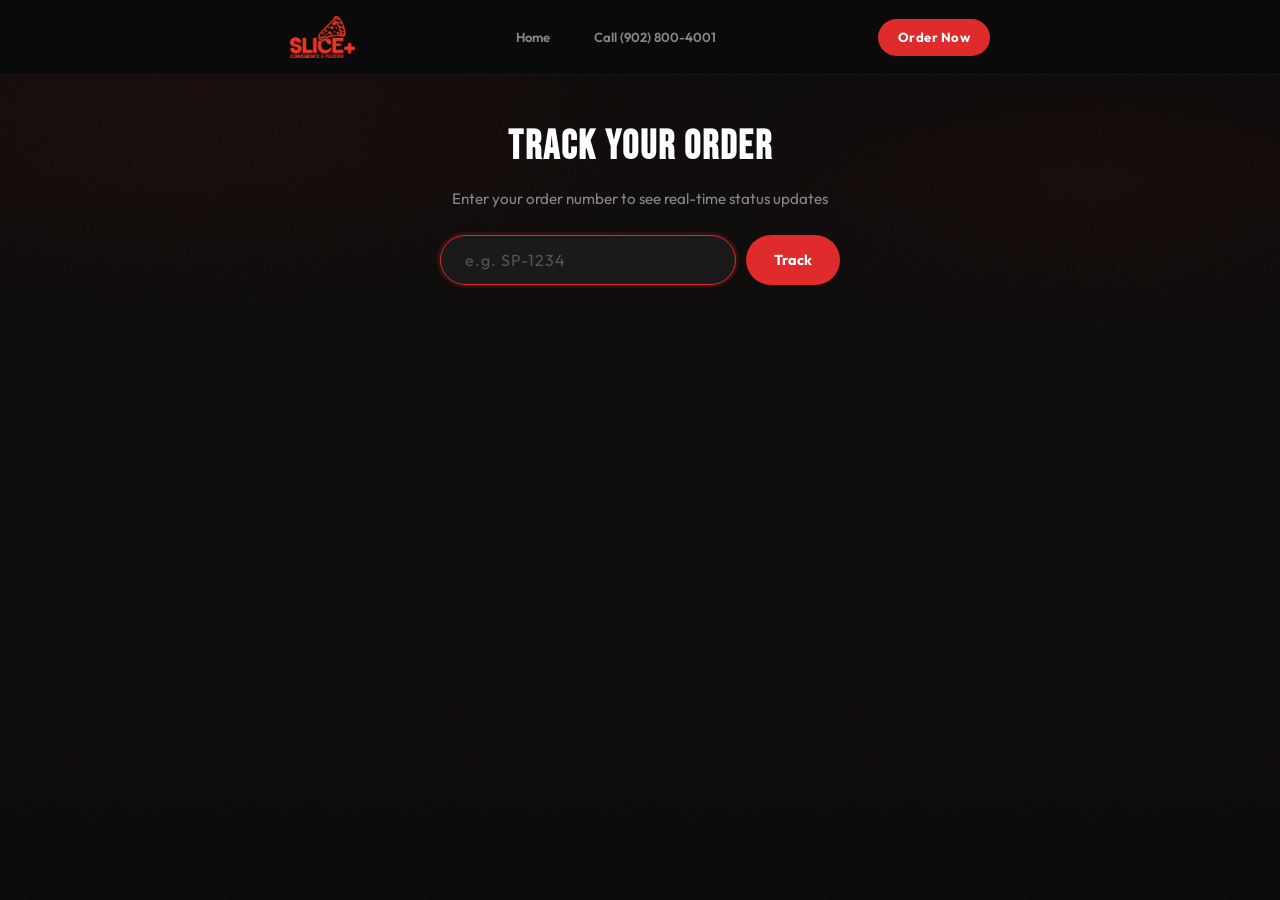
<file: track.html>
<!DOCTYPE html>
<html lang="en"><head><meta charset="UTF-8"><meta name="viewport" content="width=device-width, initial-scale=1.0">
<title>Track Your Order | Slice+ Convenience & Pizzeria</title>
<meta name="description" content="Track your Slice+ order in real-time. See your order status from preparation to delivery.">
<link rel="preconnect" href="https://fonts.googleapis.com"><link rel="preconnect" href="https://fonts.gstatic.com" crossorigin>
<link href="https://fonts.googleapis.com/css2?family=Bebas+Neue&family=Outfit:wght@300;400;500;600;700;800&display=swap" media="print" onload="this.media='all'" rel="stylesheet">
<style>
:root{--red:#df2b2b;--red-dark:#b91c1c;--black:#0a0a0a;--dark:#111;--dark2:#1a1a1a;--white:#fff;--gold:#f5a623;--green:#22c55e;--blue:#3b82f6;--gray:#888;--gray-light:#aaa;--gray-dark:#555;--font-display:'Bebas Neue',sans-serif;--font-body:'Outfit',sans-serif;--radius:16px;--radius-sm:10px;--shadow-red:0 4px 30px rgba(223,43,43,0.25);--transition:0.3s cubic-bezier(0.4,0,0.2,1)}
*,*::before,*::after{margin:0;padding:0;box-sizing:border-box}
html{scroll-behavior:smooth}body{font-family:var(--font-body);background:var(--black);color:var(--white);line-height:1.6;min-height:100vh;position:relative}
a{text-decoration:none;color:inherit}img{max-width:100%;display:block}button{cursor:pointer;border:none;font-family:var(--font-body)}
body::before{content:'';position:fixed;inset:0;z-index:-3;background:radial-gradient(ellipse 120% 80% at 15% 5%,rgba(223,43,43,.07) 0%,transparent 40%),radial-gradient(ellipse 100% 60% at 85% 20%,rgba(180,30,30,.05) 0%,transparent 35%),linear-gradient(180deg,#080808 0%,#0c0a09 20%,#0a0a0a 50%,#0c0909 80%,#080808 100%)}
body::after{content:'';position:fixed;inset:0;z-index:-1;opacity:.035;pointer-events:none;background-image:url("data:image/svg+xml,%3Csvg viewBox='0 0 256 256' xmlns='http://www.w3.org/2000/svg'%3E%3Cfilter id='n'%3E%3CfeTurbulence type='fractalNoise' baseFrequency='0.85' numOctaves='4' stitchTiles='stitch'/%3E%3C/filter%3E%3Crect width='100%25' height='100%25' filter='url(%23n)' opacity='1'/%3E%3C/svg%3E");background-size:200px 200px}

/* Header */
.t-hdr{background:rgba(10,10,10,.9);backdrop-filter:blur(20px);border-bottom:1px solid rgba(255,255,255,.05);padding:16px 24px;display:flex;align-items:center;justify-content:space-between;max-width:100%}
.t-hdr-in{max-width:700px;margin:0 auto;display:flex;align-items:center;justify-content:space-between;width:100%}
.t-hdr img{height:42px}
.t-hdr-links{display:flex;gap:12px}
.t-hdr-link{font-size:.82rem;font-weight:600;color:var(--gray);padding:8px 16px;border-radius:50px;transition:var(--transition)}.t-hdr-link:hover{color:var(--white);background:rgba(255,255,255,.05)}
.t-hdr-order{background:var(--red);color:var(--white);font-size:.82rem;font-weight:700;padding:8px 20px;border-radius:50px;letter-spacing:.5px;transition:var(--transition)}.t-hdr-order:hover{background:var(--red-dark)}

/* Main */
.t-main{max-width:600px;margin:0 auto;padding:40px 24px 80px}

/* Search box */
.t-search{text-align:center;margin-bottom:40px}
.t-search h1{font-family:var(--font-display);font-size:2.5rem;letter-spacing:2px;margin-bottom:8px}
.t-search p{color:var(--gray);font-size:.95rem;margin-bottom:24px}
.t-search-box{display:flex;gap:10px;max-width:400px;margin:0 auto}
.t-search-input{flex:1;background:var(--dark2);border:1px solid rgba(255,255,255,.08);border-radius:50px;padding:14px 24px;color:var(--white);font-family:var(--font-body);font-size:1rem;letter-spacing:1px;transition:var(--transition)}.t-search-input:focus{outline:none;border-color:var(--red);box-shadow:0 0 0 3px rgba(223,43,43,.15)}.t-search-input::placeholder{color:var(--gray-dark)}
.t-search-btn{background:var(--red);color:var(--white);padding:14px 28px;border-radius:50px;font-weight:700;font-size:.9rem;transition:var(--transition);white-space:nowrap}.t-search-btn:hover{background:var(--red-dark)}

/* Loading */
.t-loading{text-align:center;padding:60px 20px;display:none}
.t-spinner{width:40px;height:40px;border:3px solid rgba(255,255,255,.08);border-top-color:var(--red);border-radius:50%;animation:spin .8s linear infinite;margin:0 auto 16px}
@keyframes spin{to{transform:rotate(360deg)}}

/* Error */
.t-error{display:none;text-align:center;padding:40px 20px}
.t-error-icon{width:64px;height:64px;border-radius:50%;background:rgba(239,68,68,.1);display:flex;align-items:center;justify-content:center;margin:0 auto 16px}
.t-error-icon svg{width:32px;height:32px;stroke:#ef4444;fill:none;stroke-width:2}
.t-error h3{font-family:var(--font-display);font-size:1.5rem;letter-spacing:1px;margin-bottom:8px}
.t-error p{color:var(--gray);font-size:.9rem}

/* Order found */
.t-order{display:none;animation:fadeIn .5s ease}
@keyframes fadeIn{from{opacity:0;transform:translateY(16px)}to{opacity:1;transform:translateY(0)}}

/* Status badge */
.t-status-badge{display:inline-flex;align-items:center;gap:8px;padding:10px 24px;border-radius:50px;font-weight:700;font-size:.85rem;letter-spacing:.5px;margin-bottom:24px}
.t-status-placed{background:rgba(59,130,246,.1);color:var(--blue);border:1px solid rgba(59,130,246,.2)}
.t-status-preparing{background:rgba(245,166,35,.1);color:var(--gold);border:1px solid rgba(245,166,35,.2)}
.t-status-out_for_delivery{background:rgba(223,43,43,.1);color:var(--red);border:1px solid rgba(223,43,43,.2)}
.t-status-delivered{background:rgba(34,197,94,.1);color:var(--green);border:1px solid rgba(34,197,94,.2)}
.t-status-cancelled{background:rgba(239,68,68,.1);color:#ef4444;border:1px solid rgba(239,68,68,.2)}

/* Timeline */
.t-timeline{position:relative;padding:0 0 0 40px;margin:28px 0}
.t-timeline::before{content:'';position:absolute;left:15px;top:8px;bottom:8px;width:2px;background:rgba(255,255,255,.06)}
.t-step{position:relative;padding:16px 0 16px 24px}
.t-step-dot{position:absolute;left:-33px;top:18px;width:28px;height:28px;border-radius:50%;display:flex;align-items:center;justify-content:center;font-size:.7rem;font-weight:800;z-index:1}
.t-step-dot.done{background:var(--green);color:#fff}
.t-step-dot.active{background:var(--red);color:#fff;box-shadow:0 0 0 6px rgba(223,43,43,.2);animation:pulse 2s ease infinite}
@keyframes pulse{0%,100%{box-shadow:0 0 0 6px rgba(223,43,43,.2)}50%{box-shadow:0 0 0 12px rgba(223,43,43,.1)}}
.t-step-dot.pending{background:rgba(255,255,255,.05);color:var(--gray-dark);border:2px solid rgba(255,255,255,.08)}
.t-step-dot svg{width:14px;height:14px;stroke:currentColor;fill:none;stroke-width:3}
.t-step-title{font-weight:700;font-size:.95rem;margin-bottom:2px}
.t-step-time{font-size:.78rem;color:var(--gray)}
.t-step.active .t-step-title{color:var(--red)}
.t-step.done .t-step-title{color:var(--green)}
.t-step.pending .t-step-title{color:var(--gray-dark)}

/* Cards */
.t-card{background:rgba(26,26,26,.6);backdrop-filter:blur(10px);border:1px solid rgba(255,255,255,.06);border-radius:var(--radius);overflow:hidden;margin-bottom:16px}
.t-card-hdr{padding:14px 20px;border-bottom:1px solid rgba(255,255,255,.05);display:flex;align-items:center;gap:10px;font-size:.78rem;font-weight:700;color:var(--gray);text-transform:uppercase;letter-spacing:1.5px}
.t-card-hdr svg{width:16px;height:16px;stroke:var(--red);fill:none;stroke-width:2}
.t-card-body{padding:18px 20px}
.t-row{display:flex;justify-content:space-between;align-items:center;padding:8px 0;font-size:.88rem;border-bottom:1px solid rgba(255,255,255,.03)}.t-row:last-child{border:none}
.t-row span:first-child{color:var(--gray)}.t-row span:last-child{font-weight:600}
.t-row.t-total{border-top:1px solid rgba(255,255,255,.08)!important;border-bottom:none!important;margin-top:6px;padding-top:14px;font-weight:800;font-size:1.05rem}
.t-row.t-total span:first-child{color:var(--white)}.t-row.t-total span:last-child{color:var(--green);font-family:var(--font-display);font-size:1.3rem;letter-spacing:.5px}

/* ETA */
.t-eta{background:rgba(223,43,43,.05);border:1px solid rgba(223,43,43,.15);border-radius:12px;padding:18px 20px;display:flex;align-items:center;gap:16px;margin-bottom:20px}
.t-eta-icon{width:48px;height:48px;border-radius:50%;background:rgba(223,43,43,.1);display:flex;align-items:center;justify-content:center;flex-shrink:0}
.t-eta-icon svg{width:22px;height:22px;stroke:var(--red);fill:none;stroke-width:2}
.t-eta h4{font-family:var(--font-display);font-size:1.2rem;letter-spacing:1px;margin-bottom:2px}.t-eta p{font-size:.8rem;color:var(--gray)}

/* Auto refresh notice */
.t-refresh{display:flex;align-items:center;justify-content:center;gap:8px;color:var(--gray-dark);font-size:.75rem;padding:16px;margin-top:8px}
.t-refresh-dot{width:8px;height:8px;border-radius:50%;background:var(--green);animation:blink 2s ease infinite}
@keyframes blink{0%,100%{opacity:1}50%{opacity:.3}}

/* Actions */
.t-actions{display:flex;gap:12px;justify-content:center;margin-top:24px;flex-wrap:wrap}
.t-btn{padding:12px 28px;border-radius:50px;font-weight:600;font-size:.88rem;transition:var(--transition);display:flex;align-items:center;gap:8px}
.t-btn svg{width:16px;height:16px;stroke:currentColor;fill:none;stroke-width:2}
.t-btn-outline{background:rgba(255,255,255,.05);color:var(--white);border:1px solid rgba(255,255,255,.08)}.t-btn-outline:hover{background:rgba(255,255,255,.1)}
.t-btn-red{background:var(--red);color:var(--white);box-shadow:var(--shadow-red)}.t-btn-red:hover{background:var(--red-dark)}

/* Items */
.t-item{display:flex;justify-content:space-between;padding:8px 0;font-size:.85rem;border-bottom:1px solid rgba(255,255,255,.03)}.t-item:last-child{border:none}
.t-item-name{color:var(--gray-light)}.t-item-price{font-weight:600}
.t-item-mods{font-size:.72rem;color:var(--gray);margin-top:2px}

@media(max-width:768px){.t-search h1{font-size:2rem}.t-search-box{flex-direction:column}.t-hdr-links{display:none}.t-eta{flex-direction:column;text-align:center}}
</style>
</head>
<body>

<!-- HEADER -->
<div class="t-hdr"><div class="t-hdr-in">
<a href="/index.html"><img src="assets/images/1__3_.png" alt="Slice+"></a>
<div class="t-hdr-links">
<a href="/index.html" class="t-hdr-link">Home</a>
<a href="tel:9028004001" class="t-hdr-link">Call (902) 800-4001</a>
</div>
<a href="/index.html" class="t-hdr-order">Order Now</a>
</div></div>

<div class="t-main">

<!-- SEARCH -->
<div class="t-search" id="searchSection">
<h1>TRACK YOUR ORDER</h1>
<p>Enter your order number to see real-time status updates</p>
<div class="t-search-box">
<input class="t-search-input" id="orderInput" type="text" placeholder="e.g. SP-1234" autofocus>
<button class="t-search-btn" onclick="trackOrder()">Track</button>
</div>
</div>

<!-- LOADING -->
<div class="t-loading" id="loadingSection">
<div class="t-spinner"></div>
<p style="color:var(--gray)">Looking up your order...</p>
</div>

<!-- ERROR -->
<div class="t-error" id="errorSection">
<div class="t-error-icon"><svg viewBox="0 0 24 24"><circle cx="12" cy="12" r="10"/><line x1="15" y1="9" x2="9" y2="15"/><line x1="9" y1="9" x2="15" y2="15"/></svg></div>
<h3>ORDER NOT FOUND</h3>
<p id="errorMsg">We couldn't find that order. Please check the number and try again.</p>
<button class="t-btn t-btn-outline" style="margin:20px auto 0" onclick="resetSearch()">Try Again</button>
</div>

<!-- ORDER TRACKING -->
<div class="t-order" id="orderSection"></div>

</div>

<script>
var refreshTimer = null;
var currentOrder = null;

// Auto-detect order from URL
var params = new URLSearchParams(window.location.search);
var urlOrder = params.get('order');
if(urlOrder){
    document.getElementById('orderInput').value = urlOrder;
    setTimeout(trackOrder, 300);
}

// Track order
function trackOrder(){
    var num = document.getElementById('orderInput').value.trim().replace('#','');
    if(!num){ alert('Please enter order number'); return; }
    
    currentOrder = num;
    show('loadingSection');
    
    fetch('/api/track.php?order='+encodeURIComponent(num))
    .then(function(r){ return r.json(); })
    .then(function(data){
        if(!data.success){
            document.getElementById('errorMsg').textContent = data.message || 'Order not found';
            show('errorSection');
            return;
        }
        renderOrder(data.order);
        show('orderSection');
        
        // Auto refresh every 30 seconds
        if(refreshTimer) clearInterval(refreshTimer);
        refreshTimer = setInterval(function(){ silentRefresh(num); }, 30000);
    })
    .catch(function(err){
        document.getElementById('errorMsg').textContent = 'Connection error. Please try again.';
        show('errorSection');
    });
}

function silentRefresh(num){
    fetch('/api/track.php?order='+encodeURIComponent(num))
    .then(function(r){ return r.json(); })
    .then(function(data){
        if(data.success) renderOrder(data.order);
    }).catch(function(){});
}

function show(id){
    ['searchSection','loadingSection','errorSection','orderSection'].forEach(function(s){
        document.getElementById(s).style.display = 'none';
    });
    document.getElementById(id).style.display = 'block';
}

function resetSearch(){
    show('searchSection');
    document.getElementById('orderInput').value = '';
    document.getElementById('orderInput').focus();
    if(refreshTimer) clearInterval(refreshTimer);
}

function renderOrder(o){
    var s = o.status;
    var isDel = o.type === 'delivery';
    
    var statusLabels = {
        placed: 'Order Placed',
        preparing: 'Preparing Your Food',
        out_for_delivery: isDel ? 'Out for Delivery' : 'Ready for Pickup',
        delivered: isDel ? 'Delivered' : 'Picked Up',
        cancelled: 'Cancelled'
    };
    
    var statusColors = {
        placed: 'blue', preparing: 'gold', out_for_delivery: 'red', delivered: 'green', cancelled: 'cancelled'
    };
    
    var steps = ['placed','preparing','out_for_delivery','delivered'];
    var currentIdx = steps.indexOf(s);
    if(s === 'cancelled') currentIdx = -1;
    
    // Build timeline
    var timelineHtml = '';
    var stepIcons = {
        placed: '<svg viewBox="0 0 24 24"><polyline points="20 6 9 17 4 12"/></svg>',
        preparing: '<svg viewBox="0 0 24 24"><path d="M12 2a10 10 0 100 20 10 10 0 000-20z"/><path d="M12 6v6l4 2"/></svg>',
        out_for_delivery: isDel ? '<svg viewBox="0 0 24 24"><rect x="1" y="3" width="15" height="13"/><polygon points="16 8 20 8 23 11 23 16 16 16 16 8"/><circle cx="5.5" cy="18.5" r="2.5"/><circle cx="18.5" cy="18.5" r="2.5"/></svg>' : '<svg viewBox="0 0 24 24"><path d="M19 21V5a2 2 0 00-2-2H7a2 2 0 00-2 2v16"/></svg>',
        delivered: '<svg viewBox="0 0 24 24"><polyline points="20 6 9 17 4 12"/></svg>'
    };
    
    var stepLabels = {
        placed: 'Order Placed', preparing: 'Preparing', 
        out_for_delivery: isDel ? 'Out for Delivery' : 'Ready for Pickup',
        delivered: isDel ? 'Delivered' : 'Picked Up'
    };
    
    steps.forEach(function(step, idx){
        var cls = idx < currentIdx ? 'done' : idx === currentIdx ? 'active' : 'pending';
        var time = '';
        if(o.status_history){
            var h = o.status_history.find(function(x){ return x.status === step; });
            if(h) time = formatTime(h.time);
        }
        
        var dotContent = cls === 'done' ? '<svg viewBox="0 0 24 24"><polyline points="20 6 9 17 4 12"/></svg>' : (idx+1);
        
        timelineHtml += '<div class="t-step '+cls+'">'+
            '<div class="t-step-dot '+cls+'">'+dotContent+'</div>'+
            '<div class="t-step-title">'+stepLabels[step]+'</div>'+
            (time ? '<div class="t-step-time">'+time+'</div>' : '<div class="t-step-time">'+(cls==='active'?'In progress...':'Pending')+'</div>')+
        '</div>';
    });
    
    // Build items list
    var itemsHtml = '';
    if(o.items && o.items.length){
        o.items.forEach(function(it){
            itemsHtml += '<div class="t-item"><div><span class="t-item-name">'+(it.quantity||1)+'x '+esc(it.name)+'</span>';
            if(it.modifiers && it.modifiers.length){
                itemsHtml += '<div class="t-item-mods">'+it.modifiers.map(function(m){return m.name}).join(', ')+'</div>';
            }
            itemsHtml += '</div><span class="t-item-price">$'+((it.total||0)/100).toFixed(2)+'</span></div>';
        });
    }
    
    var html = '<div style="text-align:center;margin-bottom:8px">'+
        '<div class="t-status-badge t-status-'+s+'">'+
        (s==='cancelled'?'&#10005; ':'')+ statusLabels[s]+
        '</div></div>'+
        
        '<div style="text-align:center;margin-bottom:28px">'+
        '<h2 style="font-family:var(--font-display);font-size:1.8rem;letter-spacing:1px;margin-bottom:4px">Order #'+esc(o.number)+'</h2>'+
        '<p style="color:var(--gray);font-size:.88rem">'+
        (isDel?'Delivery':'Pickup')+' · Placed '+formatTime(o.placed_at)+
        '</p></div>'+
        
        // ETA
        (s!=='delivered'&&s!=='cancelled'?
        '<div class="t-eta"><div class="t-eta-icon"><svg viewBox="0 0 24 24"><circle cx="12" cy="12" r="10"/><polyline points="12 6 12 12 16 14"/></svg></div>'+
        '<div><h4>'+(isDel?'ESTIMATED DELIVERY':'ESTIMATED READY')+'</h4><p>'+(o.estimated_time||'30-45 min')+'</p></div></div>' : '') +
        
        // Timeline
        '<div class="t-card"><div class="t-card-hdr"><svg viewBox="0 0 24 24"><polyline points="22 12 18 12 15 21 9 3 6 12 2 12"/></svg> Order Progress</div>'+
        '<div class="t-card-body"><div class="t-timeline">'+timelineHtml+'</div></div></div>'+
        
        // Customer details
        '<div class="t-card"><div class="t-card-hdr"><svg viewBox="0 0 24 24"><path d="M20 21v-2a4 4 0 00-4-4H8a4 4 0 00-4 4v2"/><circle cx="12" cy="7" r="4"/></svg> '+
        (isDel?'Delivery':'Pickup')+' Details</div><div class="t-card-body">'+
        '<div class="t-row"><span>Name</span><span>'+esc(o.customer.name||'')+'</span></div>'+
        '<div class="t-row"><span>Phone</span><span><a href="tel:'+esc(o.customer.phone||'')+'" style="color:var(--white)">'+esc(o.customer.phone||'')+'</a></span></div>'+
        (isDel?'<div class="t-row"><span>Address</span><span>'+esc((o.customer.address||'')+', '+(o.customer.city||'')+' '+(o.customer.postal||''))+'</span></div>':'<div class="t-row"><span>Pickup</span><span>6169 Quinpool Rd #111, Halifax</span></div>')+
        '</div></div>'+
        
        // Payment
        '<div class="t-card"><div class="t-card-hdr"><svg viewBox="0 0 24 24"><rect x="1" y="4" width="22" height="16" rx="2"/><line x1="1" y1="10" x2="23" y2="10"/></svg> Payment</div><div class="t-card-body">'+
        '<div class="t-row"><span>Subtotal</span><span>$'+esc(o.subtotal||'0.00')+'</span></div>'+
        '<div class="t-row"><span>HST (15%)</span><span>$'+esc(o.tax||'0.00')+'</span></div>'+
        (parseFloat(o.delivery_fee||0)>0?'<div class="t-row"><span>Delivery Fee</span><span>$'+esc(o.delivery_fee)+'</span></div>':'')+
        '<div class="t-row t-total"><span>Total</span><span>$'+esc(o.total||'0.00')+'</span></div>'+
        '</div></div>'+
        
        // Auto refresh
        '<div class="t-refresh"><span class="t-refresh-dot"></span> Auto-refreshing every 30 seconds</div>'+
        
        // Actions
        '<div class="t-actions">'+
        '<a href="/index.html" class="t-btn t-btn-outline"><svg viewBox="0 0 24 24"><path d="M3 9l9-7 9 7v11a2 2 0 01-2 2H5a2 2 0 01-2-2z"/></svg> Home</a>'+
        '<a href="tel:9028004001" class="t-btn t-btn-red"><svg viewBox="0 0 24 24"><path d="M22 16.92v3a2 2 0 01-2.18 2 19.79 19.79 0 01-8.63-3.07 19.5 19.5 0 01-6-6 19.79 19.79 0 01-3.07-8.67A2 2 0 014.11 2h3a2 2 0 012 1.72"/></svg> Call Store</a>'+
        '</div>';
    
    document.getElementById('orderSection').innerHTML = html;
}

function formatTime(iso){
    if(!iso) return '';
    var d = new Date(iso);
    var now = new Date();
    var diff = now - d;
    
    if(diff < 60000) return 'Just now';
    if(diff < 3600000) return Math.floor(diff/60000)+' min ago';
    if(diff < 86400000){
        var h = d.getHours(), m = d.getMinutes();
        var ampm = h >= 12 ? 'PM' : 'AM';
        h = h % 12 || 12;
        return h+':'+(m<10?'0':'')+m+' '+ampm;
    }
    return d.toLocaleDateString('en-CA',{month:'short',day:'numeric'})+' '+d.toLocaleTimeString('en-CA',{hour:'numeric',minute:'2-digit'});
}

function esc(s){var d=document.createElement('div');d.textContent=s||'';return d.innerHTML}

// Enter key
document.getElementById('orderInput').addEventListener('keydown',function(e){if(e.key==='Enter')trackOrder()});
</script>
</body></html>
</file>
